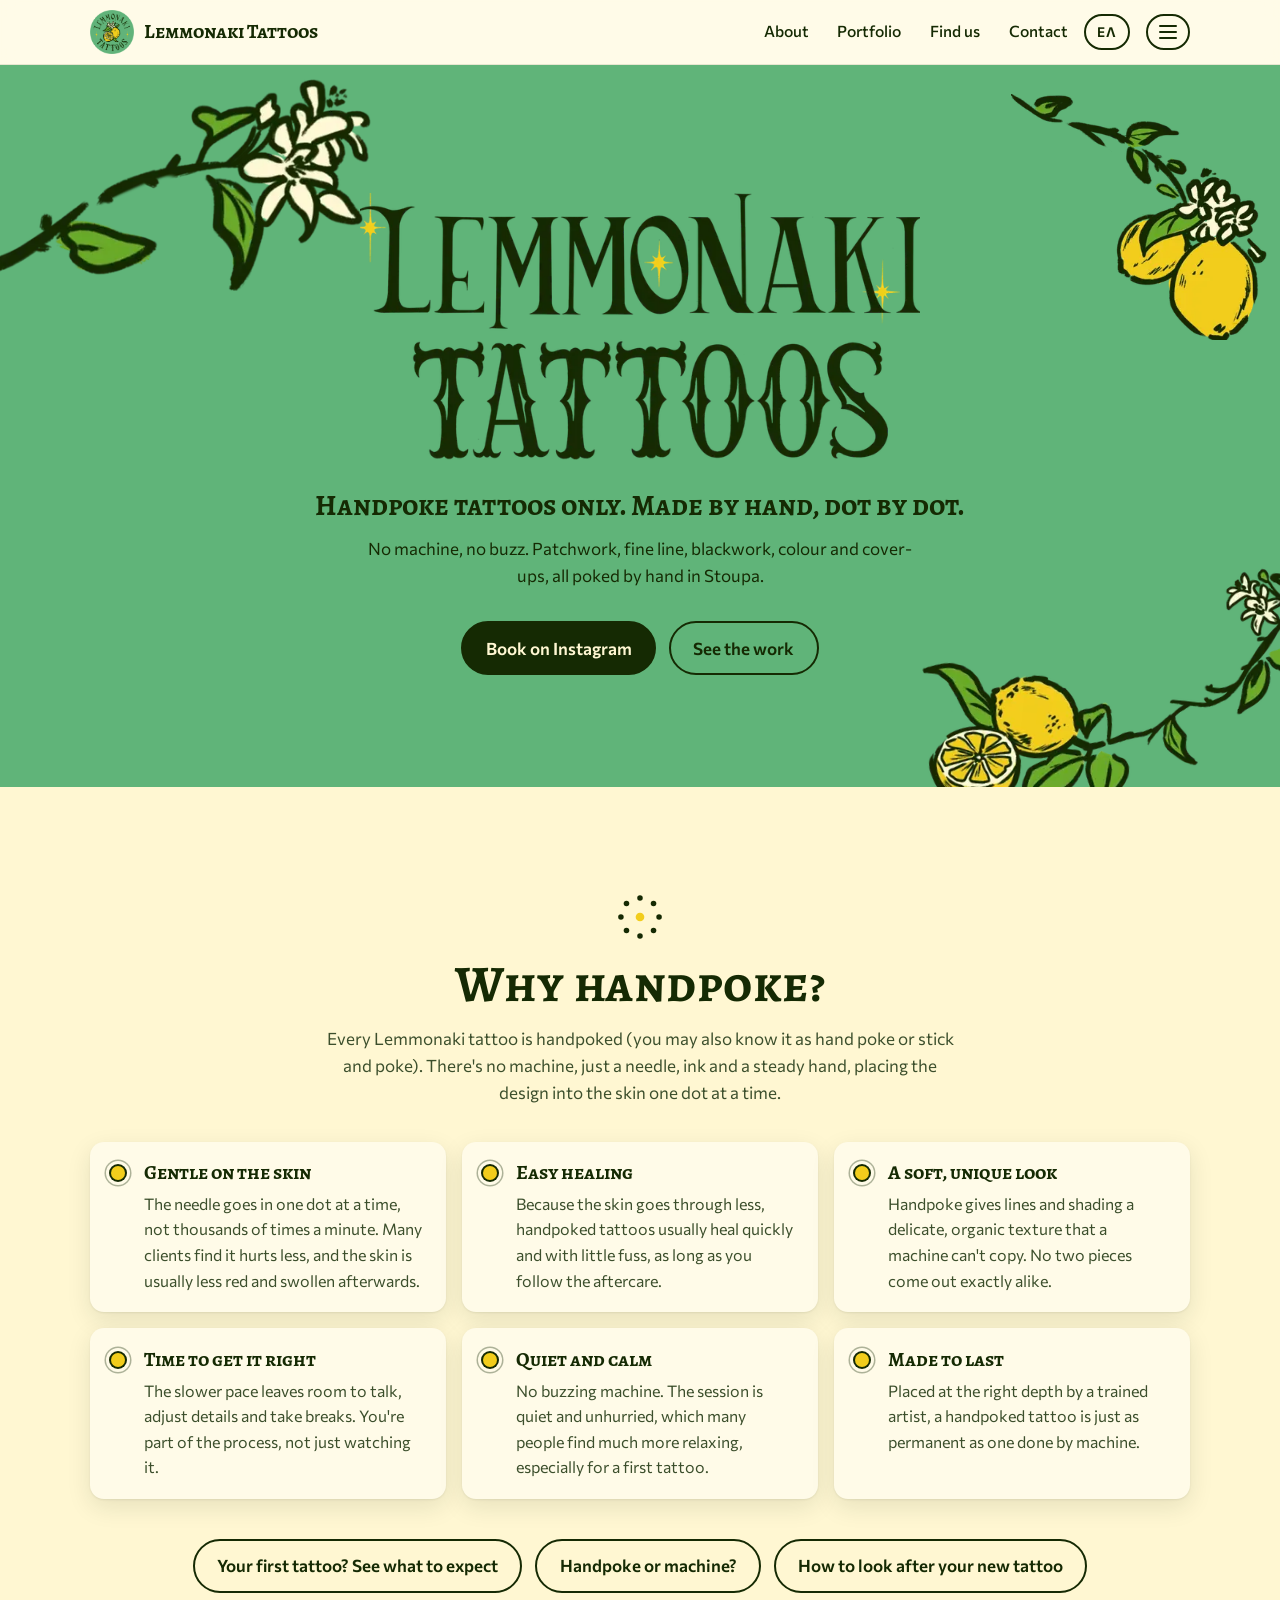
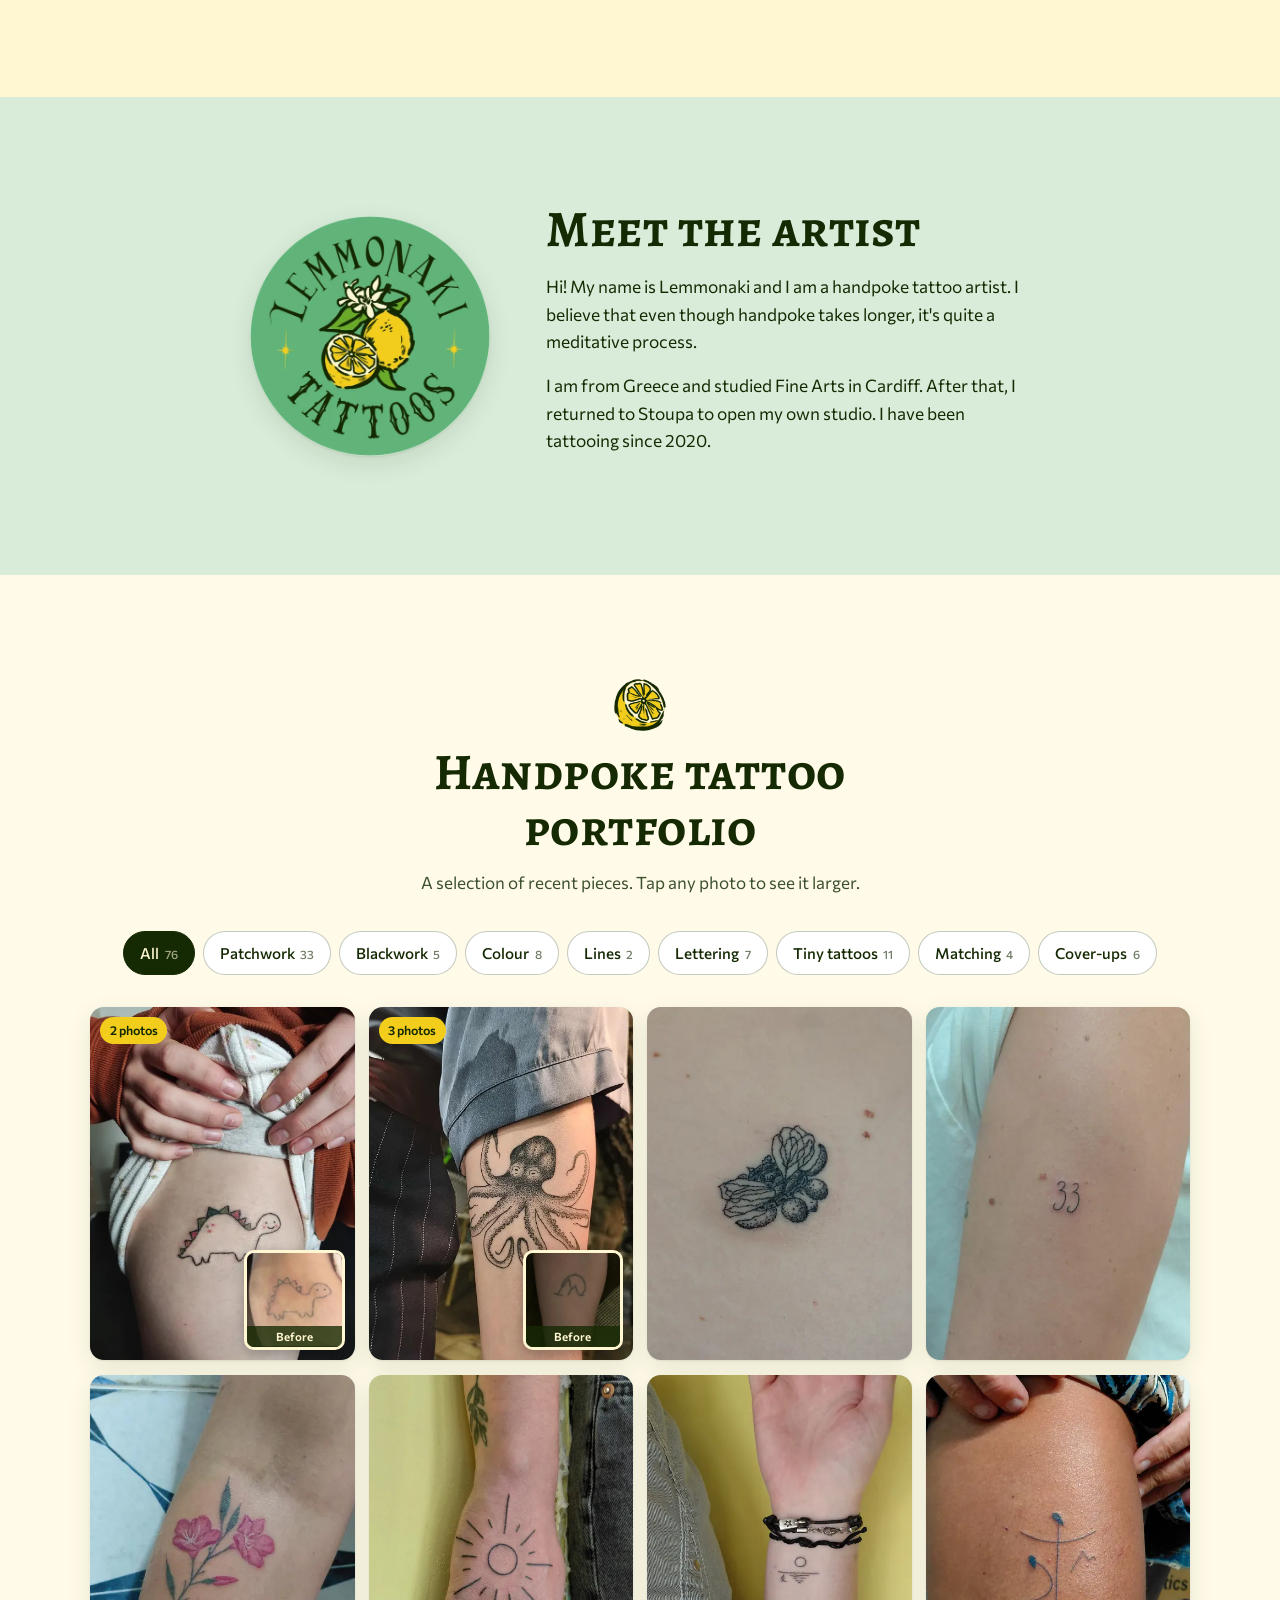
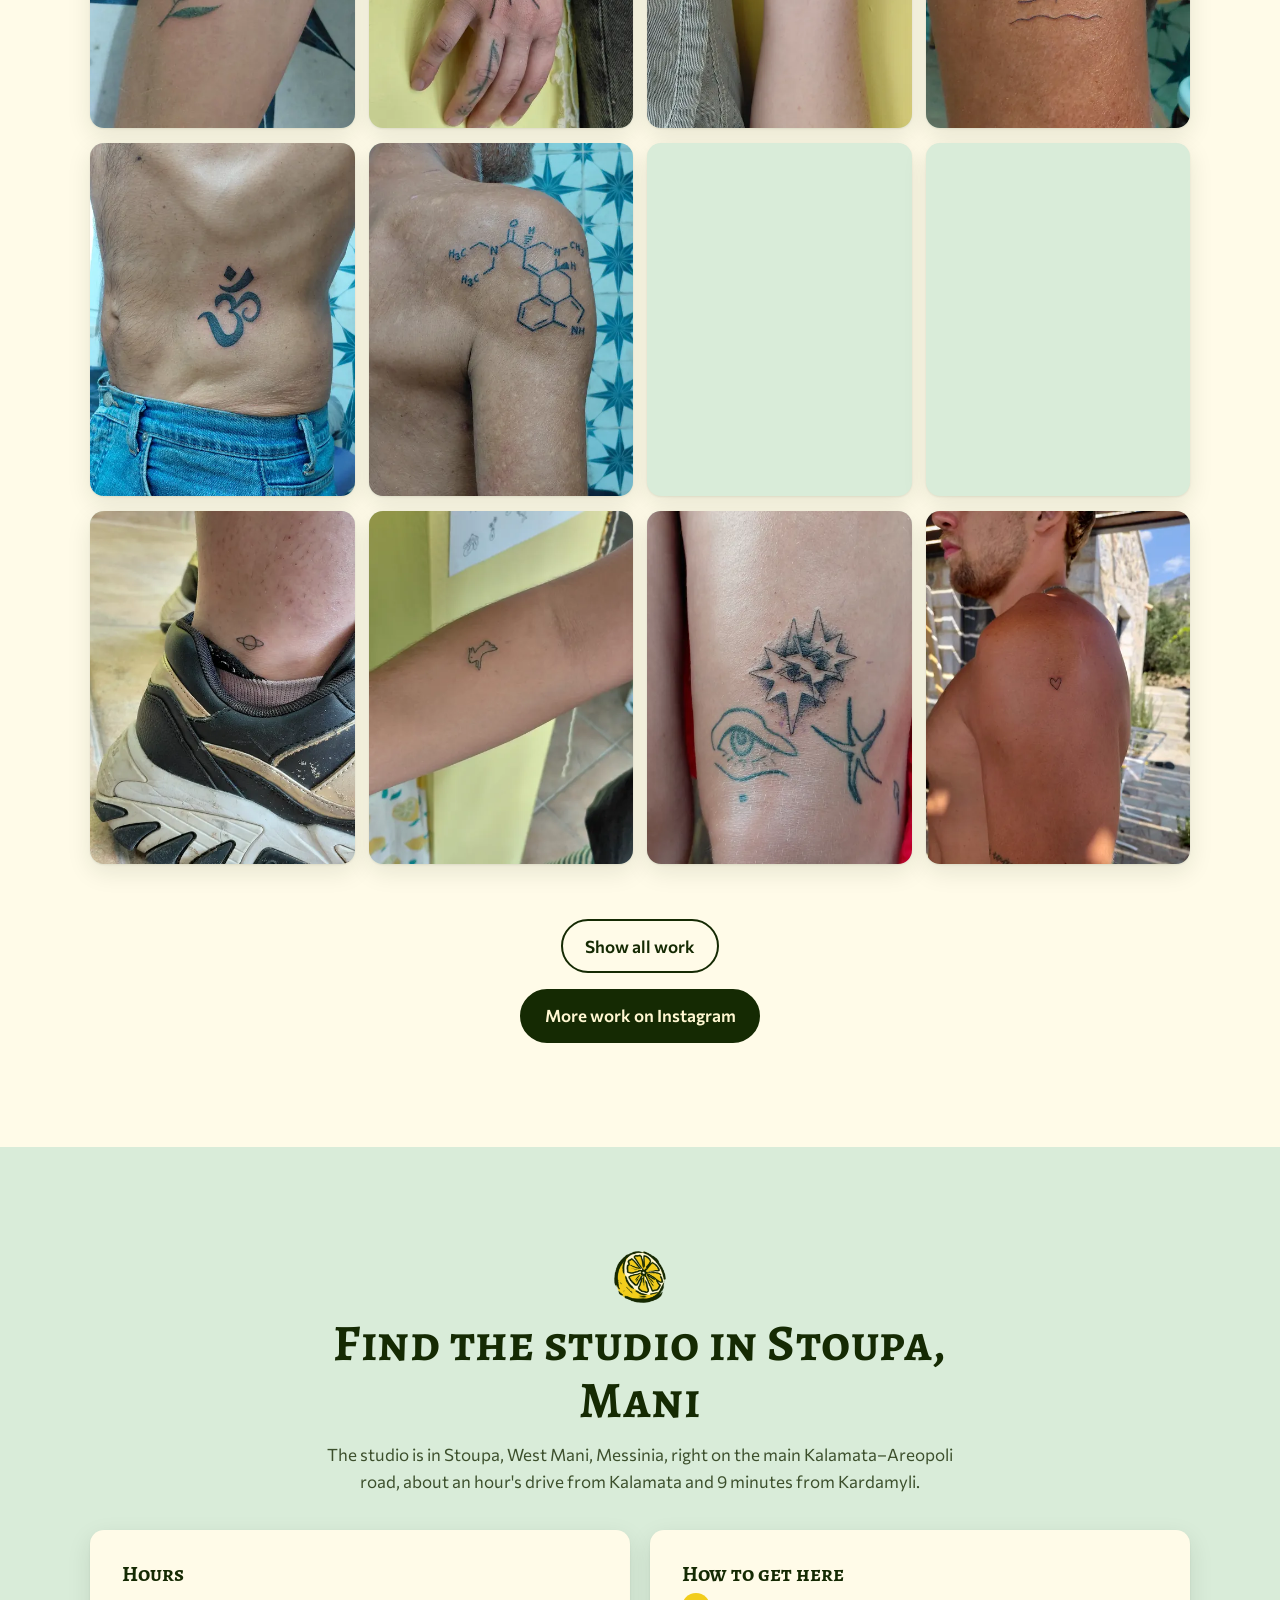
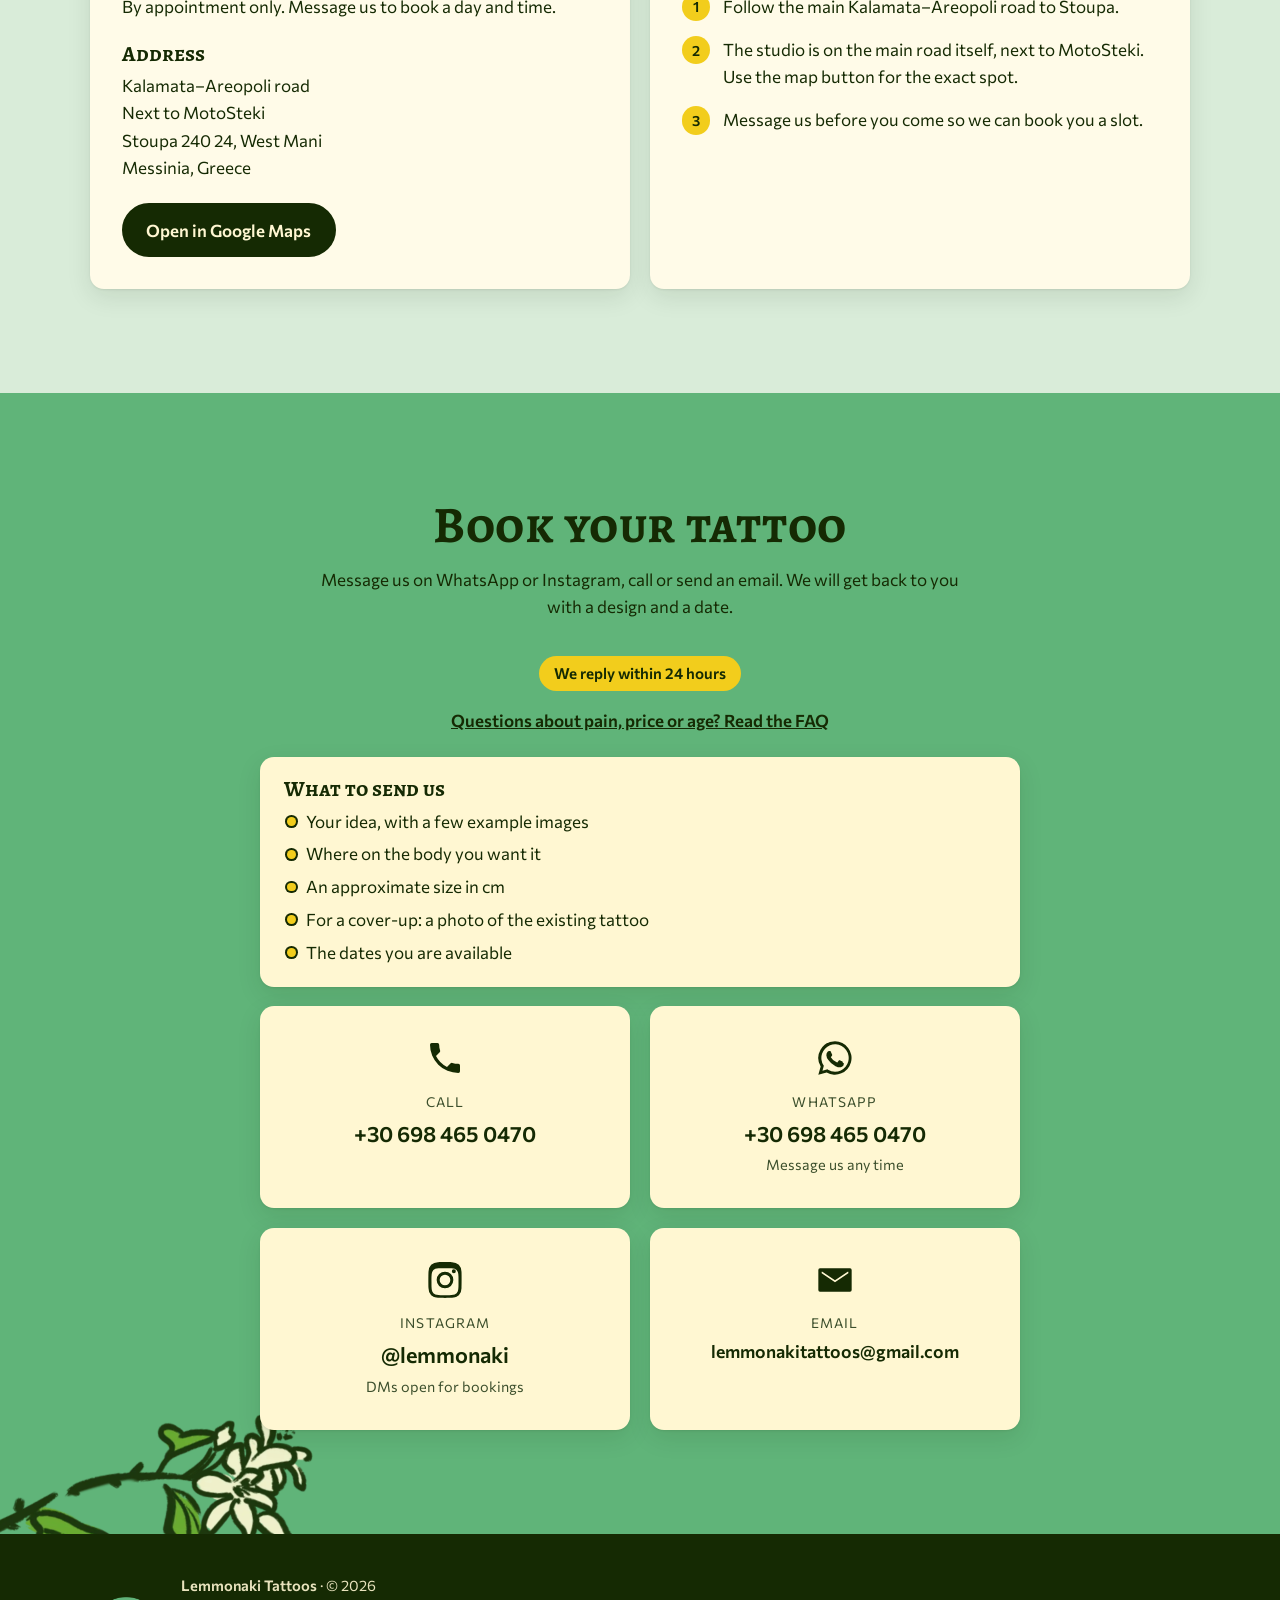
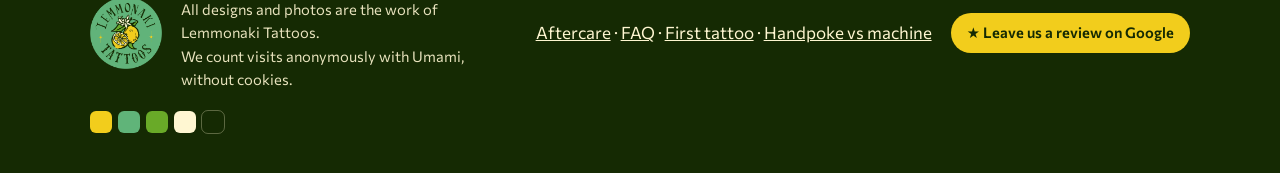
<file: index.html>
<!doctype html>
<html lang="en">
<head>
<meta charset="utf-8">
<meta name="viewport" content="width=device-width, initial-scale=1, viewport-fit=cover">
<title>Lemmonaki Tattoos — handpoke tattoo studio in Stoupa, Mani</title>
<meta name="description" content="Handpoke-only tattoo studio in Stoupa, West Mani. No machine: patchwork, fine line, blackwork, colour and cover-ups. Book via Instagram or phone.">
<meta name="theme-color" content="#60B479">
<link rel="canonical" href="https://lemmonakitattoos.gr/">
<link rel="alternate" hreflang="en" href="https://lemmonakitattoos.gr/">
<link rel="alternate" hreflang="el" href="https://lemmonakitattoos.gr/el/">
<link rel="alternate" hreflang="x-default" href="https://lemmonakitattoos.gr/">
<meta property="og:type" content="website">
<meta property="og:site_name" content="Lemmonaki Tattoos">
<meta property="og:url" content="https://lemmonakitattoos.gr/">
<meta property="og:locale" content="en_GB">
<meta property="og:title" content="Lemmonaki Tattoos — handpoke tattoo studio in Stoupa, Mani">
<meta property="og:description" content="Handpoke-only tattoo studio in Stoupa, West Mani. No machine: patchwork, fine line, blackwork, colour and cover-ups. Book via Instagram or phone.">
<meta property="og:image" content="https://lemmonakitattoos.gr/assets/img/og.jpg">
<meta property="og:image:width" content="1200">
<meta property="og:image:height" content="630">
<meta property="og:image:alt" content="Lemmonaki Tattoos logo framed by hand-drawn lemons, leaves and lemon blossom on a green background">
<meta name="twitter:card" content="summary_large_image">
<link rel="icon" href="favicon.ico" sizes="32x32">
<link rel="icon" type="image/png" sizes="32x32" href="favicon-32.png">
<link rel="icon" type="image/png" sizes="192x192" href="favicon-192.png">
<link rel="manifest" href="site.webmanifest">
<link rel="apple-touch-icon" href="apple-touch-icon.png">
<link rel="preload" href="assets/fonts/alegreya-sc-latin-700.woff2" as="font" type="font/woff2" crossorigin>
<link rel="stylesheet" href="assets/css/fonts.css">
<link rel="stylesheet" href="assets/css/style.css">
<script type="application/ld+json">{"@context": "https://schema.org", "@type": "TattooParlor", "@id": "https://lemmonakitattoos.gr/#business", "name": "Lemmonaki Tattoos", "description": "Handpoke-only tattoo studio in Stoupa, West Mani. No machine: patchwork, fine line, blackwork, colour and cover-ups.", "url": "https://lemmonakitattoos.gr/", "inLanguage": "en", "telephone": "+30 698 465 0470", "email": "lemmonakitattoos@gmail.com", "image": ["https://lemmonakitattoos.gr/assets/img/og.jpg"], "logo": "https://lemmonakitattoos.gr/assets/img/logo-round.webp", "availableLanguage": ["en", "el"], "address": {"@type": "PostalAddress", "streetAddress": "Kalamata–Areopoli road", "postalCode": "24024", "addressLocality": "Stoupa", "addressRegion": "Messinia", "addressCountry": "GR"}, "geo": {"@type": "GeoCoordinates", "latitude": 36.8463635, "longitude": 22.2651395}, "hasMap": "https://maps.app.goo.gl/YVg3DQzfwNBqYdTr5", "areaServed": [{"@type": "Place", "name": "Stoupa"}, {"@type": "AdministrativeArea", "name": "West Mani"}, {"@type": "AdministrativeArea", "name": "Messinia"}], "founder": {"@type": "Person", "name": "Lemmonaki"}, "hasOfferCatalog": {"@type": "OfferCatalog", "name": "Services", "itemListElement": [{"@type": "Offer", "itemOffered": {"@type": "Service", "name": "Patchwork"}}, {"@type": "Offer", "itemOffered": {"@type": "Service", "name": "Blackwork"}}, {"@type": "Offer", "itemOffered": {"@type": "Service", "name": "Fine line"}}, {"@type": "Offer", "itemOffered": {"@type": "Service", "name": "Colour tattoos"}}, {"@type": "Offer", "itemOffered": {"@type": "Service", "name": "Lettering"}}, {"@type": "Offer", "itemOffered": {"@type": "Service", "name": "Tiny tattoos"}}, {"@type": "Offer", "itemOffered": {"@type": "Service", "name": "Matching tattoos"}}, {"@type": "Offer", "itemOffered": {"@type": "Service", "name": "Cover-ups"}}]}, "sameAs": ["https://www.instagram.com/lemmonaki/", "https://www.google.com/maps?cid=1288237548464191530"]}</script>
<script defer src="https://cloud.umami.is/script.js" data-website-id="35a7164d-d36b-49da-b1da-f30c0a60820b" data-domains="lemmonakitattoos.gr"></script>
</head>
<body>
<a class="skip" href="#work">Skip to content</a>


<header class="topbar">
  <div class="wrap topbar-inner">
    <a class="brand" href="#top" aria-label="Lemmonaki Tattoos">
      <img src="assets/img/logo-round.webp" width="48" height="48" alt="">
      <span>Lemmonaki Tattoos</span>
    </a>
    <nav class="main-nav" aria-label="Main">
      <a href="#about">About</a>
      <a href="#work">Portfolio</a>
      <a href="#visit">Find us</a>
      <a href="#contact">Contact</a>
    </nav>
    <div class="lang"><a class="lang-btn" href="el/" hreflang="el" lang="el" data-umami-event="language" data-umami-event-to="el" title="Ελληνικά">ΕΛ<span class="visually-hidden"> Ελληνικά</span></a></div>
    <details class="menu">
      <summary aria-label="Menu" title="Menu"><span class="burger" aria-hidden="true"><i></i><i></i><i></i></span></summary>
      <nav class="menu-panel" aria-label="Menu">
        <ul>
          <li><a href="#top">Home</a></li>
          <li><a href="aftercare/">Aftercare</a></li>
          <li><a href="faq/">FAQ</a></li>
          <li><a href="first-tattoo/">First tattoo</a></li>
          <li><a href="handpoke-vs-machine/">Handpoke vs machine</a></li>
        </ul>
      </nav>
    </details>
  </div>
</header>

<main id="top">
  <section class="hero">
    <img class="deco deco-tl" fetchpriority="low" src="assets/img/branch-blossom.webp" srcset="assets/img/branch-blossom-450.webp 450w, assets/img/branch-blossom.webp 900w" sizes="(max-width: 720px) 62vw, clamp(220px, 32vw, 440px)" width="900" height="464" alt="">
    <img class="deco deco-tr" fetchpriority="low" src="assets/img/lemons-blossom.webp" srcset="assets/img/lemons-blossom-350.webp 350w, assets/img/lemons-blossom.webp 700w" sizes="(max-width: 720px) 32vw, clamp(150px, 20vw, 290px)" width="700" height="674" alt="">
    <img class="deco deco-bl" fetchpriority="low" src="assets/img/branch-lemons.webp" srcset="assets/img/branch-lemons-450.webp 450w, assets/img/branch-lemons.webp 900w" sizes="(max-width: 720px) 52vw, clamp(230px, 32vw, 460px)" width="900" height="621" alt="">
    <div class="wrap hero-inner">
      <h1>
        <img src="assets/img/wordmark.webp" srcset="assets/img/wordmark-700.webp 700w, assets/img/wordmark.webp 1400w" sizes="min(560px, 82vw)" width="1400" height="667" alt="Lemmonaki Tattoos" fetchpriority="high">
        <span class="visually-hidden">Handpoke tattoo studio in Stoupa, Mani</span>
      </h1>
      <p class="tagline">Handpoke tattoos only. Made by hand, dot by dot.</p>
      <p class="hero-text">No machine, no buzz. Patchwork, fine line, blackwork, colour and cover-ups, all poked by hand in Stoupa.</p>
      <div class="actions">
        <a class="btn btn-dark" href="https://www.instagram.com/lemmonaki/" rel="noopener" target="_blank" data-umami-event="instagram" data-umami-event-place="hero">Book on Instagram</a>
        <a class="btn btn-ghost" href="#work">See the work</a>
      </div>
    </div>
  </section>

  <section id="handpoke" class="section handpoke">
    <div class="wrap">
      <header class="section-head">
        <svg class="dots-mark" viewBox="0 0 60 60" aria-hidden="true"><g fill="currentColor">
          <circle cx="30" cy="8" r="3.2"/><circle cx="45.6" cy="14.4" r="3.2"/><circle cx="52" cy="30" r="3.2"/><circle cx="45.6" cy="45.6" r="3.2"/>
          <circle cx="30" cy="52" r="3.2"/><circle cx="14.4" cy="45.6" r="3.2"/><circle cx="8" cy="30" r="3.2"/><circle cx="14.4" cy="14.4" r="3.2"/>
          <circle cx="30" cy="30" r="5" fill="#F2CD1C"/></g></svg>
        <h2>Why handpoke?</h2>
        <p>Every Lemmonaki tattoo is handpoked (you may also know it as hand poke or stick and poke). There&#x27;s no machine, just a needle, ink and a steady hand, placing the design into the skin one dot at a time.</p>
      </header>
      <ul class="hp-points">
<li><h3>Gentle on the skin</h3><p>The needle goes in one dot at a time, not thousands of times a minute. Many clients find it hurts less, and the skin is usually less red and swollen afterwards.</p></li>
<li><h3>Easy healing</h3><p>Because the skin goes through less, handpoked tattoos usually heal quickly and with little fuss, as long as you follow the aftercare.</p></li>
<li><h3>A soft, unique look</h3><p>Handpoke gives lines and shading a delicate, organic texture that a machine can&#x27;t copy. No two pieces come out exactly alike.</p></li>
<li><h3>Time to get it right</h3><p>The slower pace leaves room to talk, adjust details and take breaks. You&#x27;re part of the process, not just watching it.</p></li>
<li><h3>Quiet and calm</h3><p>No buzzing machine. The session is quiet and unhurried, which many people find much more relaxing, especially for a first tattoo.</p></li>
<li><h3>Made to last</h3><p>Placed at the right depth by a trained artist, a handpoked tattoo is just as permanent as one done by machine.</p></li>
      </ul>
      <p class="more more-links"><a class="btn btn-ghost" href="first-tattoo/">Your first tattoo? See what to expect</a> <a class="btn btn-ghost" href="handpoke-vs-machine/">Handpoke or machine?</a> <a class="btn btn-ghost" href="aftercare/">How to look after your new tattoo</a></p>
    </div>
  </section>

  <section id="about" class="section about">
    <div class="wrap about-inner">
      <img class="about-mark" src="assets/img/logo-round.webp" width="240" height="240" alt="" loading="lazy">
      <div class="about-text">
        <h2>Meet the artist</h2>
<p>Hi! My name is Lemmonaki and I am a handpoke tattoo artist. I believe that even though handpoke takes longer, it&#x27;s quite a meditative process.</p>
<p>I am from Greece and studied Fine Arts in Cardiff. After that, I returned to Stoupa to open my own studio. I have been tattooing since 2020.</p>
      </div>
    </div>
  </section>

  <section id="work" class="section work">
    <div class="wrap">
      <header class="section-head">
        <img class="ornament" src="assets/img/lemon-slice.webp" width="56" height="56" alt="">
        <h2>Handpoke tattoo portfolio</h2>
        <p>A selection of recent pieces. Tap any photo to see it larger.</p>
      </header>
      <div class="filters" role="group" aria-label="Filter by style">
<button type="button" class="chip" aria-pressed="true" data-filter="all">All <small>76</small></button>
<button type="button" class="chip" aria-pressed="false" data-filter="patchwork">Patchwork <small>33</small></button>
<button type="button" class="chip" aria-pressed="false" data-filter="blackwork">Blackwork <small>5</small></button>
<button type="button" class="chip" aria-pressed="false" data-filter="colors">Colour <small>8</small></button>
<button type="button" class="chip" aria-pressed="false" data-filter="lines">Lines <small>2</small></button>
<button type="button" class="chip" aria-pressed="false" data-filter="lettering">Lettering <small>7</small></button>
<button type="button" class="chip" aria-pressed="false" data-filter="tiny-tattoos">Tiny tattoos <small>11</small></button>
<button type="button" class="chip" aria-pressed="false" data-filter="matching">Matching <small>4</small></button>
<button type="button" class="chip" aria-pressed="false" data-filter="coverups">Cover-ups <small>6</small></button>
      </div>
      <ul class="gallery" id="gallery">
<li class="tile" data-cat="coverups"><a href="assets/portfolio/coverups/handpoke-cover-up-tattoo-stoupa-05-after.webp" data-slides="[{&quot;src&quot;: &quot;assets/portfolio/coverups/handpoke-cover-up-tattoo-stoupa-05-before.webp&quot;, &quot;w&quot;: 1080, &quot;h&quot;: 1075, &quot;caption&quot;: &quot;Cover-ups · Before&quot;, &quot;alt&quot;: &quot;Cover-up, before: a faded, dotted dinosaur outline&quot;}, {&quot;src&quot;: &quot;assets/portfolio/coverups/handpoke-cover-up-tattoo-stoupa-05-after.webp&quot;, &quot;w&quot;: 1350, &quot;h&quot;: 1800, &quot;caption&quot;: &quot;Cover-ups · After&quot;, &quot;alt&quot;: &quot;Cover-up, after: the dinosaur redrawn with clean lines and colour, on the thigh&quot;}]"><img src="assets/portfolio/coverups/handpoke-cover-up-tattoo-stoupa-05-after-t.webp" width="720" height="960" alt="Cover-up, after: the dinosaur redrawn with clean lines and colour, on the thigh" srcset="assets/portfolio/coverups/handpoke-cover-up-tattoo-stoupa-05-after-t480.webp 480w, assets/portfolio/coverups/handpoke-cover-up-tattoo-stoupa-05-after-t.webp 720w" sizes="(max-width: 600px) calc(50vw - 21px), 300px" loading="lazy" decoding="async"><span class="inset"><img src="assets/portfolio/coverups/handpoke-cover-up-tattoo-stoupa-05-before-t.webp" width="720" height="717" alt="Cover-up, before: a faded, dotted dinosaur outline" srcset="assets/portfolio/coverups/handpoke-cover-up-tattoo-stoupa-05-before-t480.webp 480w, assets/portfolio/coverups/handpoke-cover-up-tattoo-stoupa-05-before-t.webp 720w" sizes="(max-width: 600px) 22vw, 140px" loading="lazy" decoding="async"><span>Before</span></span><span class="badge">2 photos</span></a></li>
<li class="tile" data-cat="coverups"><a href="assets/portfolio/coverups/handpoke-cover-up-tattoo-stoupa-06-after.webp" data-slides="[{&quot;src&quot;: &quot;assets/portfolio/coverups/handpoke-cover-up-tattoo-stoupa-06-before.webp&quot;, &quot;w&quot;: 893, &quot;h&quot;: 1230, &quot;caption&quot;: &quot;Cover-ups · Before&quot;, &quot;alt&quot;: &quot;Cover-up, before: a simple line tattoo on the forearm&quot;}, {&quot;src&quot;: &quot;assets/portfolio/coverups/handpoke-cover-up-tattoo-stoupa-06-during.webp&quot;, &quot;w&quot;: 622, &quot;h&quot;: 726, &quot;caption&quot;: &quot;Cover-ups · During&quot;, &quot;alt&quot;: &quot;Cover-up, during: the octopus outline drawn over the old tattoo&quot;}, {&quot;src&quot;: &quot;assets/portfolio/coverups/handpoke-cover-up-tattoo-stoupa-06-after.webp&quot;, &quot;w&quot;: 1350, &quot;h&quot;: 1800, &quot;caption&quot;: &quot;Cover-ups · After&quot;, &quot;alt&quot;: &quot;Cover-up, after: a dotwork octopus on the forearm&quot;}]"><img src="assets/portfolio/coverups/handpoke-cover-up-tattoo-stoupa-06-after-t.webp" width="720" height="960" alt="Cover-up, after: a dotwork octopus on the forearm" srcset="assets/portfolio/coverups/handpoke-cover-up-tattoo-stoupa-06-after-t480.webp 480w, assets/portfolio/coverups/handpoke-cover-up-tattoo-stoupa-06-after-t.webp 720w" sizes="(max-width: 600px) calc(50vw - 21px), 300px" loading="lazy" decoding="async"><span class="inset"><img src="assets/portfolio/coverups/handpoke-cover-up-tattoo-stoupa-06-before-t.webp" width="720" height="992" alt="Cover-up, before: a simple line tattoo on the forearm" srcset="assets/portfolio/coverups/handpoke-cover-up-tattoo-stoupa-06-before-t480.webp 480w, assets/portfolio/coverups/handpoke-cover-up-tattoo-stoupa-06-before-t.webp 720w" sizes="(max-width: 600px) 22vw, 140px" loading="lazy" decoding="async"><span>Before</span></span><span class="badge">3 photos</span></a></li>
<li class="tile" data-cat="patchwork"><a href="assets/portfolio/patchwork/handpoke-patchwork-tattoo-stoupa-033.webp" data-slides="[{&quot;src&quot;: &quot;assets/portfolio/patchwork/handpoke-patchwork-tattoo-stoupa-033.webp&quot;, &quot;w&quot;: 1350, &quot;h&quot;: 1800, &quot;caption&quot;: &quot;Patchwork&quot;, &quot;alt&quot;: &quot;A turtle-fly&quot;}]"><img src="assets/portfolio/patchwork/handpoke-patchwork-tattoo-stoupa-033-t.webp" width="720" height="960" alt="A turtle-fly" srcset="assets/portfolio/patchwork/handpoke-patchwork-tattoo-stoupa-033-t480.webp 480w, assets/portfolio/patchwork/handpoke-patchwork-tattoo-stoupa-033-t.webp 720w" sizes="(max-width: 600px) calc(50vw - 21px), 300px" loading="lazy" decoding="async"></a></li>
<li class="tile" data-cat="lettering"><a href="assets/portfolio/lettering/handpoke-lettering-tattoo-stoupa-007.webp" data-slides="[{&quot;src&quot;: &quot;assets/portfolio/lettering/handpoke-lettering-tattoo-stoupa-007.webp&quot;, &quot;w&quot;: 1350, &quot;h&quot;: 1800, &quot;caption&quot;: &quot;Lettering&quot;, &quot;alt&quot;: &quot;The number 33 on the arm&quot;}]"><img src="assets/portfolio/lettering/handpoke-lettering-tattoo-stoupa-007-t.webp" width="720" height="960" alt="The number 33 on the arm" srcset="assets/portfolio/lettering/handpoke-lettering-tattoo-stoupa-007-t480.webp 480w, assets/portfolio/lettering/handpoke-lettering-tattoo-stoupa-007-t.webp 720w" sizes="(max-width: 600px) calc(50vw - 21px), 300px" loading="lazy" decoding="async"></a></li>
<li class="tile" data-cat="colors"><a href="assets/portfolio/colors/handpoke-colour-tattoo-stoupa-008.webp" data-slides="[{&quot;src&quot;: &quot;assets/portfolio/colors/handpoke-colour-tattoo-stoupa-008.webp&quot;, &quot;w&quot;: 1350, &quot;h&quot;: 1800, &quot;caption&quot;: &quot;Colour&quot;, &quot;alt&quot;: &quot;Pink flowers with green leaves on the forearm&quot;}]"><img src="assets/portfolio/colors/handpoke-colour-tattoo-stoupa-008-t.webp" width="720" height="960" alt="Pink flowers with green leaves on the forearm" srcset="assets/portfolio/colors/handpoke-colour-tattoo-stoupa-008-t480.webp 480w, assets/portfolio/colors/handpoke-colour-tattoo-stoupa-008-t.webp 720w" sizes="(max-width: 600px) calc(50vw - 21px), 300px" loading="lazy" decoding="async"></a></li>
<li class="tile" data-cat="patchwork"><a href="assets/portfolio/patchwork/handpoke-patchwork-tattoo-stoupa-032.webp" data-slides="[{&quot;src&quot;: &quot;assets/portfolio/patchwork/handpoke-patchwork-tattoo-stoupa-032.webp&quot;, &quot;w&quot;: 1350, &quot;h&quot;: 1800, &quot;caption&quot;: &quot;Patchwork&quot;, &quot;alt&quot;: &quot;Sun outline on the back of the hand&quot;}]"><img src="assets/portfolio/patchwork/handpoke-patchwork-tattoo-stoupa-032-t.webp" width="720" height="960" alt="Sun outline on the back of the hand" srcset="assets/portfolio/patchwork/handpoke-patchwork-tattoo-stoupa-032-t480.webp 480w, assets/portfolio/patchwork/handpoke-patchwork-tattoo-stoupa-032-t.webp 720w" sizes="(max-width: 600px) calc(50vw - 21px), 300px" loading="lazy" decoding="async"></a></li>
<li class="tile" data-cat="tiny-tattoos"><a href="assets/portfolio/tiny-tattoos/handpoke-tiny-tattoo-stoupa-011.webp" data-slides="[{&quot;src&quot;: &quot;assets/portfolio/tiny-tattoos/handpoke-tiny-tattoo-stoupa-011.webp&quot;, &quot;w&quot;: 1350, &quot;h&quot;: 1800, &quot;caption&quot;: &quot;Tiny tattoos&quot;, &quot;alt&quot;: &quot;Tiny sun setting over the sea on the wrist&quot;}]"><img src="assets/portfolio/tiny-tattoos/handpoke-tiny-tattoo-stoupa-011-t.webp" width="720" height="960" alt="Tiny sun setting over the sea on the wrist" srcset="assets/portfolio/tiny-tattoos/handpoke-tiny-tattoo-stoupa-011-t480.webp 480w, assets/portfolio/tiny-tattoos/handpoke-tiny-tattoo-stoupa-011-t.webp 720w" sizes="(max-width: 600px) calc(50vw - 21px), 300px" loading="lazy" decoding="async"></a></li>
<li class="tile" data-cat="patchwork"><a href="assets/portfolio/patchwork/handpoke-patchwork-tattoo-stoupa-031.webp" data-slides="[{&quot;src&quot;: &quot;assets/portfolio/patchwork/handpoke-patchwork-tattoo-stoupa-031.webp&quot;, &quot;w&quot;: 1350, &quot;h&quot;: 1800, &quot;caption&quot;: &quot;Patchwork&quot;, &quot;alt&quot;: &quot;Ideogram of Stoupa made by Vassiliki Kateri&quot;}]"><img src="assets/portfolio/patchwork/handpoke-patchwork-tattoo-stoupa-031-t.webp" width="720" height="960" alt="Ideogram of Stoupa made by Vassiliki Kateri" srcset="assets/portfolio/patchwork/handpoke-patchwork-tattoo-stoupa-031-t480.webp 480w, assets/portfolio/patchwork/handpoke-patchwork-tattoo-stoupa-031-t.webp 720w" sizes="(max-width: 600px) calc(50vw - 21px), 300px" loading="lazy" decoding="async"></a></li>
<li class="tile" data-cat="blackwork"><a href="assets/portfolio/blackwork/handpoke-blackwork-tattoo-stoupa-005.webp" data-slides="[{&quot;src&quot;: &quot;assets/portfolio/blackwork/handpoke-blackwork-tattoo-stoupa-005.webp&quot;, &quot;w&quot;: 1350, &quot;h&quot;: 1800, &quot;caption&quot;: &quot;Blackwork&quot;, &quot;alt&quot;: &quot;Om symbol in solid black on the belly&quot;}]"><img src="assets/portfolio/blackwork/handpoke-blackwork-tattoo-stoupa-005-t.webp" width="720" height="960" alt="Om symbol in solid black on the belly" srcset="assets/portfolio/blackwork/handpoke-blackwork-tattoo-stoupa-005-t480.webp 480w, assets/portfolio/blackwork/handpoke-blackwork-tattoo-stoupa-005-t.webp 720w" sizes="(max-width: 600px) calc(50vw - 21px), 300px" loading="lazy" decoding="async"></a></li>
<li class="tile" data-cat="lettering"><a href="assets/portfolio/lettering/handpoke-lettering-tattoo-stoupa-006.webp" data-slides="[{&quot;src&quot;: &quot;assets/portfolio/lettering/handpoke-lettering-tattoo-stoupa-006.webp&quot;, &quot;w&quot;: 1350, &quot;h&quot;: 1800, &quot;caption&quot;: &quot;Lettering&quot;, &quot;alt&quot;: &quot;Chemical structure of a molecule on the shoulder&quot;}]"><img src="assets/portfolio/lettering/handpoke-lettering-tattoo-stoupa-006-t.webp" width="720" height="960" alt="Chemical structure of a molecule on the shoulder" srcset="assets/portfolio/lettering/handpoke-lettering-tattoo-stoupa-006-t480.webp 480w, assets/portfolio/lettering/handpoke-lettering-tattoo-stoupa-006-t.webp 720w" sizes="(max-width: 600px) calc(50vw - 21px), 300px" loading="lazy" decoding="async"></a></li>
<li class="tile" data-cat="tiny-tattoos"><a href="assets/portfolio/tiny-tattoos/handpoke-tiny-tattoo-stoupa-010.webp" data-slides="[{&quot;src&quot;: &quot;assets/portfolio/tiny-tattoos/handpoke-tiny-tattoo-stoupa-010.webp&quot;, &quot;w&quot;: 1350, &quot;h&quot;: 1800, &quot;caption&quot;: &quot;Tiny tattoos&quot;, &quot;alt&quot;: &quot;Sun, moon and star in a row on the forearm&quot;}]"><img src="assets/portfolio/tiny-tattoos/handpoke-tiny-tattoo-stoupa-010-t.webp" width="720" height="960" alt="Sun, moon and star in a row on the forearm" srcset="assets/portfolio/tiny-tattoos/handpoke-tiny-tattoo-stoupa-010-t480.webp 480w, assets/portfolio/tiny-tattoos/handpoke-tiny-tattoo-stoupa-010-t.webp 720w" sizes="(max-width: 600px) calc(50vw - 21px), 300px" loading="lazy" decoding="async"></a></li>
<li class="tile" data-cat="tiny-tattoos"><a href="assets/portfolio/tiny-tattoos/handpoke-tiny-tattoo-stoupa-007.webp" data-slides="[{&quot;src&quot;: &quot;assets/portfolio/tiny-tattoos/handpoke-tiny-tattoo-stoupa-007.webp&quot;, &quot;w&quot;: 1350, &quot;h&quot;: 1800, &quot;caption&quot;: &quot;Tiny tattoos&quot;, &quot;alt&quot;: &quot;Matching small four-pointed stars on two forearms&quot;}]"><img src="assets/portfolio/tiny-tattoos/handpoke-tiny-tattoo-stoupa-007-t.webp" width="720" height="960" alt="Matching small four-pointed stars on two forearms" srcset="assets/portfolio/tiny-tattoos/handpoke-tiny-tattoo-stoupa-007-t480.webp 480w, assets/portfolio/tiny-tattoos/handpoke-tiny-tattoo-stoupa-007-t.webp 720w" sizes="(max-width: 600px) calc(50vw - 21px), 300px" loading="lazy" decoding="async"></a></li>
<li class="tile" data-cat="tiny-tattoos"><a href="assets/portfolio/tiny-tattoos/handpoke-tiny-tattoo-stoupa-008.webp" data-slides="[{&quot;src&quot;: &quot;assets/portfolio/tiny-tattoos/handpoke-tiny-tattoo-stoupa-008.webp&quot;, &quot;w&quot;: 1350, &quot;h&quot;: 1800, &quot;caption&quot;: &quot;Tiny tattoos&quot;, &quot;alt&quot;: &quot;Tiny ringed planet on the ankle&quot;}]"><img src="assets/portfolio/tiny-tattoos/handpoke-tiny-tattoo-stoupa-008-t.webp" width="720" height="960" alt="Tiny ringed planet on the ankle" srcset="assets/portfolio/tiny-tattoos/handpoke-tiny-tattoo-stoupa-008-t480.webp 480w, assets/portfolio/tiny-tattoos/handpoke-tiny-tattoo-stoupa-008-t.webp 720w" sizes="(max-width: 600px) calc(50vw - 21px), 300px" loading="lazy" decoding="async"></a></li>
<li class="tile" data-cat="tiny-tattoos"><a href="assets/portfolio/tiny-tattoos/handpoke-tiny-tattoo-stoupa-009.webp" data-slides="[{&quot;src&quot;: &quot;assets/portfolio/tiny-tattoos/handpoke-tiny-tattoo-stoupa-009.webp&quot;, &quot;w&quot;: 1350, &quot;h&quot;: 1800, &quot;caption&quot;: &quot;Tiny tattoos&quot;, &quot;alt&quot;: &quot;Tiny leaping rabbit on the forearm&quot;}]"><img src="assets/portfolio/tiny-tattoos/handpoke-tiny-tattoo-stoupa-009-t.webp" width="720" height="960" alt="Tiny leaping rabbit on the forearm" srcset="assets/portfolio/tiny-tattoos/handpoke-tiny-tattoo-stoupa-009-t480.webp 480w, assets/portfolio/tiny-tattoos/handpoke-tiny-tattoo-stoupa-009-t.webp 720w" sizes="(max-width: 600px) calc(50vw - 21px), 300px" loading="lazy" decoding="async"></a></li>
<li class="tile" data-cat="patchwork"><a href="assets/portfolio/patchwork/handpoke-patchwork-tattoo-stoupa-030.webp" data-slides="[{&quot;src&quot;: &quot;assets/portfolio/patchwork/handpoke-patchwork-tattoo-stoupa-030.webp&quot;, &quot;w&quot;: 1350, &quot;h&quot;: 1800, &quot;caption&quot;: &quot;Patchwork&quot;, &quot;alt&quot;: &quot;Stars with an eye above the knee&quot;}]"><img src="assets/portfolio/patchwork/handpoke-patchwork-tattoo-stoupa-030-t.webp" width="720" height="960" alt="Stars with an eye above the knee" srcset="assets/portfolio/patchwork/handpoke-patchwork-tattoo-stoupa-030-t480.webp 480w, assets/portfolio/patchwork/handpoke-patchwork-tattoo-stoupa-030-t.webp 720w" sizes="(max-width: 600px) calc(50vw - 21px), 300px" loading="lazy" decoding="async"></a></li>
<li class="tile" data-cat="tiny-tattoos"><a href="assets/portfolio/tiny-tattoos/handpoke-tiny-tattoo-stoupa-006.webp" data-slides="[{&quot;src&quot;: &quot;assets/portfolio/tiny-tattoos/handpoke-tiny-tattoo-stoupa-006.webp&quot;, &quot;w&quot;: 1350, &quot;h&quot;: 1800, &quot;caption&quot;: &quot;Tiny tattoos&quot;, &quot;alt&quot;: &quot;Tiny heart on the shoulder blade&quot;}]"><img src="assets/portfolio/tiny-tattoos/handpoke-tiny-tattoo-stoupa-006-t.webp" width="720" height="960" alt="Tiny heart on the shoulder blade" srcset="assets/portfolio/tiny-tattoos/handpoke-tiny-tattoo-stoupa-006-t480.webp 480w, assets/portfolio/tiny-tattoos/handpoke-tiny-tattoo-stoupa-006-t.webp 720w" sizes="(max-width: 600px) calc(50vw - 21px), 300px" loading="lazy" decoding="async"></a></li>
<li class="tile" data-cat="patchwork"><a href="assets/portfolio/patchwork/handpoke-patchwork-tattoo-stoupa-029.webp" data-slides="[{&quot;src&quot;: &quot;assets/portfolio/patchwork/handpoke-patchwork-tattoo-stoupa-029.webp&quot;, &quot;w&quot;: 1350, &quot;h&quot;: 1800, &quot;caption&quot;: &quot;Patchwork&quot;, &quot;alt&quot;: &quot;The Fool tarot card on the calf&quot;}]"><img src="assets/portfolio/patchwork/handpoke-patchwork-tattoo-stoupa-029-t.webp" width="720" height="960" alt="The Fool tarot card on the calf" srcset="assets/portfolio/patchwork/handpoke-patchwork-tattoo-stoupa-029-t480.webp 480w, assets/portfolio/patchwork/handpoke-patchwork-tattoo-stoupa-029-t.webp 720w" sizes="(max-width: 600px) calc(50vw - 21px), 300px" loading="lazy" decoding="async"></a></li>
<li class="tile" data-cat="coverups"><a href="assets/portfolio/coverups/handpoke-cover-up-tattoo-stoupa-01-after.webp" data-slides="[{&quot;src&quot;: &quot;assets/portfolio/coverups/handpoke-cover-up-tattoo-stoupa-01-before.webp&quot;, &quot;w&quot;: 1350, &quot;h&quot;: 1800, &quot;caption&quot;: &quot;Cover-ups · Before&quot;, &quot;alt&quot;: &quot;Cover-up, before: a small wave tattoo on the forearm&quot;}, {&quot;src&quot;: &quot;assets/portfolio/coverups/handpoke-cover-up-tattoo-stoupa-01-after.webp&quot;, &quot;w&quot;: 1800, &quot;h&quot;: 1800, &quot;caption&quot;: &quot;Cover-ups · After&quot;, &quot;alt&quot;: &quot;Cover-up, after: a wave with sun rays added around it, on the forearm&quot;}]"><img src="assets/portfolio/coverups/handpoke-cover-up-tattoo-stoupa-01-after-t.webp" width="720" height="720" alt="Cover-up, after: a wave with sun rays added around it, on the forearm" srcset="assets/portfolio/coverups/handpoke-cover-up-tattoo-stoupa-01-after-t480.webp 480w, assets/portfolio/coverups/handpoke-cover-up-tattoo-stoupa-01-after-t.webp 720w" sizes="(max-width: 600px) calc(50vw - 21px), 300px" loading="lazy" decoding="async"><span class="inset"><img src="assets/portfolio/coverups/handpoke-cover-up-tattoo-stoupa-01-before-t.webp" width="720" height="960" alt="Cover-up, before: a small wave tattoo on the forearm" srcset="assets/portfolio/coverups/handpoke-cover-up-tattoo-stoupa-01-before-t480.webp 480w, assets/portfolio/coverups/handpoke-cover-up-tattoo-stoupa-01-before-t.webp 720w" sizes="(max-width: 600px) 22vw, 140px" loading="lazy" decoding="async"><span>Before</span></span><span class="badge">2 photos</span></a></li>
<li class="tile" data-cat="patchwork"><a href="assets/portfolio/patchwork/handpoke-patchwork-tattoo-stoupa-028.webp" data-slides="[{&quot;src&quot;: &quot;assets/portfolio/patchwork/handpoke-patchwork-tattoo-stoupa-028.webp&quot;, &quot;w&quot;: 1350, &quot;h&quot;: 1800, &quot;caption&quot;: &quot;Patchwork&quot;, &quot;alt&quot;: &quot;Eight-pointed star with an eye and dotwork shading&quot;}]"><img src="assets/portfolio/patchwork/handpoke-patchwork-tattoo-stoupa-028-t.webp" width="720" height="960" alt="Eight-pointed star with an eye and dotwork shading" srcset="assets/portfolio/patchwork/handpoke-patchwork-tattoo-stoupa-028-t480.webp 480w, assets/portfolio/patchwork/handpoke-patchwork-tattoo-stoupa-028-t.webp 720w" sizes="(max-width: 600px) calc(50vw - 21px), 300px" loading="lazy" decoding="async"></a></li>
<li class="tile" data-cat="coverups"><a href="assets/portfolio/coverups/handpoke-cover-up-tattoo-stoupa-03-after.webp" data-slides="[{&quot;src&quot;: &quot;assets/portfolio/coverups/handpoke-cover-up-tattoo-stoupa-03-before.webp&quot;, &quot;w&quot;: 1350, &quot;h&quot;: 1800, &quot;caption&quot;: &quot;Cover-ups · Before&quot;, &quot;alt&quot;: &quot;Cover-up, before: thin root lines on the upper back&quot;}, {&quot;src&quot;: &quot;assets/portfolio/coverups/handpoke-cover-up-tattoo-stoupa-03-after.webp&quot;, &quot;w&quot;: 1350, &quot;h&quot;: 1800, &quot;caption&quot;: &quot;Cover-ups · After&quot;, &quot;alt&quot;: &quot;Cover-up, after: branching lines like lightning, from the neck across the back&quot;}]"><img src="assets/portfolio/coverups/handpoke-cover-up-tattoo-stoupa-03-after-t.webp" width="720" height="960" alt="Cover-up, after: branching lines like lightning, from the neck across the back" srcset="assets/portfolio/coverups/handpoke-cover-up-tattoo-stoupa-03-after-t480.webp 480w, assets/portfolio/coverups/handpoke-cover-up-tattoo-stoupa-03-after-t.webp 720w" sizes="(max-width: 600px) calc(50vw - 21px), 300px" loading="lazy" decoding="async"><span class="inset"><img src="assets/portfolio/coverups/handpoke-cover-up-tattoo-stoupa-03-before-t.webp" width="720" height="960" alt="Cover-up, before: thin root lines on the upper back" srcset="assets/portfolio/coverups/handpoke-cover-up-tattoo-stoupa-03-before-t480.webp 480w, assets/portfolio/coverups/handpoke-cover-up-tattoo-stoupa-03-before-t.webp 720w" sizes="(max-width: 600px) 22vw, 140px" loading="lazy" decoding="async"><span>Before</span></span><span class="badge">2 photos</span></a></li>
<li class="tile" data-cat="matching"><a href="assets/portfolio/matching/handpoke-matching-tattoo-stoupa-004.webp" data-slides="[{&quot;src&quot;: &quot;assets/portfolio/matching/handpoke-matching-tattoo-stoupa-004.webp&quot;, &quot;w&quot;: 1350, &quot;h&quot;: 1800, &quot;caption&quot;: &quot;Matching&quot;, &quot;alt&quot;: &quot;Matching sea turtles on an ankle and on a forearm&quot;}]"><img src="assets/portfolio/matching/handpoke-matching-tattoo-stoupa-004-t.webp" width="720" height="960" alt="Matching sea turtles on an ankle and on a forearm" srcset="assets/portfolio/matching/handpoke-matching-tattoo-stoupa-004-t480.webp 480w, assets/portfolio/matching/handpoke-matching-tattoo-stoupa-004-t.webp 720w" sizes="(max-width: 600px) calc(50vw - 21px), 300px" loading="lazy" decoding="async"></a></li>
<li class="tile" data-cat="patchwork"><a href="assets/portfolio/patchwork/handpoke-patchwork-tattoo-stoupa-027.webp" data-slides="[{&quot;src&quot;: &quot;assets/portfolio/patchwork/handpoke-patchwork-tattoo-stoupa-027.webp&quot;, &quot;w&quot;: 1350, &quot;h&quot;: 1800, &quot;caption&quot;: &quot;Patchwork&quot;, &quot;alt&quot;: &quot;Message in a bottle on the lower leg&quot;}]"><img src="assets/portfolio/patchwork/handpoke-patchwork-tattoo-stoupa-027-t.webp" width="720" height="960" alt="Message in a bottle on the lower leg" srcset="assets/portfolio/patchwork/handpoke-patchwork-tattoo-stoupa-027-t480.webp 480w, assets/portfolio/patchwork/handpoke-patchwork-tattoo-stoupa-027-t.webp 720w" sizes="(max-width: 600px) calc(50vw - 21px), 300px" loading="lazy" decoding="async"></a></li>
<li class="tile" data-cat="coverups"><a href="assets/portfolio/coverups/handpoke-cover-up-tattoo-stoupa-02-after.webp" data-slides="[{&quot;src&quot;: &quot;assets/portfolio/coverups/handpoke-cover-up-tattoo-stoupa-02-before.webp&quot;, &quot;w&quot;: 1350, &quot;h&quot;: 1800, &quot;caption&quot;: &quot;Cover-ups · Before&quot;, &quot;alt&quot;: &quot;Cover-up, before: two black fish on the lower leg&quot;}, {&quot;src&quot;: &quot;assets/portfolio/coverups/handpoke-cover-up-tattoo-stoupa-02-after.webp&quot;, &quot;w&quot;: 1800, &quot;h&quot;: 1350, &quot;caption&quot;: &quot;Cover-ups · After&quot;, &quot;alt&quot;: &quot;Cover-up, after: the two fish redone in bright colour, on the lower leg&quot;}]"><img src="assets/portfolio/coverups/handpoke-cover-up-tattoo-stoupa-02-after-t.webp" width="720" height="540" alt="Cover-up, after: the two fish redone in bright colour, on the lower leg" srcset="assets/portfolio/coverups/handpoke-cover-up-tattoo-stoupa-02-after-t480.webp 480w, assets/portfolio/coverups/handpoke-cover-up-tattoo-stoupa-02-after-t.webp 720w" sizes="(max-width: 600px) calc(50vw - 21px), 300px" loading="lazy" decoding="async"><span class="inset"><img src="assets/portfolio/coverups/handpoke-cover-up-tattoo-stoupa-02-before-t.webp" width="720" height="960" alt="Cover-up, before: two black fish on the lower leg" srcset="assets/portfolio/coverups/handpoke-cover-up-tattoo-stoupa-02-before-t480.webp 480w, assets/portfolio/coverups/handpoke-cover-up-tattoo-stoupa-02-before-t.webp 720w" sizes="(max-width: 600px) 22vw, 140px" loading="lazy" decoding="async"><span>Before</span></span><span class="badge">2 photos</span></a></li>
<li class="tile" data-cat="patchwork"><a href="assets/portfolio/patchwork/handpoke-patchwork-tattoo-stoupa-026.webp" data-slides="[{&quot;src&quot;: &quot;assets/portfolio/patchwork/handpoke-patchwork-tattoo-stoupa-026.webp&quot;, &quot;w&quot;: 1350, &quot;h&quot;: 1800, &quot;caption&quot;: &quot;Patchwork&quot;, &quot;alt&quot;: &quot;Sun with long rays and small birds on the shoulder&quot;}]"><img src="assets/portfolio/patchwork/handpoke-patchwork-tattoo-stoupa-026-t.webp" width="720" height="960" alt="Sun with long rays and small birds on the shoulder" srcset="assets/portfolio/patchwork/handpoke-patchwork-tattoo-stoupa-026-t480.webp 480w, assets/portfolio/patchwork/handpoke-patchwork-tattoo-stoupa-026-t.webp 720w" sizes="(max-width: 600px) calc(50vw - 21px), 300px" loading="lazy" decoding="async"></a></li>
<li class="tile" data-cat="lettering"><a href="assets/portfolio/lettering/handpoke-lettering-tattoo-stoupa-005.webp" data-slides="[{&quot;src&quot;: &quot;assets/portfolio/lettering/handpoke-lettering-tattoo-stoupa-005.webp&quot;, &quot;w&quot;: 1350, &quot;h&quot;: 1800, &quot;caption&quot;: &quot;Lettering&quot;, &quot;alt&quot;: &quot;ΓΝΩΘΙ ΣΕΑΥΤΟΝ (know thyself) in Greek capitals on the forearm&quot;}]"><img src="assets/portfolio/lettering/handpoke-lettering-tattoo-stoupa-005-t.webp" width="720" height="960" alt="ΓΝΩΘΙ ΣΕΑΥΤΟΝ (know thyself) in Greek capitals on the forearm" srcset="assets/portfolio/lettering/handpoke-lettering-tattoo-stoupa-005-t480.webp 480w, assets/portfolio/lettering/handpoke-lettering-tattoo-stoupa-005-t.webp 720w" sizes="(max-width: 600px) calc(50vw - 21px), 300px" loading="lazy" decoding="async"></a></li>
<li class="tile" data-cat="tiny-tattoos"><a href="assets/portfolio/tiny-tattoos/handpoke-tiny-tattoo-stoupa-005.webp" data-slides="[{&quot;src&quot;: &quot;assets/portfolio/tiny-tattoos/handpoke-tiny-tattoo-stoupa-005.webp&quot;, &quot;w&quot;: 1350, &quot;h&quot;: 1800, &quot;caption&quot;: &quot;Tiny tattoos&quot;, &quot;alt&quot;: &quot;Lyra on the inner wrist&quot;}]"><img src="assets/portfolio/tiny-tattoos/handpoke-tiny-tattoo-stoupa-005-t.webp" width="720" height="960" alt="Lyra on the inner wrist" srcset="assets/portfolio/tiny-tattoos/handpoke-tiny-tattoo-stoupa-005-t480.webp 480w, assets/portfolio/tiny-tattoos/handpoke-tiny-tattoo-stoupa-005-t.webp 720w" sizes="(max-width: 600px) calc(50vw - 21px), 300px" loading="lazy" decoding="async"></a></li>
<li class="tile" data-cat="patchwork"><a href="assets/portfolio/patchwork/handpoke-patchwork-tattoo-stoupa-023.webp" data-slides="[{&quot;src&quot;: &quot;assets/portfolio/patchwork/handpoke-patchwork-tattoo-stoupa-023.webp&quot;, &quot;w&quot;: 1350, &quot;h&quot;: 1800, &quot;caption&quot;: &quot;Patchwork&quot;, &quot;alt&quot;: &quot;Bat wing with a small red symbol on the ribs&quot;}]"><img src="assets/portfolio/patchwork/handpoke-patchwork-tattoo-stoupa-023-t.webp" width="720" height="960" alt="Bat wing with a small red symbol on the ribs" srcset="assets/portfolio/patchwork/handpoke-patchwork-tattoo-stoupa-023-t480.webp 480w, assets/portfolio/patchwork/handpoke-patchwork-tattoo-stoupa-023-t.webp 720w" sizes="(max-width: 600px) calc(50vw - 21px), 300px" loading="lazy" decoding="async"></a></li>
<li class="tile" data-cat="patchwork"><a href="assets/portfolio/patchwork/handpoke-patchwork-tattoo-stoupa-024.webp" data-slides="[{&quot;src&quot;: &quot;assets/portfolio/patchwork/handpoke-patchwork-tattoo-stoupa-024.webp&quot;, &quot;w&quot;: 1350, &quot;h&quot;: 1800, &quot;caption&quot;: &quot;Patchwork&quot;, &quot;alt&quot;: &quot;Bony dragon wing with a red symbol on the ribs&quot;}]"><img src="assets/portfolio/patchwork/handpoke-patchwork-tattoo-stoupa-024-t.webp" width="720" height="960" alt="Bony dragon wing with a red symbol on the ribs" srcset="assets/portfolio/patchwork/handpoke-patchwork-tattoo-stoupa-024-t480.webp 480w, assets/portfolio/patchwork/handpoke-patchwork-tattoo-stoupa-024-t.webp 720w" sizes="(max-width: 600px) calc(50vw - 21px), 300px" loading="lazy" decoding="async"></a></li>
<li class="tile" data-cat="patchwork"><a href="assets/portfolio/patchwork/handpoke-patchwork-tattoo-stoupa-025.webp" data-slides="[{&quot;src&quot;: &quot;assets/portfolio/patchwork/handpoke-patchwork-tattoo-stoupa-025.webp&quot;, &quot;w&quot;: 1800, &quot;h&quot;: 1350, &quot;caption&quot;: &quot;Patchwork&quot;, &quot;alt&quot;: &quot;Pair of wings on either side of a red symbol, across the ribs&quot;}]"><img src="assets/portfolio/patchwork/handpoke-patchwork-tattoo-stoupa-025-t.webp" width="720" height="540" alt="Pair of wings on either side of a red symbol, across the ribs" srcset="assets/portfolio/patchwork/handpoke-patchwork-tattoo-stoupa-025-t480.webp 480w, assets/portfolio/patchwork/handpoke-patchwork-tattoo-stoupa-025-t.webp 720w" sizes="(max-width: 600px) calc(50vw - 21px), 300px" loading="lazy" decoding="async"></a></li>
<li class="tile" data-cat="patchwork"><a href="assets/portfolio/patchwork/handpoke-patchwork-tattoo-stoupa-021.webp" data-slides="[{&quot;src&quot;: &quot;assets/portfolio/patchwork/handpoke-patchwork-tattoo-stoupa-021.webp&quot;, &quot;w&quot;: 1374, &quot;h&quot;: 1800, &quot;caption&quot;: &quot;Patchwork&quot;, &quot;alt&quot;: &quot;Orca leaping from the waves inside a frame, on the back of the arm&quot;}]"><img src="assets/portfolio/patchwork/handpoke-patchwork-tattoo-stoupa-021-t.webp" width="720" height="943" alt="Orca leaping from the waves inside a frame, on the back of the arm" srcset="assets/portfolio/patchwork/handpoke-patchwork-tattoo-stoupa-021-t480.webp 480w, assets/portfolio/patchwork/handpoke-patchwork-tattoo-stoupa-021-t.webp 720w" sizes="(max-width: 600px) calc(50vw - 21px), 300px" loading="lazy" decoding="async"></a></li>
<li class="tile" data-cat="patchwork"><a href="assets/portfolio/patchwork/handpoke-patchwork-tattoo-stoupa-022.webp" data-slides="[{&quot;src&quot;: &quot;assets/portfolio/patchwork/handpoke-patchwork-tattoo-stoupa-022.webp&quot;, &quot;w&quot;: 1350, &quot;h&quot;: 1800, &quot;caption&quot;: &quot;Patchwork&quot;, &quot;alt&quot;: &quot;A trail of sparkles on the arm&quot;}]"><img src="assets/portfolio/patchwork/handpoke-patchwork-tattoo-stoupa-022-t.webp" width="720" height="960" alt="A trail of sparkles on the arm" srcset="assets/portfolio/patchwork/handpoke-patchwork-tattoo-stoupa-022-t480.webp 480w, assets/portfolio/patchwork/handpoke-patchwork-tattoo-stoupa-022-t.webp 720w" sizes="(max-width: 600px) calc(50vw - 21px), 300px" loading="lazy" decoding="async"></a></li>
<li class="tile" data-cat="blackwork"><a href="assets/portfolio/blackwork/handpoke-blackwork-tattoo-stoupa-004.webp" data-slides="[{&quot;src&quot;: &quot;assets/portfolio/blackwork/handpoke-blackwork-tattoo-stoupa-004.webp&quot;, &quot;w&quot;: 1350, &quot;h&quot;: 1800, &quot;caption&quot;: &quot;Blackwork&quot;, &quot;alt&quot;: &quot;Three dancing figures in solid black on the upper arm&quot;}]"><img src="assets/portfolio/blackwork/handpoke-blackwork-tattoo-stoupa-004-t.webp" width="720" height="960" alt="Three dancing figures in solid black on the upper arm" srcset="assets/portfolio/blackwork/handpoke-blackwork-tattoo-stoupa-004-t480.webp 480w, assets/portfolio/blackwork/handpoke-blackwork-tattoo-stoupa-004-t.webp 720w" sizes="(max-width: 600px) calc(50vw - 21px), 300px" loading="lazy" decoding="async"></a></li>
<li class="tile" data-cat="matching"><a href="assets/portfolio/matching/handpoke-matching-tattoo-stoupa-003.webp" data-slides="[{&quot;src&quot;: &quot;assets/portfolio/matching/handpoke-matching-tattoo-stoupa-003.webp&quot;, &quot;w&quot;: 1350, &quot;h&quot;: 1800, &quot;caption&quot;: &quot;Matching&quot;, &quot;alt&quot;: &quot;Matching fruit with little faces, one orange and one black, on two hips&quot;}]"><img src="assets/portfolio/matching/handpoke-matching-tattoo-stoupa-003-t.webp" width="720" height="960" alt="Matching fruit with little faces, one orange and one black, on two hips" srcset="assets/portfolio/matching/handpoke-matching-tattoo-stoupa-003-t480.webp 480w, assets/portfolio/matching/handpoke-matching-tattoo-stoupa-003-t.webp 720w" sizes="(max-width: 600px) calc(50vw - 21px), 300px" loading="lazy" decoding="async"></a></li>
<li class="tile" data-cat="coverups"><a href="assets/portfolio/coverups/handpoke-cover-up-tattoo-stoupa-04-after.webp" data-slides="[{&quot;src&quot;: &quot;assets/portfolio/coverups/handpoke-cover-up-tattoo-stoupa-04-before.webp&quot;, &quot;w&quot;: 984, &quot;h&quot;: 935, &quot;caption&quot;: &quot;Cover-ups · Before&quot;, &quot;alt&quot;: &quot;Cover-up, before: a starfish outline on the forearm&quot;}, {&quot;src&quot;: &quot;assets/portfolio/coverups/handpoke-cover-up-tattoo-stoupa-04-after.webp&quot;, &quot;w&quot;: 1350, &quot;h&quot;: 1800, &quot;caption&quot;: &quot;Cover-ups · After&quot;, &quot;alt&quot;: &quot;Cover-up, after: a sunflower on the forearm&quot;}]"><img src="assets/portfolio/coverups/handpoke-cover-up-tattoo-stoupa-04-after-t.webp" width="720" height="960" alt="Cover-up, after: a sunflower on the forearm" srcset="assets/portfolio/coverups/handpoke-cover-up-tattoo-stoupa-04-after-t480.webp 480w, assets/portfolio/coverups/handpoke-cover-up-tattoo-stoupa-04-after-t.webp 720w" sizes="(max-width: 600px) calc(50vw - 21px), 300px" loading="lazy" decoding="async"><span class="inset"><img src="assets/portfolio/coverups/handpoke-cover-up-tattoo-stoupa-04-before-t.webp" width="720" height="684" alt="Cover-up, before: a starfish outline on the forearm" srcset="assets/portfolio/coverups/handpoke-cover-up-tattoo-stoupa-04-before-t480.webp 480w, assets/portfolio/coverups/handpoke-cover-up-tattoo-stoupa-04-before-t.webp 720w" sizes="(max-width: 600px) 22vw, 140px" loading="lazy" decoding="async"><span>Before</span></span><span class="badge">2 photos</span></a></li>
<li class="tile" data-cat="patchwork"><a href="assets/portfolio/patchwork/handpoke-patchwork-tattoo-stoupa-020.webp" data-slides="[{&quot;src&quot;: &quot;assets/portfolio/patchwork/handpoke-patchwork-tattoo-stoupa-020.webp&quot;, &quot;w&quot;: 1350, &quot;h&quot;: 1800, &quot;caption&quot;: &quot;Patchwork&quot;, &quot;alt&quot;: &quot;Moka coffee pot on the leg&quot;}]"><img src="assets/portfolio/patchwork/handpoke-patchwork-tattoo-stoupa-020-t.webp" width="720" height="960" alt="Moka coffee pot on the leg" srcset="assets/portfolio/patchwork/handpoke-patchwork-tattoo-stoupa-020-t480.webp 480w, assets/portfolio/patchwork/handpoke-patchwork-tattoo-stoupa-020-t.webp 720w" sizes="(max-width: 600px) calc(50vw - 21px), 300px" loading="lazy" decoding="async"></a></li>
<li class="tile" data-cat="colors"><a href="assets/portfolio/colors/handpoke-colour-tattoo-stoupa-007.webp" data-slides="[{&quot;src&quot;: &quot;assets/portfolio/colors/handpoke-colour-tattoo-stoupa-007.webp&quot;, &quot;w&quot;: 1350, &quot;h&quot;: 1800, &quot;caption&quot;: &quot;Colour&quot;, &quot;alt&quot;: &quot;Lavender sprigs in purple and pink on the hip&quot;}]"><img src="assets/portfolio/colors/handpoke-colour-tattoo-stoupa-007-t.webp" width="720" height="960" alt="Lavender sprigs in purple and pink on the hip" srcset="assets/portfolio/colors/handpoke-colour-tattoo-stoupa-007-t480.webp 480w, assets/portfolio/colors/handpoke-colour-tattoo-stoupa-007-t.webp 720w" sizes="(max-width: 600px) calc(50vw - 21px), 300px" loading="lazy" decoding="async"></a></li>
<li class="tile" data-cat="patchwork"><a href="assets/portfolio/patchwork/handpoke-patchwork-tattoo-stoupa-019.webp" data-slides="[{&quot;src&quot;: &quot;assets/portfolio/patchwork/handpoke-patchwork-tattoo-stoupa-019.webp&quot;, &quot;w&quot;: 1350, &quot;h&quot;: 1800, &quot;caption&quot;: &quot;Patchwork&quot;, &quot;alt&quot;: &quot;Line drawing of cats and a dog on the forearm&quot;}]"><img src="assets/portfolio/patchwork/handpoke-patchwork-tattoo-stoupa-019-t.webp" width="720" height="960" alt="Line drawing of cats and a dog on the forearm" srcset="assets/portfolio/patchwork/handpoke-patchwork-tattoo-stoupa-019-t480.webp 480w, assets/portfolio/patchwork/handpoke-patchwork-tattoo-stoupa-019-t.webp 720w" sizes="(max-width: 600px) calc(50vw - 21px), 300px" loading="lazy" decoding="async"></a></li>
<li class="tile" data-cat="colors"><a href="assets/portfolio/colors/handpoke-colour-tattoo-stoupa-006.webp" data-slides="[{&quot;src&quot;: &quot;assets/portfolio/colors/handpoke-colour-tattoo-stoupa-006.webp&quot;, &quot;w&quot;: 1350, &quot;h&quot;: 1800, &quot;caption&quot;: &quot;Colour&quot;, &quot;alt&quot;: &quot;Pink flames on the hand&quot;}]"><img src="assets/portfolio/colors/handpoke-colour-tattoo-stoupa-006-t.webp" width="720" height="960" alt="Pink flames on the hand" srcset="assets/portfolio/colors/handpoke-colour-tattoo-stoupa-006-t480.webp 480w, assets/portfolio/colors/handpoke-colour-tattoo-stoupa-006-t.webp 720w" sizes="(max-width: 600px) calc(50vw - 21px), 300px" loading="lazy" decoding="async"></a></li>
<li class="tile" data-cat="matching"><a href="assets/portfolio/matching/handpoke-matching-tattoo-stoupa-001.webp" data-slides="[{&quot;src&quot;: &quot;assets/portfolio/matching/handpoke-matching-tattoo-stoupa-001.webp&quot;, &quot;w&quot;: 1350, &quot;h&quot;: 1800, &quot;caption&quot;: &quot;Matching&quot;, &quot;alt&quot;: &quot;Matching abstract design on the hip, one of a pair&quot;}]"><img src="assets/portfolio/matching/handpoke-matching-tattoo-stoupa-001-t.webp" width="720" height="960" alt="Matching abstract design on the hip, one of a pair" srcset="assets/portfolio/matching/handpoke-matching-tattoo-stoupa-001-t480.webp 480w, assets/portfolio/matching/handpoke-matching-tattoo-stoupa-001-t.webp 720w" sizes="(max-width: 600px) calc(50vw - 21px), 300px" loading="lazy" decoding="async"></a></li>
<li class="tile" data-cat="matching"><a href="assets/portfolio/matching/handpoke-matching-tattoo-stoupa-002.webp" data-slides="[{&quot;src&quot;: &quot;assets/portfolio/matching/handpoke-matching-tattoo-stoupa-002.webp&quot;, &quot;w&quot;: 1350, &quot;h&quot;: 1800, &quot;caption&quot;: &quot;Matching&quot;, &quot;alt&quot;: &quot;Matching abstract design on the hip, the other of the pair&quot;}]"><img src="assets/portfolio/matching/handpoke-matching-tattoo-stoupa-002-t.webp" width="720" height="960" alt="Matching abstract design on the hip, the other of the pair" srcset="assets/portfolio/matching/handpoke-matching-tattoo-stoupa-002-t480.webp 480w, assets/portfolio/matching/handpoke-matching-tattoo-stoupa-002-t.webp 720w" sizes="(max-width: 600px) calc(50vw - 21px), 300px" loading="lazy" decoding="async"></a></li>
<li class="tile" data-cat="patchwork"><a href="assets/portfolio/patchwork/handpoke-patchwork-tattoo-stoupa-018.webp" data-slides="[{&quot;src&quot;: &quot;assets/portfolio/patchwork/handpoke-patchwork-tattoo-stoupa-018.webp&quot;, &quot;w&quot;: 1350, &quot;h&quot;: 1800, &quot;caption&quot;: &quot;Patchwork&quot;, &quot;alt&quot;: &quot;Detailed beetle on the forearm&quot;}]"><img src="assets/portfolio/patchwork/handpoke-patchwork-tattoo-stoupa-018-t.webp" width="720" height="960" alt="Detailed beetle on the forearm" srcset="assets/portfolio/patchwork/handpoke-patchwork-tattoo-stoupa-018-t480.webp 480w, assets/portfolio/patchwork/handpoke-patchwork-tattoo-stoupa-018-t.webp 720w" sizes="(max-width: 600px) calc(50vw - 21px), 300px" loading="lazy" decoding="async"></a></li>
<li class="tile" data-cat="patchwork"><a href="assets/portfolio/patchwork/handpoke-patchwork-tattoo-stoupa-017.webp" data-slides="[{&quot;src&quot;: &quot;assets/portfolio/patchwork/handpoke-patchwork-tattoo-stoupa-017.webp&quot;, &quot;w&quot;: 1350, &quot;h&quot;: 1800, &quot;caption&quot;: &quot;Patchwork&quot;, &quot;alt&quot;: &quot;Outline of a dog on the hip&quot;}]"><img src="assets/portfolio/patchwork/handpoke-patchwork-tattoo-stoupa-017-t.webp" width="720" height="960" alt="Outline of a dog on the hip" srcset="assets/portfolio/patchwork/handpoke-patchwork-tattoo-stoupa-017-t480.webp 480w, assets/portfolio/patchwork/handpoke-patchwork-tattoo-stoupa-017-t.webp 720w" sizes="(max-width: 600px) calc(50vw - 21px), 300px" loading="lazy" decoding="async"></a></li>
<li class="tile" data-cat="patchwork"><a href="assets/portfolio/patchwork/handpoke-patchwork-tattoo-stoupa-016.webp" data-slides="[{&quot;src&quot;: &quot;assets/portfolio/patchwork/handpoke-patchwork-tattoo-stoupa-016.webp&quot;, &quot;w&quot;: 1350, &quot;h&quot;: 1800, &quot;caption&quot;: &quot;Patchwork&quot;, &quot;alt&quot;: &quot;Sloth holding a little bird, fine lines on the upper arm&quot;}]"><img src="assets/portfolio/patchwork/handpoke-patchwork-tattoo-stoupa-016-t.webp" width="720" height="960" alt="Sloth holding a little bird, fine lines on the upper arm" srcset="assets/portfolio/patchwork/handpoke-patchwork-tattoo-stoupa-016-t480.webp 480w, assets/portfolio/patchwork/handpoke-patchwork-tattoo-stoupa-016-t.webp 720w" sizes="(max-width: 600px) calc(50vw - 21px), 300px" loading="lazy" decoding="async"></a></li>
<li class="tile" data-cat="tiny-tattoos"><a href="assets/portfolio/tiny-tattoos/handpoke-tiny-tattoo-stoupa-004.webp" data-slides="[{&quot;src&quot;: &quot;assets/portfolio/tiny-tattoos/handpoke-tiny-tattoo-stoupa-004.webp&quot;, &quot;w&quot;: 1012, &quot;h&quot;: 1800, &quot;caption&quot;: &quot;Tiny tattoos&quot;, &quot;alt&quot;: &quot;Small symbols on the fingers&quot;}]"><img src="assets/portfolio/tiny-tattoos/handpoke-tiny-tattoo-stoupa-004-t.webp" width="720" height="1280" alt="Small symbols on the fingers" srcset="assets/portfolio/tiny-tattoos/handpoke-tiny-tattoo-stoupa-004-t480.webp 480w, assets/portfolio/tiny-tattoos/handpoke-tiny-tattoo-stoupa-004-t.webp 720w" sizes="(max-width: 600px) calc(50vw - 21px), 300px" loading="lazy" decoding="async"></a></li>
<li class="tile" data-cat="patchwork"><a href="assets/portfolio/patchwork/handpoke-patchwork-tattoo-stoupa-015.webp" data-slides="[{&quot;src&quot;: &quot;assets/portfolio/patchwork/handpoke-patchwork-tattoo-stoupa-015.webp&quot;, &quot;w&quot;: 1012, &quot;h&quot;: 1800, &quot;caption&quot;: &quot;Patchwork&quot;, &quot;alt&quot;: &quot;Ladybird with heart spots on the lower leg&quot;}]"><img src="assets/portfolio/patchwork/handpoke-patchwork-tattoo-stoupa-015-t.webp" width="720" height="1280" alt="Ladybird with heart spots on the lower leg" srcset="assets/portfolio/patchwork/handpoke-patchwork-tattoo-stoupa-015-t480.webp 480w, assets/portfolio/patchwork/handpoke-patchwork-tattoo-stoupa-015-t.webp 720w" sizes="(max-width: 600px) calc(50vw - 21px), 300px" loading="lazy" decoding="async"></a></li>
<li class="tile" data-cat="lettering"><a href="assets/portfolio/lettering/handpoke-lettering-tattoo-stoupa-004.webp" data-slides="[{&quot;src&quot;: &quot;assets/portfolio/lettering/handpoke-lettering-tattoo-stoupa-004.webp&quot;, &quot;w&quot;: 1012, &quot;h&quot;: 1800, &quot;caption&quot;: &quot;Lettering&quot;, &quot;alt&quot;: &quot;The number 1.618, the golden ratio, on the chest&quot;}]"><img src="assets/portfolio/lettering/handpoke-lettering-tattoo-stoupa-004-t.webp" width="720" height="1280" alt="The number 1.618, the golden ratio, on the chest" srcset="assets/portfolio/lettering/handpoke-lettering-tattoo-stoupa-004-t480.webp 480w, assets/portfolio/lettering/handpoke-lettering-tattoo-stoupa-004-t.webp 720w" sizes="(max-width: 600px) calc(50vw - 21px), 300px" loading="lazy" decoding="async"></a></li>
<li class="tile" data-cat="lettering"><a href="assets/portfolio/lettering/handpoke-lettering-tattoo-stoupa-003.webp" data-slides="[{&quot;src&quot;: &quot;assets/portfolio/lettering/handpoke-lettering-tattoo-stoupa-003.webp&quot;, &quot;w&quot;: 1800, &quot;h&quot;: 1013, &quot;caption&quot;: &quot;Lettering&quot;, &quot;alt&quot;: &quot;Arabic script along the forearm&quot;}]"><img src="assets/portfolio/lettering/handpoke-lettering-tattoo-stoupa-003-t.webp" width="720" height="405" alt="Arabic script along the forearm" srcset="assets/portfolio/lettering/handpoke-lettering-tattoo-stoupa-003-t480.webp 480w, assets/portfolio/lettering/handpoke-lettering-tattoo-stoupa-003-t.webp 720w" sizes="(max-width: 600px) calc(50vw - 21px), 300px" loading="lazy" decoding="async"></a></li>
<li class="tile" data-cat="patchwork"><a href="assets/portfolio/patchwork/handpoke-patchwork-tattoo-stoupa-014.webp" data-slides="[{&quot;src&quot;: &quot;assets/portfolio/patchwork/handpoke-patchwork-tattoo-stoupa-014.webp&quot;, &quot;w&quot;: 1012, &quot;h&quot;: 1800, &quot;caption&quot;: &quot;Patchwork&quot;, &quot;alt&quot;: &quot;Four-pointed sparkle on the hand&quot;}]"><img src="assets/portfolio/patchwork/handpoke-patchwork-tattoo-stoupa-014-t.webp" width="720" height="1280" alt="Four-pointed sparkle on the hand" srcset="assets/portfolio/patchwork/handpoke-patchwork-tattoo-stoupa-014-t480.webp 480w, assets/portfolio/patchwork/handpoke-patchwork-tattoo-stoupa-014-t.webp 720w" sizes="(max-width: 600px) calc(50vw - 21px), 300px" loading="lazy" decoding="async"></a></li>
<li class="tile" data-cat="lettering"><a href="assets/portfolio/lettering/handpoke-lettering-tattoo-stoupa-002.webp" data-slides="[{&quot;src&quot;: &quot;assets/portfolio/lettering/handpoke-lettering-tattoo-stoupa-002.webp&quot;, &quot;w&quot;: 1012, &quot;h&quot;: 1800, &quot;caption&quot;: &quot;Lettering&quot;, &quot;alt&quot;: &quot;Στούπα (Stoupa) handwritten with a little heart, on the ankle&quot;}]"><img src="assets/portfolio/lettering/handpoke-lettering-tattoo-stoupa-002-t.webp" width="720" height="1280" alt="Στούπα (Stoupa) handwritten with a little heart, on the ankle" srcset="assets/portfolio/lettering/handpoke-lettering-tattoo-stoupa-002-t480.webp 480w, assets/portfolio/lettering/handpoke-lettering-tattoo-stoupa-002-t.webp 720w" sizes="(max-width: 600px) calc(50vw - 21px), 300px" loading="lazy" decoding="async"></a></li>
<li class="tile" data-cat="tiny-tattoos"><a href="assets/portfolio/tiny-tattoos/handpoke-tiny-tattoo-stoupa-003.webp" data-slides="[{&quot;src&quot;: &quot;assets/portfolio/tiny-tattoos/handpoke-tiny-tattoo-stoupa-003.webp&quot;, &quot;w&quot;: 1012, &quot;h&quot;: 1800, &quot;caption&quot;: &quot;Tiny tattoos&quot;, &quot;alt&quot;: &quot;Tiny bee on the thigh&quot;}]"><img src="assets/portfolio/tiny-tattoos/handpoke-tiny-tattoo-stoupa-003-t.webp" width="720" height="1280" alt="Tiny bee on the thigh" srcset="assets/portfolio/tiny-tattoos/handpoke-tiny-tattoo-stoupa-003-t480.webp 480w, assets/portfolio/tiny-tattoos/handpoke-tiny-tattoo-stoupa-003-t.webp 720w" sizes="(max-width: 600px) calc(50vw - 21px), 300px" loading="lazy" decoding="async"></a></li>
<li class="tile" data-cat="lines"><a href="assets/portfolio/lines/handpoke-fine-line-tattoo-stoupa-002.webp" data-slides="[{&quot;src&quot;: &quot;assets/portfolio/lines/handpoke-fine-line-tattoo-stoupa-002.webp&quot;, &quot;w&quot;: 1012, &quot;h&quot;: 1800, &quot;caption&quot;: &quot;Lines&quot;, &quot;alt&quot;: &quot;Long fine line winding down the arm&quot;}]"><img src="assets/portfolio/lines/handpoke-fine-line-tattoo-stoupa-002-t.webp" width="720" height="1280" alt="Long fine line winding down the arm" srcset="assets/portfolio/lines/handpoke-fine-line-tattoo-stoupa-002-t480.webp 480w, assets/portfolio/lines/handpoke-fine-line-tattoo-stoupa-002-t.webp 720w" sizes="(max-width: 600px) calc(50vw - 21px), 300px" loading="lazy" decoding="async"></a></li>
<li class="tile" data-cat="patchwork"><a href="assets/portfolio/patchwork/handpoke-patchwork-tattoo-stoupa-013.webp" data-slides="[{&quot;src&quot;: &quot;assets/portfolio/patchwork/handpoke-patchwork-tattoo-stoupa-013.webp&quot;, &quot;w&quot;: 1012, &quot;h&quot;: 1800, &quot;caption&quot;: &quot;Patchwork&quot;, &quot;alt&quot;: &quot;Three tall Araucaria trees with roots on the upper arm&quot;}]"><img src="assets/portfolio/patchwork/handpoke-patchwork-tattoo-stoupa-013-t.webp" width="720" height="1280" alt="Three tall Araucaria trees with roots on the upper arm" srcset="assets/portfolio/patchwork/handpoke-patchwork-tattoo-stoupa-013-t480.webp 480w, assets/portfolio/patchwork/handpoke-patchwork-tattoo-stoupa-013-t.webp 720w" sizes="(max-width: 600px) calc(50vw - 21px), 300px" loading="lazy" decoding="async"></a></li>
<li class="tile" data-cat="patchwork"><a href="assets/portfolio/patchwork/handpoke-patchwork-tattoo-stoupa-012.webp" data-slides="[{&quot;src&quot;: &quot;assets/portfolio/patchwork/handpoke-patchwork-tattoo-stoupa-012.webp&quot;, &quot;w&quot;: 1012, &quot;h&quot;: 1800, &quot;caption&quot;: &quot;Patchwork&quot;, &quot;alt&quot;: &quot;Cat in heart locket on the arm&quot;}]"><img src="assets/portfolio/patchwork/handpoke-patchwork-tattoo-stoupa-012-t.webp" width="720" height="1280" alt="Cat in heart locket on the arm" srcset="assets/portfolio/patchwork/handpoke-patchwork-tattoo-stoupa-012-t480.webp 480w, assets/portfolio/patchwork/handpoke-patchwork-tattoo-stoupa-012-t.webp 720w" sizes="(max-width: 600px) calc(50vw - 21px), 300px" loading="lazy" decoding="async"></a></li>
<li class="tile" data-cat="patchwork"><a href="assets/portfolio/patchwork/handpoke-patchwork-tattoo-stoupa-011.webp" data-slides="[{&quot;src&quot;: &quot;assets/portfolio/patchwork/handpoke-patchwork-tattoo-stoupa-011.webp&quot;, &quot;w&quot;: 1012, &quot;h&quot;: 1800, &quot;caption&quot;: &quot;Patchwork&quot;, &quot;alt&quot;: &quot;Pill bug curled up in a ball, with dotwork shading&quot;}]"><img src="assets/portfolio/patchwork/handpoke-patchwork-tattoo-stoupa-011-t.webp" width="720" height="1280" alt="Pill bug curled up in a ball, with dotwork shading" srcset="assets/portfolio/patchwork/handpoke-patchwork-tattoo-stoupa-011-t480.webp 480w, assets/portfolio/patchwork/handpoke-patchwork-tattoo-stoupa-011-t.webp 720w" sizes="(max-width: 600px) calc(50vw - 21px), 300px" loading="lazy" decoding="async"></a></li>
<li class="tile" data-cat="patchwork"><a href="assets/portfolio/patchwork/handpoke-patchwork-tattoo-stoupa-010.webp" data-slides="[{&quot;src&quot;: &quot;assets/portfolio/patchwork/handpoke-patchwork-tattoo-stoupa-010.webp&quot;, &quot;w&quot;: 1366, &quot;h&quot;: 1800, &quot;caption&quot;: &quot;Patchwork&quot;, &quot;alt&quot;: &quot;Pixel-art dog from Undertale on the forearm&quot;}]"><img src="assets/portfolio/patchwork/handpoke-patchwork-tattoo-stoupa-010-t.webp" width="720" height="949" alt="Pixel-art dog from Undertale on the forearm" srcset="assets/portfolio/patchwork/handpoke-patchwork-tattoo-stoupa-010-t480.webp 480w, assets/portfolio/patchwork/handpoke-patchwork-tattoo-stoupa-010-t.webp 720w" sizes="(max-width: 600px) calc(50vw - 21px), 300px" loading="lazy" decoding="async"></a></li>
<li class="tile" data-cat="patchwork"><a href="assets/portfolio/patchwork/handpoke-patchwork-tattoo-stoupa-009.webp" data-slides="[{&quot;src&quot;: &quot;assets/portfolio/patchwork/handpoke-patchwork-tattoo-stoupa-009.webp&quot;, &quot;w&quot;: 1012, &quot;h&quot;: 1800, &quot;caption&quot;: &quot;Patchwork&quot;, &quot;alt&quot;: &quot;Roses down the forearm &quot;}]"><img src="assets/portfolio/patchwork/handpoke-patchwork-tattoo-stoupa-009-t.webp" width="720" height="1280" alt="Roses down the forearm " srcset="assets/portfolio/patchwork/handpoke-patchwork-tattoo-stoupa-009-t480.webp 480w, assets/portfolio/patchwork/handpoke-patchwork-tattoo-stoupa-009-t.webp 720w" sizes="(max-width: 600px) calc(50vw - 21px), 300px" loading="lazy" decoding="async"></a></li>
<li class="tile" data-cat="blackwork"><a href="assets/portfolio/blackwork/handpoke-blackwork-tattoo-stoupa-003.webp" data-slides="[{&quot;src&quot;: &quot;assets/portfolio/blackwork/handpoke-blackwork-tattoo-stoupa-003.webp&quot;, &quot;w&quot;: 1012, &quot;h&quot;: 1800, &quot;caption&quot;: &quot;Blackwork&quot;, &quot;alt&quot;: &quot;Ghostface mask in solid black on the arm&quot;}]"><img src="assets/portfolio/blackwork/handpoke-blackwork-tattoo-stoupa-003-t.webp" width="720" height="1280" alt="Ghostface mask in solid black on the arm" srcset="assets/portfolio/blackwork/handpoke-blackwork-tattoo-stoupa-003-t480.webp 480w, assets/portfolio/blackwork/handpoke-blackwork-tattoo-stoupa-003-t.webp 720w" sizes="(max-width: 600px) calc(50vw - 21px), 300px" loading="lazy" decoding="async"></a></li>
<li class="tile" data-cat="tiny-tattoos"><a href="assets/portfolio/tiny-tattoos/handpoke-tiny-tattoo-stoupa-002.webp" data-slides="[{&quot;src&quot;: &quot;assets/portfolio/tiny-tattoos/handpoke-tiny-tattoo-stoupa-002.webp&quot;, &quot;w&quot;: 1012, &quot;h&quot;: 1800, &quot;caption&quot;: &quot;Tiny tattoos&quot;, &quot;alt&quot;: &quot;Tiny stars beside the eye&quot;}]"><img src="assets/portfolio/tiny-tattoos/handpoke-tiny-tattoo-stoupa-002-t.webp" width="720" height="1280" alt="Tiny stars beside the eye" srcset="assets/portfolio/tiny-tattoos/handpoke-tiny-tattoo-stoupa-002-t480.webp 480w, assets/portfolio/tiny-tattoos/handpoke-tiny-tattoo-stoupa-002-t.webp 720w" sizes="(max-width: 600px) calc(50vw - 21px), 300px" loading="lazy" decoding="async"></a></li>
<li class="tile" data-cat="blackwork"><a href="assets/portfolio/blackwork/handpoke-blackwork-tattoo-stoupa-002.webp" data-slides="[{&quot;src&quot;: &quot;assets/portfolio/blackwork/handpoke-blackwork-tattoo-stoupa-002.webp&quot;, &quot;w&quot;: 1459, &quot;h&quot;: 1397, &quot;caption&quot;: &quot;Blackwork&quot;, &quot;alt&quot;: &quot;Luci from Disenchantment in solid black on the upper arm&quot;}]"><img src="assets/portfolio/blackwork/handpoke-blackwork-tattoo-stoupa-002-t.webp" width="720" height="689" alt="Luci from Disenchantment in solid black on the upper arm" srcset="assets/portfolio/blackwork/handpoke-blackwork-tattoo-stoupa-002-t480.webp 480w, assets/portfolio/blackwork/handpoke-blackwork-tattoo-stoupa-002-t.webp 720w" sizes="(max-width: 600px) calc(50vw - 21px), 300px" loading="lazy" decoding="async"></a></li>
<li class="tile" data-cat="patchwork"><a href="assets/portfolio/patchwork/handpoke-patchwork-tattoo-stoupa-008.webp" data-slides="[{&quot;src&quot;: &quot;assets/portfolio/patchwork/handpoke-patchwork-tattoo-stoupa-008.webp&quot;, &quot;w&quot;: 1012, &quot;h&quot;: 1800, &quot;caption&quot;: &quot;Patchwork&quot;, &quot;alt&quot;: &quot;Crying starfish on the hip&quot;}]"><img src="assets/portfolio/patchwork/handpoke-patchwork-tattoo-stoupa-008-t.webp" width="720" height="1280" alt="Crying starfish on the hip" srcset="assets/portfolio/patchwork/handpoke-patchwork-tattoo-stoupa-008-t480.webp 480w, assets/portfolio/patchwork/handpoke-patchwork-tattoo-stoupa-008-t.webp 720w" sizes="(max-width: 600px) calc(50vw - 21px), 300px" loading="lazy" decoding="async"></a></li>
<li class="tile" data-cat="patchwork"><a href="assets/portfolio/patchwork/handpoke-patchwork-tattoo-stoupa-007.webp" data-slides="[{&quot;src&quot;: &quot;assets/portfolio/patchwork/handpoke-patchwork-tattoo-stoupa-007.webp&quot;, &quot;w&quot;: 1012, &quot;h&quot;: 1800, &quot;caption&quot;: &quot;Patchwork&quot;, &quot;alt&quot;: &quot;Open shell with a pearl on the arm&quot;}]"><img src="assets/portfolio/patchwork/handpoke-patchwork-tattoo-stoupa-007-t.webp" width="720" height="1280" alt="Open shell with a pearl on the arm" srcset="assets/portfolio/patchwork/handpoke-patchwork-tattoo-stoupa-007-t480.webp 480w, assets/portfolio/patchwork/handpoke-patchwork-tattoo-stoupa-007-t.webp 720w" sizes="(max-width: 600px) calc(50vw - 21px), 300px" loading="lazy" decoding="async"></a></li>
<li class="tile" data-cat="patchwork"><a href="assets/portfolio/patchwork/handpoke-patchwork-tattoo-stoupa-006.webp" data-slides="[{&quot;src&quot;: &quot;assets/portfolio/patchwork/handpoke-patchwork-tattoo-stoupa-006.webp&quot;, &quot;w&quot;: 1012, &quot;h&quot;: 1800, &quot;caption&quot;: &quot;Patchwork&quot;, &quot;alt&quot;: &quot;Unalome symbol on the sternum&quot;}]"><img src="assets/portfolio/patchwork/handpoke-patchwork-tattoo-stoupa-006-t.webp" width="720" height="1280" alt="Unalome symbol on the sternum" srcset="assets/portfolio/patchwork/handpoke-patchwork-tattoo-stoupa-006-t480.webp 480w, assets/portfolio/patchwork/handpoke-patchwork-tattoo-stoupa-006-t.webp 720w" sizes="(max-width: 600px) calc(50vw - 21px), 300px" loading="lazy" decoding="async"></a></li>
<li class="tile" data-cat="patchwork"><a href="assets/portfolio/patchwork/handpoke-patchwork-tattoo-stoupa-005.webp" data-slides="[{&quot;src&quot;: &quot;assets/portfolio/patchwork/handpoke-patchwork-tattoo-stoupa-005.webp&quot;, &quot;w&quot;: 1012, &quot;h&quot;: 1800, &quot;caption&quot;: &quot;Patchwork&quot;, &quot;alt&quot;: &quot;Menacing symbol from JoJos bizzare adventure on the upper back&quot;}]"><img src="assets/portfolio/patchwork/handpoke-patchwork-tattoo-stoupa-005-t.webp" width="720" height="1280" alt="Menacing symbol from JoJos bizzare adventure on the upper back" srcset="assets/portfolio/patchwork/handpoke-patchwork-tattoo-stoupa-005-t480.webp 480w, assets/portfolio/patchwork/handpoke-patchwork-tattoo-stoupa-005-t.webp 720w" sizes="(max-width: 600px) calc(50vw - 21px), 300px" loading="lazy" decoding="async"></a></li>
<li class="tile" data-cat="lettering"><a href="assets/portfolio/lettering/handpoke-lettering-tattoo-stoupa-001.webp" data-slides="[{&quot;src&quot;: &quot;assets/portfolio/lettering/handpoke-lettering-tattoo-stoupa-001.webp&quot;, &quot;w&quot;: 1355, &quot;h&quot;: 1800, &quot;caption&quot;: &quot;Lettering&quot;, &quot;alt&quot;: &quot;Handwritten Greek word «χαμογέλα» (smile) on the forearm&quot;}]"><img src="assets/portfolio/lettering/handpoke-lettering-tattoo-stoupa-001-t.webp" width="720" height="956" alt="Handwritten Greek word «χαμογέλα» (smile) on the forearm" srcset="assets/portfolio/lettering/handpoke-lettering-tattoo-stoupa-001-t480.webp 480w, assets/portfolio/lettering/handpoke-lettering-tattoo-stoupa-001-t.webp 720w" sizes="(max-width: 600px) calc(50vw - 21px), 300px" loading="lazy" decoding="async"></a></li>
<li class="tile" data-cat="colors"><a href="assets/portfolio/colors/handpoke-colour-tattoo-stoupa-005.webp" data-slides="[{&quot;src&quot;: &quot;assets/portfolio/colors/handpoke-colour-tattoo-stoupa-005.webp&quot;, &quot;w&quot;: 1355, &quot;h&quot;: 1800, &quot;caption&quot;: &quot;Colour&quot;, &quot;alt&quot;: &quot;Yellow rubber duck on the leg&quot;}]"><img src="assets/portfolio/colors/handpoke-colour-tattoo-stoupa-005-t.webp" width="720" height="956" alt="Yellow rubber duck on the leg" srcset="assets/portfolio/colors/handpoke-colour-tattoo-stoupa-005-t480.webp 480w, assets/portfolio/colors/handpoke-colour-tattoo-stoupa-005-t.webp 720w" sizes="(max-width: 600px) calc(50vw - 21px), 300px" loading="lazy" decoding="async"></a></li>
<li class="tile" data-cat="patchwork"><a href="assets/portfolio/patchwork/handpoke-patchwork-tattoo-stoupa-001.webp" data-slides="[{&quot;src&quot;: &quot;assets/portfolio/patchwork/handpoke-patchwork-tattoo-stoupa-001.webp&quot;, &quot;w&quot;: 1200, &quot;h&quot;: 1594, &quot;caption&quot;: &quot;Patchwork&quot;, &quot;alt&quot;: &quot;Insect wing with a dotted trail&quot;}]"><img src="assets/portfolio/patchwork/handpoke-patchwork-tattoo-stoupa-001-t.webp" width="720" height="956" alt="Insect wing with a dotted trail" srcset="assets/portfolio/patchwork/handpoke-patchwork-tattoo-stoupa-001-t480.webp 480w, assets/portfolio/patchwork/handpoke-patchwork-tattoo-stoupa-001-t.webp 720w" sizes="(max-width: 600px) calc(50vw - 21px), 300px" loading="lazy" decoding="async"></a></li>
<li class="tile" data-cat="patchwork"><a href="assets/portfolio/patchwork/handpoke-patchwork-tattoo-stoupa-002.webp" data-slides="[{&quot;src&quot;: &quot;assets/portfolio/patchwork/handpoke-patchwork-tattoo-stoupa-002.webp&quot;, &quot;w&quot;: 1205, &quot;h&quot;: 1506, &quot;caption&quot;: &quot;Patchwork&quot;, &quot;alt&quot;: &quot;Spider in its web on the shoulder&quot;}]"><img src="assets/portfolio/patchwork/handpoke-patchwork-tattoo-stoupa-002-t.webp" width="720" height="900" alt="Spider in its web on the shoulder" srcset="assets/portfolio/patchwork/handpoke-patchwork-tattoo-stoupa-002-t480.webp 480w, assets/portfolio/patchwork/handpoke-patchwork-tattoo-stoupa-002-t.webp 720w" sizes="(max-width: 600px) calc(50vw - 21px), 300px" loading="lazy" decoding="async"></a></li>
<li class="tile" data-cat="patchwork"><a href="assets/portfolio/patchwork/handpoke-patchwork-tattoo-stoupa-003.webp" data-slides="[{&quot;src&quot;: &quot;assets/portfolio/patchwork/handpoke-patchwork-tattoo-stoupa-003.webp&quot;, &quot;w&quot;: 1440, &quot;h&quot;: 1794, &quot;caption&quot;: &quot;Patchwork&quot;, &quot;alt&quot;: &quot;Skeleton in a frame making the rock hand sign, on the upper arm&quot;}]"><img src="assets/portfolio/patchwork/handpoke-patchwork-tattoo-stoupa-003-t.webp" width="720" height="897" alt="Skeleton in a frame making the rock hand sign, on the upper arm" srcset="assets/portfolio/patchwork/handpoke-patchwork-tattoo-stoupa-003-t480.webp 480w, assets/portfolio/patchwork/handpoke-patchwork-tattoo-stoupa-003-t.webp 720w" sizes="(max-width: 600px) calc(50vw - 21px), 300px" loading="lazy" decoding="async"></a></li>
<li class="tile" data-cat="patchwork"><a href="assets/portfolio/patchwork/handpoke-patchwork-tattoo-stoupa-004.webp" data-slides="[{&quot;src&quot;: &quot;assets/portfolio/patchwork/handpoke-patchwork-tattoo-stoupa-004.webp&quot;, &quot;w&quot;: 1205, &quot;h&quot;: 1600, &quot;caption&quot;: &quot;Patchwork&quot;, &quot;alt&quot;: &quot;Skeleton drinking from a jug, on the arm&quot;}]"><img src="assets/portfolio/patchwork/handpoke-patchwork-tattoo-stoupa-004-t.webp" width="720" height="956" alt="Skeleton drinking from a jug, on the arm" srcset="assets/portfolio/patchwork/handpoke-patchwork-tattoo-stoupa-004-t480.webp 480w, assets/portfolio/patchwork/handpoke-patchwork-tattoo-stoupa-004-t.webp 720w" sizes="(max-width: 600px) calc(50vw - 21px), 300px" loading="lazy" decoding="async"></a></li>
<li class="tile" data-cat="blackwork"><a href="assets/portfolio/blackwork/handpoke-blackwork-tattoo-stoupa-001.webp" data-slides="[{&quot;src&quot;: &quot;assets/portfolio/blackwork/handpoke-blackwork-tattoo-stoupa-001.webp&quot;, &quot;w&quot;: 1012, &quot;h&quot;: 1800, &quot;caption&quot;: &quot;Blackwork&quot;, &quot;alt&quot;: &quot;Black cat on the ribs, with sparkles on the hand&quot;}]"><img src="assets/portfolio/blackwork/handpoke-blackwork-tattoo-stoupa-001-t.webp" width="720" height="1280" alt="Black cat on the ribs, with sparkles on the hand" srcset="assets/portfolio/blackwork/handpoke-blackwork-tattoo-stoupa-001-t480.webp 480w, assets/portfolio/blackwork/handpoke-blackwork-tattoo-stoupa-001-t.webp 720w" sizes="(max-width: 600px) calc(50vw - 21px), 300px" loading="lazy" decoding="async"></a></li>
<li class="tile" data-cat="colors"><a href="assets/portfolio/colors/handpoke-colour-tattoo-stoupa-001.webp" data-slides="[{&quot;src&quot;: &quot;assets/portfolio/colors/handpoke-colour-tattoo-stoupa-001.webp&quot;, &quot;w&quot;: 1440, &quot;h&quot;: 1794, &quot;caption&quot;: &quot;Colour&quot;, &quot;alt&quot;: &quot;Pink flowers with grey leaves on the ankle&quot;}]"><img src="assets/portfolio/colors/handpoke-colour-tattoo-stoupa-001-t.webp" width="720" height="897" alt="Pink flowers with grey leaves on the ankle" srcset="assets/portfolio/colors/handpoke-colour-tattoo-stoupa-001-t480.webp 480w, assets/portfolio/colors/handpoke-colour-tattoo-stoupa-001-t.webp 720w" sizes="(max-width: 600px) calc(50vw - 21px), 300px" loading="lazy" decoding="async"></a></li>
<li class="tile" data-cat="colors"><a href="assets/portfolio/colors/handpoke-colour-tattoo-stoupa-002.webp" data-slides="[{&quot;src&quot;: &quot;assets/portfolio/colors/handpoke-colour-tattoo-stoupa-002.webp&quot;, &quot;w&quot;: 1440, &quot;h&quot;: 1800, &quot;caption&quot;: &quot;Colour&quot;, &quot;alt&quot;: &quot;Purple and green scarab beetle on the lower leg&quot;}]"><img src="assets/portfolio/colors/handpoke-colour-tattoo-stoupa-002-t.webp" width="720" height="900" alt="Purple and green scarab beetle on the lower leg" srcset="assets/portfolio/colors/handpoke-colour-tattoo-stoupa-002-t480.webp 480w, assets/portfolio/colors/handpoke-colour-tattoo-stoupa-002-t.webp 720w" sizes="(max-width: 600px) calc(50vw - 21px), 300px" loading="lazy" decoding="async"></a></li>
<li class="tile" data-cat="colors"><a href="assets/portfolio/colors/handpoke-colour-tattoo-stoupa-003.webp" data-slides="[{&quot;src&quot;: &quot;assets/portfolio/colors/handpoke-colour-tattoo-stoupa-003.webp&quot;, &quot;w&quot;: 1440, &quot;h&quot;: 1800, &quot;caption&quot;: &quot;Colour&quot;, &quot;alt&quot;: &quot;Turquoise butterfly on the leg&quot;}]"><img src="assets/portfolio/colors/handpoke-colour-tattoo-stoupa-003-t.webp" width="720" height="900" alt="Turquoise butterfly on the leg" srcset="assets/portfolio/colors/handpoke-colour-tattoo-stoupa-003-t480.webp 480w, assets/portfolio/colors/handpoke-colour-tattoo-stoupa-003-t.webp 720w" sizes="(max-width: 600px) calc(50vw - 21px), 300px" loading="lazy" decoding="async"></a></li>
<li class="tile" data-cat="colors"><a href="assets/portfolio/colors/handpoke-colour-tattoo-stoupa-004.webp" data-slides="[{&quot;src&quot;: &quot;assets/portfolio/colors/handpoke-colour-tattoo-stoupa-004.webp&quot;, &quot;w&quot;: 1200, &quot;h&quot;: 1600, &quot;caption&quot;: &quot;Colour&quot;, &quot;alt&quot;: &quot;Anatomical heart in red and blue with lettering, on the arm&quot;}]"><img src="assets/portfolio/colors/handpoke-colour-tattoo-stoupa-004-t.webp" width="720" height="960" alt="Anatomical heart in red and blue with lettering, on the arm" srcset="assets/portfolio/colors/handpoke-colour-tattoo-stoupa-004-t480.webp 480w, assets/portfolio/colors/handpoke-colour-tattoo-stoupa-004-t.webp 720w" sizes="(max-width: 600px) calc(50vw - 21px), 300px" loading="lazy" decoding="async"></a></li>
<li class="tile" data-cat="lines"><a href="assets/portfolio/lines/handpoke-fine-line-tattoo-stoupa-001.webp" data-slides="[{&quot;src&quot;: &quot;assets/portfolio/lines/handpoke-fine-line-tattoo-stoupa-001.webp&quot;, &quot;w&quot;: 1440, &quot;h&quot;: 1800, &quot;caption&quot;: &quot;Lines&quot;, &quot;alt&quot;: &quot;A single fine line down the spine&quot;}]"><img src="assets/portfolio/lines/handpoke-fine-line-tattoo-stoupa-001-t.webp" width="720" height="900" alt="A single fine line down the spine" srcset="assets/portfolio/lines/handpoke-fine-line-tattoo-stoupa-001-t480.webp 480w, assets/portfolio/lines/handpoke-fine-line-tattoo-stoupa-001-t.webp 720w" sizes="(max-width: 600px) calc(50vw - 21px), 300px" loading="lazy" decoding="async"></a></li>
<li class="tile" data-cat="tiny-tattoos"><a href="assets/portfolio/tiny-tattoos/handpoke-tiny-tattoo-stoupa-001.webp" data-slides="[{&quot;src&quot;: &quot;assets/portfolio/tiny-tattoos/handpoke-tiny-tattoo-stoupa-001.webp&quot;, &quot;w&quot;: 1440, &quot;h&quot;: 1794, &quot;caption&quot;: &quot;Tiny tattoos&quot;, &quot;alt&quot;: &quot;Spiral with dots on the heel&quot;}]"><img src="assets/portfolio/tiny-tattoos/handpoke-tiny-tattoo-stoupa-001-t.webp" width="720" height="897" alt="Spiral with dots on the heel" srcset="assets/portfolio/tiny-tattoos/handpoke-tiny-tattoo-stoupa-001-t480.webp 480w, assets/portfolio/tiny-tattoos/handpoke-tiny-tattoo-stoupa-001-t.webp 720w" sizes="(max-width: 600px) calc(50vw - 21px), 300px" loading="lazy" decoding="async"></a></li>
      </ul>
      <p class="more"><button type="button" class="btn btn-ghost" id="show-more" hidden>Show all work</button></p>
      <p class="more"><a class="btn btn-dark" href="https://www.instagram.com/lemmonaki/" rel="noopener" target="_blank" data-umami-event="instagram" data-umami-event-place="portfolio">More work on Instagram</a></p>
    </div>
  </section>

  <section id="visit" class="section visit">
    <div class="wrap">
      <header class="section-head">
        <img class="ornament" src="assets/img/lemon-slice.webp" width="56" height="56" alt="">
        <h2>Find the studio in Stoupa, Mani</h2>
        <p>The studio is in Stoupa, West Mani, Messinia, right on the main Kalamata–Areopoli road, about an hour&#x27;s drive from Kalamata and 9 minutes from Kardamyli.</p>
      </header>
      <div class="visit-grid">
        <div class="card">
          <h3>Hours</h3>
<p class="by-appointment">By appointment only. Message us to book a day and time.</p>
          <h3>Address</h3>
          <address>Kalamata–Areopoli road<br>Next to MotoSteki<br>Stoupa 240 24, West Mani<br>Messinia, Greece</address>
          <a class="btn btn-dark" href="https://maps.app.goo.gl/YVg3DQzfwNBqYdTr5" rel="noopener" target="_blank" data-umami-event="maps">Open in Google Maps</a>
        </div>
        <div class="card">
          <h3>How to get here</h3>
          <ol class="steps">
<li>Follow the main Kalamata–Areopoli road to Stoupa.</li>
<li>The studio is on the main road itself, next to MotoSteki. Use the map button for the exact spot.</li>
<li>Message us before you come so we can book you a slot.</li>
          </ol>
        </div>
      </div>
    </div>
  </section>

  <section id="contact" class="section contact">
    <img class="deco deco-contact" src="assets/img/branch-blossom.webp" width="900" height="464" alt="">
    <div class="wrap">
      <header class="section-head">
        <h2>Book your tattoo</h2>
        <p>Message us on WhatsApp or Instagram, call or send an email. We will get back to you with a design and a date.</p>
      </header>
      <ul class="facts">
<li>We reply within 24 hours</li>
      </ul>
      <p class="faq-link"><a href="faq/">Questions about pain, price or age? Read the FAQ</a></p>
      <div class="send-card">
        <h3>What to send us</h3>
        <ul>
<li>Your idea, with a few example images</li>
<li>Where on the body you want it</li>
<li>An approximate size in cm</li>
<li>For a cover-up: a photo of the existing tattoo</li>
<li>The dates you are available</li>
        </ul>
      </div>
      <div class="contact-grid">
        <a class="contact-card" href="tel:+306984650470" data-umami-event="call" data-umami-event-place="contact">
          <svg viewBox="0 0 24 24" aria-hidden="true"><path d="M6.6 10.8a15.1 15.1 0 0 0 6.6 6.6l2.2-2.2a1 1 0 0 1 1-.25 11.4 11.4 0 0 0 3.6.57 1 1 0 0 1 1 1V20a1 1 0 0 1-1 1A17 17 0 0 1 3 4a1 1 0 0 1 1-1h3.5a1 1 0 0 1 1 1c0 1.25.2 2.45.57 3.57a1 1 0 0 1-.25 1z"/></svg>
          <span class="label">Call</span>
          <span class="value">+30 698 465 0470</span>
        </a>
<a class="contact-card" href="https://wa.me/306984650470" rel="noopener" target="_blank" data-umami-event="whatsapp" data-umami-event-place="contact"><svg viewBox="0 0 24 24" aria-hidden="true"><path d="M12 2a10 10 0 0 0-8.6 15.1L2 22l5-1.3A10 10 0 1 0 12 2zm0 18.2a8.2 8.2 0 0 1-4.2-1.2l-.3-.2-3 .8.8-2.9-.2-.3A8.2 8.2 0 1 1 12 20.2z"/><path d="M16.6 14.2c-.3-.1-1.5-.7-1.7-.8-.2-.1-.4-.1-.6.1l-.8 1c-.1.2-.3.2-.5.1a6.7 6.7 0 0 1-3.4-2.9c-.3-.4.3-.4.7-1.3.1-.2 0-.3 0-.4l-.8-1.8c-.2-.5-.4-.4-.6-.4h-.5a1 1 0 0 0-.7.3 2.9 2.9 0 0 0-.9 2.2 5 5 0 0 0 1.1 2.7 11.4 11.4 0 0 0 4.4 3.9c1.6.7 2.3.8 3.1.6.5-.1 1.5-.6 1.7-1.2.2-.6.2-1.1.2-1.2-.1-.1-.3-.2-.6-.3z"/></svg><span class="label">WhatsApp</span><span class="value">+30 698 465 0470</span><span class="note">Message us any time</span></a>
        <a class="contact-card" href="https://www.instagram.com/lemmonaki/" rel="noopener" target="_blank" data-umami-event="instagram" data-umami-event-place="contact">
          <svg viewBox="0 0 24 24" aria-hidden="true"><path d="M12 7a5 5 0 1 0 0 10 5 5 0 0 0 0-10zm0 8.2a3.2 3.2 0 1 1 0-6.4 3.2 3.2 0 0 1 0 6.4zM17.3 5.5a1.2 1.2 0 1 0 0 2.4 1.2 1.2 0 0 0 0-2.4zM21.9 7.1a6 6 0 0 0-1.6-4.2A6 6 0 0 0 16.1 1.3C14.4 1.2 9.6 1.2 7.9 1.3a6 6 0 0 0-4.2 1.6A6 6 0 0 0 2.1 7.1C2 8.8 2 15.2 2.1 16.9a6 6 0 0 0 1.6 4.2 6 6 0 0 0 4.2 1.6c1.7.1 6.5.1 8.2 0a6 6 0 0 0 4.2-1.6 6 6 0 0 0 1.6-4.2c.1-1.7.1-8.1 0-9.8zm-2.2 11.7a3.3 3.3 0 0 1-1.9 1.9c-1.3.5-4.4.4-5.8.4s-4.5.1-5.8-.4a3.3 3.3 0 0 1-1.9-1.9c-.5-1.3-.4-4.4-.4-5.8s-.1-4.5.4-5.8a3.3 3.3 0 0 1 1.9-1.9C7.5 4.8 10.6 4.9 12 4.9s4.5-.1 5.8.4a3.3 3.3 0 0 1 1.9 1.9c.5 1.3.4 4.4.4 5.8s.1 4.5-.4 5.8z"/></svg>
          <span class="label">Instagram</span>
          <span class="value">@lemmonaki</span>
          <span class="note">DMs open for bookings</span>
        </a>
<a class="contact-card" href="mailto:lemmonakitattoos@gmail.com" data-umami-event="email"><svg viewBox="0 0 24 24" aria-hidden="true"><path d="M3 5h18a1 1 0 0 1 1 1v12a1 1 0 0 1-1 1H3a1 1 0 0 1-1-1V6a1 1 0 0 1 1-1zm9 7.2L4.4 7H4v.9l8 5.4 8-5.4V7h-.4z"/></svg><span class="label">Email</span><span class="value email">lemmonakitattoos<wbr>@gmail.com</span></a>
      </div>
    </div>
  </section>
</main>

<footer class="footer">
  <div class="wrap footer-inner">
    <img src="assets/img/logo-round.webp" width="72" height="72" alt="" loading="lazy">
    <p><strong>Lemmonaki Tattoos</strong> · © 2026<br>All designs and photos are the work of Lemmonaki Tattoos.<br>We count visits anonymously with Umami, without cookies.</p>
    <nav class="footer-links" aria-label="More"><a href="aftercare/">Aftercare</a> · <a href="faq/">FAQ</a> · <a href="first-tattoo/">First tattoo</a> · <a href="handpoke-vs-machine/">Handpoke vs machine</a></nav>
    <a class="review-link" href="https://g.page/r/CSo4h5Y5veAREBM/review" rel="noopener" target="_blank" data-umami-event="review"><span aria-hidden="true">★</span> Leave us a review on Google</a>
    <div class="palette" aria-hidden="true"><i></i><i></i><i></i><i></i><i></i></div>
  </div>
</footer>

<dialog class="lightbox" id="lightbox" aria-label="Photo viewer">
  <figure>
    <img alt="">
    <figcaption><span class="cap"></span> <span class="count"></span></figcaption>
  </figure>
  <button type="button" class="lb-btn lb-close" data-act="close" aria-label="Close">×</button>
  <button type="button" class="lb-btn lb-prev" data-act="prev" aria-label="Previous photo">‹</button>
  <button type="button" class="lb-btn lb-next" data-act="next" aria-label="Next photo">›</button>
</dialog>

<nav class="quickbar" aria-label="Quick contact">
  <a href="tel:+306984650470" data-umami-event="call" data-umami-event-place="bar"><svg viewBox="0 0 24 24" aria-hidden="true"><path d="M6.6 10.8a15.1 15.1 0 0 0 6.6 6.6l2.2-2.2a1 1 0 0 1 1-.25 11.4 11.4 0 0 0 3.6.57 1 1 0 0 1 1 1V20a1 1 0 0 1-1 1A17 17 0 0 1 3 4a1 1 0 0 1 1-1h3.5a1 1 0 0 1 1 1c0 1.25.2 2.45.57 3.57a1 1 0 0 1-.25 1z"/></svg><span>Call</span></a>
  <a href="https://wa.me/306984650470" rel="noopener" target="_blank" data-umami-event="whatsapp" data-umami-event-place="bar"><svg viewBox="0 0 24 24" aria-hidden="true"><path d="M12 2a10 10 0 0 0-8.6 15.1L2 22l5-1.3A10 10 0 1 0 12 2zm0 18.2a8.2 8.2 0 0 1-4.2-1.2l-.3-.2-3 .8.8-2.9-.2-.3A8.2 8.2 0 1 1 12 20.2z"/><path d="M16.6 14.2c-.3-.1-1.5-.7-1.7-.8-.2-.1-.4-.1-.6.1l-.8 1c-.1.2-.3.2-.5.1a6.7 6.7 0 0 1-3.4-2.9c-.3-.4.3-.4.7-1.3.1-.2 0-.3 0-.4l-.8-1.8c-.2-.5-.4-.4-.6-.4h-.5a1 1 0 0 0-.7.3 2.9 2.9 0 0 0-.9 2.2 5 5 0 0 0 1.1 2.7 11.4 11.4 0 0 0 4.4 3.9c1.6.7 2.3.8 3.1.6.5-.1 1.5-.6 1.7-1.2.2-.6.2-1.1.2-1.2-.1-.1-.3-.2-.6-.3z"/></svg><span>WhatsApp</span></a>
  <a href="https://www.instagram.com/lemmonaki/" rel="noopener" target="_blank" data-umami-event="instagram" data-umami-event-place="bar"><svg viewBox="0 0 24 24" aria-hidden="true"><path d="M12 7a5 5 0 1 0 0 10 5 5 0 0 0 0-10zm0 8.2a3.2 3.2 0 1 1 0-6.4 3.2 3.2 0 0 1 0 6.4zM17.3 5.5a1.2 1.2 0 1 0 0 2.4 1.2 1.2 0 0 0 0-2.4zM21.9 7.1a6 6 0 0 0-1.6-4.2A6 6 0 0 0 16.1 1.3C14.4 1.2 9.6 1.2 7.9 1.3a6 6 0 0 0-4.2 1.6A6 6 0 0 0 2.1 7.1C2 8.8 2 15.2 2.1 16.9a6 6 0 0 0 1.6 4.2 6 6 0 0 0 4.2 1.6c1.7.1 6.5.1 8.2 0a6 6 0 0 0 4.2-1.6 6 6 0 0 0 1.6-4.2c.1-1.7.1-8.1 0-9.8zm-2.2 11.7a3.3 3.3 0 0 1-1.9 1.9c-1.3.5-4.4.4-5.8.4s-4.5.1-5.8-.4a3.3 3.3 0 0 1-1.9-1.9c-.5-1.3-.4-4.4-.4-5.8s-.1-4.5.4-5.8a3.3 3.3 0 0 1 1.9-1.9C7.5 4.8 10.6 4.9 12 4.9s4.5-.1 5.8.4a3.3 3.3 0 0 1 1.9 1.9c.5 1.3.4 4.4.4 5.8s.1 4.5-.4 5.8z"/></svg><span>Instagram</span></a>
</nav>

<script src="assets/js/main.js" defer></script>
</body>
</html>
</file>
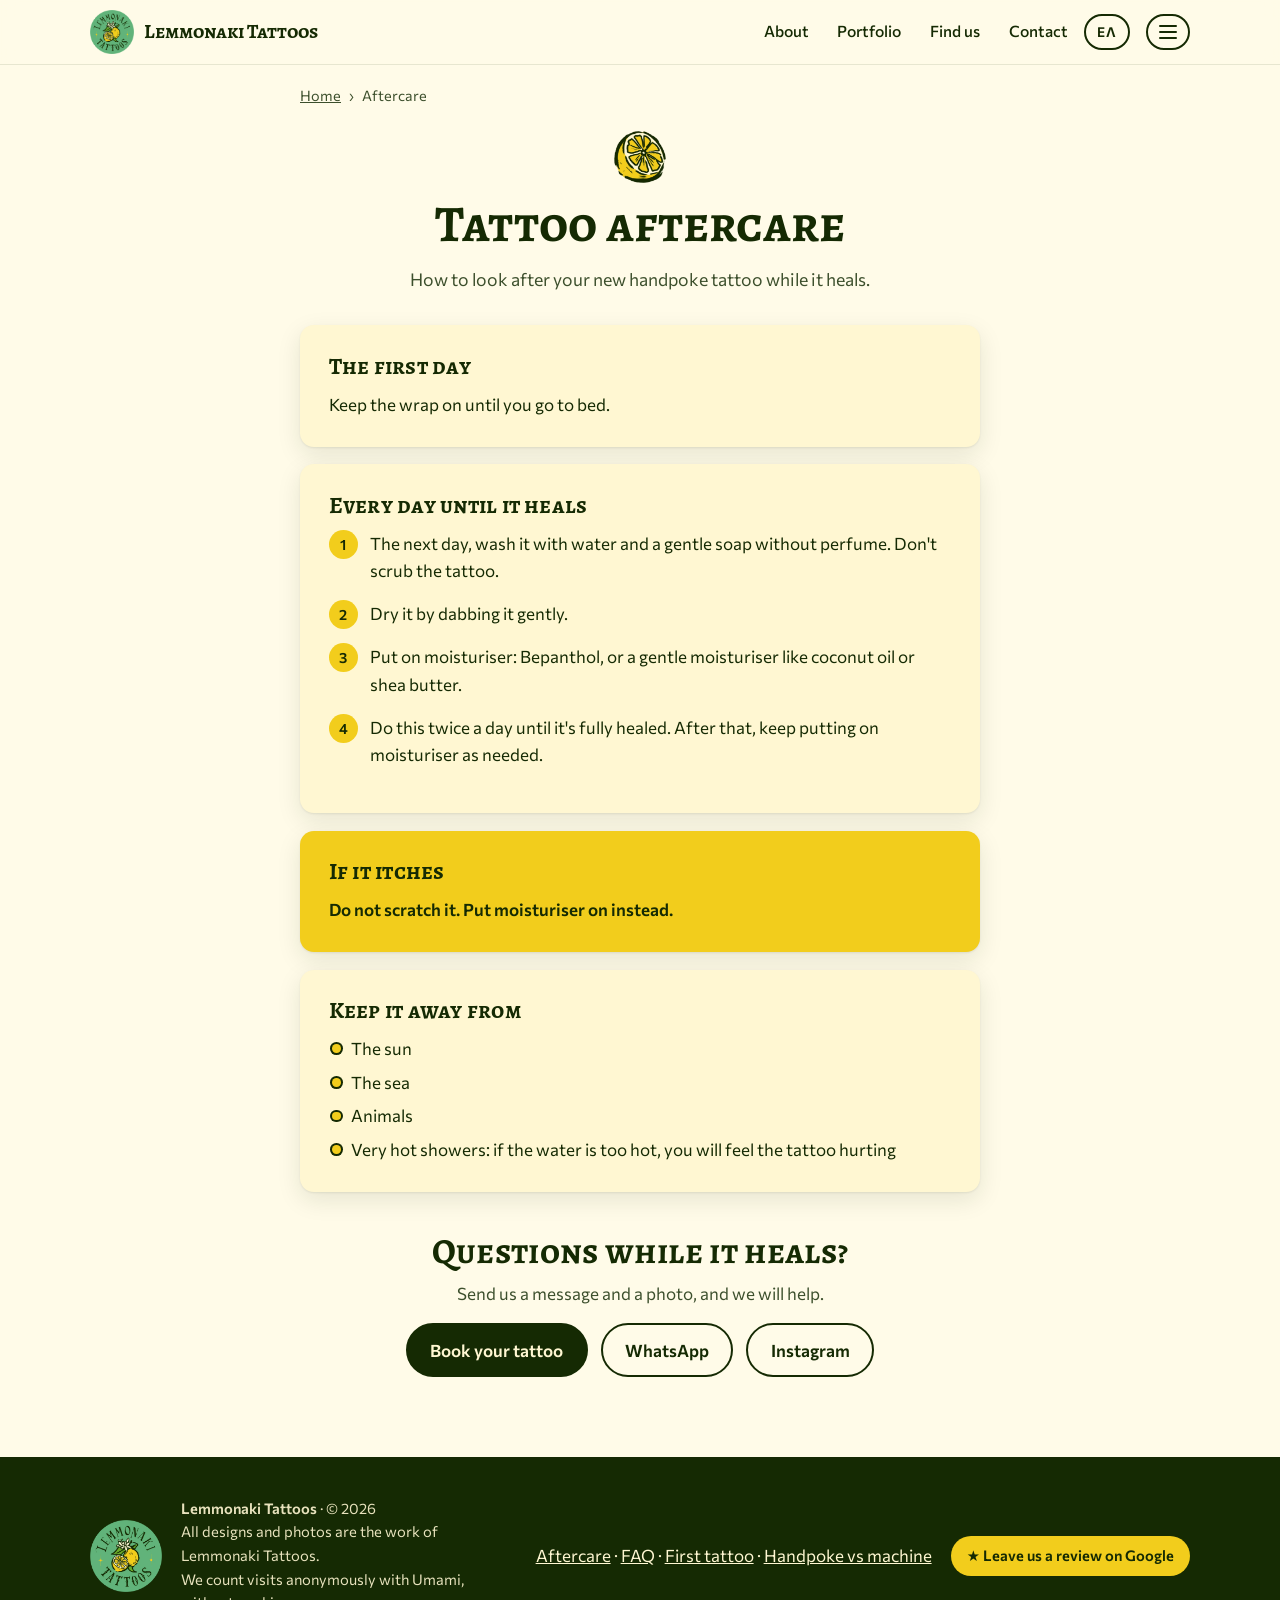
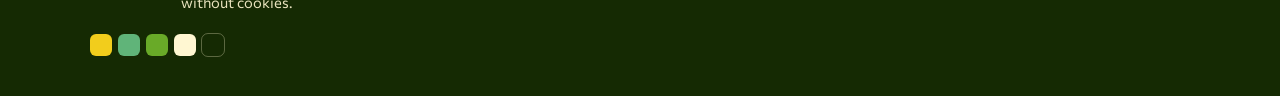
<file: aftercare/index.html>
<!doctype html>
<html lang="en">
<head>
<meta charset="utf-8">
<meta name="viewport" content="width=device-width, initial-scale=1, viewport-fit=cover">
<title>Handpoke tattoo aftercare — Lemmonaki Tattoos</title>
<meta name="description" content="How to look after your new handpoke tattoo: washing, moisturising, itching, sun and sea. Aftercare from Lemmonaki Tattoos in Stoupa, Mani.">
<meta name="theme-color" content="#60B479">
<link rel="canonical" href="https://lemmonakitattoos.gr/aftercare/">
<link rel="alternate" hreflang="en" href="https://lemmonakitattoos.gr/aftercare/">
<link rel="alternate" hreflang="el" href="https://lemmonakitattoos.gr/el/aftercare/">
<link rel="alternate" hreflang="x-default" href="https://lemmonakitattoos.gr/aftercare/">
<meta property="og:type" content="website">
<meta property="og:site_name" content="Lemmonaki Tattoos">
<meta property="og:url" content="https://lemmonakitattoos.gr/aftercare/">
<meta property="og:locale" content="en_GB">
<meta property="og:title" content="Handpoke tattoo aftercare — Lemmonaki Tattoos">
<meta property="og:description" content="How to look after your new handpoke tattoo: washing, moisturising, itching, sun and sea. Aftercare from Lemmonaki Tattoos in Stoupa, Mani.">
<meta property="og:image" content="https://lemmonakitattoos.gr/assets/img/og.jpg">
<meta property="og:image:width" content="1200">
<meta property="og:image:height" content="630">
<meta property="og:image:alt" content="Lemmonaki Tattoos logo framed by hand-drawn lemons, leaves and lemon blossom on a green background">
<meta name="twitter:card" content="summary_large_image">
<link rel="icon" href="../favicon.ico" sizes="32x32">
<link rel="icon" type="image/png" sizes="32x32" href="../favicon-32.png">
<link rel="icon" type="image/png" sizes="192x192" href="../favicon-192.png">
<link rel="manifest" href="../site.webmanifest">
<link rel="apple-touch-icon" href="../apple-touch-icon.png">
<link rel="preload" href="../assets/fonts/alegreya-sc-latin-700.woff2" as="font" type="font/woff2" crossorigin>
<link rel="stylesheet" href="../assets/css/fonts.css">
<link rel="stylesheet" href="../assets/css/style.css">
<script type="application/ld+json">{"@context": "https://schema.org", "@type": "BreadcrumbList", "itemListElement": [{"@type": "ListItem", "position": 1, "name": "Home", "item": "https://lemmonakitattoos.gr/"}, {"@type": "ListItem", "position": 2, "name": "Aftercare", "item": "https://lemmonakitattoos.gr/aftercare/"}]}</script>
<script defer src="https://cloud.umami.is/script.js" data-website-id="35a7164d-d36b-49da-b1da-f30c0a60820b" data-domains="lemmonakitattoos.gr"></script>
</head>
<body>
<a class="skip" href="#main">Skip to content</a>


<header class="topbar">
  <div class="wrap topbar-inner">
    <a class="brand" href="../#top" aria-label="Lemmonaki Tattoos">
      <img src="../assets/img/logo-round.webp" width="48" height="48" alt="">
      <span>Lemmonaki Tattoos</span>
    </a>
    <nav class="main-nav" aria-label="Main">
      <a href="../#about">About</a>
      <a href="../#work">Portfolio</a>
      <a href="../#visit">Find us</a>
      <a href="../#contact">Contact</a>
    </nav>
    <div class="lang"><a class="lang-btn" href="../el/aftercare/" hreflang="el" lang="el" data-umami-event="language" data-umami-event-to="el" title="Ελληνικά">ΕΛ<span class="visually-hidden"> Ελληνικά</span></a></div>
    <details class="menu">
      <summary aria-label="Menu" title="Menu"><span class="burger" aria-hidden="true"><i></i><i></i><i></i></span></summary>
      <nav class="menu-panel" aria-label="Menu">
        <ul>
          <li><a href="../#top">Home</a></li>
          <li><a href="./" aria-current="page">Aftercare</a></li>
          <li><a href="../faq/">FAQ</a></li>
          <li><a href="../first-tattoo/">First tattoo</a></li>
          <li><a href="../handpoke-vs-machine/">Handpoke vs machine</a></li>
        </ul>
      </nav>
    </details>
  </div>
</header>

<main id="main" class="page">
  <div class="wrap page-wrap">
    <nav class="breadcrumb" aria-label="Breadcrumb">
      <ol>
        <li><a href="../">Home</a></li>
        <li aria-current="page">Aftercare</li>
      </ol>
    </nav>
    <header class="page-head">
      <img class="ornament" src="../assets/img/lemon-slice.webp" width="56" height="56" alt="">
      <h1>Tattoo aftercare</h1>
      <p class="lead">How to look after your new handpoke tattoo while it heals.</p>
    </header>
    <section class="page-block"><h2>The first day</h2><p>Keep the wrap on until you go to bed.</p></section>
    <section class="page-block"><h2>Every day until it heals</h2><ol class="steps"><li>The next day, wash it with water and a gentle soap without perfume. Don&#x27;t scrub the tattoo.</li><li>Dry it by dabbing it gently.</li><li>Put on moisturiser: Bepanthol, or a gentle moisturiser like coconut oil or shea butter.</li><li>Do this twice a day until it&#x27;s fully healed. After that, keep putting on moisturiser as needed.</li></ol></section>
    <section class="page-block note"><h2>If it itches</h2><p>Do not scratch it. Put moisturiser on instead.</p></section>
    <section class="page-block"><h2>Keep it away from</h2><ul class="page-list"><li>The sun</li><li>The sea</li><li>Animals</li><li>Very hot showers: if the water is too hot, you will feel the tattoo hurting</li></ul></section>
    <aside class="page-cta">
      <h2>Questions while it heals?</h2>
      <p>Send us a message and a photo, and we will help.</p>
      <div class="actions">
        <a class="btn btn-dark" href="../#contact">Book your tattoo</a>
        <a class="btn btn-ghost" href="https://wa.me/306984650470" rel="noopener" target="_blank" data-umami-event="whatsapp" data-umami-event-place="page">WhatsApp</a>
        <a class="btn btn-ghost" href="https://www.instagram.com/lemmonaki/" rel="noopener" target="_blank" data-umami-event="instagram" data-umami-event-place="page">Instagram</a>
      </div>
    </aside>
  </div>
</main>

<footer class="footer">
  <div class="wrap footer-inner">
    <img src="../assets/img/logo-round.webp" width="72" height="72" alt="" loading="lazy">
    <p><strong>Lemmonaki Tattoos</strong> · © 2026<br>All designs and photos are the work of Lemmonaki Tattoos.<br>We count visits anonymously with Umami, without cookies.</p>
    <nav class="footer-links" aria-label="More"><a href="./">Aftercare</a> · <a href="../faq/">FAQ</a> · <a href="../first-tattoo/">First tattoo</a> · <a href="../handpoke-vs-machine/">Handpoke vs machine</a></nav>
    <a class="review-link" href="https://g.page/r/CSo4h5Y5veAREBM/review" rel="noopener" target="_blank" data-umami-event="review"><span aria-hidden="true">★</span> Leave us a review on Google</a>
    <div class="palette" aria-hidden="true"><i></i><i></i><i></i><i></i><i></i></div>
  </div>
</footer>

<nav class="quickbar" aria-label="Quick contact">
  <a href="tel:+306984650470" data-umami-event="call" data-umami-event-place="bar"><svg viewBox="0 0 24 24" aria-hidden="true"><path d="M6.6 10.8a15.1 15.1 0 0 0 6.6 6.6l2.2-2.2a1 1 0 0 1 1-.25 11.4 11.4 0 0 0 3.6.57 1 1 0 0 1 1 1V20a1 1 0 0 1-1 1A17 17 0 0 1 3 4a1 1 0 0 1 1-1h3.5a1 1 0 0 1 1 1c0 1.25.2 2.45.57 3.57a1 1 0 0 1-.25 1z"/></svg><span>Call</span></a>
  <a href="https://wa.me/306984650470" rel="noopener" target="_blank" data-umami-event="whatsapp" data-umami-event-place="bar"><svg viewBox="0 0 24 24" aria-hidden="true"><path d="M12 2a10 10 0 0 0-8.6 15.1L2 22l5-1.3A10 10 0 1 0 12 2zm0 18.2a8.2 8.2 0 0 1-4.2-1.2l-.3-.2-3 .8.8-2.9-.2-.3A8.2 8.2 0 1 1 12 20.2z"/><path d="M16.6 14.2c-.3-.1-1.5-.7-1.7-.8-.2-.1-.4-.1-.6.1l-.8 1c-.1.2-.3.2-.5.1a6.7 6.7 0 0 1-3.4-2.9c-.3-.4.3-.4.7-1.3.1-.2 0-.3 0-.4l-.8-1.8c-.2-.5-.4-.4-.6-.4h-.5a1 1 0 0 0-.7.3 2.9 2.9 0 0 0-.9 2.2 5 5 0 0 0 1.1 2.7 11.4 11.4 0 0 0 4.4 3.9c1.6.7 2.3.8 3.1.6.5-.1 1.5-.6 1.7-1.2.2-.6.2-1.1.2-1.2-.1-.1-.3-.2-.6-.3z"/></svg><span>WhatsApp</span></a>
  <a href="https://www.instagram.com/lemmonaki/" rel="noopener" target="_blank" data-umami-event="instagram" data-umami-event-place="bar"><svg viewBox="0 0 24 24" aria-hidden="true"><path d="M12 7a5 5 0 1 0 0 10 5 5 0 0 0 0-10zm0 8.2a3.2 3.2 0 1 1 0-6.4 3.2 3.2 0 0 1 0 6.4zM17.3 5.5a1.2 1.2 0 1 0 0 2.4 1.2 1.2 0 0 0 0-2.4zM21.9 7.1a6 6 0 0 0-1.6-4.2A6 6 0 0 0 16.1 1.3C14.4 1.2 9.6 1.2 7.9 1.3a6 6 0 0 0-4.2 1.6A6 6 0 0 0 2.1 7.1C2 8.8 2 15.2 2.1 16.9a6 6 0 0 0 1.6 4.2 6 6 0 0 0 4.2 1.6c1.7.1 6.5.1 8.2 0a6 6 0 0 0 4.2-1.6 6 6 0 0 0 1.6-4.2c.1-1.7.1-8.1 0-9.8zm-2.2 11.7a3.3 3.3 0 0 1-1.9 1.9c-1.3.5-4.4.4-5.8.4s-4.5.1-5.8-.4a3.3 3.3 0 0 1-1.9-1.9c-.5-1.3-.4-4.4-.4-5.8s-.1-4.5.4-5.8a3.3 3.3 0 0 1 1.9-1.9C7.5 4.8 10.6 4.9 12 4.9s4.5-.1 5.8.4a3.3 3.3 0 0 1 1.9 1.9c.5 1.3.4 4.4.4 5.8s.1 4.5-.4 5.8z"/></svg><span>Instagram</span></a>
</nav>

<script src="../assets/js/main.js" defer></script>
</body>
</html>
</file>
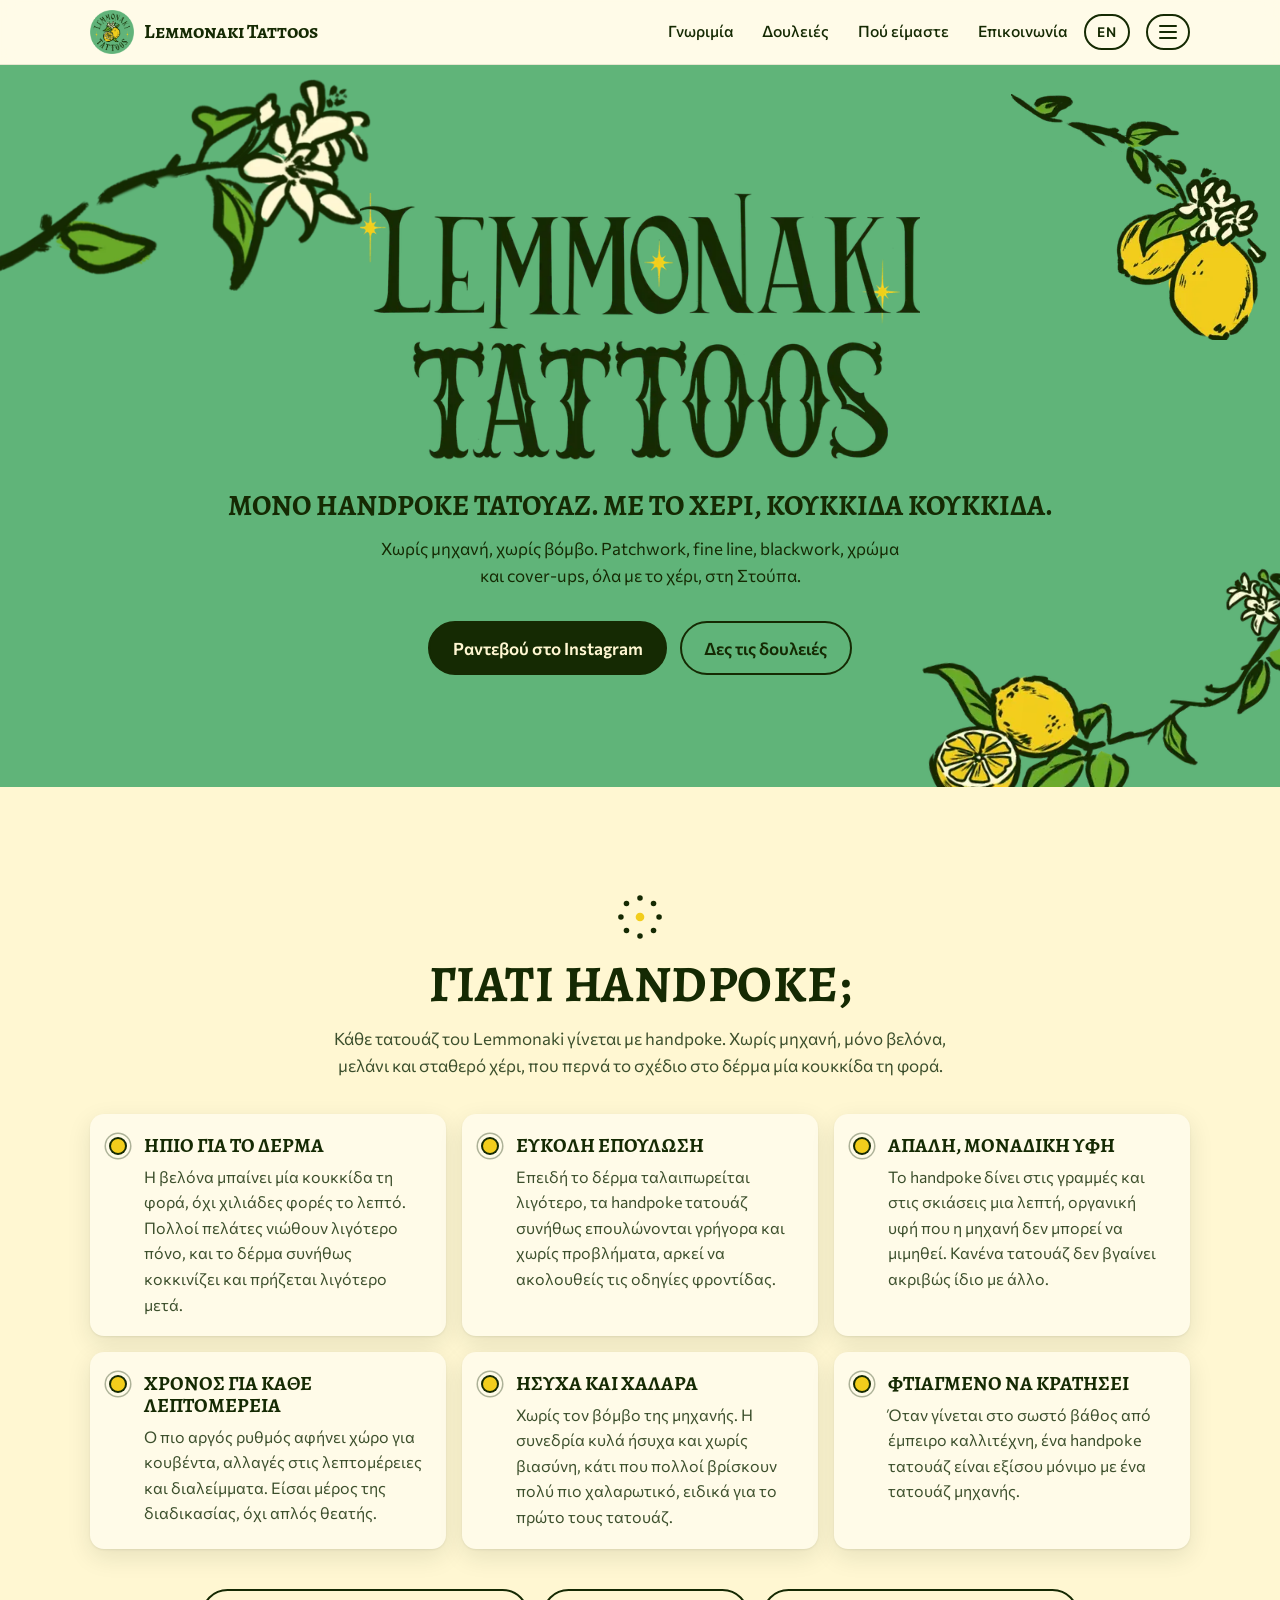
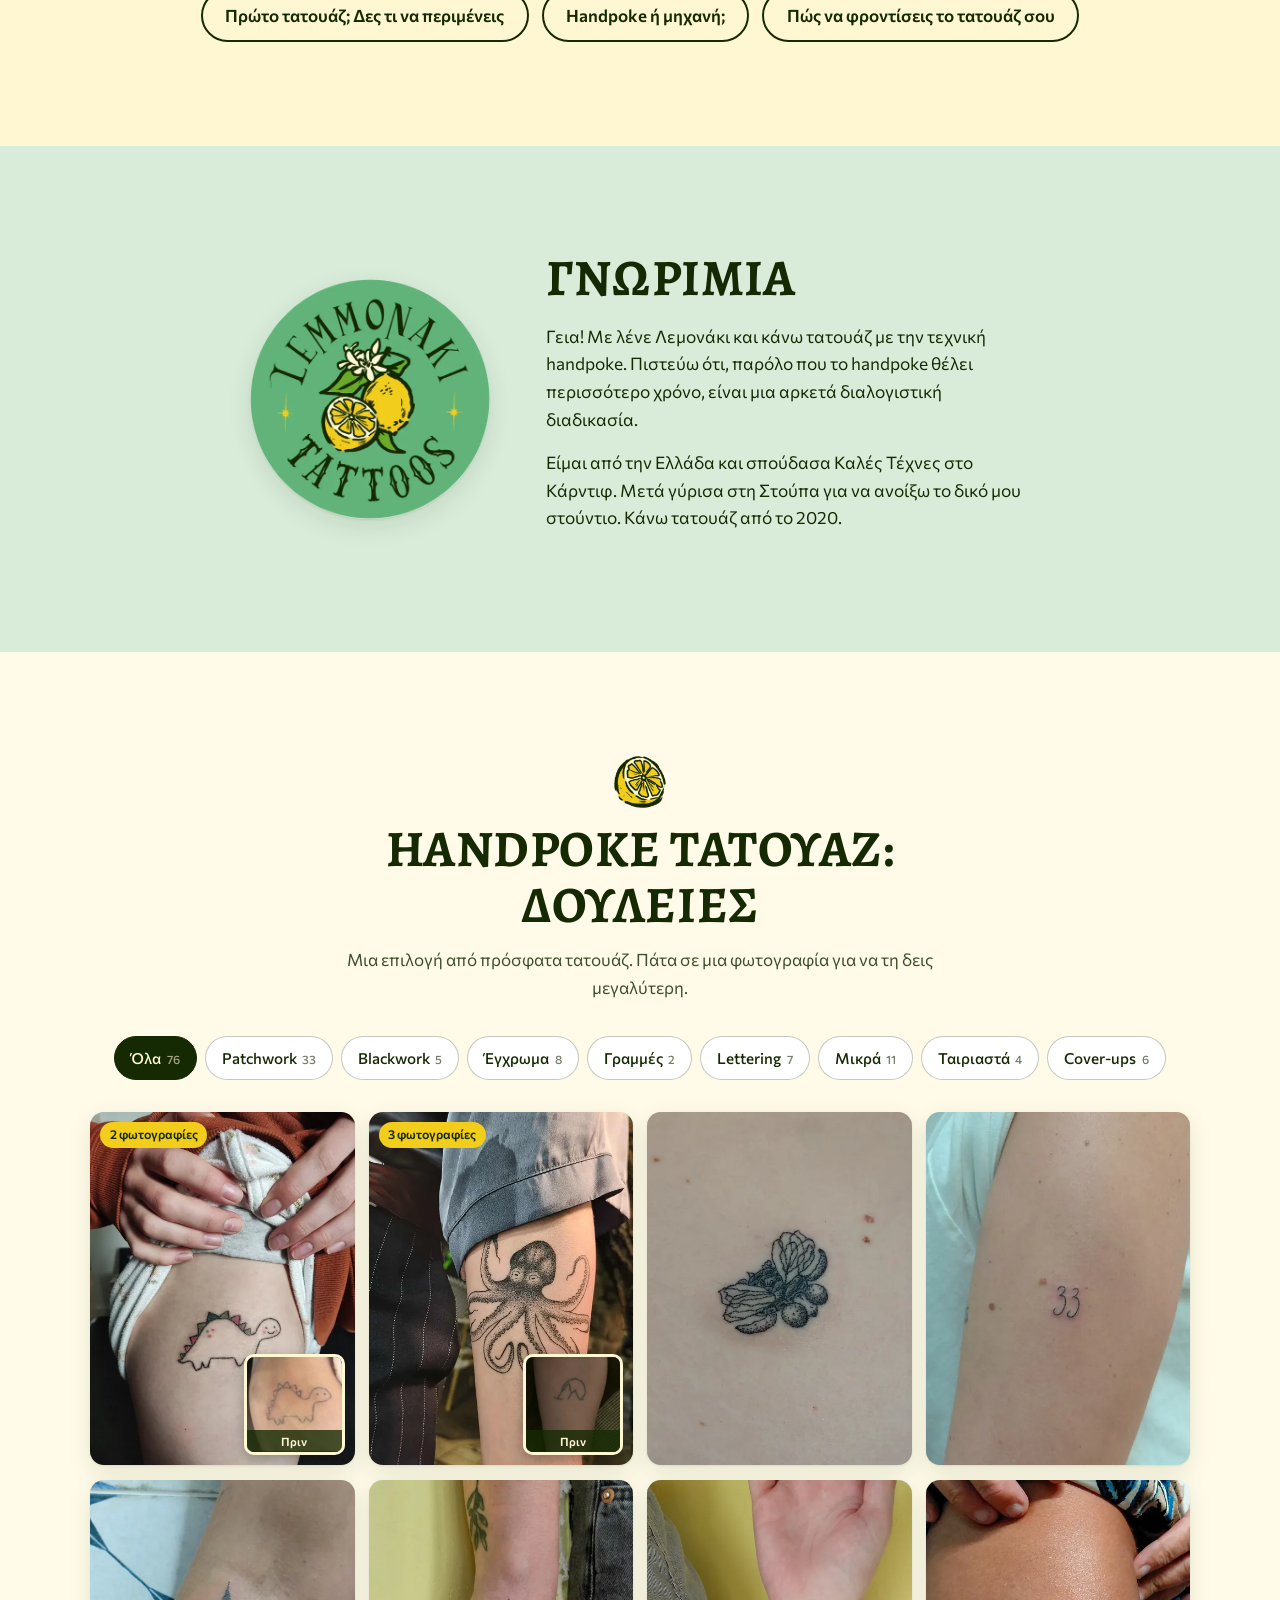
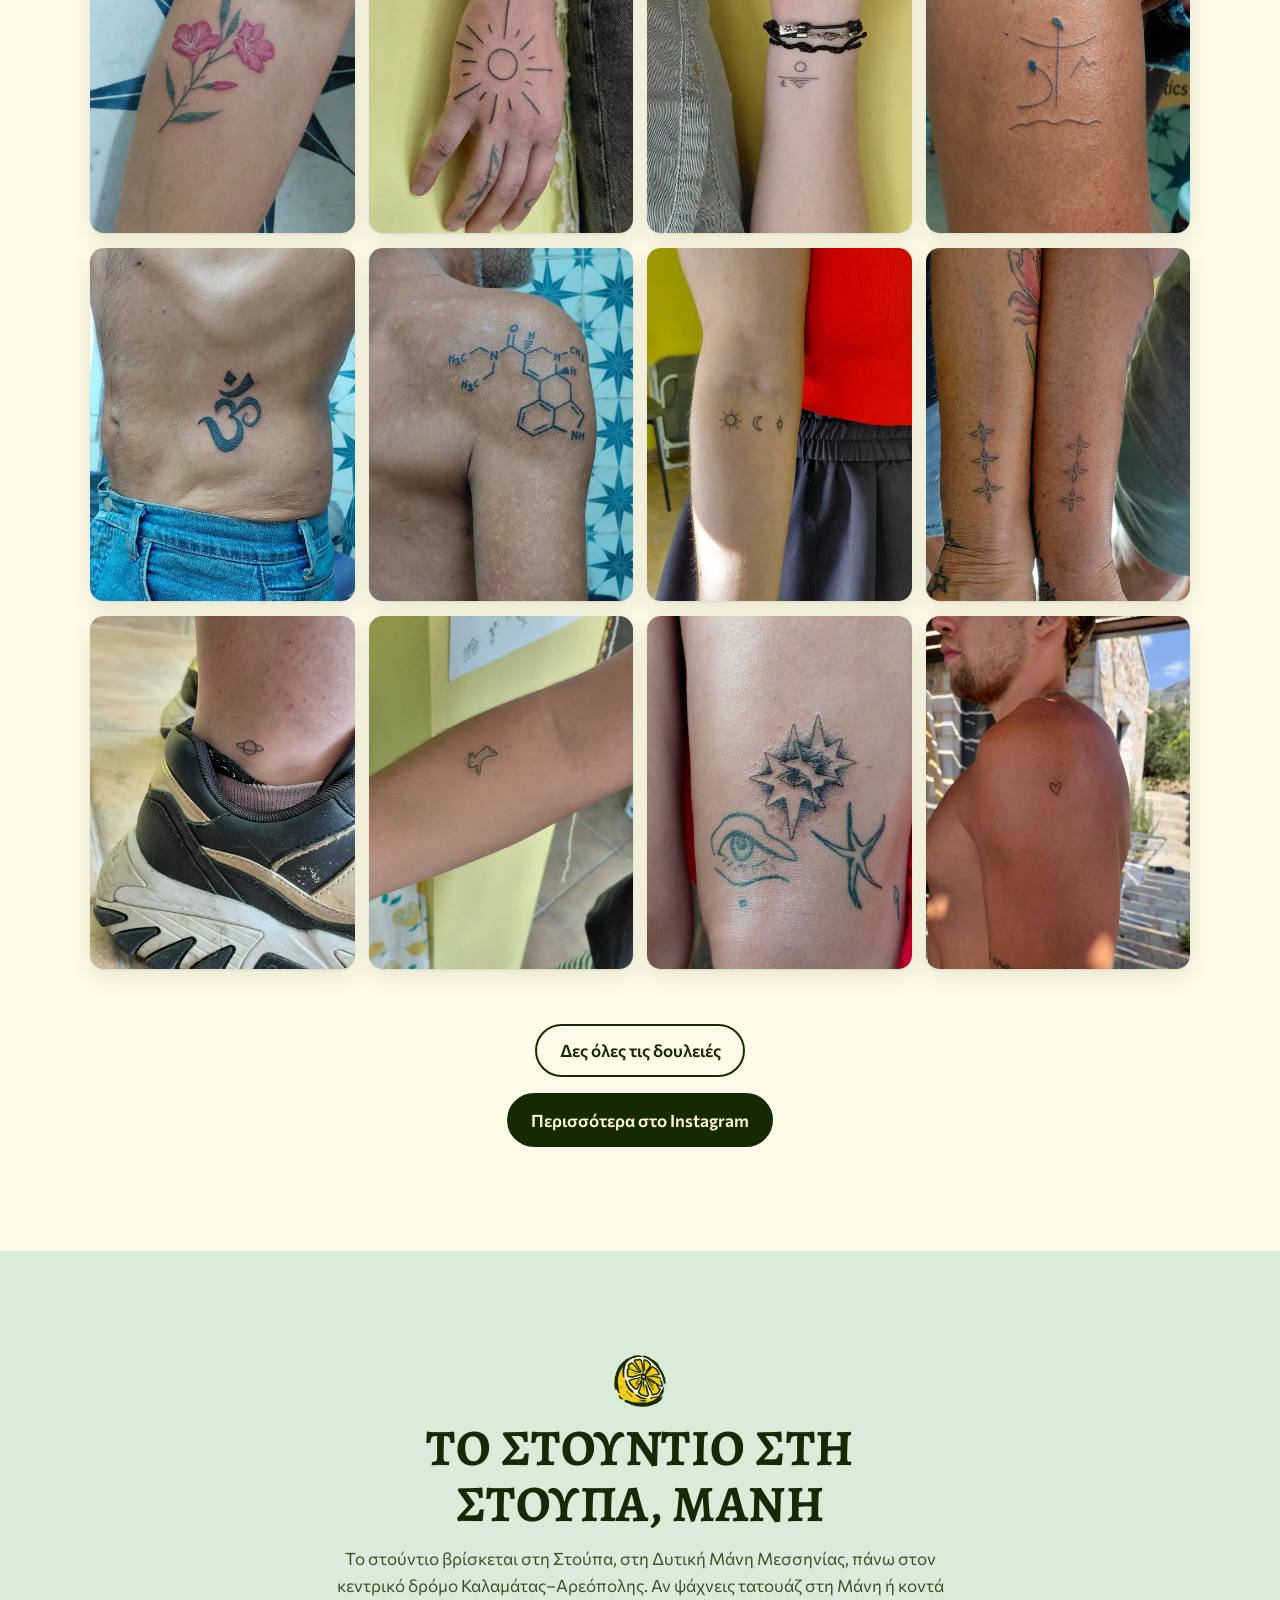
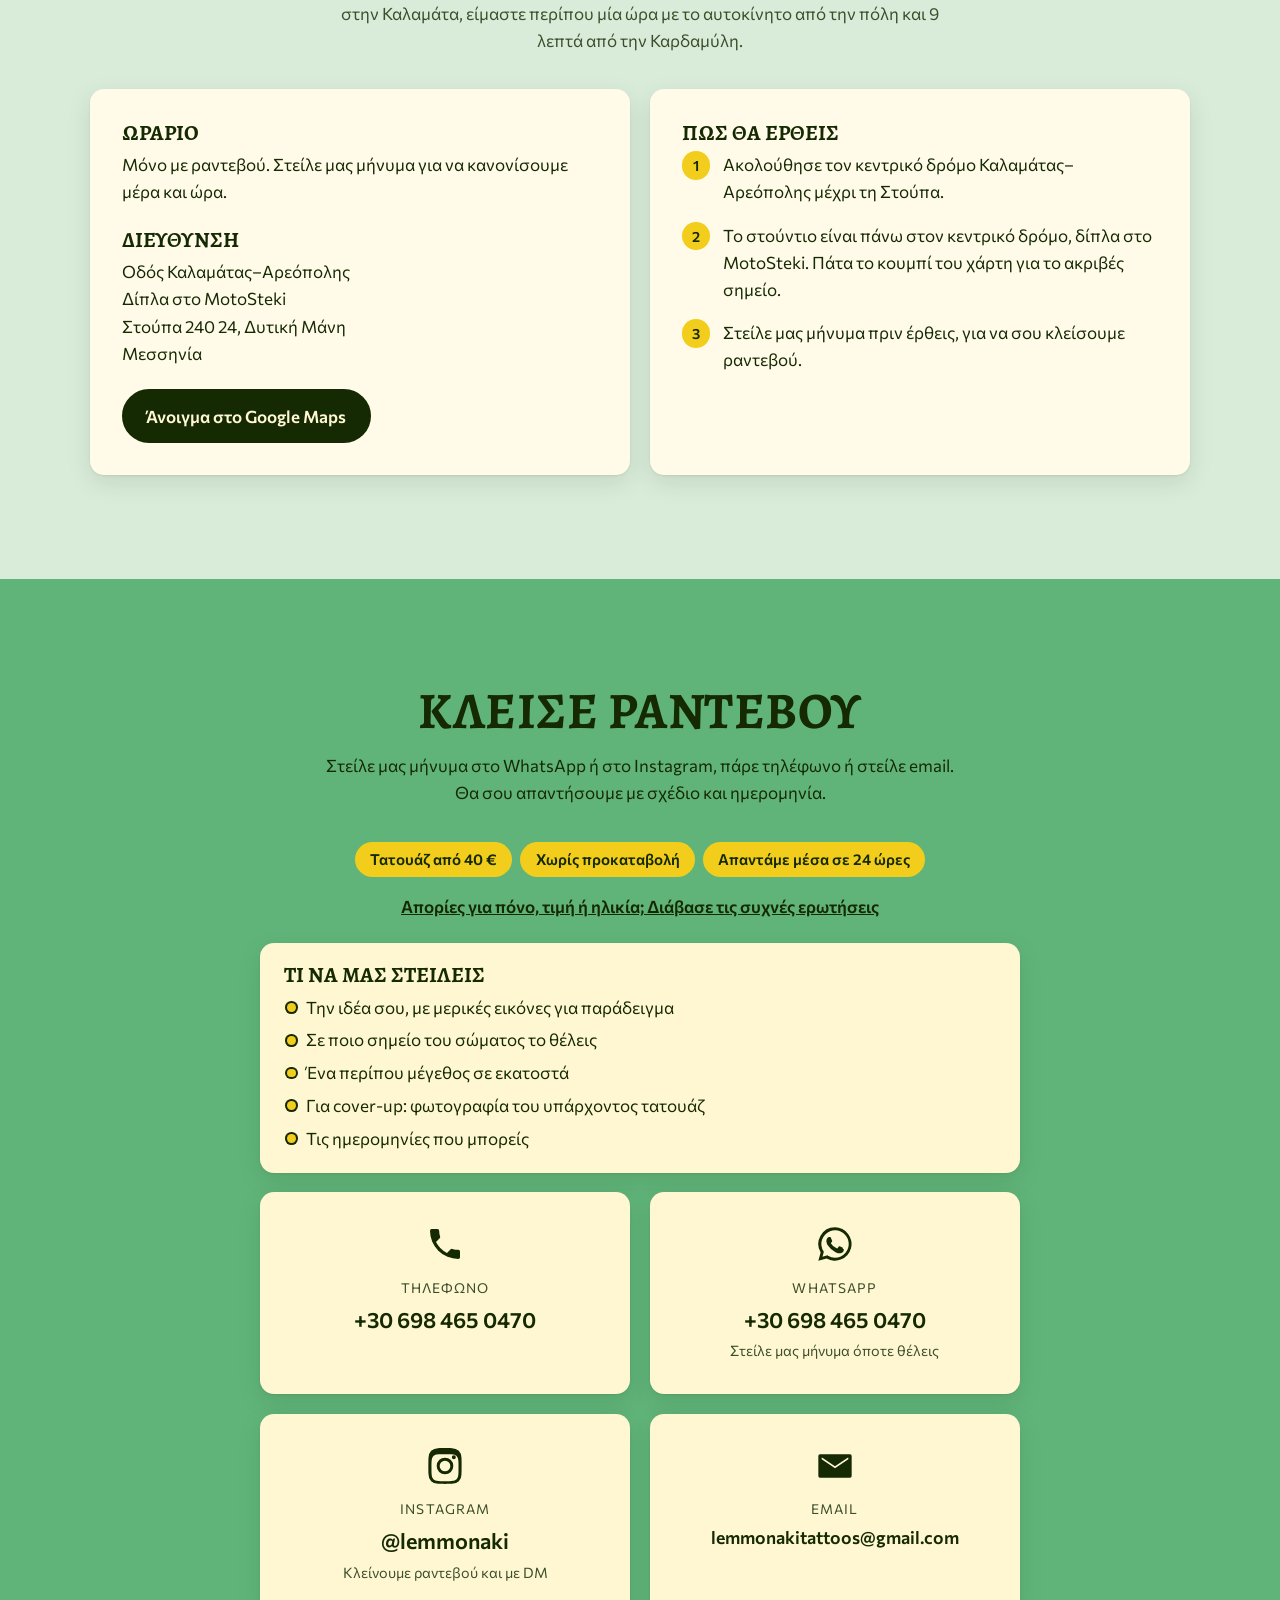
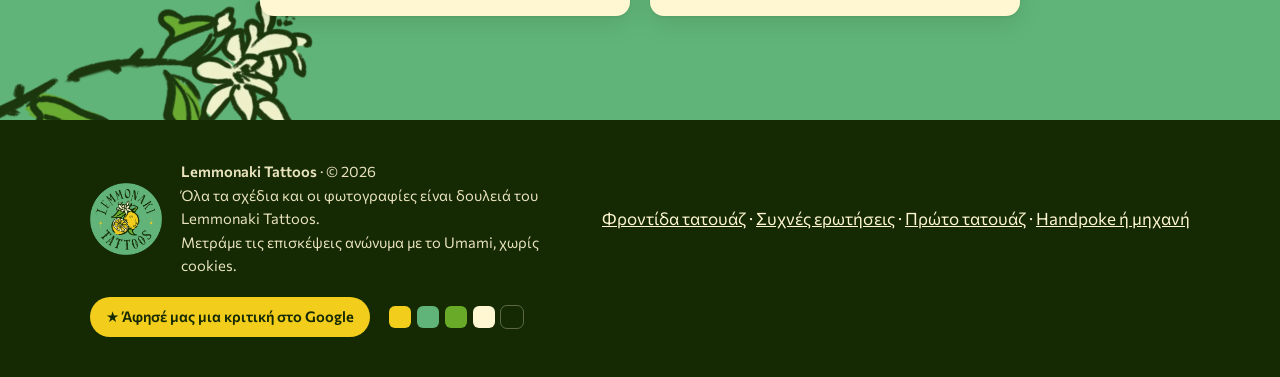
<file: el/index.html>
<!doctype html>
<html lang="el">
<head>
<meta charset="utf-8">
<meta name="viewport" content="width=device-width, initial-scale=1, viewport-fit=cover">
<title>Lemmonaki Tattoos — handpoke τατουάζ στη Στούπα, Μάνη</title>
<meta name="description" content="Στούντιο handpoke τατουάζ στη Στούπα, Δυτική Μάνη. Χωρίς μηχανή: patchwork, fine line, blackwork, cover-ups. Ραντεβού μέσω Instagram ή τηλεφώνου.">
<meta name="theme-color" content="#60B479">
<link rel="canonical" href="https://lemmonakitattoos.gr/el/">
<link rel="alternate" hreflang="en" href="https://lemmonakitattoos.gr/">
<link rel="alternate" hreflang="el" href="https://lemmonakitattoos.gr/el/">
<link rel="alternate" hreflang="x-default" href="https://lemmonakitattoos.gr/">
<meta property="og:type" content="website">
<meta property="og:site_name" content="Lemmonaki Tattoos">
<meta property="og:url" content="https://lemmonakitattoos.gr/el/">
<meta property="og:locale" content="el_GR">
<meta property="og:title" content="Lemmonaki Tattoos — handpoke τατουάζ στη Στούπα, Μάνη">
<meta property="og:description" content="Στούντιο handpoke τατουάζ στη Στούπα, Δυτική Μάνη. Χωρίς μηχανή: patchwork, fine line, blackwork, cover-ups. Ραντεβού μέσω Instagram ή τηλεφώνου.">
<meta property="og:image" content="https://lemmonakitattoos.gr/assets/img/og.jpg">
<meta property="og:image:width" content="1200">
<meta property="og:image:height" content="630">
<meta property="og:image:alt" content="Το λογότυπο Lemmonaki Tattoos ανάμεσα σε ζωγραφιστά λεμόνια, φύλλα και λεμονανθούς, σε πράσινο φόντο">
<meta name="twitter:card" content="summary_large_image">
<link rel="icon" href="../favicon.ico" sizes="32x32">
<link rel="icon" type="image/png" sizes="32x32" href="../favicon-32.png">
<link rel="icon" type="image/png" sizes="192x192" href="../favicon-192.png">
<link rel="manifest" href="../site.webmanifest">
<link rel="apple-touch-icon" href="../apple-touch-icon.png">
<link rel="preload" href="../assets/fonts/alegreya-sc-greek-700.woff2" as="font" type="font/woff2" crossorigin>
<link rel="stylesheet" href="../assets/css/fonts.css">
<link rel="stylesheet" href="../assets/css/style.css">
<script type="application/ld+json">{"@context": "https://schema.org", "@type": "TattooParlor", "@id": "https://lemmonakitattoos.gr/#business", "name": "Lemmonaki Tattoos", "description": "Στούντιο handpoke τατουάζ στη Στούπα, Δυτική Μάνη. Χωρίς μηχανή: patchwork, fine line, blackwork, cover-ups.", "url": "https://lemmonakitattoos.gr/el/", "inLanguage": "el", "telephone": "+30 698 465 0470", "email": "lemmonakitattoos@gmail.com", "image": ["https://lemmonakitattoos.gr/assets/img/og.jpg"], "logo": "https://lemmonakitattoos.gr/assets/img/logo-round.webp", "availableLanguage": ["en", "el"], "address": {"@type": "PostalAddress", "streetAddress": "Οδός Καλαμάτας–Αρεόπολης", "postalCode": "24024", "addressLocality": "Στούπα", "addressRegion": "Μεσσηνία", "addressCountry": "GR"}, "geo": {"@type": "GeoCoordinates", "latitude": 36.8463635, "longitude": 22.2651395}, "hasMap": "https://maps.app.goo.gl/YVg3DQzfwNBqYdTr5", "areaServed": [{"@type": "Place", "name": "Στούπα"}, {"@type": "AdministrativeArea", "name": "Δυτική Μάνη"}, {"@type": "AdministrativeArea", "name": "Μεσσηνία"}], "founder": {"@type": "Person", "name": "Λεμονάκι"}, "priceRange": "Από 40 €", "hasOfferCatalog": {"@type": "OfferCatalog", "name": "Υπηρεσίες", "itemListElement": [{"@type": "Offer", "itemOffered": {"@type": "Service", "name": "Patchwork"}}, {"@type": "Offer", "itemOffered": {"@type": "Service", "name": "Blackwork"}}, {"@type": "Offer", "itemOffered": {"@type": "Service", "name": "Fine line"}}, {"@type": "Offer", "itemOffered": {"@type": "Service", "name": "Έγχρωμα τατουάζ"}}, {"@type": "Offer", "itemOffered": {"@type": "Service", "name": "Lettering"}}, {"@type": "Offer", "itemOffered": {"@type": "Service", "name": "Μικρά τατουάζ"}}, {"@type": "Offer", "itemOffered": {"@type": "Service", "name": "Ταιριαστά τατουάζ"}}, {"@type": "Offer", "itemOffered": {"@type": "Service", "name": "Cover-ups"}}]}, "sameAs": ["https://www.instagram.com/lemmonaki/", "https://www.google.com/maps?cid=1288237548464191530"]}</script>
<script defer src="https://cloud.umami.is/script.js" data-website-id="35a7164d-d36b-49da-b1da-f30c0a60820b" data-domains="lemmonakitattoos.gr"></script>
</head>
<body>
<a class="skip" href="#work">Μετάβαση στο περιεχόμενο</a>


<header class="topbar">
  <div class="wrap topbar-inner">
    <a class="brand" href="#top" aria-label="Lemmonaki Tattoos">
      <img src="../assets/img/logo-round.webp" width="48" height="48" alt="">
      <span>Lemmonaki Tattoos</span>
    </a>
    <nav class="main-nav" aria-label="Κύριο μενού">
      <a href="#about">Γνωριμία</a>
      <a href="#work">Δουλειές</a>
      <a href="#visit">Πού είμαστε</a>
      <a href="#contact">Επικοινωνία</a>
    </nav>
    <div class="lang"><a class="lang-btn" href="../" hreflang="en" lang="en" data-umami-event="language" data-umami-event-to="en" title="English">EN<span class="visually-hidden"> English</span></a></div>
    <details class="menu">
      <summary aria-label="Μενού" title="Μενού"><span class="burger" aria-hidden="true"><i></i><i></i><i></i></span></summary>
      <nav class="menu-panel" aria-label="Μενού">
        <ul>
          <li><a href="#top">Αρχική</a></li>
          <li><a href="aftercare/">Φροντίδα τατουάζ</a></li>
          <li><a href="faq/">Συχνές ερωτήσεις</a></li>
          <li><a href="first-tattoo/">Πρώτο τατουάζ</a></li>
          <li><a href="handpoke-vs-machine/">Handpoke ή μηχανή</a></li>
        </ul>
      </nav>
    </details>
  </div>
</header>

<main id="top">
  <section class="hero">
    <img class="deco deco-tl" fetchpriority="low" src="../assets/img/branch-blossom.webp" srcset="../assets/img/branch-blossom-450.webp 450w, ../assets/img/branch-blossom.webp 900w" sizes="(max-width: 720px) 62vw, clamp(220px, 32vw, 440px)" width="900" height="464" alt="">
    <img class="deco deco-tr" fetchpriority="low" src="../assets/img/lemons-blossom.webp" srcset="../assets/img/lemons-blossom-350.webp 350w, ../assets/img/lemons-blossom.webp 700w" sizes="(max-width: 720px) 32vw, clamp(150px, 20vw, 290px)" width="700" height="674" alt="">
    <img class="deco deco-bl" fetchpriority="low" src="../assets/img/branch-lemons.webp" srcset="../assets/img/branch-lemons-450.webp 450w, ../assets/img/branch-lemons.webp 900w" sizes="(max-width: 720px) 52vw, clamp(230px, 32vw, 460px)" width="900" height="621" alt="">
    <div class="wrap hero-inner">
      <h1>
        <img src="../assets/img/wordmark.webp" srcset="../assets/img/wordmark-700.webp 700w, ../assets/img/wordmark.webp 1400w" sizes="min(560px, 82vw)" width="1400" height="667" alt="Lemmonaki Tattoos" fetchpriority="high">
        <span class="visually-hidden">Στούντιο handpoke τατουάζ στη Στούπα, Μάνη</span>
      </h1>
      <p class="tagline">Μόνο handpoke τατουάζ. Με το χέρι, κουκκίδα κουκκίδα.</p>
      <p class="hero-text">Χωρίς μηχανή, χωρίς βόμβο. Patchwork, fine line, blackwork, χρώμα και cover-ups, όλα με το χέρι, στη Στούπα.</p>
      <div class="actions">
        <a class="btn btn-dark" href="https://www.instagram.com/lemmonaki/" rel="noopener" target="_blank" data-umami-event="instagram" data-umami-event-place="hero">Ραντεβού στο Instagram</a>
        <a class="btn btn-ghost" href="#work">Δες τις δουλειές</a>
      </div>
    </div>
  </section>

  <section id="handpoke" class="section handpoke">
    <div class="wrap">
      <header class="section-head">
        <svg class="dots-mark" viewBox="0 0 60 60" aria-hidden="true"><g fill="currentColor">
          <circle cx="30" cy="8" r="3.2"/><circle cx="45.6" cy="14.4" r="3.2"/><circle cx="52" cy="30" r="3.2"/><circle cx="45.6" cy="45.6" r="3.2"/>
          <circle cx="30" cy="52" r="3.2"/><circle cx="14.4" cy="45.6" r="3.2"/><circle cx="8" cy="30" r="3.2"/><circle cx="14.4" cy="14.4" r="3.2"/>
          <circle cx="30" cy="30" r="5" fill="#F2CD1C"/></g></svg>
        <h2>Γιατί handpoke;</h2>
        <p>Κάθε τατουάζ του Lemmonaki γίνεται με handpoke. Χωρίς μηχανή, μόνο βελόνα, μελάνι και σταθερό χέρι, που περνά το σχέδιο στο δέρμα μία κουκκίδα τη φορά.</p>
      </header>
      <ul class="hp-points">
<li><h3>Ήπιο για το δέρμα</h3><p>Η βελόνα μπαίνει μία κουκκίδα τη φορά, όχι χιλιάδες φορές το λεπτό. Πολλοί πελάτες νιώθουν λιγότερο πόνο, και το δέρμα συνήθως κοκκινίζει και πρήζεται λιγότερο μετά.</p></li>
<li><h3>Εύκολη επούλωση</h3><p>Επειδή το δέρμα ταλαιπωρείται λιγότερο, τα handpoke τατουάζ συνήθως επουλώνονται γρήγορα και χωρίς προβλήματα, αρκεί να ακολουθείς τις οδηγίες φροντίδας.</p></li>
<li><h3>Απαλή, μοναδική υφή</h3><p>Το handpoke δίνει στις γραμμές και στις σκιάσεις μια λεπτή, οργανική υφή που η μηχανή δεν μπορεί να μιμηθεί. Κανένα τατουάζ δεν βγαίνει ακριβώς ίδιο με άλλο.</p></li>
<li><h3>Χρόνος για κάθε λεπτομέρεια</h3><p>Ο πιο αργός ρυθμός αφήνει χώρο για κουβέντα, αλλαγές στις λεπτομέρειες και διαλείμματα. Είσαι μέρος της διαδικασίας, όχι απλός θεατής.</p></li>
<li><h3>Ήσυχα και χαλαρά</h3><p>Χωρίς τον βόμβο της μηχανής. Η συνεδρία κυλά ήσυχα και χωρίς βιασύνη, κάτι που πολλοί βρίσκουν πολύ πιο χαλαρωτικό, ειδικά για το πρώτο τους τατουάζ.</p></li>
<li><h3>Φτιαγμένο να κρατήσει</h3><p>Όταν γίνεται στο σωστό βάθος από έμπειρο καλλιτέχνη, ένα handpoke τατουάζ είναι εξίσου μόνιμο με ένα τατουάζ μηχανής.</p></li>
      </ul>
      <p class="more more-links"><a class="btn btn-ghost" href="first-tattoo/">Πρώτο τατουάζ; Δες τι να περιμένεις</a> <a class="btn btn-ghost" href="handpoke-vs-machine/">Handpoke ή μηχανή;</a> <a class="btn btn-ghost" href="aftercare/">Πώς να φροντίσεις το τατουάζ σου</a></p>
    </div>
  </section>

  <section id="about" class="section about">
    <div class="wrap about-inner">
      <img class="about-mark" src="../assets/img/logo-round.webp" width="240" height="240" alt="" loading="lazy">
      <div class="about-text">
        <h2>Γνωριμία</h2>
<p>Γεια! Με λένε Λεμονάκι και κάνω τατουάζ με την τεχνική handpoke. Πιστεύω ότι, παρόλο που το handpoke θέλει περισσότερο χρόνο, είναι μια αρκετά διαλογιστική διαδικασία.</p>
<p>Είμαι από την Ελλάδα και σπούδασα Καλές Τέχνες στο Κάρντιφ. Μετά γύρισα στη Στούπα για να ανοίξω το δικό μου στούντιο. Κάνω τατουάζ από το 2020.</p>
      </div>
    </div>
  </section>

  <section id="work" class="section work">
    <div class="wrap">
      <header class="section-head">
        <img class="ornament" src="../assets/img/lemon-slice.webp" width="56" height="56" alt="">
        <h2>Handpoke τατουάζ: δουλειές</h2>
        <p>Μια επιλογή από πρόσφατα τατουάζ. Πάτα σε μια φωτογραφία για να τη δεις μεγαλύτερη.</p>
      </header>
      <div class="filters" role="group" aria-label="Φίλτρο ανά στυλ">
<button type="button" class="chip" aria-pressed="true" data-filter="all">Όλα <small>76</small></button>
<button type="button" class="chip" aria-pressed="false" data-filter="patchwork">Patchwork <small>33</small></button>
<button type="button" class="chip" aria-pressed="false" data-filter="blackwork">Blackwork <small>5</small></button>
<button type="button" class="chip" aria-pressed="false" data-filter="colors">Έγχρωμα <small>8</small></button>
<button type="button" class="chip" aria-pressed="false" data-filter="lines">Γραμμές <small>2</small></button>
<button type="button" class="chip" aria-pressed="false" data-filter="lettering">Lettering <small>7</small></button>
<button type="button" class="chip" aria-pressed="false" data-filter="tiny-tattoos">Μικρά <small>11</small></button>
<button type="button" class="chip" aria-pressed="false" data-filter="matching">Ταιριαστά <small>4</small></button>
<button type="button" class="chip" aria-pressed="false" data-filter="coverups">Cover-ups <small>6</small></button>
      </div>
      <ul class="gallery" id="gallery">
<li class="tile" data-cat="coverups"><a href="../assets/portfolio/coverups/handpoke-cover-up-tattoo-stoupa-05-after.webp" data-slides="[{&quot;src&quot;: &quot;../assets/portfolio/coverups/handpoke-cover-up-tattoo-stoupa-05-before.webp&quot;, &quot;w&quot;: 1080, &quot;h&quot;: 1075, &quot;caption&quot;: &quot;Cover-ups · Πριν&quot;, &quot;alt&quot;: &quot;Cover-up, πριν: ξεθωριασμένο περίγραμμα δεινόσαυρου με κουκκίδες&quot;}, {&quot;src&quot;: &quot;../assets/portfolio/coverups/handpoke-cover-up-tattoo-stoupa-05-after.webp&quot;, &quot;w&quot;: 1350, &quot;h&quot;: 1800, &quot;caption&quot;: &quot;Cover-ups · Μετά&quot;, &quot;alt&quot;: &quot;Cover-up, μετά: ο δεινόσαυρος ξανασχεδιασμένος με καθαρές γραμμές και χρώμα, στον μηρό&quot;}]"><img src="../assets/portfolio/coverups/handpoke-cover-up-tattoo-stoupa-05-after-t.webp" width="720" height="960" alt="Cover-up, μετά: ο δεινόσαυρος ξανασχεδιασμένος με καθαρές γραμμές και χρώμα, στον μηρό" srcset="../assets/portfolio/coverups/handpoke-cover-up-tattoo-stoupa-05-after-t480.webp 480w, ../assets/portfolio/coverups/handpoke-cover-up-tattoo-stoupa-05-after-t.webp 720w" sizes="(max-width: 600px) calc(50vw - 21px), 300px" loading="lazy" decoding="async"><span class="inset"><img src="../assets/portfolio/coverups/handpoke-cover-up-tattoo-stoupa-05-before-t.webp" width="720" height="717" alt="Cover-up, πριν: ξεθωριασμένο περίγραμμα δεινόσαυρου με κουκκίδες" srcset="../assets/portfolio/coverups/handpoke-cover-up-tattoo-stoupa-05-before-t480.webp 480w, ../assets/portfolio/coverups/handpoke-cover-up-tattoo-stoupa-05-before-t.webp 720w" sizes="(max-width: 600px) 22vw, 140px" loading="lazy" decoding="async"><span>Πριν</span></span><span class="badge">2 φωτογραφίες</span></a></li>
<li class="tile" data-cat="coverups"><a href="../assets/portfolio/coverups/handpoke-cover-up-tattoo-stoupa-06-after.webp" data-slides="[{&quot;src&quot;: &quot;../assets/portfolio/coverups/handpoke-cover-up-tattoo-stoupa-06-before.webp&quot;, &quot;w&quot;: 893, &quot;h&quot;: 1230, &quot;caption&quot;: &quot;Cover-ups · Πριν&quot;, &quot;alt&quot;: &quot;Cover-up, πριν: απλό γραμμικό τατουάζ στον πήχη&quot;}, {&quot;src&quot;: &quot;../assets/portfolio/coverups/handpoke-cover-up-tattoo-stoupa-06-during.webp&quot;, &quot;w&quot;: 622, &quot;h&quot;: 726, &quot;caption&quot;: &quot;Cover-ups · Στη διάρκεια&quot;, &quot;alt&quot;: &quot;Cover-up, στη διάρκεια: το περίγραμμα του χταποδιού πάνω από το παλιό τατουάζ&quot;}, {&quot;src&quot;: &quot;../assets/portfolio/coverups/handpoke-cover-up-tattoo-stoupa-06-after.webp&quot;, &quot;w&quot;: 1350, &quot;h&quot;: 1800, &quot;caption&quot;: &quot;Cover-ups · Μετά&quot;, &quot;alt&quot;: &quot;Cover-up, μετά: χταπόδι με κουκκίδες στον πήχη&quot;}]"><img src="../assets/portfolio/coverups/handpoke-cover-up-tattoo-stoupa-06-after-t.webp" width="720" height="960" alt="Cover-up, μετά: χταπόδι με κουκκίδες στον πήχη" srcset="../assets/portfolio/coverups/handpoke-cover-up-tattoo-stoupa-06-after-t480.webp 480w, ../assets/portfolio/coverups/handpoke-cover-up-tattoo-stoupa-06-after-t.webp 720w" sizes="(max-width: 600px) calc(50vw - 21px), 300px" loading="lazy" decoding="async"><span class="inset"><img src="../assets/portfolio/coverups/handpoke-cover-up-tattoo-stoupa-06-before-t.webp" width="720" height="992" alt="Cover-up, πριν: απλό γραμμικό τατουάζ στον πήχη" srcset="../assets/portfolio/coverups/handpoke-cover-up-tattoo-stoupa-06-before-t480.webp 480w, ../assets/portfolio/coverups/handpoke-cover-up-tattoo-stoupa-06-before-t.webp 720w" sizes="(max-width: 600px) 22vw, 140px" loading="lazy" decoding="async"><span>Πριν</span></span><span class="badge">3 φωτογραφίες</span></a></li>
<li class="tile" data-cat="patchwork"><a href="../assets/portfolio/patchwork/handpoke-patchwork-tattoo-stoupa-033.webp" data-slides="[{&quot;src&quot;: &quot;../assets/portfolio/patchwork/handpoke-patchwork-tattoo-stoupa-033.webp&quot;, &quot;w&quot;: 1350, &quot;h&quot;: 1800, &quot;caption&quot;: &quot;Patchwork&quot;, &quot;alt&quot;: &quot;Μία χελωνόμυγα&quot;}]"><img src="../assets/portfolio/patchwork/handpoke-patchwork-tattoo-stoupa-033-t.webp" width="720" height="960" alt="Μία χελωνόμυγα" srcset="../assets/portfolio/patchwork/handpoke-patchwork-tattoo-stoupa-033-t480.webp 480w, ../assets/portfolio/patchwork/handpoke-patchwork-tattoo-stoupa-033-t.webp 720w" sizes="(max-width: 600px) calc(50vw - 21px), 300px" loading="lazy" decoding="async"></a></li>
<li class="tile" data-cat="lettering"><a href="../assets/portfolio/lettering/handpoke-lettering-tattoo-stoupa-007.webp" data-slides="[{&quot;src&quot;: &quot;../assets/portfolio/lettering/handpoke-lettering-tattoo-stoupa-007.webp&quot;, &quot;w&quot;: 1350, &quot;h&quot;: 1800, &quot;caption&quot;: &quot;Lettering&quot;, &quot;alt&quot;: &quot;Ο αριθμός 33 στο χέρι&quot;}]"><img src="../assets/portfolio/lettering/handpoke-lettering-tattoo-stoupa-007-t.webp" width="720" height="960" alt="Ο αριθμός 33 στο χέρι" srcset="../assets/portfolio/lettering/handpoke-lettering-tattoo-stoupa-007-t480.webp 480w, ../assets/portfolio/lettering/handpoke-lettering-tattoo-stoupa-007-t.webp 720w" sizes="(max-width: 600px) calc(50vw - 21px), 300px" loading="lazy" decoding="async"></a></li>
<li class="tile" data-cat="colors"><a href="../assets/portfolio/colors/handpoke-colour-tattoo-stoupa-008.webp" data-slides="[{&quot;src&quot;: &quot;../assets/portfolio/colors/handpoke-colour-tattoo-stoupa-008.webp&quot;, &quot;w&quot;: 1350, &quot;h&quot;: 1800, &quot;caption&quot;: &quot;Έγχρωμα&quot;, &quot;alt&quot;: &quot;Ροζ λουλούδια με πράσινα φύλλα στον πήχη&quot;}]"><img src="../assets/portfolio/colors/handpoke-colour-tattoo-stoupa-008-t.webp" width="720" height="960" alt="Ροζ λουλούδια με πράσινα φύλλα στον πήχη" srcset="../assets/portfolio/colors/handpoke-colour-tattoo-stoupa-008-t480.webp 480w, ../assets/portfolio/colors/handpoke-colour-tattoo-stoupa-008-t.webp 720w" sizes="(max-width: 600px) calc(50vw - 21px), 300px" loading="lazy" decoding="async"></a></li>
<li class="tile" data-cat="patchwork"><a href="../assets/portfolio/patchwork/handpoke-patchwork-tattoo-stoupa-032.webp" data-slides="[{&quot;src&quot;: &quot;../assets/portfolio/patchwork/handpoke-patchwork-tattoo-stoupa-032.webp&quot;, &quot;w&quot;: 1350, &quot;h&quot;: 1800, &quot;caption&quot;: &quot;Patchwork&quot;, &quot;alt&quot;: &quot;Περίγραμμα ήλιου στη ράχη του χεριού&quot;}]"><img src="../assets/portfolio/patchwork/handpoke-patchwork-tattoo-stoupa-032-t.webp" width="720" height="960" alt="Περίγραμμα ήλιου στη ράχη του χεριού" srcset="../assets/portfolio/patchwork/handpoke-patchwork-tattoo-stoupa-032-t480.webp 480w, ../assets/portfolio/patchwork/handpoke-patchwork-tattoo-stoupa-032-t.webp 720w" sizes="(max-width: 600px) calc(50vw - 21px), 300px" loading="lazy" decoding="async"></a></li>
<li class="tile" data-cat="tiny-tattoos"><a href="../assets/portfolio/tiny-tattoos/handpoke-tiny-tattoo-stoupa-011.webp" data-slides="[{&quot;src&quot;: &quot;../assets/portfolio/tiny-tattoos/handpoke-tiny-tattoo-stoupa-011.webp&quot;, &quot;w&quot;: 1350, &quot;h&quot;: 1800, &quot;caption&quot;: &quot;Μικρά&quot;, &quot;alt&quot;: &quot;Μικροσκοπικός ήλιος που δύει στη θάλασσα, στον καρπό&quot;}]"><img src="../assets/portfolio/tiny-tattoos/handpoke-tiny-tattoo-stoupa-011-t.webp" width="720" height="960" alt="Μικροσκοπικός ήλιος που δύει στη θάλασσα, στον καρπό" srcset="../assets/portfolio/tiny-tattoos/handpoke-tiny-tattoo-stoupa-011-t480.webp 480w, ../assets/portfolio/tiny-tattoos/handpoke-tiny-tattoo-stoupa-011-t.webp 720w" sizes="(max-width: 600px) calc(50vw - 21px), 300px" loading="lazy" decoding="async"></a></li>
<li class="tile" data-cat="patchwork"><a href="../assets/portfolio/patchwork/handpoke-patchwork-tattoo-stoupa-031.webp" data-slides="[{&quot;src&quot;: &quot;../assets/portfolio/patchwork/handpoke-patchwork-tattoo-stoupa-031.webp&quot;, &quot;w&quot;: 1350, &quot;h&quot;: 1800, &quot;caption&quot;: &quot;Patchwork&quot;, &quot;alt&quot;: &quot;Ιδεόγραμμα της Στούπας, από την Βασιλική Κατέρη&quot;}]"><img src="../assets/portfolio/patchwork/handpoke-patchwork-tattoo-stoupa-031-t.webp" width="720" height="960" alt="Ιδεόγραμμα της Στούπας, από την Βασιλική Κατέρη" srcset="../assets/portfolio/patchwork/handpoke-patchwork-tattoo-stoupa-031-t480.webp 480w, ../assets/portfolio/patchwork/handpoke-patchwork-tattoo-stoupa-031-t.webp 720w" sizes="(max-width: 600px) calc(50vw - 21px), 300px" loading="lazy" decoding="async"></a></li>
<li class="tile" data-cat="blackwork"><a href="../assets/portfolio/blackwork/handpoke-blackwork-tattoo-stoupa-005.webp" data-slides="[{&quot;src&quot;: &quot;../assets/portfolio/blackwork/handpoke-blackwork-tattoo-stoupa-005.webp&quot;, &quot;w&quot;: 1350, &quot;h&quot;: 1800, &quot;caption&quot;: &quot;Blackwork&quot;, &quot;alt&quot;: &quot;Το σύμβολο Om σε συμπαγές μαύρο στην κοιλιά&quot;}]"><img src="../assets/portfolio/blackwork/handpoke-blackwork-tattoo-stoupa-005-t.webp" width="720" height="960" alt="Το σύμβολο Om σε συμπαγές μαύρο στην κοιλιά" srcset="../assets/portfolio/blackwork/handpoke-blackwork-tattoo-stoupa-005-t480.webp 480w, ../assets/portfolio/blackwork/handpoke-blackwork-tattoo-stoupa-005-t.webp 720w" sizes="(max-width: 600px) calc(50vw - 21px), 300px" loading="lazy" decoding="async"></a></li>
<li class="tile" data-cat="lettering"><a href="../assets/portfolio/lettering/handpoke-lettering-tattoo-stoupa-006.webp" data-slides="[{&quot;src&quot;: &quot;../assets/portfolio/lettering/handpoke-lettering-tattoo-stoupa-006.webp&quot;, &quot;w&quot;: 1350, &quot;h&quot;: 1800, &quot;caption&quot;: &quot;Lettering&quot;, &quot;alt&quot;: &quot;Χημικός τύπος μορίου στον ώμο&quot;}]"><img src="../assets/portfolio/lettering/handpoke-lettering-tattoo-stoupa-006-t.webp" width="720" height="960" alt="Χημικός τύπος μορίου στον ώμο" srcset="../assets/portfolio/lettering/handpoke-lettering-tattoo-stoupa-006-t480.webp 480w, ../assets/portfolio/lettering/handpoke-lettering-tattoo-stoupa-006-t.webp 720w" sizes="(max-width: 600px) calc(50vw - 21px), 300px" loading="lazy" decoding="async"></a></li>
<li class="tile" data-cat="tiny-tattoos"><a href="../assets/portfolio/tiny-tattoos/handpoke-tiny-tattoo-stoupa-010.webp" data-slides="[{&quot;src&quot;: &quot;../assets/portfolio/tiny-tattoos/handpoke-tiny-tattoo-stoupa-010.webp&quot;, &quot;w&quot;: 1350, &quot;h&quot;: 1800, &quot;caption&quot;: &quot;Μικρά&quot;, &quot;alt&quot;: &quot;Ήλιος, φεγγάρι και αστέρι στη σειρά στον πήχη&quot;}]"><img src="../assets/portfolio/tiny-tattoos/handpoke-tiny-tattoo-stoupa-010-t.webp" width="720" height="960" alt="Ήλιος, φεγγάρι και αστέρι στη σειρά στον πήχη" srcset="../assets/portfolio/tiny-tattoos/handpoke-tiny-tattoo-stoupa-010-t480.webp 480w, ../assets/portfolio/tiny-tattoos/handpoke-tiny-tattoo-stoupa-010-t.webp 720w" sizes="(max-width: 600px) calc(50vw - 21px), 300px" loading="lazy" decoding="async"></a></li>
<li class="tile" data-cat="tiny-tattoos"><a href="../assets/portfolio/tiny-tattoos/handpoke-tiny-tattoo-stoupa-007.webp" data-slides="[{&quot;src&quot;: &quot;../assets/portfolio/tiny-tattoos/handpoke-tiny-tattoo-stoupa-007.webp&quot;, &quot;w&quot;: 1350, &quot;h&quot;: 1800, &quot;caption&quot;: &quot;Μικρά&quot;, &quot;alt&quot;: &quot;Ίδια μικρά αστεράκια σε δύο πήχεις&quot;}]"><img src="../assets/portfolio/tiny-tattoos/handpoke-tiny-tattoo-stoupa-007-t.webp" width="720" height="960" alt="Ίδια μικρά αστεράκια σε δύο πήχεις" srcset="../assets/portfolio/tiny-tattoos/handpoke-tiny-tattoo-stoupa-007-t480.webp 480w, ../assets/portfolio/tiny-tattoos/handpoke-tiny-tattoo-stoupa-007-t.webp 720w" sizes="(max-width: 600px) calc(50vw - 21px), 300px" loading="lazy" decoding="async"></a></li>
<li class="tile" data-cat="tiny-tattoos"><a href="../assets/portfolio/tiny-tattoos/handpoke-tiny-tattoo-stoupa-008.webp" data-slides="[{&quot;src&quot;: &quot;../assets/portfolio/tiny-tattoos/handpoke-tiny-tattoo-stoupa-008.webp&quot;, &quot;w&quot;: 1350, &quot;h&quot;: 1800, &quot;caption&quot;: &quot;Μικρά&quot;, &quot;alt&quot;: &quot;Μικροσκοπικός πλανήτης με δακτύλιο στον αστράγαλο&quot;}]"><img src="../assets/portfolio/tiny-tattoos/handpoke-tiny-tattoo-stoupa-008-t.webp" width="720" height="960" alt="Μικροσκοπικός πλανήτης με δακτύλιο στον αστράγαλο" srcset="../assets/portfolio/tiny-tattoos/handpoke-tiny-tattoo-stoupa-008-t480.webp 480w, ../assets/portfolio/tiny-tattoos/handpoke-tiny-tattoo-stoupa-008-t.webp 720w" sizes="(max-width: 600px) calc(50vw - 21px), 300px" loading="lazy" decoding="async"></a></li>
<li class="tile" data-cat="tiny-tattoos"><a href="../assets/portfolio/tiny-tattoos/handpoke-tiny-tattoo-stoupa-009.webp" data-slides="[{&quot;src&quot;: &quot;../assets/portfolio/tiny-tattoos/handpoke-tiny-tattoo-stoupa-009.webp&quot;, &quot;w&quot;: 1350, &quot;h&quot;: 1800, &quot;caption&quot;: &quot;Μικρά&quot;, &quot;alt&quot;: &quot;Μικροσκοπικό κουνελάκι που πηδά, στον πήχη&quot;}]"><img src="../assets/portfolio/tiny-tattoos/handpoke-tiny-tattoo-stoupa-009-t.webp" width="720" height="960" alt="Μικροσκοπικό κουνελάκι που πηδά, στον πήχη" srcset="../assets/portfolio/tiny-tattoos/handpoke-tiny-tattoo-stoupa-009-t480.webp 480w, ../assets/portfolio/tiny-tattoos/handpoke-tiny-tattoo-stoupa-009-t.webp 720w" sizes="(max-width: 600px) calc(50vw - 21px), 300px" loading="lazy" decoding="async"></a></li>
<li class="tile" data-cat="patchwork"><a href="../assets/portfolio/patchwork/handpoke-patchwork-tattoo-stoupa-030.webp" data-slides="[{&quot;src&quot;: &quot;../assets/portfolio/patchwork/handpoke-patchwork-tattoo-stoupa-030.webp&quot;, &quot;w&quot;: 1350, &quot;h&quot;: 1800, &quot;caption&quot;: &quot;Patchwork&quot;, &quot;alt&quot;: &quot;Αστέρια με μάτι πάνω από το γόνατο&quot;}]"><img src="../assets/portfolio/patchwork/handpoke-patchwork-tattoo-stoupa-030-t.webp" width="720" height="960" alt="Αστέρια με μάτι πάνω από το γόνατο" srcset="../assets/portfolio/patchwork/handpoke-patchwork-tattoo-stoupa-030-t480.webp 480w, ../assets/portfolio/patchwork/handpoke-patchwork-tattoo-stoupa-030-t.webp 720w" sizes="(max-width: 600px) calc(50vw - 21px), 300px" loading="lazy" decoding="async"></a></li>
<li class="tile" data-cat="tiny-tattoos"><a href="../assets/portfolio/tiny-tattoos/handpoke-tiny-tattoo-stoupa-006.webp" data-slides="[{&quot;src&quot;: &quot;../assets/portfolio/tiny-tattoos/handpoke-tiny-tattoo-stoupa-006.webp&quot;, &quot;w&quot;: 1350, &quot;h&quot;: 1800, &quot;caption&quot;: &quot;Μικρά&quot;, &quot;alt&quot;: &quot;Μικροσκοπική καρδιά στην ωμοπλάτη&quot;}]"><img src="../assets/portfolio/tiny-tattoos/handpoke-tiny-tattoo-stoupa-006-t.webp" width="720" height="960" alt="Μικροσκοπική καρδιά στην ωμοπλάτη" srcset="../assets/portfolio/tiny-tattoos/handpoke-tiny-tattoo-stoupa-006-t480.webp 480w, ../assets/portfolio/tiny-tattoos/handpoke-tiny-tattoo-stoupa-006-t.webp 720w" sizes="(max-width: 600px) calc(50vw - 21px), 300px" loading="lazy" decoding="async"></a></li>
<li class="tile" data-cat="patchwork"><a href="../assets/portfolio/patchwork/handpoke-patchwork-tattoo-stoupa-029.webp" data-slides="[{&quot;src&quot;: &quot;../assets/portfolio/patchwork/handpoke-patchwork-tattoo-stoupa-029.webp&quot;, &quot;w&quot;: 1350, &quot;h&quot;: 1800, &quot;caption&quot;: &quot;Patchwork&quot;, &quot;alt&quot;: &quot;Η κάρτα ταρό «The Fool» στη γάμπα&quot;}]"><img src="../assets/portfolio/patchwork/handpoke-patchwork-tattoo-stoupa-029-t.webp" width="720" height="960" alt="Η κάρτα ταρό «The Fool» στη γάμπα" srcset="../assets/portfolio/patchwork/handpoke-patchwork-tattoo-stoupa-029-t480.webp 480w, ../assets/portfolio/patchwork/handpoke-patchwork-tattoo-stoupa-029-t.webp 720w" sizes="(max-width: 600px) calc(50vw - 21px), 300px" loading="lazy" decoding="async"></a></li>
<li class="tile" data-cat="coverups"><a href="../assets/portfolio/coverups/handpoke-cover-up-tattoo-stoupa-01-after.webp" data-slides="[{&quot;src&quot;: &quot;../assets/portfolio/coverups/handpoke-cover-up-tattoo-stoupa-01-before.webp&quot;, &quot;w&quot;: 1350, &quot;h&quot;: 1800, &quot;caption&quot;: &quot;Cover-ups · Πριν&quot;, &quot;alt&quot;: &quot;Cover-up, πριν: μικρό τατουάζ με κύμα στον πήχη&quot;}, {&quot;src&quot;: &quot;../assets/portfolio/coverups/handpoke-cover-up-tattoo-stoupa-01-after.webp&quot;, &quot;w&quot;: 1800, &quot;h&quot;: 1800, &quot;caption&quot;: &quot;Cover-ups · Μετά&quot;, &quot;alt&quot;: &quot;Cover-up, μετά: κύμα με ακτίνες ήλιου γύρω του, στον πήχη&quot;}]"><img src="../assets/portfolio/coverups/handpoke-cover-up-tattoo-stoupa-01-after-t.webp" width="720" height="720" alt="Cover-up, μετά: κύμα με ακτίνες ήλιου γύρω του, στον πήχη" srcset="../assets/portfolio/coverups/handpoke-cover-up-tattoo-stoupa-01-after-t480.webp 480w, ../assets/portfolio/coverups/handpoke-cover-up-tattoo-stoupa-01-after-t.webp 720w" sizes="(max-width: 600px) calc(50vw - 21px), 300px" loading="lazy" decoding="async"><span class="inset"><img src="../assets/portfolio/coverups/handpoke-cover-up-tattoo-stoupa-01-before-t.webp" width="720" height="960" alt="Cover-up, πριν: μικρό τατουάζ με κύμα στον πήχη" srcset="../assets/portfolio/coverups/handpoke-cover-up-tattoo-stoupa-01-before-t480.webp 480w, ../assets/portfolio/coverups/handpoke-cover-up-tattoo-stoupa-01-before-t.webp 720w" sizes="(max-width: 600px) 22vw, 140px" loading="lazy" decoding="async"><span>Πριν</span></span><span class="badge">2 φωτογραφίες</span></a></li>
<li class="tile" data-cat="patchwork"><a href="../assets/portfolio/patchwork/handpoke-patchwork-tattoo-stoupa-028.webp" data-slides="[{&quot;src&quot;: &quot;../assets/portfolio/patchwork/handpoke-patchwork-tattoo-stoupa-028.webp&quot;, &quot;w&quot;: 1350, &quot;h&quot;: 1800, &quot;caption&quot;: &quot;Patchwork&quot;, &quot;alt&quot;: &quot;Οκτάκτινο αστέρι με μάτι και σκίαση με κουκκίδες&quot;}]"><img src="../assets/portfolio/patchwork/handpoke-patchwork-tattoo-stoupa-028-t.webp" width="720" height="960" alt="Οκτάκτινο αστέρι με μάτι και σκίαση με κουκκίδες" srcset="../assets/portfolio/patchwork/handpoke-patchwork-tattoo-stoupa-028-t480.webp 480w, ../assets/portfolio/patchwork/handpoke-patchwork-tattoo-stoupa-028-t.webp 720w" sizes="(max-width: 600px) calc(50vw - 21px), 300px" loading="lazy" decoding="async"></a></li>
<li class="tile" data-cat="coverups"><a href="../assets/portfolio/coverups/handpoke-cover-up-tattoo-stoupa-03-after.webp" data-slides="[{&quot;src&quot;: &quot;../assets/portfolio/coverups/handpoke-cover-up-tattoo-stoupa-03-before.webp&quot;, &quot;w&quot;: 1350, &quot;h&quot;: 1800, &quot;caption&quot;: &quot;Cover-ups · Πριν&quot;, &quot;alt&quot;: &quot;Cover-up, πριν: λεπτές διακλαδωμένες γραμμές ρίζας στην πάνω πλάτη&quot;}, {&quot;src&quot;: &quot;../assets/portfolio/coverups/handpoke-cover-up-tattoo-stoupa-03-after.webp&quot;, &quot;w&quot;: 1350, &quot;h&quot;: 1800, &quot;caption&quot;: &quot;Cover-ups · Μετά&quot;, &quot;alt&quot;: &quot;Cover-up, μετά: διακλαδωμένες γραμμές σαν κεραυνός, από τον αυχένα στην πλάτη&quot;}]"><img src="../assets/portfolio/coverups/handpoke-cover-up-tattoo-stoupa-03-after-t.webp" width="720" height="960" alt="Cover-up, μετά: διακλαδωμένες γραμμές σαν κεραυνός, από τον αυχένα στην πλάτη" srcset="../assets/portfolio/coverups/handpoke-cover-up-tattoo-stoupa-03-after-t480.webp 480w, ../assets/portfolio/coverups/handpoke-cover-up-tattoo-stoupa-03-after-t.webp 720w" sizes="(max-width: 600px) calc(50vw - 21px), 300px" loading="lazy" decoding="async"><span class="inset"><img src="../assets/portfolio/coverups/handpoke-cover-up-tattoo-stoupa-03-before-t.webp" width="720" height="960" alt="Cover-up, πριν: λεπτές διακλαδωμένες γραμμές ρίζας στην πάνω πλάτη" srcset="../assets/portfolio/coverups/handpoke-cover-up-tattoo-stoupa-03-before-t480.webp 480w, ../assets/portfolio/coverups/handpoke-cover-up-tattoo-stoupa-03-before-t.webp 720w" sizes="(max-width: 600px) 22vw, 140px" loading="lazy" decoding="async"><span>Πριν</span></span><span class="badge">2 φωτογραφίες</span></a></li>
<li class="tile" data-cat="matching"><a href="../assets/portfolio/matching/handpoke-matching-tattoo-stoupa-004.webp" data-slides="[{&quot;src&quot;: &quot;../assets/portfolio/matching/handpoke-matching-tattoo-stoupa-004.webp&quot;, &quot;w&quot;: 1350, &quot;h&quot;: 1800, &quot;caption&quot;: &quot;Ταιριαστά&quot;, &quot;alt&quot;: &quot;Ταιριαστές θαλάσσιες χελώνες σε αστράγαλο και καρπό&quot;}]"><img src="../assets/portfolio/matching/handpoke-matching-tattoo-stoupa-004-t.webp" width="720" height="960" alt="Ταιριαστές θαλάσσιες χελώνες σε αστράγαλο και καρπό" srcset="../assets/portfolio/matching/handpoke-matching-tattoo-stoupa-004-t480.webp 480w, ../assets/portfolio/matching/handpoke-matching-tattoo-stoupa-004-t.webp 720w" sizes="(max-width: 600px) calc(50vw - 21px), 300px" loading="lazy" decoding="async"></a></li>
<li class="tile" data-cat="patchwork"><a href="../assets/portfolio/patchwork/handpoke-patchwork-tattoo-stoupa-027.webp" data-slides="[{&quot;src&quot;: &quot;../assets/portfolio/patchwork/handpoke-patchwork-tattoo-stoupa-027.webp&quot;, &quot;w&quot;: 1350, &quot;h&quot;: 1800, &quot;caption&quot;: &quot;Patchwork&quot;, &quot;alt&quot;: &quot;Μήνυμα σε μπουκάλι στην κνήμη&quot;}]"><img src="../assets/portfolio/patchwork/handpoke-patchwork-tattoo-stoupa-027-t.webp" width="720" height="960" alt="Μήνυμα σε μπουκάλι στην κνήμη" srcset="../assets/portfolio/patchwork/handpoke-patchwork-tattoo-stoupa-027-t480.webp 480w, ../assets/portfolio/patchwork/handpoke-patchwork-tattoo-stoupa-027-t.webp 720w" sizes="(max-width: 600px) calc(50vw - 21px), 300px" loading="lazy" decoding="async"></a></li>
<li class="tile" data-cat="coverups"><a href="../assets/portfolio/coverups/handpoke-cover-up-tattoo-stoupa-02-after.webp" data-slides="[{&quot;src&quot;: &quot;../assets/portfolio/coverups/handpoke-cover-up-tattoo-stoupa-02-before.webp&quot;, &quot;w&quot;: 1350, &quot;h&quot;: 1800, &quot;caption&quot;: &quot;Cover-ups · Πριν&quot;, &quot;alt&quot;: &quot;Cover-up, πριν: δύο μαύρα ψάρια στην κνήμη&quot;}, {&quot;src&quot;: &quot;../assets/portfolio/coverups/handpoke-cover-up-tattoo-stoupa-02-after.webp&quot;, &quot;w&quot;: 1800, &quot;h&quot;: 1350, &quot;caption&quot;: &quot;Cover-ups · Μετά&quot;, &quot;alt&quot;: &quot;Cover-up, μετά: τα δύο ψάρια ξαναδουλεμένα με έντονα χρώματα, στην κνήμη&quot;}]"><img src="../assets/portfolio/coverups/handpoke-cover-up-tattoo-stoupa-02-after-t.webp" width="720" height="540" alt="Cover-up, μετά: τα δύο ψάρια ξαναδουλεμένα με έντονα χρώματα, στην κνήμη" srcset="../assets/portfolio/coverups/handpoke-cover-up-tattoo-stoupa-02-after-t480.webp 480w, ../assets/portfolio/coverups/handpoke-cover-up-tattoo-stoupa-02-after-t.webp 720w" sizes="(max-width: 600px) calc(50vw - 21px), 300px" loading="lazy" decoding="async"><span class="inset"><img src="../assets/portfolio/coverups/handpoke-cover-up-tattoo-stoupa-02-before-t.webp" width="720" height="960" alt="Cover-up, πριν: δύο μαύρα ψάρια στην κνήμη" srcset="../assets/portfolio/coverups/handpoke-cover-up-tattoo-stoupa-02-before-t480.webp 480w, ../assets/portfolio/coverups/handpoke-cover-up-tattoo-stoupa-02-before-t.webp 720w" sizes="(max-width: 600px) 22vw, 140px" loading="lazy" decoding="async"><span>Πριν</span></span><span class="badge">2 φωτογραφίες</span></a></li>
<li class="tile" data-cat="patchwork"><a href="../assets/portfolio/patchwork/handpoke-patchwork-tattoo-stoupa-026.webp" data-slides="[{&quot;src&quot;: &quot;../assets/portfolio/patchwork/handpoke-patchwork-tattoo-stoupa-026.webp&quot;, &quot;w&quot;: 1350, &quot;h&quot;: 1800, &quot;caption&quot;: &quot;Patchwork&quot;, &quot;alt&quot;: &quot;Ήλιος με μακριές ακτίνες και μικρά πουλιά στον ώμο&quot;}]"><img src="../assets/portfolio/patchwork/handpoke-patchwork-tattoo-stoupa-026-t.webp" width="720" height="960" alt="Ήλιος με μακριές ακτίνες και μικρά πουλιά στον ώμο" srcset="../assets/portfolio/patchwork/handpoke-patchwork-tattoo-stoupa-026-t480.webp 480w, ../assets/portfolio/patchwork/handpoke-patchwork-tattoo-stoupa-026-t.webp 720w" sizes="(max-width: 600px) calc(50vw - 21px), 300px" loading="lazy" decoding="async"></a></li>
<li class="tile" data-cat="lettering"><a href="../assets/portfolio/lettering/handpoke-lettering-tattoo-stoupa-005.webp" data-slides="[{&quot;src&quot;: &quot;../assets/portfolio/lettering/handpoke-lettering-tattoo-stoupa-005.webp&quot;, &quot;w&quot;: 1350, &quot;h&quot;: 1800, &quot;caption&quot;: &quot;Lettering&quot;, &quot;alt&quot;: &quot;«ΓΝΩΘΙ ΣΕΑΥΤΟΝ» με ελληνικά κεφαλαία στον πήχη&quot;}]"><img src="../assets/portfolio/lettering/handpoke-lettering-tattoo-stoupa-005-t.webp" width="720" height="960" alt="«ΓΝΩΘΙ ΣΕΑΥΤΟΝ» με ελληνικά κεφαλαία στον πήχη" srcset="../assets/portfolio/lettering/handpoke-lettering-tattoo-stoupa-005-t480.webp 480w, ../assets/portfolio/lettering/handpoke-lettering-tattoo-stoupa-005-t.webp 720w" sizes="(max-width: 600px) calc(50vw - 21px), 300px" loading="lazy" decoding="async"></a></li>
<li class="tile" data-cat="tiny-tattoos"><a href="../assets/portfolio/tiny-tattoos/handpoke-tiny-tattoo-stoupa-005.webp" data-slides="[{&quot;src&quot;: &quot;../assets/portfolio/tiny-tattoos/handpoke-tiny-tattoo-stoupa-005.webp&quot;, &quot;w&quot;: 1350, &quot;h&quot;: 1800, &quot;caption&quot;: &quot;Μικρά&quot;, &quot;alt&quot;: &quot;Λύρα στον εσωτερικό καρπό&quot;}]"><img src="../assets/portfolio/tiny-tattoos/handpoke-tiny-tattoo-stoupa-005-t.webp" width="720" height="960" alt="Λύρα στον εσωτερικό καρπό" srcset="../assets/portfolio/tiny-tattoos/handpoke-tiny-tattoo-stoupa-005-t480.webp 480w, ../assets/portfolio/tiny-tattoos/handpoke-tiny-tattoo-stoupa-005-t.webp 720w" sizes="(max-width: 600px) calc(50vw - 21px), 300px" loading="lazy" decoding="async"></a></li>
<li class="tile" data-cat="patchwork"><a href="../assets/portfolio/patchwork/handpoke-patchwork-tattoo-stoupa-023.webp" data-slides="[{&quot;src&quot;: &quot;../assets/portfolio/patchwork/handpoke-patchwork-tattoo-stoupa-023.webp&quot;, &quot;w&quot;: 1350, &quot;h&quot;: 1800, &quot;caption&quot;: &quot;Patchwork&quot;, &quot;alt&quot;: &quot;Φτερό νυχτερίδας με μικρό κόκκινο σύμβολο στα πλευρά&quot;}]"><img src="../assets/portfolio/patchwork/handpoke-patchwork-tattoo-stoupa-023-t.webp" width="720" height="960" alt="Φτερό νυχτερίδας με μικρό κόκκινο σύμβολο στα πλευρά" srcset="../assets/portfolio/patchwork/handpoke-patchwork-tattoo-stoupa-023-t480.webp 480w, ../assets/portfolio/patchwork/handpoke-patchwork-tattoo-stoupa-023-t.webp 720w" sizes="(max-width: 600px) calc(50vw - 21px), 300px" loading="lazy" decoding="async"></a></li>
<li class="tile" data-cat="patchwork"><a href="../assets/portfolio/patchwork/handpoke-patchwork-tattoo-stoupa-024.webp" data-slides="[{&quot;src&quot;: &quot;../assets/portfolio/patchwork/handpoke-patchwork-tattoo-stoupa-024.webp&quot;, &quot;w&quot;: 1350, &quot;h&quot;: 1800, &quot;caption&quot;: &quot;Patchwork&quot;, &quot;alt&quot;: &quot;Κοκαλιάρικο φτερό δράκου με κόκκινο σύμβολο στα πλευρά&quot;}]"><img src="../assets/portfolio/patchwork/handpoke-patchwork-tattoo-stoupa-024-t.webp" width="720" height="960" alt="Κοκαλιάρικο φτερό δράκου με κόκκινο σύμβολο στα πλευρά" srcset="../assets/portfolio/patchwork/handpoke-patchwork-tattoo-stoupa-024-t480.webp 480w, ../assets/portfolio/patchwork/handpoke-patchwork-tattoo-stoupa-024-t.webp 720w" sizes="(max-width: 600px) calc(50vw - 21px), 300px" loading="lazy" decoding="async"></a></li>
<li class="tile" data-cat="patchwork"><a href="../assets/portfolio/patchwork/handpoke-patchwork-tattoo-stoupa-025.webp" data-slides="[{&quot;src&quot;: &quot;../assets/portfolio/patchwork/handpoke-patchwork-tattoo-stoupa-025.webp&quot;, &quot;w&quot;: 1800, &quot;h&quot;: 1350, &quot;caption&quot;: &quot;Patchwork&quot;, &quot;alt&quot;: &quot;Ζευγάρι φτερά δεξιά κι αριστερά από ένα κόκκινο σύμβολο, στα πλευρά&quot;}]"><img src="../assets/portfolio/patchwork/handpoke-patchwork-tattoo-stoupa-025-t.webp" width="720" height="540" alt="Ζευγάρι φτερά δεξιά κι αριστερά από ένα κόκκινο σύμβολο, στα πλευρά" srcset="../assets/portfolio/patchwork/handpoke-patchwork-tattoo-stoupa-025-t480.webp 480w, ../assets/portfolio/patchwork/handpoke-patchwork-tattoo-stoupa-025-t.webp 720w" sizes="(max-width: 600px) calc(50vw - 21px), 300px" loading="lazy" decoding="async"></a></li>
<li class="tile" data-cat="patchwork"><a href="../assets/portfolio/patchwork/handpoke-patchwork-tattoo-stoupa-021.webp" data-slides="[{&quot;src&quot;: &quot;../assets/portfolio/patchwork/handpoke-patchwork-tattoo-stoupa-021.webp&quot;, &quot;w&quot;: 1374, &quot;h&quot;: 1800, &quot;caption&quot;: &quot;Patchwork&quot;, &quot;alt&quot;: &quot;Όρκα που πηδά από τα κύματα μέσα σε πλαίσιο, στο πίσω μέρος του μπράτσου&quot;}]"><img src="../assets/portfolio/patchwork/handpoke-patchwork-tattoo-stoupa-021-t.webp" width="720" height="943" alt="Όρκα που πηδά από τα κύματα μέσα σε πλαίσιο, στο πίσω μέρος του μπράτσου" srcset="../assets/portfolio/patchwork/handpoke-patchwork-tattoo-stoupa-021-t480.webp 480w, ../assets/portfolio/patchwork/handpoke-patchwork-tattoo-stoupa-021-t.webp 720w" sizes="(max-width: 600px) calc(50vw - 21px), 300px" loading="lazy" decoding="async"></a></li>
<li class="tile" data-cat="patchwork"><a href="../assets/portfolio/patchwork/handpoke-patchwork-tattoo-stoupa-022.webp" data-slides="[{&quot;src&quot;: &quot;../assets/portfolio/patchwork/handpoke-patchwork-tattoo-stoupa-022.webp&quot;, &quot;w&quot;: 1350, &quot;h&quot;: 1800, &quot;caption&quot;: &quot;Patchwork&quot;, &quot;alt&quot;: &quot;Ένα μονοπάτι από αστεράκια στο χέρι&quot;}]"><img src="../assets/portfolio/patchwork/handpoke-patchwork-tattoo-stoupa-022-t.webp" width="720" height="960" alt="Ένα μονοπάτι από αστεράκια στο χέρι" srcset="../assets/portfolio/patchwork/handpoke-patchwork-tattoo-stoupa-022-t480.webp 480w, ../assets/portfolio/patchwork/handpoke-patchwork-tattoo-stoupa-022-t.webp 720w" sizes="(max-width: 600px) calc(50vw - 21px), 300px" loading="lazy" decoding="async"></a></li>
<li class="tile" data-cat="blackwork"><a href="../assets/portfolio/blackwork/handpoke-blackwork-tattoo-stoupa-004.webp" data-slides="[{&quot;src&quot;: &quot;../assets/portfolio/blackwork/handpoke-blackwork-tattoo-stoupa-004.webp&quot;, &quot;w&quot;: 1350, &quot;h&quot;: 1800, &quot;caption&quot;: &quot;Blackwork&quot;, &quot;alt&quot;: &quot;Τρεις φιγούρες που χορεύουν, σε συμπαγές μαύρο, στο μπράτσο&quot;}]"><img src="../assets/portfolio/blackwork/handpoke-blackwork-tattoo-stoupa-004-t.webp" width="720" height="960" alt="Τρεις φιγούρες που χορεύουν, σε συμπαγές μαύρο, στο μπράτσο" srcset="../assets/portfolio/blackwork/handpoke-blackwork-tattoo-stoupa-004-t480.webp 480w, ../assets/portfolio/blackwork/handpoke-blackwork-tattoo-stoupa-004-t.webp 720w" sizes="(max-width: 600px) calc(50vw - 21px), 300px" loading="lazy" decoding="async"></a></li>
<li class="tile" data-cat="matching"><a href="../assets/portfolio/matching/handpoke-matching-tattoo-stoupa-003.webp" data-slides="[{&quot;src&quot;: &quot;../assets/portfolio/matching/handpoke-matching-tattoo-stoupa-003.webp&quot;, &quot;w&quot;: 1350, &quot;h&quot;: 1800, &quot;caption&quot;: &quot;Ταιριαστά&quot;, &quot;alt&quot;: &quot;Ταιριαστά φρουτάκια με προσωπάκια, ένα πορτοκαλί κι ένα μαύρο, σε δύο γοφούς&quot;}]"><img src="../assets/portfolio/matching/handpoke-matching-tattoo-stoupa-003-t.webp" width="720" height="960" alt="Ταιριαστά φρουτάκια με προσωπάκια, ένα πορτοκαλί κι ένα μαύρο, σε δύο γοφούς" srcset="../assets/portfolio/matching/handpoke-matching-tattoo-stoupa-003-t480.webp 480w, ../assets/portfolio/matching/handpoke-matching-tattoo-stoupa-003-t.webp 720w" sizes="(max-width: 600px) calc(50vw - 21px), 300px" loading="lazy" decoding="async"></a></li>
<li class="tile" data-cat="coverups"><a href="../assets/portfolio/coverups/handpoke-cover-up-tattoo-stoupa-04-after.webp" data-slides="[{&quot;src&quot;: &quot;../assets/portfolio/coverups/handpoke-cover-up-tattoo-stoupa-04-before.webp&quot;, &quot;w&quot;: 984, &quot;h&quot;: 935, &quot;caption&quot;: &quot;Cover-ups · Πριν&quot;, &quot;alt&quot;: &quot;Cover-up, πριν: περίγραμμα αστερία στον πήχη&quot;}, {&quot;src&quot;: &quot;../assets/portfolio/coverups/handpoke-cover-up-tattoo-stoupa-04-after.webp&quot;, &quot;w&quot;: 1350, &quot;h&quot;: 1800, &quot;caption&quot;: &quot;Cover-ups · Μετά&quot;, &quot;alt&quot;: &quot;Cover-up, μετά: ηλιοτρόπιο στον πήχη&quot;}]"><img src="../assets/portfolio/coverups/handpoke-cover-up-tattoo-stoupa-04-after-t.webp" width="720" height="960" alt="Cover-up, μετά: ηλιοτρόπιο στον πήχη" srcset="../assets/portfolio/coverups/handpoke-cover-up-tattoo-stoupa-04-after-t480.webp 480w, ../assets/portfolio/coverups/handpoke-cover-up-tattoo-stoupa-04-after-t.webp 720w" sizes="(max-width: 600px) calc(50vw - 21px), 300px" loading="lazy" decoding="async"><span class="inset"><img src="../assets/portfolio/coverups/handpoke-cover-up-tattoo-stoupa-04-before-t.webp" width="720" height="684" alt="Cover-up, πριν: περίγραμμα αστερία στον πήχη" srcset="../assets/portfolio/coverups/handpoke-cover-up-tattoo-stoupa-04-before-t480.webp 480w, ../assets/portfolio/coverups/handpoke-cover-up-tattoo-stoupa-04-before-t.webp 720w" sizes="(max-width: 600px) 22vw, 140px" loading="lazy" decoding="async"><span>Πριν</span></span><span class="badge">2 φωτογραφίες</span></a></li>
<li class="tile" data-cat="patchwork"><a href="../assets/portfolio/patchwork/handpoke-patchwork-tattoo-stoupa-020.webp" data-slides="[{&quot;src&quot;: &quot;../assets/portfolio/patchwork/handpoke-patchwork-tattoo-stoupa-020.webp&quot;, &quot;w&quot;: 1350, &quot;h&quot;: 1800, &quot;caption&quot;: &quot;Patchwork&quot;, &quot;alt&quot;: &quot;Μπρίκι καφέ (μόκα) στο πόδι&quot;}]"><img src="../assets/portfolio/patchwork/handpoke-patchwork-tattoo-stoupa-020-t.webp" width="720" height="960" alt="Μπρίκι καφέ (μόκα) στο πόδι" srcset="../assets/portfolio/patchwork/handpoke-patchwork-tattoo-stoupa-020-t480.webp 480w, ../assets/portfolio/patchwork/handpoke-patchwork-tattoo-stoupa-020-t.webp 720w" sizes="(max-width: 600px) calc(50vw - 21px), 300px" loading="lazy" decoding="async"></a></li>
<li class="tile" data-cat="colors"><a href="../assets/portfolio/colors/handpoke-colour-tattoo-stoupa-007.webp" data-slides="[{&quot;src&quot;: &quot;../assets/portfolio/colors/handpoke-colour-tattoo-stoupa-007.webp&quot;, &quot;w&quot;: 1350, &quot;h&quot;: 1800, &quot;caption&quot;: &quot;Έγχρωμα&quot;, &quot;alt&quot;: &quot;Κλωναράκια λεβάντας σε μωβ και ροζ στον γοφό&quot;}]"><img src="../assets/portfolio/colors/handpoke-colour-tattoo-stoupa-007-t.webp" width="720" height="960" alt="Κλωναράκια λεβάντας σε μωβ και ροζ στον γοφό" srcset="../assets/portfolio/colors/handpoke-colour-tattoo-stoupa-007-t480.webp 480w, ../assets/portfolio/colors/handpoke-colour-tattoo-stoupa-007-t.webp 720w" sizes="(max-width: 600px) calc(50vw - 21px), 300px" loading="lazy" decoding="async"></a></li>
<li class="tile" data-cat="patchwork"><a href="../assets/portfolio/patchwork/handpoke-patchwork-tattoo-stoupa-019.webp" data-slides="[{&quot;src&quot;: &quot;../assets/portfolio/patchwork/handpoke-patchwork-tattoo-stoupa-019.webp&quot;, &quot;w&quot;: 1350, &quot;h&quot;: 1800, &quot;caption&quot;: &quot;Patchwork&quot;, &quot;alt&quot;: &quot;Γάτες και σκύλος σε γραμμικό σχέδιο στον πήχη&quot;}]"><img src="../assets/portfolio/patchwork/handpoke-patchwork-tattoo-stoupa-019-t.webp" width="720" height="960" alt="Γάτες και σκύλος σε γραμμικό σχέδιο στον πήχη" srcset="../assets/portfolio/patchwork/handpoke-patchwork-tattoo-stoupa-019-t480.webp 480w, ../assets/portfolio/patchwork/handpoke-patchwork-tattoo-stoupa-019-t.webp 720w" sizes="(max-width: 600px) calc(50vw - 21px), 300px" loading="lazy" decoding="async"></a></li>
<li class="tile" data-cat="colors"><a href="../assets/portfolio/colors/handpoke-colour-tattoo-stoupa-006.webp" data-slides="[{&quot;src&quot;: &quot;../assets/portfolio/colors/handpoke-colour-tattoo-stoupa-006.webp&quot;, &quot;w&quot;: 1350, &quot;h&quot;: 1800, &quot;caption&quot;: &quot;Έγχρωμα&quot;, &quot;alt&quot;: &quot;Ροζ φλόγες στο χέρι&quot;}]"><img src="../assets/portfolio/colors/handpoke-colour-tattoo-stoupa-006-t.webp" width="720" height="960" alt="Ροζ φλόγες στο χέρι" srcset="../assets/portfolio/colors/handpoke-colour-tattoo-stoupa-006-t480.webp 480w, ../assets/portfolio/colors/handpoke-colour-tattoo-stoupa-006-t.webp 720w" sizes="(max-width: 600px) calc(50vw - 21px), 300px" loading="lazy" decoding="async"></a></li>
<li class="tile" data-cat="matching"><a href="../assets/portfolio/matching/handpoke-matching-tattoo-stoupa-001.webp" data-slides="[{&quot;src&quot;: &quot;../assets/portfolio/matching/handpoke-matching-tattoo-stoupa-001.webp&quot;, &quot;w&quot;: 1350, &quot;h&quot;: 1800, &quot;caption&quot;: &quot;Ταιριαστά&quot;, &quot;alt&quot;: &quot;Ταιριαστό αφηρημένο σχέδιο στον γοφό, το ένα από τα δύο&quot;}]"><img src="../assets/portfolio/matching/handpoke-matching-tattoo-stoupa-001-t.webp" width="720" height="960" alt="Ταιριαστό αφηρημένο σχέδιο στον γοφό, το ένα από τα δύο" srcset="../assets/portfolio/matching/handpoke-matching-tattoo-stoupa-001-t480.webp 480w, ../assets/portfolio/matching/handpoke-matching-tattoo-stoupa-001-t.webp 720w" sizes="(max-width: 600px) calc(50vw - 21px), 300px" loading="lazy" decoding="async"></a></li>
<li class="tile" data-cat="matching"><a href="../assets/portfolio/matching/handpoke-matching-tattoo-stoupa-002.webp" data-slides="[{&quot;src&quot;: &quot;../assets/portfolio/matching/handpoke-matching-tattoo-stoupa-002.webp&quot;, &quot;w&quot;: 1350, &quot;h&quot;: 1800, &quot;caption&quot;: &quot;Ταιριαστά&quot;, &quot;alt&quot;: &quot;Ταιριαστό αφηρημένο σχέδιο στον γοφό, το δεύτερο από τα δύο&quot;}]"><img src="../assets/portfolio/matching/handpoke-matching-tattoo-stoupa-002-t.webp" width="720" height="960" alt="Ταιριαστό αφηρημένο σχέδιο στον γοφό, το δεύτερο από τα δύο" srcset="../assets/portfolio/matching/handpoke-matching-tattoo-stoupa-002-t480.webp 480w, ../assets/portfolio/matching/handpoke-matching-tattoo-stoupa-002-t.webp 720w" sizes="(max-width: 600px) calc(50vw - 21px), 300px" loading="lazy" decoding="async"></a></li>
<li class="tile" data-cat="patchwork"><a href="../assets/portfolio/patchwork/handpoke-patchwork-tattoo-stoupa-018.webp" data-slides="[{&quot;src&quot;: &quot;../assets/portfolio/patchwork/handpoke-patchwork-tattoo-stoupa-018.webp&quot;, &quot;w&quot;: 1350, &quot;h&quot;: 1800, &quot;caption&quot;: &quot;Patchwork&quot;, &quot;alt&quot;: &quot;Σκαθάρι με λεπτομέρειες στον πήχη&quot;}]"><img src="../assets/portfolio/patchwork/handpoke-patchwork-tattoo-stoupa-018-t.webp" width="720" height="960" alt="Σκαθάρι με λεπτομέρειες στον πήχη" srcset="../assets/portfolio/patchwork/handpoke-patchwork-tattoo-stoupa-018-t480.webp 480w, ../assets/portfolio/patchwork/handpoke-patchwork-tattoo-stoupa-018-t.webp 720w" sizes="(max-width: 600px) calc(50vw - 21px), 300px" loading="lazy" decoding="async"></a></li>
<li class="tile" data-cat="patchwork"><a href="../assets/portfolio/patchwork/handpoke-patchwork-tattoo-stoupa-017.webp" data-slides="[{&quot;src&quot;: &quot;../assets/portfolio/patchwork/handpoke-patchwork-tattoo-stoupa-017.webp&quot;, &quot;w&quot;: 1350, &quot;h&quot;: 1800, &quot;caption&quot;: &quot;Patchwork&quot;, &quot;alt&quot;: &quot;Περίγραμμα σκύλου στον γοφό&quot;}]"><img src="../assets/portfolio/patchwork/handpoke-patchwork-tattoo-stoupa-017-t.webp" width="720" height="960" alt="Περίγραμμα σκύλου στον γοφό" srcset="../assets/portfolio/patchwork/handpoke-patchwork-tattoo-stoupa-017-t480.webp 480w, ../assets/portfolio/patchwork/handpoke-patchwork-tattoo-stoupa-017-t.webp 720w" sizes="(max-width: 600px) calc(50vw - 21px), 300px" loading="lazy" decoding="async"></a></li>
<li class="tile" data-cat="patchwork"><a href="../assets/portfolio/patchwork/handpoke-patchwork-tattoo-stoupa-016.webp" data-slides="[{&quot;src&quot;: &quot;../assets/portfolio/patchwork/handpoke-patchwork-tattoo-stoupa-016.webp&quot;, &quot;w&quot;: 1350, &quot;h&quot;: 1800, &quot;caption&quot;: &quot;Patchwork&quot;, &quot;alt&quot;: &quot;Βραδύποδας που κρατά ένα πουλάκι, λεπτές γραμμές στο μπράτσο&quot;}]"><img src="../assets/portfolio/patchwork/handpoke-patchwork-tattoo-stoupa-016-t.webp" width="720" height="960" alt="Βραδύποδας που κρατά ένα πουλάκι, λεπτές γραμμές στο μπράτσο" srcset="../assets/portfolio/patchwork/handpoke-patchwork-tattoo-stoupa-016-t480.webp 480w, ../assets/portfolio/patchwork/handpoke-patchwork-tattoo-stoupa-016-t.webp 720w" sizes="(max-width: 600px) calc(50vw - 21px), 300px" loading="lazy" decoding="async"></a></li>
<li class="tile" data-cat="tiny-tattoos"><a href="../assets/portfolio/tiny-tattoos/handpoke-tiny-tattoo-stoupa-004.webp" data-slides="[{&quot;src&quot;: &quot;../assets/portfolio/tiny-tattoos/handpoke-tiny-tattoo-stoupa-004.webp&quot;, &quot;w&quot;: 1012, &quot;h&quot;: 1800, &quot;caption&quot;: &quot;Μικρά&quot;, &quot;alt&quot;: &quot;Μικρά σύμβολα στα δάχτυλα&quot;}]"><img src="../assets/portfolio/tiny-tattoos/handpoke-tiny-tattoo-stoupa-004-t.webp" width="720" height="1280" alt="Μικρά σύμβολα στα δάχτυλα" srcset="../assets/portfolio/tiny-tattoos/handpoke-tiny-tattoo-stoupa-004-t480.webp 480w, ../assets/portfolio/tiny-tattoos/handpoke-tiny-tattoo-stoupa-004-t.webp 720w" sizes="(max-width: 600px) calc(50vw - 21px), 300px" loading="lazy" decoding="async"></a></li>
<li class="tile" data-cat="patchwork"><a href="../assets/portfolio/patchwork/handpoke-patchwork-tattoo-stoupa-015.webp" data-slides="[{&quot;src&quot;: &quot;../assets/portfolio/patchwork/handpoke-patchwork-tattoo-stoupa-015.webp&quot;, &quot;w&quot;: 1012, &quot;h&quot;: 1800, &quot;caption&quot;: &quot;Patchwork&quot;, &quot;alt&quot;: &quot;Πασχαλίτσα με καρδούλες στην κνήμη&quot;}]"><img src="../assets/portfolio/patchwork/handpoke-patchwork-tattoo-stoupa-015-t.webp" width="720" height="1280" alt="Πασχαλίτσα με καρδούλες στην κνήμη" srcset="../assets/portfolio/patchwork/handpoke-patchwork-tattoo-stoupa-015-t480.webp 480w, ../assets/portfolio/patchwork/handpoke-patchwork-tattoo-stoupa-015-t.webp 720w" sizes="(max-width: 600px) calc(50vw - 21px), 300px" loading="lazy" decoding="async"></a></li>
<li class="tile" data-cat="lettering"><a href="../assets/portfolio/lettering/handpoke-lettering-tattoo-stoupa-004.webp" data-slides="[{&quot;src&quot;: &quot;../assets/portfolio/lettering/handpoke-lettering-tattoo-stoupa-004.webp&quot;, &quot;w&quot;: 1012, &quot;h&quot;: 1800, &quot;caption&quot;: &quot;Lettering&quot;, &quot;alt&quot;: &quot;Ο αριθμός 1.618, η χρυσή τομή, στο στήθος&quot;}]"><img src="../assets/portfolio/lettering/handpoke-lettering-tattoo-stoupa-004-t.webp" width="720" height="1280" alt="Ο αριθμός 1.618, η χρυσή τομή, στο στήθος" srcset="../assets/portfolio/lettering/handpoke-lettering-tattoo-stoupa-004-t480.webp 480w, ../assets/portfolio/lettering/handpoke-lettering-tattoo-stoupa-004-t.webp 720w" sizes="(max-width: 600px) calc(50vw - 21px), 300px" loading="lazy" decoding="async"></a></li>
<li class="tile" data-cat="lettering"><a href="../assets/portfolio/lettering/handpoke-lettering-tattoo-stoupa-003.webp" data-slides="[{&quot;src&quot;: &quot;../assets/portfolio/lettering/handpoke-lettering-tattoo-stoupa-003.webp&quot;, &quot;w&quot;: 1800, &quot;h&quot;: 1013, &quot;caption&quot;: &quot;Lettering&quot;, &quot;alt&quot;: &quot;Αραβική γραφή κατά μήκος του πήχη&quot;}]"><img src="../assets/portfolio/lettering/handpoke-lettering-tattoo-stoupa-003-t.webp" width="720" height="405" alt="Αραβική γραφή κατά μήκος του πήχη" srcset="../assets/portfolio/lettering/handpoke-lettering-tattoo-stoupa-003-t480.webp 480w, ../assets/portfolio/lettering/handpoke-lettering-tattoo-stoupa-003-t.webp 720w" sizes="(max-width: 600px) calc(50vw - 21px), 300px" loading="lazy" decoding="async"></a></li>
<li class="tile" data-cat="patchwork"><a href="../assets/portfolio/patchwork/handpoke-patchwork-tattoo-stoupa-014.webp" data-slides="[{&quot;src&quot;: &quot;../assets/portfolio/patchwork/handpoke-patchwork-tattoo-stoupa-014.webp&quot;, &quot;w&quot;: 1012, &quot;h&quot;: 1800, &quot;caption&quot;: &quot;Patchwork&quot;, &quot;alt&quot;: &quot;Αστεράκι με τέσσερις ακτίνες στο χέρι&quot;}]"><img src="../assets/portfolio/patchwork/handpoke-patchwork-tattoo-stoupa-014-t.webp" width="720" height="1280" alt="Αστεράκι με τέσσερις ακτίνες στο χέρι" srcset="../assets/portfolio/patchwork/handpoke-patchwork-tattoo-stoupa-014-t480.webp 480w, ../assets/portfolio/patchwork/handpoke-patchwork-tattoo-stoupa-014-t.webp 720w" sizes="(max-width: 600px) calc(50vw - 21px), 300px" loading="lazy" decoding="async"></a></li>
<li class="tile" data-cat="lettering"><a href="../assets/portfolio/lettering/handpoke-lettering-tattoo-stoupa-002.webp" data-slides="[{&quot;src&quot;: &quot;../assets/portfolio/lettering/handpoke-lettering-tattoo-stoupa-002.webp&quot;, &quot;w&quot;: 1012, &quot;h&quot;: 1800, &quot;caption&quot;: &quot;Lettering&quot;, &quot;alt&quot;: &quot;«Στούπα», με μια καρδούλα, στον αστράγαλο&quot;}]"><img src="../assets/portfolio/lettering/handpoke-lettering-tattoo-stoupa-002-t.webp" width="720" height="1280" alt="«Στούπα», με μια καρδούλα, στον αστράγαλο" srcset="../assets/portfolio/lettering/handpoke-lettering-tattoo-stoupa-002-t480.webp 480w, ../assets/portfolio/lettering/handpoke-lettering-tattoo-stoupa-002-t.webp 720w" sizes="(max-width: 600px) calc(50vw - 21px), 300px" loading="lazy" decoding="async"></a></li>
<li class="tile" data-cat="tiny-tattoos"><a href="../assets/portfolio/tiny-tattoos/handpoke-tiny-tattoo-stoupa-003.webp" data-slides="[{&quot;src&quot;: &quot;../assets/portfolio/tiny-tattoos/handpoke-tiny-tattoo-stoupa-003.webp&quot;, &quot;w&quot;: 1012, &quot;h&quot;: 1800, &quot;caption&quot;: &quot;Μικρά&quot;, &quot;alt&quot;: &quot;Μικροσκοπική μέλισσα στον μηρό&quot;}]"><img src="../assets/portfolio/tiny-tattoos/handpoke-tiny-tattoo-stoupa-003-t.webp" width="720" height="1280" alt="Μικροσκοπική μέλισσα στον μηρό" srcset="../assets/portfolio/tiny-tattoos/handpoke-tiny-tattoo-stoupa-003-t480.webp 480w, ../assets/portfolio/tiny-tattoos/handpoke-tiny-tattoo-stoupa-003-t.webp 720w" sizes="(max-width: 600px) calc(50vw - 21px), 300px" loading="lazy" decoding="async"></a></li>
<li class="tile" data-cat="lines"><a href="../assets/portfolio/lines/handpoke-fine-line-tattoo-stoupa-002.webp" data-slides="[{&quot;src&quot;: &quot;../assets/portfolio/lines/handpoke-fine-line-tattoo-stoupa-002.webp&quot;, &quot;w&quot;: 1012, &quot;h&quot;: 1800, &quot;caption&quot;: &quot;Γραμμές&quot;, &quot;alt&quot;: &quot;Μακριά λεπτή γραμμή που κατεβαίνει στο χέρι&quot;}]"><img src="../assets/portfolio/lines/handpoke-fine-line-tattoo-stoupa-002-t.webp" width="720" height="1280" alt="Μακριά λεπτή γραμμή που κατεβαίνει στο χέρι" srcset="../assets/portfolio/lines/handpoke-fine-line-tattoo-stoupa-002-t480.webp 480w, ../assets/portfolio/lines/handpoke-fine-line-tattoo-stoupa-002-t.webp 720w" sizes="(max-width: 600px) calc(50vw - 21px), 300px" loading="lazy" decoding="async"></a></li>
<li class="tile" data-cat="patchwork"><a href="../assets/portfolio/patchwork/handpoke-patchwork-tattoo-stoupa-013.webp" data-slides="[{&quot;src&quot;: &quot;../assets/portfolio/patchwork/handpoke-patchwork-tattoo-stoupa-013.webp&quot;, &quot;w&quot;: 1012, &quot;h&quot;: 1800, &quot;caption&quot;: &quot;Patchwork&quot;, &quot;alt&quot;: &quot;Τρία ψηλά δέντρα Αραουκάρια με ρίζες στο μπράτσο&quot;}]"><img src="../assets/portfolio/patchwork/handpoke-patchwork-tattoo-stoupa-013-t.webp" width="720" height="1280" alt="Τρία ψηλά δέντρα Αραουκάρια με ρίζες στο μπράτσο" srcset="../assets/portfolio/patchwork/handpoke-patchwork-tattoo-stoupa-013-t480.webp 480w, ../assets/portfolio/patchwork/handpoke-patchwork-tattoo-stoupa-013-t.webp 720w" sizes="(max-width: 600px) calc(50vw - 21px), 300px" loading="lazy" decoding="async"></a></li>
<li class="tile" data-cat="patchwork"><a href="../assets/portfolio/patchwork/handpoke-patchwork-tattoo-stoupa-012.webp" data-slides="[{&quot;src&quot;: &quot;../assets/portfolio/patchwork/handpoke-patchwork-tattoo-stoupa-012.webp&quot;, &quot;w&quot;: 1012, &quot;h&quot;: 1800, &quot;caption&quot;: &quot;Patchwork&quot;, &quot;alt&quot;: &quot;Μεταγιόν καρδιά με γάτα στο χέρι&quot;}]"><img src="../assets/portfolio/patchwork/handpoke-patchwork-tattoo-stoupa-012-t.webp" width="720" height="1280" alt="Μεταγιόν καρδιά με γάτα στο χέρι" srcset="../assets/portfolio/patchwork/handpoke-patchwork-tattoo-stoupa-012-t480.webp 480w, ../assets/portfolio/patchwork/handpoke-patchwork-tattoo-stoupa-012-t.webp 720w" sizes="(max-width: 600px) calc(50vw - 21px), 300px" loading="lazy" decoding="async"></a></li>
<li class="tile" data-cat="patchwork"><a href="../assets/portfolio/patchwork/handpoke-patchwork-tattoo-stoupa-011.webp" data-slides="[{&quot;src&quot;: &quot;../assets/portfolio/patchwork/handpoke-patchwork-tattoo-stoupa-011.webp&quot;, &quot;w&quot;: 1012, &quot;h&quot;: 1800, &quot;caption&quot;: &quot;Patchwork&quot;, &quot;alt&quot;: &quot;Pill bug κουλουριασμένο σαν μπάλα, με σκίαση από κουκκίδες&quot;}]"><img src="../assets/portfolio/patchwork/handpoke-patchwork-tattoo-stoupa-011-t.webp" width="720" height="1280" alt="Pill bug κουλουριασμένο σαν μπάλα, με σκίαση από κουκκίδες" srcset="../assets/portfolio/patchwork/handpoke-patchwork-tattoo-stoupa-011-t480.webp 480w, ../assets/portfolio/patchwork/handpoke-patchwork-tattoo-stoupa-011-t.webp 720w" sizes="(max-width: 600px) calc(50vw - 21px), 300px" loading="lazy" decoding="async"></a></li>
<li class="tile" data-cat="patchwork"><a href="../assets/portfolio/patchwork/handpoke-patchwork-tattoo-stoupa-010.webp" data-slides="[{&quot;src&quot;: &quot;../assets/portfolio/patchwork/handpoke-patchwork-tattoo-stoupa-010.webp&quot;, &quot;w&quot;: 1366, &quot;h&quot;: 1800, &quot;caption&quot;: &quot;Patchwork&quot;, &quot;alt&quot;: &quot;Σκυλάκι σε pixel art από το Undertale στον πήχη&quot;}]"><img src="../assets/portfolio/patchwork/handpoke-patchwork-tattoo-stoupa-010-t.webp" width="720" height="949" alt="Σκυλάκι σε pixel art από το Undertale στον πήχη" srcset="../assets/portfolio/patchwork/handpoke-patchwork-tattoo-stoupa-010-t480.webp 480w, ../assets/portfolio/patchwork/handpoke-patchwork-tattoo-stoupa-010-t.webp 720w" sizes="(max-width: 600px) calc(50vw - 21px), 300px" loading="lazy" decoding="async"></a></li>
<li class="tile" data-cat="patchwork"><a href="../assets/portfolio/patchwork/handpoke-patchwork-tattoo-stoupa-009.webp" data-slides="[{&quot;src&quot;: &quot;../assets/portfolio/patchwork/handpoke-patchwork-tattoo-stoupa-009.webp&quot;, &quot;w&quot;: 1012, &quot;h&quot;: 1800, &quot;caption&quot;: &quot;Patchwork&quot;, &quot;alt&quot;: &quot;Τριαντάφυλλα στον πήχη&quot;}]"><img src="../assets/portfolio/patchwork/handpoke-patchwork-tattoo-stoupa-009-t.webp" width="720" height="1280" alt="Τριαντάφυλλα στον πήχη" srcset="../assets/portfolio/patchwork/handpoke-patchwork-tattoo-stoupa-009-t480.webp 480w, ../assets/portfolio/patchwork/handpoke-patchwork-tattoo-stoupa-009-t.webp 720w" sizes="(max-width: 600px) calc(50vw - 21px), 300px" loading="lazy" decoding="async"></a></li>
<li class="tile" data-cat="blackwork"><a href="../assets/portfolio/blackwork/handpoke-blackwork-tattoo-stoupa-003.webp" data-slides="[{&quot;src&quot;: &quot;../assets/portfolio/blackwork/handpoke-blackwork-tattoo-stoupa-003.webp&quot;, &quot;w&quot;: 1012, &quot;h&quot;: 1800, &quot;caption&quot;: &quot;Blackwork&quot;, &quot;alt&quot;: &quot;Η μάσκα Ghostface σε συμπαγές μαύρο στο χέρι&quot;}]"><img src="../assets/portfolio/blackwork/handpoke-blackwork-tattoo-stoupa-003-t.webp" width="720" height="1280" alt="Η μάσκα Ghostface σε συμπαγές μαύρο στο χέρι" srcset="../assets/portfolio/blackwork/handpoke-blackwork-tattoo-stoupa-003-t480.webp 480w, ../assets/portfolio/blackwork/handpoke-blackwork-tattoo-stoupa-003-t.webp 720w" sizes="(max-width: 600px) calc(50vw - 21px), 300px" loading="lazy" decoding="async"></a></li>
<li class="tile" data-cat="tiny-tattoos"><a href="../assets/portfolio/tiny-tattoos/handpoke-tiny-tattoo-stoupa-002.webp" data-slides="[{&quot;src&quot;: &quot;../assets/portfolio/tiny-tattoos/handpoke-tiny-tattoo-stoupa-002.webp&quot;, &quot;w&quot;: 1012, &quot;h&quot;: 1800, &quot;caption&quot;: &quot;Μικρά&quot;, &quot;alt&quot;: &quot;Μικροσκοπικά αστέρια δίπλα στο μάτι&quot;}]"><img src="../assets/portfolio/tiny-tattoos/handpoke-tiny-tattoo-stoupa-002-t.webp" width="720" height="1280" alt="Μικροσκοπικά αστέρια δίπλα στο μάτι" srcset="../assets/portfolio/tiny-tattoos/handpoke-tiny-tattoo-stoupa-002-t480.webp 480w, ../assets/portfolio/tiny-tattoos/handpoke-tiny-tattoo-stoupa-002-t.webp 720w" sizes="(max-width: 600px) calc(50vw - 21px), 300px" loading="lazy" decoding="async"></a></li>
<li class="tile" data-cat="blackwork"><a href="../assets/portfolio/blackwork/handpoke-blackwork-tattoo-stoupa-002.webp" data-slides="[{&quot;src&quot;: &quot;../assets/portfolio/blackwork/handpoke-blackwork-tattoo-stoupa-002.webp&quot;, &quot;w&quot;: 1459, &quot;h&quot;: 1397, &quot;caption&quot;: &quot;Blackwork&quot;, &quot;alt&quot;: &quot;Ο Luci από το Disenchantment σε συμπαγές μαύρο στο μπράτσο&quot;}]"><img src="../assets/portfolio/blackwork/handpoke-blackwork-tattoo-stoupa-002-t.webp" width="720" height="689" alt="Ο Luci από το Disenchantment σε συμπαγές μαύρο στο μπράτσο" srcset="../assets/portfolio/blackwork/handpoke-blackwork-tattoo-stoupa-002-t480.webp 480w, ../assets/portfolio/blackwork/handpoke-blackwork-tattoo-stoupa-002-t.webp 720w" sizes="(max-width: 600px) calc(50vw - 21px), 300px" loading="lazy" decoding="async"></a></li>
<li class="tile" data-cat="patchwork"><a href="../assets/portfolio/patchwork/handpoke-patchwork-tattoo-stoupa-008.webp" data-slides="[{&quot;src&quot;: &quot;../assets/portfolio/patchwork/handpoke-patchwork-tattoo-stoupa-008.webp&quot;, &quot;w&quot;: 1012, &quot;h&quot;: 1800, &quot;caption&quot;: &quot;Patchwork&quot;, &quot;alt&quot;: &quot;Κλαμμένος αστερίας στον γοφό&quot;}]"><img src="../assets/portfolio/patchwork/handpoke-patchwork-tattoo-stoupa-008-t.webp" width="720" height="1280" alt="Κλαμμένος αστερίας στον γοφό" srcset="../assets/portfolio/patchwork/handpoke-patchwork-tattoo-stoupa-008-t480.webp 480w, ../assets/portfolio/patchwork/handpoke-patchwork-tattoo-stoupa-008-t.webp 720w" sizes="(max-width: 600px) calc(50vw - 21px), 300px" loading="lazy" decoding="async"></a></li>
<li class="tile" data-cat="patchwork"><a href="../assets/portfolio/patchwork/handpoke-patchwork-tattoo-stoupa-007.webp" data-slides="[{&quot;src&quot;: &quot;../assets/portfolio/patchwork/handpoke-patchwork-tattoo-stoupa-007.webp&quot;, &quot;w&quot;: 1012, &quot;h&quot;: 1800, &quot;caption&quot;: &quot;Patchwork&quot;, &quot;alt&quot;: &quot;Ανοιχτό όστρακο με μαργαριτάρι στο χέρι&quot;}]"><img src="../assets/portfolio/patchwork/handpoke-patchwork-tattoo-stoupa-007-t.webp" width="720" height="1280" alt="Ανοιχτό όστρακο με μαργαριτάρι στο χέρι" srcset="../assets/portfolio/patchwork/handpoke-patchwork-tattoo-stoupa-007-t480.webp 480w, ../assets/portfolio/patchwork/handpoke-patchwork-tattoo-stoupa-007-t.webp 720w" sizes="(max-width: 600px) calc(50vw - 21px), 300px" loading="lazy" decoding="async"></a></li>
<li class="tile" data-cat="patchwork"><a href="../assets/portfolio/patchwork/handpoke-patchwork-tattoo-stoupa-006.webp" data-slides="[{&quot;src&quot;: &quot;../assets/portfolio/patchwork/handpoke-patchwork-tattoo-stoupa-006.webp&quot;, &quot;w&quot;: 1012, &quot;h&quot;: 1800, &quot;caption&quot;: &quot;Patchwork&quot;, &quot;alt&quot;: &quot;Σύμβολο unalome στο στέρνο&quot;}]"><img src="../assets/portfolio/patchwork/handpoke-patchwork-tattoo-stoupa-006-t.webp" width="720" height="1280" alt="Σύμβολο unalome στο στέρνο" srcset="../assets/portfolio/patchwork/handpoke-patchwork-tattoo-stoupa-006-t480.webp 480w, ../assets/portfolio/patchwork/handpoke-patchwork-tattoo-stoupa-006-t.webp 720w" sizes="(max-width: 600px) calc(50vw - 21px), 300px" loading="lazy" decoding="async"></a></li>
<li class="tile" data-cat="patchwork"><a href="../assets/portfolio/patchwork/handpoke-patchwork-tattoo-stoupa-005.webp" data-slides="[{&quot;src&quot;: &quot;../assets/portfolio/patchwork/handpoke-patchwork-tattoo-stoupa-005.webp&quot;, &quot;w&quot;: 1012, &quot;h&quot;: 1800, &quot;caption&quot;: &quot;Patchwork&quot;, &quot;alt&quot;: &quot;Σύμβολο από το JoJos bizzare adventure στην πλάτη&quot;}]"><img src="../assets/portfolio/patchwork/handpoke-patchwork-tattoo-stoupa-005-t.webp" width="720" height="1280" alt="Σύμβολο από το JoJos bizzare adventure στην πλάτη" srcset="../assets/portfolio/patchwork/handpoke-patchwork-tattoo-stoupa-005-t480.webp 480w, ../assets/portfolio/patchwork/handpoke-patchwork-tattoo-stoupa-005-t.webp 720w" sizes="(max-width: 600px) calc(50vw - 21px), 300px" loading="lazy" decoding="async"></a></li>
<li class="tile" data-cat="lettering"><a href="../assets/portfolio/lettering/handpoke-lettering-tattoo-stoupa-001.webp" data-slides="[{&quot;src&quot;: &quot;../assets/portfolio/lettering/handpoke-lettering-tattoo-stoupa-001.webp&quot;, &quot;w&quot;: 1355, &quot;h&quot;: 1800, &quot;caption&quot;: &quot;Lettering&quot;, &quot;alt&quot;: &quot;«χαμογέλα» γραμμένο στον πήχη&quot;}]"><img src="../assets/portfolio/lettering/handpoke-lettering-tattoo-stoupa-001-t.webp" width="720" height="956" alt="«χαμογέλα» γραμμένο στον πήχη" srcset="../assets/portfolio/lettering/handpoke-lettering-tattoo-stoupa-001-t480.webp 480w, ../assets/portfolio/lettering/handpoke-lettering-tattoo-stoupa-001-t.webp 720w" sizes="(max-width: 600px) calc(50vw - 21px), 300px" loading="lazy" decoding="async"></a></li>
<li class="tile" data-cat="colors"><a href="../assets/portfolio/colors/handpoke-colour-tattoo-stoupa-005.webp" data-slides="[{&quot;src&quot;: &quot;../assets/portfolio/colors/handpoke-colour-tattoo-stoupa-005.webp&quot;, &quot;w&quot;: 1355, &quot;h&quot;: 1800, &quot;caption&quot;: &quot;Έγχρωμα&quot;, &quot;alt&quot;: &quot;Κίτρινο παπάκι στο πόδι&quot;}]"><img src="../assets/portfolio/colors/handpoke-colour-tattoo-stoupa-005-t.webp" width="720" height="956" alt="Κίτρινο παπάκι στο πόδι" srcset="../assets/portfolio/colors/handpoke-colour-tattoo-stoupa-005-t480.webp 480w, ../assets/portfolio/colors/handpoke-colour-tattoo-stoupa-005-t.webp 720w" sizes="(max-width: 600px) calc(50vw - 21px), 300px" loading="lazy" decoding="async"></a></li>
<li class="tile" data-cat="patchwork"><a href="../assets/portfolio/patchwork/handpoke-patchwork-tattoo-stoupa-001.webp" data-slides="[{&quot;src&quot;: &quot;../assets/portfolio/patchwork/handpoke-patchwork-tattoo-stoupa-001.webp&quot;, &quot;w&quot;: 1200, &quot;h&quot;: 1594, &quot;caption&quot;: &quot;Patchwork&quot;, &quot;alt&quot;: &quot;Φτερό εντόμου με μια γραμμή από κουκκίδες&quot;}]"><img src="../assets/portfolio/patchwork/handpoke-patchwork-tattoo-stoupa-001-t.webp" width="720" height="956" alt="Φτερό εντόμου με μια γραμμή από κουκκίδες" srcset="../assets/portfolio/patchwork/handpoke-patchwork-tattoo-stoupa-001-t480.webp 480w, ../assets/portfolio/patchwork/handpoke-patchwork-tattoo-stoupa-001-t.webp 720w" sizes="(max-width: 600px) calc(50vw - 21px), 300px" loading="lazy" decoding="async"></a></li>
<li class="tile" data-cat="patchwork"><a href="../assets/portfolio/patchwork/handpoke-patchwork-tattoo-stoupa-002.webp" data-slides="[{&quot;src&quot;: &quot;../assets/portfolio/patchwork/handpoke-patchwork-tattoo-stoupa-002.webp&quot;, &quot;w&quot;: 1205, &quot;h&quot;: 1506, &quot;caption&quot;: &quot;Patchwork&quot;, &quot;alt&quot;: &quot;Αράχνη στον ιστό της, στον ώμο&quot;}]"><img src="../assets/portfolio/patchwork/handpoke-patchwork-tattoo-stoupa-002-t.webp" width="720" height="900" alt="Αράχνη στον ιστό της, στον ώμο" srcset="../assets/portfolio/patchwork/handpoke-patchwork-tattoo-stoupa-002-t480.webp 480w, ../assets/portfolio/patchwork/handpoke-patchwork-tattoo-stoupa-002-t.webp 720w" sizes="(max-width: 600px) calc(50vw - 21px), 300px" loading="lazy" decoding="async"></a></li>
<li class="tile" data-cat="patchwork"><a href="../assets/portfolio/patchwork/handpoke-patchwork-tattoo-stoupa-003.webp" data-slides="[{&quot;src&quot;: &quot;../assets/portfolio/patchwork/handpoke-patchwork-tattoo-stoupa-003.webp&quot;, &quot;w&quot;: 1440, &quot;h&quot;: 1794, &quot;caption&quot;: &quot;Patchwork&quot;, &quot;alt&quot;: &quot;Σκελετός σε πλαίσιο που κάνει το σήμα του rock, στο μπράτσο&quot;}]"><img src="../assets/portfolio/patchwork/handpoke-patchwork-tattoo-stoupa-003-t.webp" width="720" height="897" alt="Σκελετός σε πλαίσιο που κάνει το σήμα του rock, στο μπράτσο" srcset="../assets/portfolio/patchwork/handpoke-patchwork-tattoo-stoupa-003-t480.webp 480w, ../assets/portfolio/patchwork/handpoke-patchwork-tattoo-stoupa-003-t.webp 720w" sizes="(max-width: 600px) calc(50vw - 21px), 300px" loading="lazy" decoding="async"></a></li>
<li class="tile" data-cat="patchwork"><a href="../assets/portfolio/patchwork/handpoke-patchwork-tattoo-stoupa-004.webp" data-slides="[{&quot;src&quot;: &quot;../assets/portfolio/patchwork/handpoke-patchwork-tattoo-stoupa-004.webp&quot;, &quot;w&quot;: 1205, &quot;h&quot;: 1600, &quot;caption&quot;: &quot;Patchwork&quot;, &quot;alt&quot;: &quot;Σκελετός που πίνει από κανάτα, στο χέρι&quot;}]"><img src="../assets/portfolio/patchwork/handpoke-patchwork-tattoo-stoupa-004-t.webp" width="720" height="956" alt="Σκελετός που πίνει από κανάτα, στο χέρι" srcset="../assets/portfolio/patchwork/handpoke-patchwork-tattoo-stoupa-004-t480.webp 480w, ../assets/portfolio/patchwork/handpoke-patchwork-tattoo-stoupa-004-t.webp 720w" sizes="(max-width: 600px) calc(50vw - 21px), 300px" loading="lazy" decoding="async"></a></li>
<li class="tile" data-cat="blackwork"><a href="../assets/portfolio/blackwork/handpoke-blackwork-tattoo-stoupa-001.webp" data-slides="[{&quot;src&quot;: &quot;../assets/portfolio/blackwork/handpoke-blackwork-tattoo-stoupa-001.webp&quot;, &quot;w&quot;: 1012, &quot;h&quot;: 1800, &quot;caption&quot;: &quot;Blackwork&quot;, &quot;alt&quot;: &quot;Μαύρη γάτα στα πλευρά, με αστεράκια στο χέρι&quot;}]"><img src="../assets/portfolio/blackwork/handpoke-blackwork-tattoo-stoupa-001-t.webp" width="720" height="1280" alt="Μαύρη γάτα στα πλευρά, με αστεράκια στο χέρι" srcset="../assets/portfolio/blackwork/handpoke-blackwork-tattoo-stoupa-001-t480.webp 480w, ../assets/portfolio/blackwork/handpoke-blackwork-tattoo-stoupa-001-t.webp 720w" sizes="(max-width: 600px) calc(50vw - 21px), 300px" loading="lazy" decoding="async"></a></li>
<li class="tile" data-cat="colors"><a href="../assets/portfolio/colors/handpoke-colour-tattoo-stoupa-001.webp" data-slides="[{&quot;src&quot;: &quot;../assets/portfolio/colors/handpoke-colour-tattoo-stoupa-001.webp&quot;, &quot;w&quot;: 1440, &quot;h&quot;: 1794, &quot;caption&quot;: &quot;Έγχρωμα&quot;, &quot;alt&quot;: &quot;Ροζ λουλούδια με γκρι φύλλα στον αστράγαλο&quot;}]"><img src="../assets/portfolio/colors/handpoke-colour-tattoo-stoupa-001-t.webp" width="720" height="897" alt="Ροζ λουλούδια με γκρι φύλλα στον αστράγαλο" srcset="../assets/portfolio/colors/handpoke-colour-tattoo-stoupa-001-t480.webp 480w, ../assets/portfolio/colors/handpoke-colour-tattoo-stoupa-001-t.webp 720w" sizes="(max-width: 600px) calc(50vw - 21px), 300px" loading="lazy" decoding="async"></a></li>
<li class="tile" data-cat="colors"><a href="../assets/portfolio/colors/handpoke-colour-tattoo-stoupa-002.webp" data-slides="[{&quot;src&quot;: &quot;../assets/portfolio/colors/handpoke-colour-tattoo-stoupa-002.webp&quot;, &quot;w&quot;: 1440, &quot;h&quot;: 1800, &quot;caption&quot;: &quot;Έγχρωμα&quot;, &quot;alt&quot;: &quot;Μωβ και πράσινος σκαραβαίος στην κνήμη&quot;}]"><img src="../assets/portfolio/colors/handpoke-colour-tattoo-stoupa-002-t.webp" width="720" height="900" alt="Μωβ και πράσινος σκαραβαίος στην κνήμη" srcset="../assets/portfolio/colors/handpoke-colour-tattoo-stoupa-002-t480.webp 480w, ../assets/portfolio/colors/handpoke-colour-tattoo-stoupa-002-t.webp 720w" sizes="(max-width: 600px) calc(50vw - 21px), 300px" loading="lazy" decoding="async"></a></li>
<li class="tile" data-cat="colors"><a href="../assets/portfolio/colors/handpoke-colour-tattoo-stoupa-003.webp" data-slides="[{&quot;src&quot;: &quot;../assets/portfolio/colors/handpoke-colour-tattoo-stoupa-003.webp&quot;, &quot;w&quot;: 1440, &quot;h&quot;: 1800, &quot;caption&quot;: &quot;Έγχρωμα&quot;, &quot;alt&quot;: &quot;Τιρκουάζ πεταλούδα στο πόδι&quot;}]"><img src="../assets/portfolio/colors/handpoke-colour-tattoo-stoupa-003-t.webp" width="720" height="900" alt="Τιρκουάζ πεταλούδα στο πόδι" srcset="../assets/portfolio/colors/handpoke-colour-tattoo-stoupa-003-t480.webp 480w, ../assets/portfolio/colors/handpoke-colour-tattoo-stoupa-003-t.webp 720w" sizes="(max-width: 600px) calc(50vw - 21px), 300px" loading="lazy" decoding="async"></a></li>
<li class="tile" data-cat="colors"><a href="../assets/portfolio/colors/handpoke-colour-tattoo-stoupa-004.webp" data-slides="[{&quot;src&quot;: &quot;../assets/portfolio/colors/handpoke-colour-tattoo-stoupa-004.webp&quot;, &quot;w&quot;: 1200, &quot;h&quot;: 1600, &quot;caption&quot;: &quot;Έγχρωμα&quot;, &quot;alt&quot;: &quot;Ανατομική καρδιά σε κόκκινο και μπλε με γράμματα, στο χέρι&quot;}]"><img src="../assets/portfolio/colors/handpoke-colour-tattoo-stoupa-004-t.webp" width="720" height="960" alt="Ανατομική καρδιά σε κόκκινο και μπλε με γράμματα, στο χέρι" srcset="../assets/portfolio/colors/handpoke-colour-tattoo-stoupa-004-t480.webp 480w, ../assets/portfolio/colors/handpoke-colour-tattoo-stoupa-004-t.webp 720w" sizes="(max-width: 600px) calc(50vw - 21px), 300px" loading="lazy" decoding="async"></a></li>
<li class="tile" data-cat="lines"><a href="../assets/portfolio/lines/handpoke-fine-line-tattoo-stoupa-001.webp" data-slides="[{&quot;src&quot;: &quot;../assets/portfolio/lines/handpoke-fine-line-tattoo-stoupa-001.webp&quot;, &quot;w&quot;: 1440, &quot;h&quot;: 1800, &quot;caption&quot;: &quot;Γραμμές&quot;, &quot;alt&quot;: &quot;Μία λεπτή γραμμή κατά μήκος της σπονδυλικής στήλης&quot;}]"><img src="../assets/portfolio/lines/handpoke-fine-line-tattoo-stoupa-001-t.webp" width="720" height="900" alt="Μία λεπτή γραμμή κατά μήκος της σπονδυλικής στήλης" srcset="../assets/portfolio/lines/handpoke-fine-line-tattoo-stoupa-001-t480.webp 480w, ../assets/portfolio/lines/handpoke-fine-line-tattoo-stoupa-001-t.webp 720w" sizes="(max-width: 600px) calc(50vw - 21px), 300px" loading="lazy" decoding="async"></a></li>
<li class="tile" data-cat="tiny-tattoos"><a href="../assets/portfolio/tiny-tattoos/handpoke-tiny-tattoo-stoupa-001.webp" data-slides="[{&quot;src&quot;: &quot;../assets/portfolio/tiny-tattoos/handpoke-tiny-tattoo-stoupa-001.webp&quot;, &quot;w&quot;: 1440, &quot;h&quot;: 1794, &quot;caption&quot;: &quot;Μικρά&quot;, &quot;alt&quot;: &quot;Σπείρα με κουκκίδες στη φτέρνα&quot;}]"><img src="../assets/portfolio/tiny-tattoos/handpoke-tiny-tattoo-stoupa-001-t.webp" width="720" height="897" alt="Σπείρα με κουκκίδες στη φτέρνα" srcset="../assets/portfolio/tiny-tattoos/handpoke-tiny-tattoo-stoupa-001-t480.webp 480w, ../assets/portfolio/tiny-tattoos/handpoke-tiny-tattoo-stoupa-001-t.webp 720w" sizes="(max-width: 600px) calc(50vw - 21px), 300px" loading="lazy" decoding="async"></a></li>
      </ul>
      <p class="more"><button type="button" class="btn btn-ghost" id="show-more" hidden>Δες όλες τις δουλειές</button></p>
      <p class="more"><a class="btn btn-dark" href="https://www.instagram.com/lemmonaki/" rel="noopener" target="_blank" data-umami-event="instagram" data-umami-event-place="portfolio">Περισσότερα στο Instagram</a></p>
    </div>
  </section>

  <section id="visit" class="section visit">
    <div class="wrap">
      <header class="section-head">
        <img class="ornament" src="../assets/img/lemon-slice.webp" width="56" height="56" alt="">
        <h2>Το στούντιο στη Στούπα, Μάνη</h2>
        <p>Το στούντιο βρίσκεται στη Στούπα, στη Δυτική Μάνη Μεσσηνίας, πάνω στον κεντρικό δρόμο Καλαμάτας–Αρεόπολης. Αν ψάχνεις τατουάζ στη Μάνη ή κοντά στην Καλαμάτα, είμαστε περίπου μία ώρα με το αυτοκίνητο από την πόλη και 9 λεπτά από την Καρδαμύλη.</p>
      </header>
      <div class="visit-grid">
        <div class="card">
          <h3>Ωράριο</h3>
<p class="by-appointment">Μόνο με ραντεβού. Στείλε μας μήνυμα για να κανονίσουμε μέρα και ώρα.</p>
          <h3>Διεύθυνση</h3>
          <address>Οδός Καλαμάτας–Αρεόπολης<br>Δίπλα στο MotoSteki<br>Στούπα 240 24, Δυτική Μάνη<br>Μεσσηνία</address>
          <a class="btn btn-dark" href="https://maps.app.goo.gl/YVg3DQzfwNBqYdTr5" rel="noopener" target="_blank" data-umami-event="maps">Άνοιγμα στο Google Maps</a>
        </div>
        <div class="card">
          <h3>Πώς θα έρθεις</h3>
          <ol class="steps">
<li>Ακολούθησε τον κεντρικό δρόμο Καλαμάτας–Αρεόπολης μέχρι τη Στούπα.</li>
<li>Το στούντιο είναι πάνω στον κεντρικό δρόμο, δίπλα στο MotoSteki. Πάτα το κουμπί του χάρτη για το ακριβές σημείο.</li>
<li>Στείλε μας μήνυμα πριν έρθεις, για να σου κλείσουμε ραντεβού.</li>
          </ol>
        </div>
      </div>
    </div>
  </section>

  <section id="contact" class="section contact">
    <img class="deco deco-contact" src="../assets/img/branch-blossom.webp" width="900" height="464" alt="">
    <div class="wrap">
      <header class="section-head">
        <h2>Κλείσε ραντεβού</h2>
        <p>Στείλε μας μήνυμα στο WhatsApp ή στο Instagram, πάρε τηλέφωνο ή στείλε email. Θα σου απαντήσουμε με σχέδιο και ημερομηνία.</p>
      </header>
      <ul class="facts">
<li>Τατουάζ από 40 €</li>
<li>Χωρίς προκαταβολή</li>
<li>Απαντάμε μέσα σε 24 ώρες</li>
      </ul>
      <p class="faq-link"><a href="faq/">Απορίες για πόνο, τιμή ή ηλικία; Διάβασε τις συχνές ερωτήσεις</a></p>
      <div class="send-card">
        <h3>Τι να μας στείλεις</h3>
        <ul>
<li>Την ιδέα σου, με μερικές εικόνες για παράδειγμα</li>
<li>Σε ποιο σημείο του σώματος το θέλεις</li>
<li>Ένα περίπου μέγεθος σε εκατοστά</li>
<li>Για cover-up: φωτογραφία του υπάρχοντος τατουάζ</li>
<li>Τις ημερομηνίες που μπορείς</li>
        </ul>
      </div>
      <div class="contact-grid">
        <a class="contact-card" href="tel:+306984650470" data-umami-event="call" data-umami-event-place="contact">
          <svg viewBox="0 0 24 24" aria-hidden="true"><path d="M6.6 10.8a15.1 15.1 0 0 0 6.6 6.6l2.2-2.2a1 1 0 0 1 1-.25 11.4 11.4 0 0 0 3.6.57 1 1 0 0 1 1 1V20a1 1 0 0 1-1 1A17 17 0 0 1 3 4a1 1 0 0 1 1-1h3.5a1 1 0 0 1 1 1c0 1.25.2 2.45.57 3.57a1 1 0 0 1-.25 1z"/></svg>
          <span class="label">Τηλέφωνο</span>
          <span class="value">+30 698 465 0470</span>
        </a>
<a class="contact-card" href="https://wa.me/306984650470" rel="noopener" target="_blank" data-umami-event="whatsapp" data-umami-event-place="contact"><svg viewBox="0 0 24 24" aria-hidden="true"><path d="M12 2a10 10 0 0 0-8.6 15.1L2 22l5-1.3A10 10 0 1 0 12 2zm0 18.2a8.2 8.2 0 0 1-4.2-1.2l-.3-.2-3 .8.8-2.9-.2-.3A8.2 8.2 0 1 1 12 20.2z"/><path d="M16.6 14.2c-.3-.1-1.5-.7-1.7-.8-.2-.1-.4-.1-.6.1l-.8 1c-.1.2-.3.2-.5.1a6.7 6.7 0 0 1-3.4-2.9c-.3-.4.3-.4.7-1.3.1-.2 0-.3 0-.4l-.8-1.8c-.2-.5-.4-.4-.6-.4h-.5a1 1 0 0 0-.7.3 2.9 2.9 0 0 0-.9 2.2 5 5 0 0 0 1.1 2.7 11.4 11.4 0 0 0 4.4 3.9c1.6.7 2.3.8 3.1.6.5-.1 1.5-.6 1.7-1.2.2-.6.2-1.1.2-1.2-.1-.1-.3-.2-.6-.3z"/></svg><span class="label">WhatsApp</span><span class="value">+30 698 465 0470</span><span class="note">Στείλε μας μήνυμα όποτε θέλεις</span></a>
        <a class="contact-card" href="https://www.instagram.com/lemmonaki/" rel="noopener" target="_blank" data-umami-event="instagram" data-umami-event-place="contact">
          <svg viewBox="0 0 24 24" aria-hidden="true"><path d="M12 7a5 5 0 1 0 0 10 5 5 0 0 0 0-10zm0 8.2a3.2 3.2 0 1 1 0-6.4 3.2 3.2 0 0 1 0 6.4zM17.3 5.5a1.2 1.2 0 1 0 0 2.4 1.2 1.2 0 0 0 0-2.4zM21.9 7.1a6 6 0 0 0-1.6-4.2A6 6 0 0 0 16.1 1.3C14.4 1.2 9.6 1.2 7.9 1.3a6 6 0 0 0-4.2 1.6A6 6 0 0 0 2.1 7.1C2 8.8 2 15.2 2.1 16.9a6 6 0 0 0 1.6 4.2 6 6 0 0 0 4.2 1.6c1.7.1 6.5.1 8.2 0a6 6 0 0 0 4.2-1.6 6 6 0 0 0 1.6-4.2c.1-1.7.1-8.1 0-9.8zm-2.2 11.7a3.3 3.3 0 0 1-1.9 1.9c-1.3.5-4.4.4-5.8.4s-4.5.1-5.8-.4a3.3 3.3 0 0 1-1.9-1.9c-.5-1.3-.4-4.4-.4-5.8s-.1-4.5.4-5.8a3.3 3.3 0 0 1 1.9-1.9C7.5 4.8 10.6 4.9 12 4.9s4.5-.1 5.8.4a3.3 3.3 0 0 1 1.9 1.9c.5 1.3.4 4.4.4 5.8s.1 4.5-.4 5.8z"/></svg>
          <span class="label">Instagram</span>
          <span class="value">@lemmonaki</span>
          <span class="note">Κλείνουμε ραντεβού και με DM</span>
        </a>
<a class="contact-card" href="mailto:lemmonakitattoos@gmail.com" data-umami-event="email"><svg viewBox="0 0 24 24" aria-hidden="true"><path d="M3 5h18a1 1 0 0 1 1 1v12a1 1 0 0 1-1 1H3a1 1 0 0 1-1-1V6a1 1 0 0 1 1-1zm9 7.2L4.4 7H4v.9l8 5.4 8-5.4V7h-.4z"/></svg><span class="label">Email</span><span class="value email">lemmonakitattoos<wbr>@gmail.com</span></a>
      </div>
    </div>
  </section>
</main>

<footer class="footer">
  <div class="wrap footer-inner">
    <img src="../assets/img/logo-round.webp" width="72" height="72" alt="" loading="lazy">
    <p><strong>Lemmonaki Tattoos</strong> · © 2026<br>Όλα τα σχέδια και οι φωτογραφίες είναι δουλειά του Lemmonaki Tattoos.<br>Μετράμε τις επισκέψεις ανώνυμα με το Umami, χωρίς cookies.</p>
    <nav class="footer-links" aria-label="Περισσότερα"><a href="aftercare/">Φροντίδα τατουάζ</a> · <a href="faq/">Συχνές ερωτήσεις</a> · <a href="first-tattoo/">Πρώτο τατουάζ</a> · <a href="handpoke-vs-machine/">Handpoke ή μηχανή</a></nav>
    <a class="review-link" href="https://g.page/r/CSo4h5Y5veAREBM/review" rel="noopener" target="_blank" data-umami-event="review"><span aria-hidden="true">★</span> Άφησέ μας μια κριτική στο Google</a>
    <div class="palette" aria-hidden="true"><i></i><i></i><i></i><i></i><i></i></div>
  </div>
</footer>

<dialog class="lightbox" id="lightbox" aria-label="Προβολή φωτογραφιών">
  <figure>
    <img alt="">
    <figcaption><span class="cap"></span> <span class="count"></span></figcaption>
  </figure>
  <button type="button" class="lb-btn lb-close" data-act="close" aria-label="Κλείσιμο">×</button>
  <button type="button" class="lb-btn lb-prev" data-act="prev" aria-label="Προηγούμενη φωτογραφία">‹</button>
  <button type="button" class="lb-btn lb-next" data-act="next" aria-label="Επόμενη φωτογραφία">›</button>
</dialog>

<nav class="quickbar" aria-label="Γρήγορη επικοινωνία">
  <a href="tel:+306984650470" data-umami-event="call" data-umami-event-place="bar"><svg viewBox="0 0 24 24" aria-hidden="true"><path d="M6.6 10.8a15.1 15.1 0 0 0 6.6 6.6l2.2-2.2a1 1 0 0 1 1-.25 11.4 11.4 0 0 0 3.6.57 1 1 0 0 1 1 1V20a1 1 0 0 1-1 1A17 17 0 0 1 3 4a1 1 0 0 1 1-1h3.5a1 1 0 0 1 1 1c0 1.25.2 2.45.57 3.57a1 1 0 0 1-.25 1z"/></svg><span>Τηλέφωνο</span></a>
  <a href="https://wa.me/306984650470" rel="noopener" target="_blank" data-umami-event="whatsapp" data-umami-event-place="bar"><svg viewBox="0 0 24 24" aria-hidden="true"><path d="M12 2a10 10 0 0 0-8.6 15.1L2 22l5-1.3A10 10 0 1 0 12 2zm0 18.2a8.2 8.2 0 0 1-4.2-1.2l-.3-.2-3 .8.8-2.9-.2-.3A8.2 8.2 0 1 1 12 20.2z"/><path d="M16.6 14.2c-.3-.1-1.5-.7-1.7-.8-.2-.1-.4-.1-.6.1l-.8 1c-.1.2-.3.2-.5.1a6.7 6.7 0 0 1-3.4-2.9c-.3-.4.3-.4.7-1.3.1-.2 0-.3 0-.4l-.8-1.8c-.2-.5-.4-.4-.6-.4h-.5a1 1 0 0 0-.7.3 2.9 2.9 0 0 0-.9 2.2 5 5 0 0 0 1.1 2.7 11.4 11.4 0 0 0 4.4 3.9c1.6.7 2.3.8 3.1.6.5-.1 1.5-.6 1.7-1.2.2-.6.2-1.1.2-1.2-.1-.1-.3-.2-.6-.3z"/></svg><span>WhatsApp</span></a>
  <a href="https://www.instagram.com/lemmonaki/" rel="noopener" target="_blank" data-umami-event="instagram" data-umami-event-place="bar"><svg viewBox="0 0 24 24" aria-hidden="true"><path d="M12 7a5 5 0 1 0 0 10 5 5 0 0 0 0-10zm0 8.2a3.2 3.2 0 1 1 0-6.4 3.2 3.2 0 0 1 0 6.4zM17.3 5.5a1.2 1.2 0 1 0 0 2.4 1.2 1.2 0 0 0 0-2.4zM21.9 7.1a6 6 0 0 0-1.6-4.2A6 6 0 0 0 16.1 1.3C14.4 1.2 9.6 1.2 7.9 1.3a6 6 0 0 0-4.2 1.6A6 6 0 0 0 2.1 7.1C2 8.8 2 15.2 2.1 16.9a6 6 0 0 0 1.6 4.2 6 6 0 0 0 4.2 1.6c1.7.1 6.5.1 8.2 0a6 6 0 0 0 4.2-1.6 6 6 0 0 0 1.6-4.2c.1-1.7.1-8.1 0-9.8zm-2.2 11.7a3.3 3.3 0 0 1-1.9 1.9c-1.3.5-4.4.4-5.8.4s-4.5.1-5.8-.4a3.3 3.3 0 0 1-1.9-1.9c-.5-1.3-.4-4.4-.4-5.8s-.1-4.5.4-5.8a3.3 3.3 0 0 1 1.9-1.9C7.5 4.8 10.6 4.9 12 4.9s4.5-.1 5.8.4a3.3 3.3 0 0 1 1.9 1.9c.5 1.3.4 4.4.4 5.8s.1 4.5-.4 5.8z"/></svg><span>Instagram</span></a>
</nav>

<script src="../assets/js/main.js" defer></script>
</body>
</html>
</file>
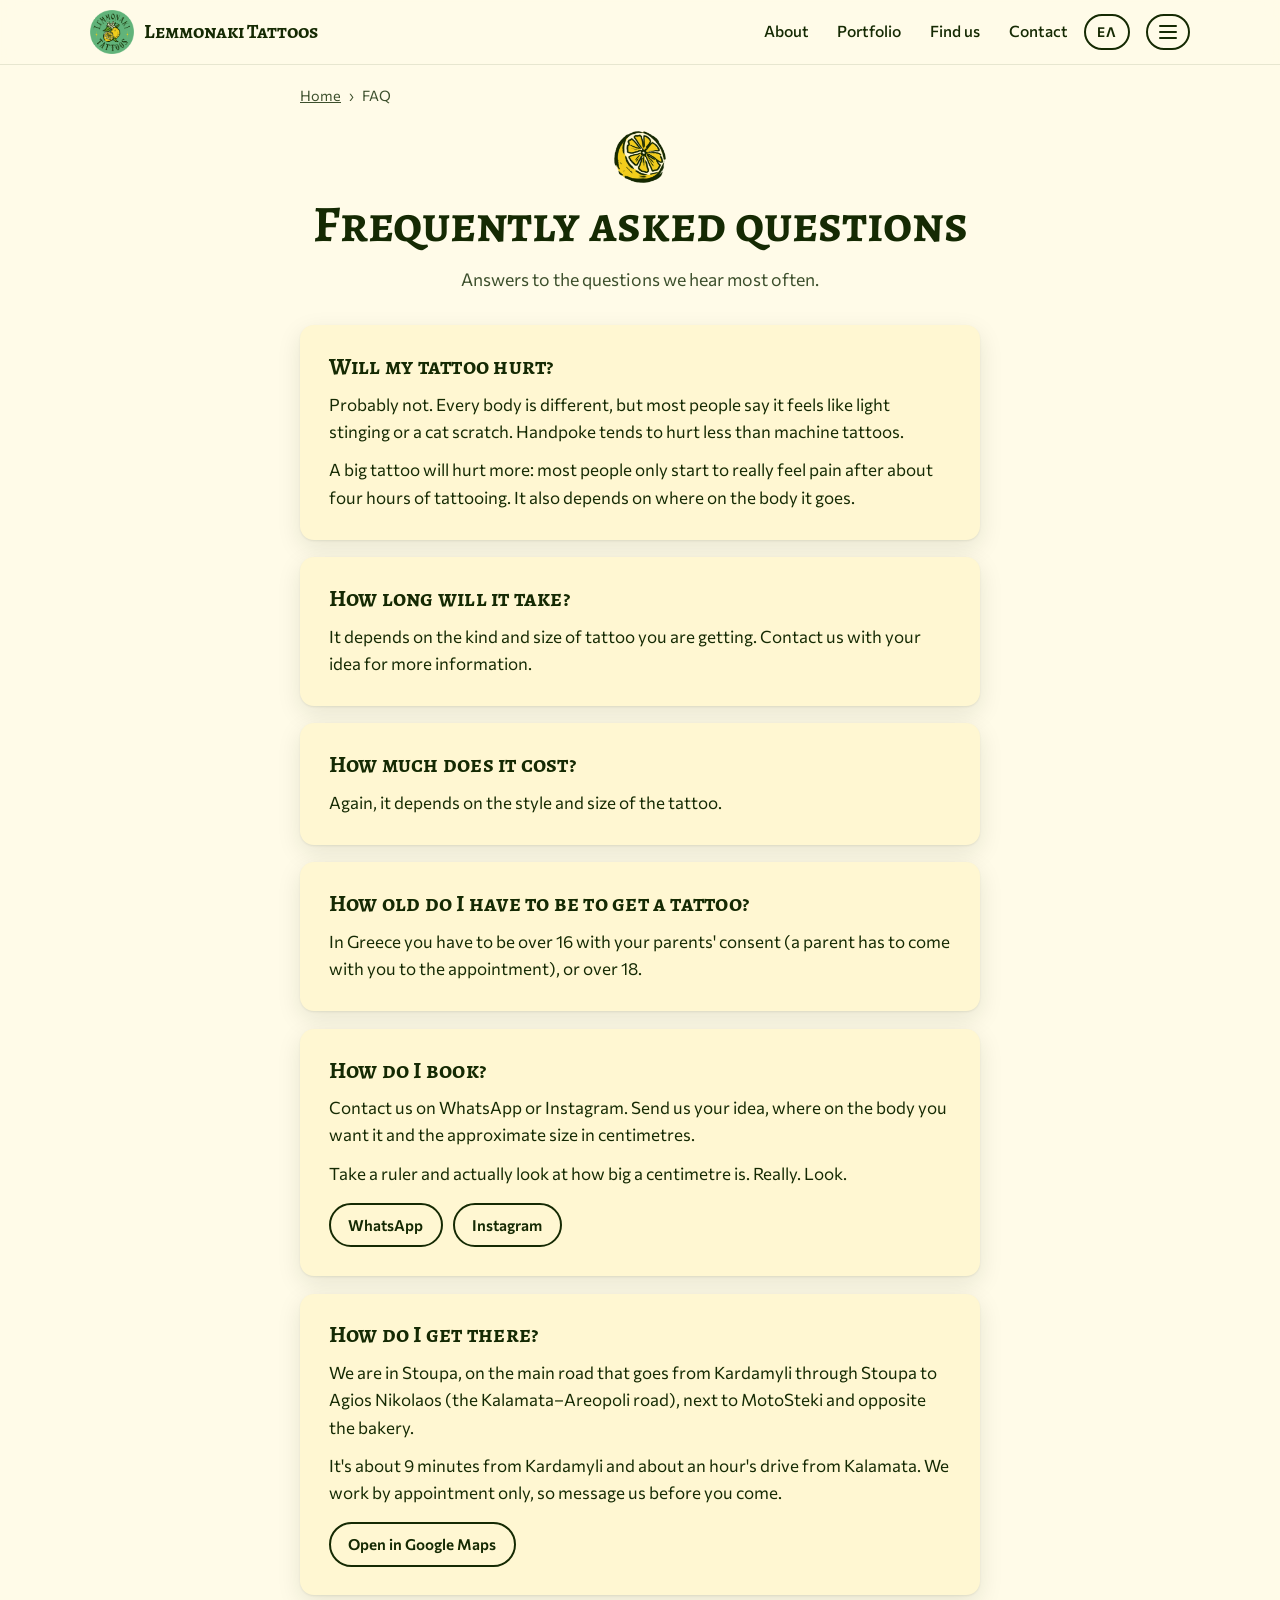
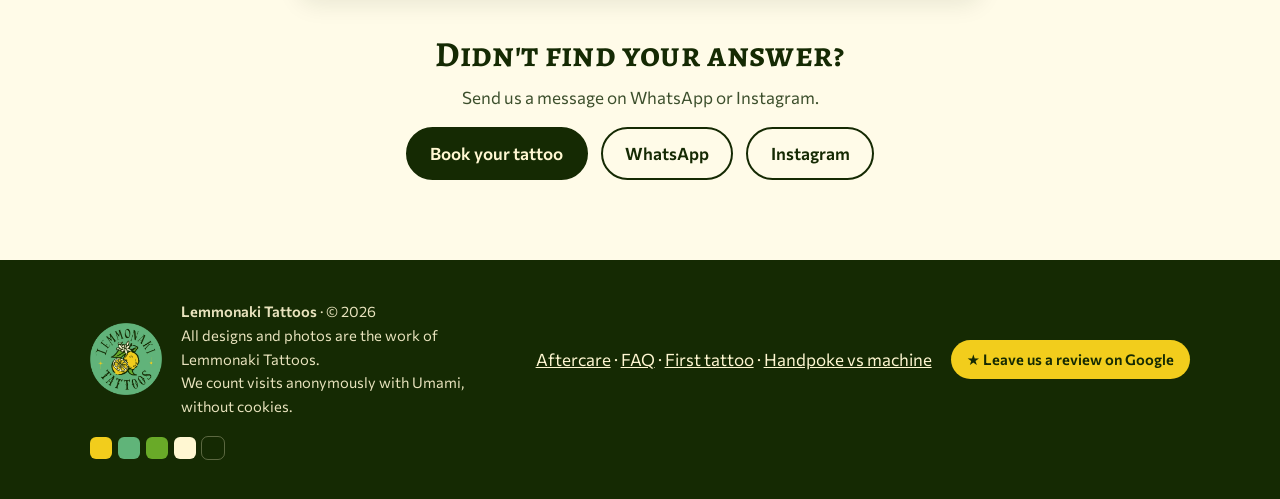
<file: faq/index.html>
<!doctype html>
<html lang="en">
<head>
<meta charset="utf-8">
<meta name="viewport" content="width=device-width, initial-scale=1, viewport-fit=cover">
<title>Handpoke tattoo FAQ: pain, price, age — Lemmonaki Tattoos</title>
<meta name="description" content="Does handpoke hurt? How long does it take, how much does it cost and how old do you need to be? Answers from Lemmonaki Tattoos in Stoupa, Mani.">
<meta name="theme-color" content="#60B479">
<link rel="canonical" href="https://lemmonakitattoos.gr/faq/">
<link rel="alternate" hreflang="en" href="https://lemmonakitattoos.gr/faq/">
<link rel="alternate" hreflang="el" href="https://lemmonakitattoos.gr/el/faq/">
<link rel="alternate" hreflang="x-default" href="https://lemmonakitattoos.gr/faq/">
<meta property="og:type" content="website">
<meta property="og:site_name" content="Lemmonaki Tattoos">
<meta property="og:url" content="https://lemmonakitattoos.gr/faq/">
<meta property="og:locale" content="en_GB">
<meta property="og:title" content="Handpoke tattoo FAQ: pain, price, age — Lemmonaki Tattoos">
<meta property="og:description" content="Does handpoke hurt? How long does it take, how much does it cost and how old do you need to be? Answers from Lemmonaki Tattoos in Stoupa, Mani.">
<meta property="og:image" content="https://lemmonakitattoos.gr/assets/img/og.jpg">
<meta property="og:image:width" content="1200">
<meta property="og:image:height" content="630">
<meta property="og:image:alt" content="Lemmonaki Tattoos logo framed by hand-drawn lemons, leaves and lemon blossom on a green background">
<meta name="twitter:card" content="summary_large_image">
<link rel="icon" href="../favicon.ico" sizes="32x32">
<link rel="icon" type="image/png" sizes="32x32" href="../favicon-32.png">
<link rel="icon" type="image/png" sizes="192x192" href="../favicon-192.png">
<link rel="manifest" href="../site.webmanifest">
<link rel="apple-touch-icon" href="../apple-touch-icon.png">
<link rel="preload" href="../assets/fonts/alegreya-sc-latin-700.woff2" as="font" type="font/woff2" crossorigin>
<link rel="stylesheet" href="../assets/css/fonts.css">
<link rel="stylesheet" href="../assets/css/style.css">
<script type="application/ld+json">{"@context": "https://schema.org", "@type": "BreadcrumbList", "itemListElement": [{"@type": "ListItem", "position": 1, "name": "Home", "item": "https://lemmonakitattoos.gr/"}, {"@type": "ListItem", "position": 2, "name": "FAQ", "item": "https://lemmonakitattoos.gr/faq/"}]}</script>
<script defer src="https://cloud.umami.is/script.js" data-website-id="35a7164d-d36b-49da-b1da-f30c0a60820b" data-domains="lemmonakitattoos.gr"></script>
</head>
<body>
<a class="skip" href="#main">Skip to content</a>


<header class="topbar">
  <div class="wrap topbar-inner">
    <a class="brand" href="../#top" aria-label="Lemmonaki Tattoos">
      <img src="../assets/img/logo-round.webp" width="48" height="48" alt="">
      <span>Lemmonaki Tattoos</span>
    </a>
    <nav class="main-nav" aria-label="Main">
      <a href="../#about">About</a>
      <a href="../#work">Portfolio</a>
      <a href="../#visit">Find us</a>
      <a href="../#contact">Contact</a>
    </nav>
    <div class="lang"><a class="lang-btn" href="../el/faq/" hreflang="el" lang="el" data-umami-event="language" data-umami-event-to="el" title="Ελληνικά">ΕΛ<span class="visually-hidden"> Ελληνικά</span></a></div>
    <details class="menu">
      <summary aria-label="Menu" title="Menu"><span class="burger" aria-hidden="true"><i></i><i></i><i></i></span></summary>
      <nav class="menu-panel" aria-label="Menu">
        <ul>
          <li><a href="../#top">Home</a></li>
          <li><a href="../aftercare/">Aftercare</a></li>
          <li><a href="./" aria-current="page">FAQ</a></li>
          <li><a href="../first-tattoo/">First tattoo</a></li>
          <li><a href="../handpoke-vs-machine/">Handpoke vs machine</a></li>
        </ul>
      </nav>
    </details>
  </div>
</header>

<main id="main" class="page">
  <div class="wrap page-wrap">
    <nav class="breadcrumb" aria-label="Breadcrumb">
      <ol>
        <li><a href="../">Home</a></li>
        <li aria-current="page">FAQ</li>
      </ol>
    </nav>
    <header class="page-head">
      <img class="ornament" src="../assets/img/lemon-slice.webp" width="56" height="56" alt="">
      <h1>Frequently asked questions</h1>
      <p class="lead">Answers to the questions we hear most often.</p>
    </header>
    <section class="page-block"><h2>Will my tattoo hurt?</h2><p>Probably not. Every body is different, but most people say it feels like light stinging or a cat scratch. Handpoke tends to hurt less than machine tattoos.</p><p>A big tattoo will hurt more: most people only start to really feel pain after about four hours of tattooing. It also depends on where on the body it goes.</p></section>
    <section class="page-block"><h2>How long will it take?</h2><p>It depends on the kind and size of tattoo you are getting. Contact us with your idea for more information.</p></section>
    <section class="page-block"><h2>How much does it cost?</h2><p>Again, it depends on the style and size of the tattoo.</p></section>
    <section class="page-block"><h2>How old do I have to be to get a tattoo?</h2><p>In Greece you have to be over 16 with your parents&#x27; consent (a parent has to come with you to the appointment), or over 18.</p></section>
    <section class="page-block"><h2>How do I book?</h2><p>Contact us on WhatsApp or Instagram. Send us your idea, where on the body you want it and the approximate size in centimetres.</p><p>Take a ruler and actually look at how big a centimetre is. Really. Look.</p><p class="page-buttons"><a class="btn btn-ghost" href="https://wa.me/306984650470" rel="noopener" target="_blank">WhatsApp</a><a class="btn btn-ghost" href="https://www.instagram.com/lemmonaki/" rel="noopener" target="_blank">Instagram</a></p></section>
    <section class="page-block"><h2>How do I get there?</h2><p>We are in Stoupa, on the main road that goes from Kardamyli through Stoupa to Agios Nikolaos (the Kalamata–Areopoli road), next to MotoSteki and opposite the bakery.</p><p>It&#x27;s about 9 minutes from Kardamyli and about an hour&#x27;s drive from Kalamata. We work by appointment only, so message us before you come.</p><p class="page-buttons"><a class="btn btn-ghost" href="https://maps.app.goo.gl/YVg3DQzfwNBqYdTr5" rel="noopener" target="_blank">Open in Google Maps</a></p></section>
    <aside class="page-cta">
      <h2>Didn&#x27;t find your answer?</h2>
      <p>Send us a message on WhatsApp or Instagram.</p>
      <div class="actions">
        <a class="btn btn-dark" href="../#contact">Book your tattoo</a>
        <a class="btn btn-ghost" href="https://wa.me/306984650470" rel="noopener" target="_blank" data-umami-event="whatsapp" data-umami-event-place="page">WhatsApp</a>
        <a class="btn btn-ghost" href="https://www.instagram.com/lemmonaki/" rel="noopener" target="_blank" data-umami-event="instagram" data-umami-event-place="page">Instagram</a>
      </div>
    </aside>
  </div>
</main>

<footer class="footer">
  <div class="wrap footer-inner">
    <img src="../assets/img/logo-round.webp" width="72" height="72" alt="" loading="lazy">
    <p><strong>Lemmonaki Tattoos</strong> · © 2026<br>All designs and photos are the work of Lemmonaki Tattoos.<br>We count visits anonymously with Umami, without cookies.</p>
    <nav class="footer-links" aria-label="More"><a href="../aftercare/">Aftercare</a> · <a href="./">FAQ</a> · <a href="../first-tattoo/">First tattoo</a> · <a href="../handpoke-vs-machine/">Handpoke vs machine</a></nav>
    <a class="review-link" href="https://g.page/r/CSo4h5Y5veAREBM/review" rel="noopener" target="_blank" data-umami-event="review"><span aria-hidden="true">★</span> Leave us a review on Google</a>
    <div class="palette" aria-hidden="true"><i></i><i></i><i></i><i></i><i></i></div>
  </div>
</footer>

<nav class="quickbar" aria-label="Quick contact">
  <a href="tel:+306984650470" data-umami-event="call" data-umami-event-place="bar"><svg viewBox="0 0 24 24" aria-hidden="true"><path d="M6.6 10.8a15.1 15.1 0 0 0 6.6 6.6l2.2-2.2a1 1 0 0 1 1-.25 11.4 11.4 0 0 0 3.6.57 1 1 0 0 1 1 1V20a1 1 0 0 1-1 1A17 17 0 0 1 3 4a1 1 0 0 1 1-1h3.5a1 1 0 0 1 1 1c0 1.25.2 2.45.57 3.57a1 1 0 0 1-.25 1z"/></svg><span>Call</span></a>
  <a href="https://wa.me/306984650470" rel="noopener" target="_blank" data-umami-event="whatsapp" data-umami-event-place="bar"><svg viewBox="0 0 24 24" aria-hidden="true"><path d="M12 2a10 10 0 0 0-8.6 15.1L2 22l5-1.3A10 10 0 1 0 12 2zm0 18.2a8.2 8.2 0 0 1-4.2-1.2l-.3-.2-3 .8.8-2.9-.2-.3A8.2 8.2 0 1 1 12 20.2z"/><path d="M16.6 14.2c-.3-.1-1.5-.7-1.7-.8-.2-.1-.4-.1-.6.1l-.8 1c-.1.2-.3.2-.5.1a6.7 6.7 0 0 1-3.4-2.9c-.3-.4.3-.4.7-1.3.1-.2 0-.3 0-.4l-.8-1.8c-.2-.5-.4-.4-.6-.4h-.5a1 1 0 0 0-.7.3 2.9 2.9 0 0 0-.9 2.2 5 5 0 0 0 1.1 2.7 11.4 11.4 0 0 0 4.4 3.9c1.6.7 2.3.8 3.1.6.5-.1 1.5-.6 1.7-1.2.2-.6.2-1.1.2-1.2-.1-.1-.3-.2-.6-.3z"/></svg><span>WhatsApp</span></a>
  <a href="https://www.instagram.com/lemmonaki/" rel="noopener" target="_blank" data-umami-event="instagram" data-umami-event-place="bar"><svg viewBox="0 0 24 24" aria-hidden="true"><path d="M12 7a5 5 0 1 0 0 10 5 5 0 0 0 0-10zm0 8.2a3.2 3.2 0 1 1 0-6.4 3.2 3.2 0 0 1 0 6.4zM17.3 5.5a1.2 1.2 0 1 0 0 2.4 1.2 1.2 0 0 0 0-2.4zM21.9 7.1a6 6 0 0 0-1.6-4.2A6 6 0 0 0 16.1 1.3C14.4 1.2 9.6 1.2 7.9 1.3a6 6 0 0 0-4.2 1.6A6 6 0 0 0 2.1 7.1C2 8.8 2 15.2 2.1 16.9a6 6 0 0 0 1.6 4.2 6 6 0 0 0 4.2 1.6c1.7.1 6.5.1 8.2 0a6 6 0 0 0 4.2-1.6 6 6 0 0 0 1.6-4.2c.1-1.7.1-8.1 0-9.8zm-2.2 11.7a3.3 3.3 0 0 1-1.9 1.9c-1.3.5-4.4.4-5.8.4s-4.5.1-5.8-.4a3.3 3.3 0 0 1-1.9-1.9c-.5-1.3-.4-4.4-.4-5.8s-.1-4.5.4-5.8a3.3 3.3 0 0 1 1.9-1.9C7.5 4.8 10.6 4.9 12 4.9s4.5-.1 5.8.4a3.3 3.3 0 0 1 1.9 1.9c.5 1.3.4 4.4.4 5.8s.1 4.5-.4 5.8z"/></svg><span>Instagram</span></a>
</nav>

<script src="../assets/js/main.js" defer></script>
</body>
</html>
</file>
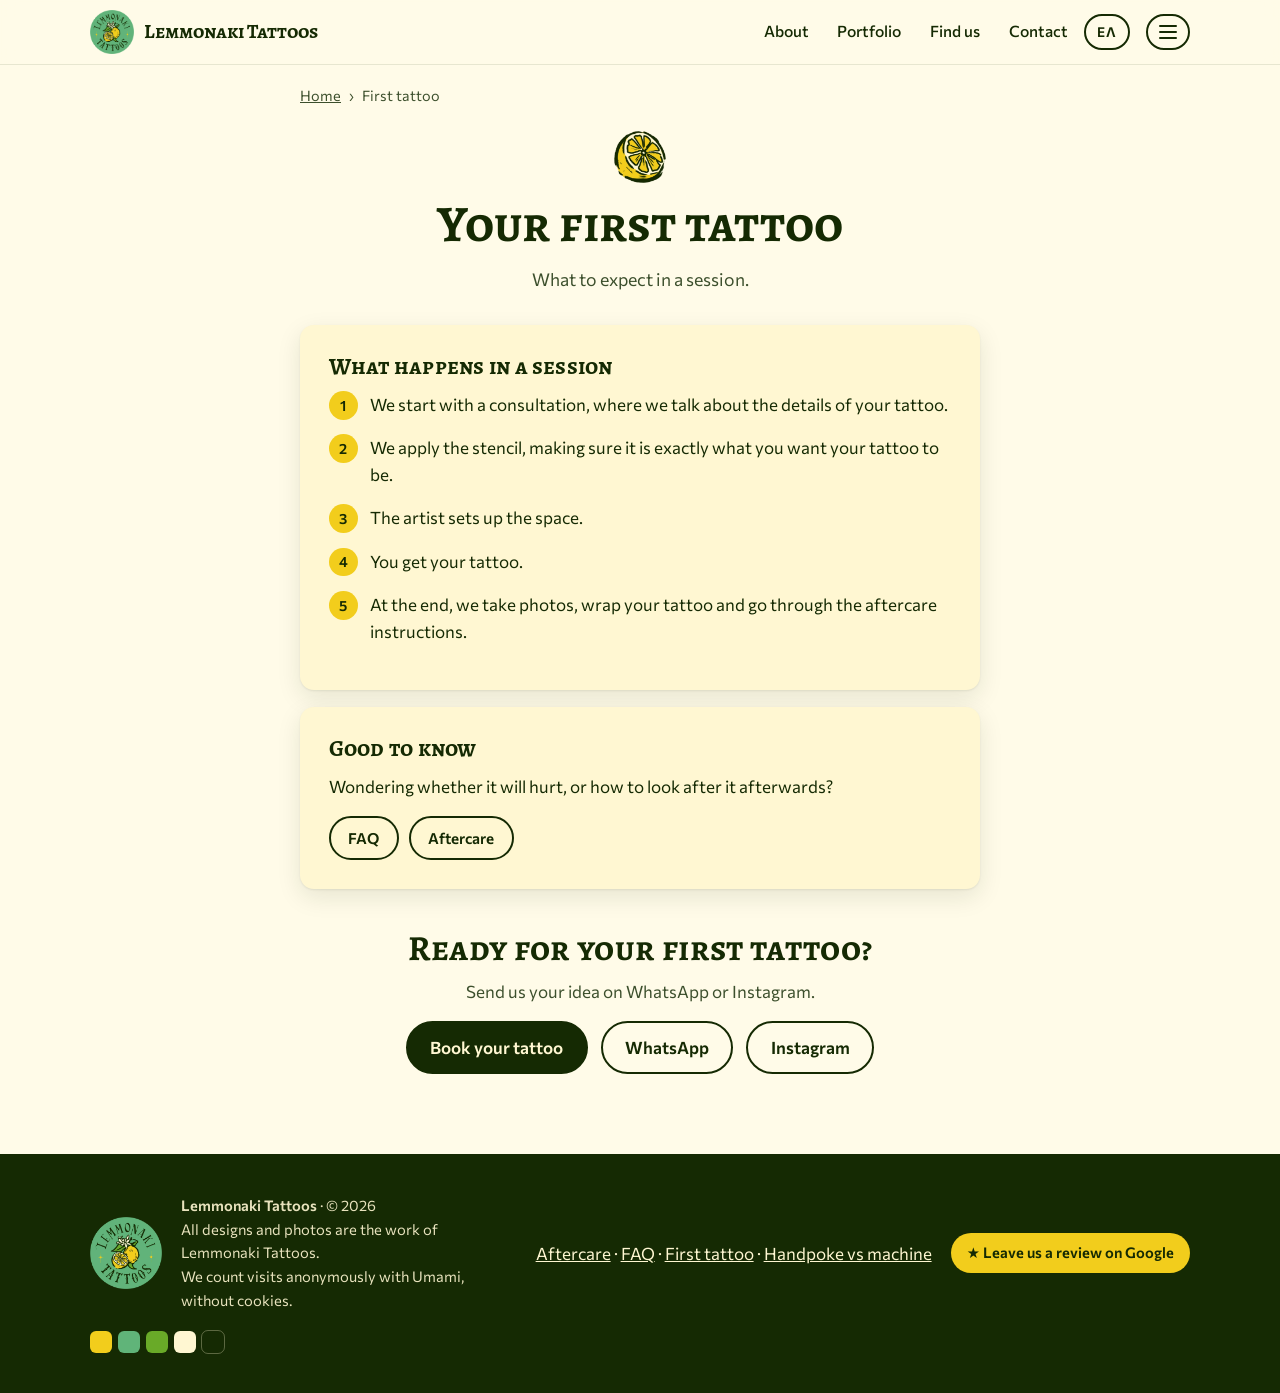
<file: first-tattoo/index.html>
<!doctype html>
<html lang="en">
<head>
<meta charset="utf-8">
<meta name="viewport" content="width=device-width, initial-scale=1, viewport-fit=cover">
<title>Your first tattoo: what to expect — Lemmonaki Tattoos</title>
<meta name="description" content="Getting your first handpoke tattoo? What happens in a session at Lemmonaki Tattoos in Stoupa, Mani: consultation, stencil, tattoo, photos and aftercare.">
<meta name="theme-color" content="#60B479">
<link rel="canonical" href="https://lemmonakitattoos.gr/first-tattoo/">
<link rel="alternate" hreflang="en" href="https://lemmonakitattoos.gr/first-tattoo/">
<link rel="alternate" hreflang="el" href="https://lemmonakitattoos.gr/el/first-tattoo/">
<link rel="alternate" hreflang="x-default" href="https://lemmonakitattoos.gr/first-tattoo/">
<meta property="og:type" content="website">
<meta property="og:site_name" content="Lemmonaki Tattoos">
<meta property="og:url" content="https://lemmonakitattoos.gr/first-tattoo/">
<meta property="og:locale" content="en_GB">
<meta property="og:title" content="Your first tattoo: what to expect — Lemmonaki Tattoos">
<meta property="og:description" content="Getting your first handpoke tattoo? What happens in a session at Lemmonaki Tattoos in Stoupa, Mani: consultation, stencil, tattoo, photos and aftercare.">
<meta property="og:image" content="https://lemmonakitattoos.gr/assets/img/og.jpg">
<meta property="og:image:width" content="1200">
<meta property="og:image:height" content="630">
<meta property="og:image:alt" content="Lemmonaki Tattoos logo framed by hand-drawn lemons, leaves and lemon blossom on a green background">
<meta name="twitter:card" content="summary_large_image">
<link rel="icon" href="../favicon.ico" sizes="32x32">
<link rel="icon" type="image/png" sizes="32x32" href="../favicon-32.png">
<link rel="icon" type="image/png" sizes="192x192" href="../favicon-192.png">
<link rel="manifest" href="../site.webmanifest">
<link rel="apple-touch-icon" href="../apple-touch-icon.png">
<link rel="preload" href="../assets/fonts/alegreya-sc-latin-700.woff2" as="font" type="font/woff2" crossorigin>
<link rel="stylesheet" href="../assets/css/fonts.css">
<link rel="stylesheet" href="../assets/css/style.css">
<script type="application/ld+json">{"@context": "https://schema.org", "@type": "BreadcrumbList", "itemListElement": [{"@type": "ListItem", "position": 1, "name": "Home", "item": "https://lemmonakitattoos.gr/"}, {"@type": "ListItem", "position": 2, "name": "First tattoo", "item": "https://lemmonakitattoos.gr/first-tattoo/"}]}</script>
<script defer src="https://cloud.umami.is/script.js" data-website-id="35a7164d-d36b-49da-b1da-f30c0a60820b" data-domains="lemmonakitattoos.gr"></script>
</head>
<body>
<a class="skip" href="#main">Skip to content</a>


<header class="topbar">
  <div class="wrap topbar-inner">
    <a class="brand" href="../#top" aria-label="Lemmonaki Tattoos">
      <img src="../assets/img/logo-round.webp" width="48" height="48" alt="">
      <span>Lemmonaki Tattoos</span>
    </a>
    <nav class="main-nav" aria-label="Main">
      <a href="../#about">About</a>
      <a href="../#work">Portfolio</a>
      <a href="../#visit">Find us</a>
      <a href="../#contact">Contact</a>
    </nav>
    <div class="lang"><a class="lang-btn" href="../el/first-tattoo/" hreflang="el" lang="el" data-umami-event="language" data-umami-event-to="el" title="Ελληνικά">ΕΛ<span class="visually-hidden"> Ελληνικά</span></a></div>
    <details class="menu">
      <summary aria-label="Menu" title="Menu"><span class="burger" aria-hidden="true"><i></i><i></i><i></i></span></summary>
      <nav class="menu-panel" aria-label="Menu">
        <ul>
          <li><a href="../#top">Home</a></li>
          <li><a href="../aftercare/">Aftercare</a></li>
          <li><a href="../faq/">FAQ</a></li>
          <li><a href="./" aria-current="page">First tattoo</a></li>
          <li><a href="../handpoke-vs-machine/">Handpoke vs machine</a></li>
        </ul>
      </nav>
    </details>
  </div>
</header>

<main id="main" class="page">
  <div class="wrap page-wrap">
    <nav class="breadcrumb" aria-label="Breadcrumb">
      <ol>
        <li><a href="../">Home</a></li>
        <li aria-current="page">First tattoo</li>
      </ol>
    </nav>
    <header class="page-head">
      <img class="ornament" src="../assets/img/lemon-slice.webp" width="56" height="56" alt="">
      <h1>Your first tattoo</h1>
      <p class="lead">What to expect in a session.</p>
    </header>
    <section class="page-block"><h2>What happens in a session</h2><ol class="steps"><li>We start with a consultation, where we talk about the details of your tattoo.</li><li>We apply the stencil, making sure it is exactly what you want your tattoo to be.</li><li>The artist sets up the space.</li><li>You get your tattoo.</li><li>At the end, we take photos, wrap your tattoo and go through the aftercare instructions.</li></ol></section>
    <section class="page-block"><h2>Good to know</h2><p>Wondering whether it will hurt, or how to look after it afterwards?</p><p class="page-buttons"><a class="btn btn-ghost" href="../faq/">FAQ</a><a class="btn btn-ghost" href="../aftercare/">Aftercare</a></p></section>
    <aside class="page-cta">
      <h2>Ready for your first tattoo?</h2>
      <p>Send us your idea on WhatsApp or Instagram.</p>
      <div class="actions">
        <a class="btn btn-dark" href="../#contact">Book your tattoo</a>
        <a class="btn btn-ghost" href="https://wa.me/306984650470" rel="noopener" target="_blank" data-umami-event="whatsapp" data-umami-event-place="page">WhatsApp</a>
        <a class="btn btn-ghost" href="https://www.instagram.com/lemmonaki/" rel="noopener" target="_blank" data-umami-event="instagram" data-umami-event-place="page">Instagram</a>
      </div>
    </aside>
  </div>
</main>

<footer class="footer">
  <div class="wrap footer-inner">
    <img src="../assets/img/logo-round.webp" width="72" height="72" alt="" loading="lazy">
    <p><strong>Lemmonaki Tattoos</strong> · © 2026<br>All designs and photos are the work of Lemmonaki Tattoos.<br>We count visits anonymously with Umami, without cookies.</p>
    <nav class="footer-links" aria-label="More"><a href="../aftercare/">Aftercare</a> · <a href="../faq/">FAQ</a> · <a href="./">First tattoo</a> · <a href="../handpoke-vs-machine/">Handpoke vs machine</a></nav>
    <a class="review-link" href="https://g.page/r/CSo4h5Y5veAREBM/review" rel="noopener" target="_blank" data-umami-event="review"><span aria-hidden="true">★</span> Leave us a review on Google</a>
    <div class="palette" aria-hidden="true"><i></i><i></i><i></i><i></i><i></i></div>
  </div>
</footer>

<nav class="quickbar" aria-label="Quick contact">
  <a href="tel:+306984650470" data-umami-event="call" data-umami-event-place="bar"><svg viewBox="0 0 24 24" aria-hidden="true"><path d="M6.6 10.8a15.1 15.1 0 0 0 6.6 6.6l2.2-2.2a1 1 0 0 1 1-.25 11.4 11.4 0 0 0 3.6.57 1 1 0 0 1 1 1V20a1 1 0 0 1-1 1A17 17 0 0 1 3 4a1 1 0 0 1 1-1h3.5a1 1 0 0 1 1 1c0 1.25.2 2.45.57 3.57a1 1 0 0 1-.25 1z"/></svg><span>Call</span></a>
  <a href="https://wa.me/306984650470" rel="noopener" target="_blank" data-umami-event="whatsapp" data-umami-event-place="bar"><svg viewBox="0 0 24 24" aria-hidden="true"><path d="M12 2a10 10 0 0 0-8.6 15.1L2 22l5-1.3A10 10 0 1 0 12 2zm0 18.2a8.2 8.2 0 0 1-4.2-1.2l-.3-.2-3 .8.8-2.9-.2-.3A8.2 8.2 0 1 1 12 20.2z"/><path d="M16.6 14.2c-.3-.1-1.5-.7-1.7-.8-.2-.1-.4-.1-.6.1l-.8 1c-.1.2-.3.2-.5.1a6.7 6.7 0 0 1-3.4-2.9c-.3-.4.3-.4.7-1.3.1-.2 0-.3 0-.4l-.8-1.8c-.2-.5-.4-.4-.6-.4h-.5a1 1 0 0 0-.7.3 2.9 2.9 0 0 0-.9 2.2 5 5 0 0 0 1.1 2.7 11.4 11.4 0 0 0 4.4 3.9c1.6.7 2.3.8 3.1.6.5-.1 1.5-.6 1.7-1.2.2-.6.2-1.1.2-1.2-.1-.1-.3-.2-.6-.3z"/></svg><span>WhatsApp</span></a>
  <a href="https://www.instagram.com/lemmonaki/" rel="noopener" target="_blank" data-umami-event="instagram" data-umami-event-place="bar"><svg viewBox="0 0 24 24" aria-hidden="true"><path d="M12 7a5 5 0 1 0 0 10 5 5 0 0 0 0-10zm0 8.2a3.2 3.2 0 1 1 0-6.4 3.2 3.2 0 0 1 0 6.4zM17.3 5.5a1.2 1.2 0 1 0 0 2.4 1.2 1.2 0 0 0 0-2.4zM21.9 7.1a6 6 0 0 0-1.6-4.2A6 6 0 0 0 16.1 1.3C14.4 1.2 9.6 1.2 7.9 1.3a6 6 0 0 0-4.2 1.6A6 6 0 0 0 2.1 7.1C2 8.8 2 15.2 2.1 16.9a6 6 0 0 0 1.6 4.2 6 6 0 0 0 4.2 1.6c1.7.1 6.5.1 8.2 0a6 6 0 0 0 4.2-1.6 6 6 0 0 0 1.6-4.2c.1-1.7.1-8.1 0-9.8zm-2.2 11.7a3.3 3.3 0 0 1-1.9 1.9c-1.3.5-4.4.4-5.8.4s-4.5.1-5.8-.4a3.3 3.3 0 0 1-1.9-1.9c-.5-1.3-.4-4.4-.4-5.8s-.1-4.5.4-5.8a3.3 3.3 0 0 1 1.9-1.9C7.5 4.8 10.6 4.9 12 4.9s4.5-.1 5.8.4a3.3 3.3 0 0 1 1.9 1.9c.5 1.3.4 4.4.4 5.8s.1 4.5-.4 5.8z"/></svg><span>Instagram</span></a>
</nav>

<script src="../assets/js/main.js" defer></script>
</body>
</html>
</file>
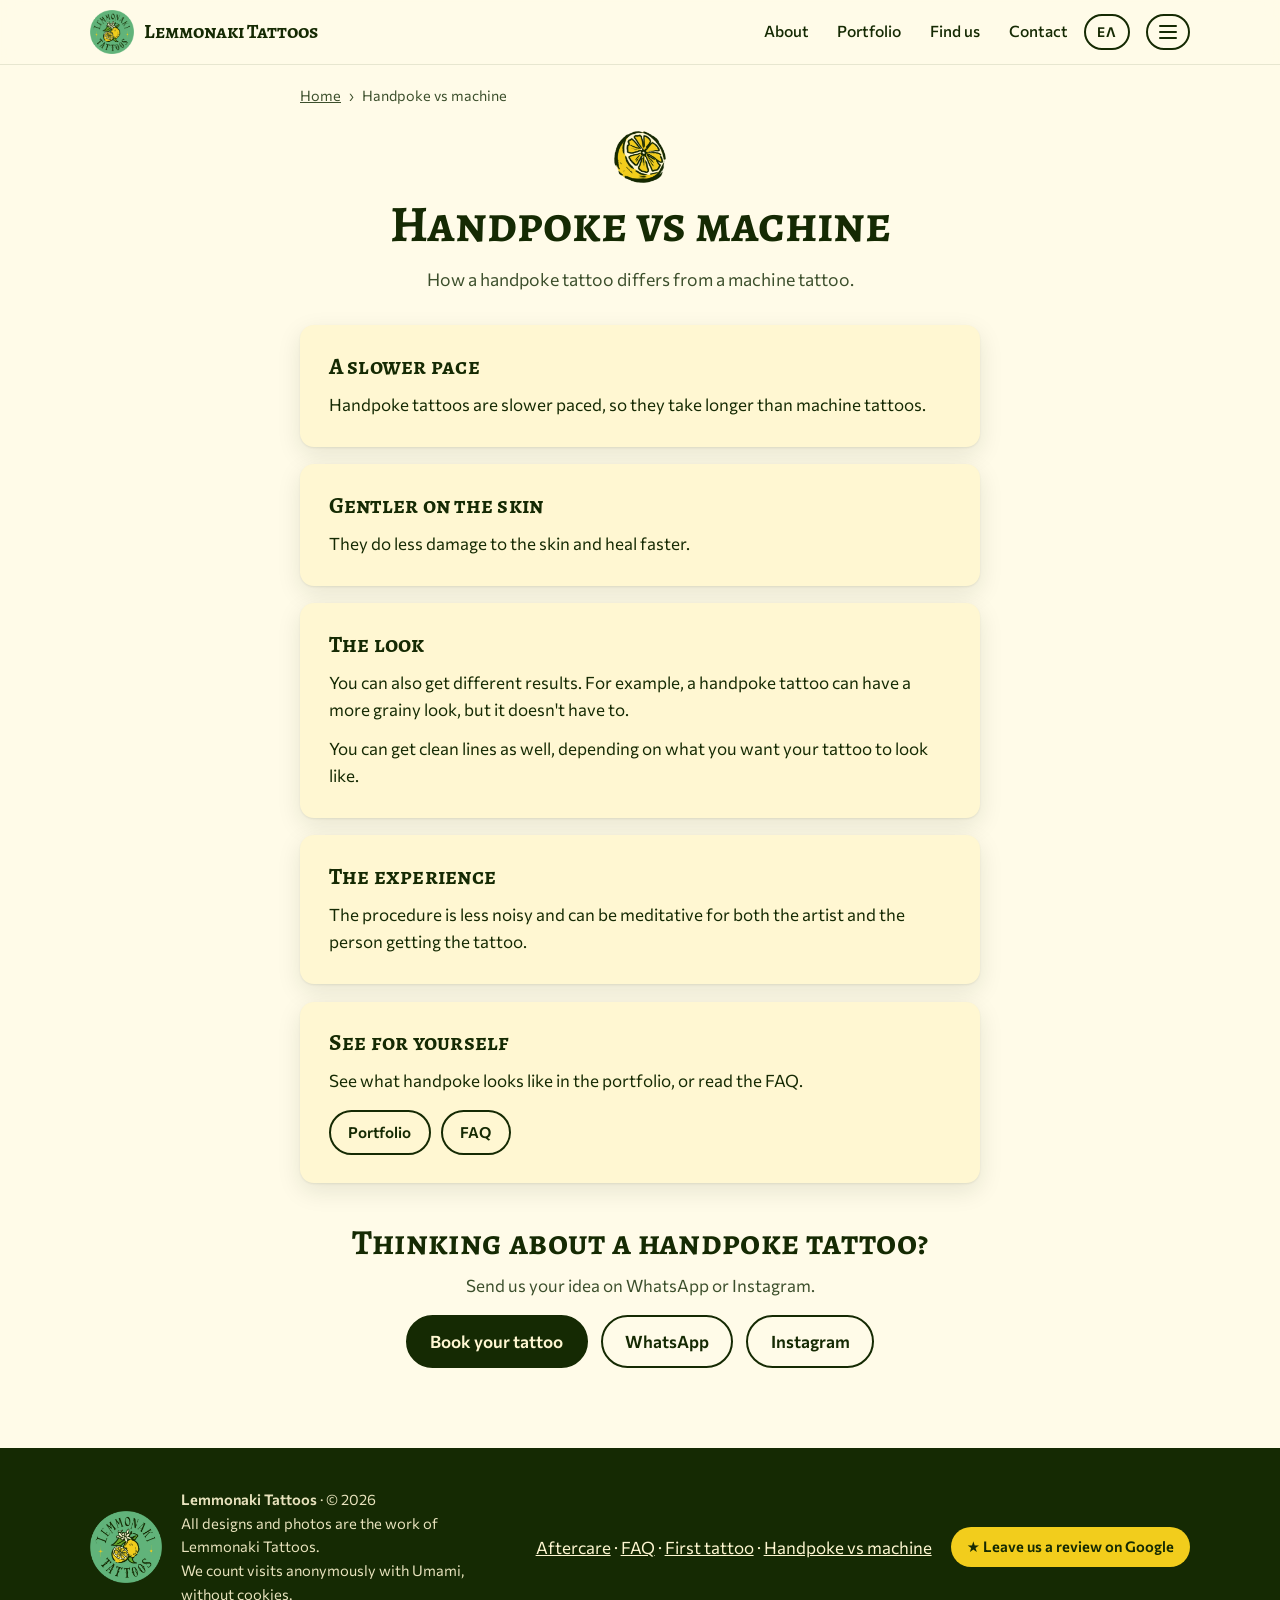
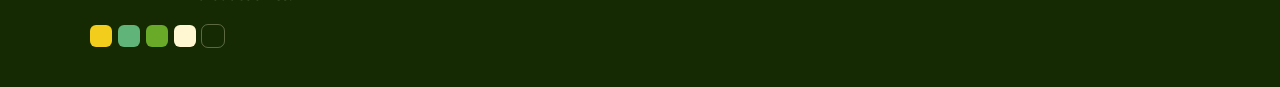
<file: handpoke-vs-machine/index.html>
<!doctype html>
<html lang="en">
<head>
<meta charset="utf-8">
<meta name="viewport" content="width=device-width, initial-scale=1, viewport-fit=cover">
<title>Handpoke vs machine tattoos — Lemmonaki Tattoos</title>
<meta name="description" content="How do handpoke tattoos compare with machine tattoos? Pace, healing, the look and the experience, explained by Lemmonaki Tattoos in Stoupa, Mani.">
<meta name="theme-color" content="#60B479">
<link rel="canonical" href="https://lemmonakitattoos.gr/handpoke-vs-machine/">
<link rel="alternate" hreflang="en" href="https://lemmonakitattoos.gr/handpoke-vs-machine/">
<link rel="alternate" hreflang="el" href="https://lemmonakitattoos.gr/el/handpoke-vs-machine/">
<link rel="alternate" hreflang="x-default" href="https://lemmonakitattoos.gr/handpoke-vs-machine/">
<meta property="og:type" content="website">
<meta property="og:site_name" content="Lemmonaki Tattoos">
<meta property="og:url" content="https://lemmonakitattoos.gr/handpoke-vs-machine/">
<meta property="og:locale" content="en_GB">
<meta property="og:title" content="Handpoke vs machine tattoos — Lemmonaki Tattoos">
<meta property="og:description" content="How do handpoke tattoos compare with machine tattoos? Pace, healing, the look and the experience, explained by Lemmonaki Tattoos in Stoupa, Mani.">
<meta property="og:image" content="https://lemmonakitattoos.gr/assets/img/og.jpg">
<meta property="og:image:width" content="1200">
<meta property="og:image:height" content="630">
<meta property="og:image:alt" content="Lemmonaki Tattoos logo framed by hand-drawn lemons, leaves and lemon blossom on a green background">
<meta name="twitter:card" content="summary_large_image">
<link rel="icon" href="../favicon.ico" sizes="32x32">
<link rel="icon" type="image/png" sizes="32x32" href="../favicon-32.png">
<link rel="icon" type="image/png" sizes="192x192" href="../favicon-192.png">
<link rel="manifest" href="../site.webmanifest">
<link rel="apple-touch-icon" href="../apple-touch-icon.png">
<link rel="preload" href="../assets/fonts/alegreya-sc-latin-700.woff2" as="font" type="font/woff2" crossorigin>
<link rel="stylesheet" href="../assets/css/fonts.css">
<link rel="stylesheet" href="../assets/css/style.css">
<script type="application/ld+json">{"@context": "https://schema.org", "@type": "BreadcrumbList", "itemListElement": [{"@type": "ListItem", "position": 1, "name": "Home", "item": "https://lemmonakitattoos.gr/"}, {"@type": "ListItem", "position": 2, "name": "Handpoke vs machine", "item": "https://lemmonakitattoos.gr/handpoke-vs-machine/"}]}</script>
<script defer src="https://cloud.umami.is/script.js" data-website-id="35a7164d-d36b-49da-b1da-f30c0a60820b" data-domains="lemmonakitattoos.gr"></script>
</head>
<body>
<a class="skip" href="#main">Skip to content</a>


<header class="topbar">
  <div class="wrap topbar-inner">
    <a class="brand" href="../#top" aria-label="Lemmonaki Tattoos">
      <img src="../assets/img/logo-round.webp" width="48" height="48" alt="">
      <span>Lemmonaki Tattoos</span>
    </a>
    <nav class="main-nav" aria-label="Main">
      <a href="../#about">About</a>
      <a href="../#work">Portfolio</a>
      <a href="../#visit">Find us</a>
      <a href="../#contact">Contact</a>
    </nav>
    <div class="lang"><a class="lang-btn" href="../el/handpoke-vs-machine/" hreflang="el" lang="el" data-umami-event="language" data-umami-event-to="el" title="Ελληνικά">ΕΛ<span class="visually-hidden"> Ελληνικά</span></a></div>
    <details class="menu">
      <summary aria-label="Menu" title="Menu"><span class="burger" aria-hidden="true"><i></i><i></i><i></i></span></summary>
      <nav class="menu-panel" aria-label="Menu">
        <ul>
          <li><a href="../#top">Home</a></li>
          <li><a href="../aftercare/">Aftercare</a></li>
          <li><a href="../faq/">FAQ</a></li>
          <li><a href="../first-tattoo/">First tattoo</a></li>
          <li><a href="./" aria-current="page">Handpoke vs machine</a></li>
        </ul>
      </nav>
    </details>
  </div>
</header>

<main id="main" class="page">
  <div class="wrap page-wrap">
    <nav class="breadcrumb" aria-label="Breadcrumb">
      <ol>
        <li><a href="../">Home</a></li>
        <li aria-current="page">Handpoke vs machine</li>
      </ol>
    </nav>
    <header class="page-head">
      <img class="ornament" src="../assets/img/lemon-slice.webp" width="56" height="56" alt="">
      <h1>Handpoke vs machine</h1>
      <p class="lead">How a handpoke tattoo differs from a machine tattoo.</p>
    </header>
    <section class="page-block"><h2>A slower pace</h2><p>Handpoke tattoos are slower paced, so they take longer than machine tattoos.</p></section>
    <section class="page-block"><h2>Gentler on the skin</h2><p>They do less damage to the skin and heal faster.</p></section>
    <section class="page-block"><h2>The look</h2><p>You can also get different results. For example, a handpoke tattoo can have a more grainy look, but it doesn&#x27;t have to.</p><p>You can get clean lines as well, depending on what you want your tattoo to look like.</p></section>
    <section class="page-block"><h2>The experience</h2><p>The procedure is less noisy and can be meditative for both the artist and the person getting the tattoo.</p></section>
    <section class="page-block"><h2>See for yourself</h2><p>See what handpoke looks like in the portfolio, or read the FAQ.</p><p class="page-buttons"><a class="btn btn-ghost" href="../#work">Portfolio</a><a class="btn btn-ghost" href="../faq/">FAQ</a></p></section>
    <aside class="page-cta">
      <h2>Thinking about a handpoke tattoo?</h2>
      <p>Send us your idea on WhatsApp or Instagram.</p>
      <div class="actions">
        <a class="btn btn-dark" href="../#contact">Book your tattoo</a>
        <a class="btn btn-ghost" href="https://wa.me/306984650470" rel="noopener" target="_blank" data-umami-event="whatsapp" data-umami-event-place="page">WhatsApp</a>
        <a class="btn btn-ghost" href="https://www.instagram.com/lemmonaki/" rel="noopener" target="_blank" data-umami-event="instagram" data-umami-event-place="page">Instagram</a>
      </div>
    </aside>
  </div>
</main>

<footer class="footer">
  <div class="wrap footer-inner">
    <img src="../assets/img/logo-round.webp" width="72" height="72" alt="" loading="lazy">
    <p><strong>Lemmonaki Tattoos</strong> · © 2026<br>All designs and photos are the work of Lemmonaki Tattoos.<br>We count visits anonymously with Umami, without cookies.</p>
    <nav class="footer-links" aria-label="More"><a href="../aftercare/">Aftercare</a> · <a href="../faq/">FAQ</a> · <a href="../first-tattoo/">First tattoo</a> · <a href="./">Handpoke vs machine</a></nav>
    <a class="review-link" href="https://g.page/r/CSo4h5Y5veAREBM/review" rel="noopener" target="_blank" data-umami-event="review"><span aria-hidden="true">★</span> Leave us a review on Google</a>
    <div class="palette" aria-hidden="true"><i></i><i></i><i></i><i></i><i></i></div>
  </div>
</footer>

<nav class="quickbar" aria-label="Quick contact">
  <a href="tel:+306984650470" data-umami-event="call" data-umami-event-place="bar"><svg viewBox="0 0 24 24" aria-hidden="true"><path d="M6.6 10.8a15.1 15.1 0 0 0 6.6 6.6l2.2-2.2a1 1 0 0 1 1-.25 11.4 11.4 0 0 0 3.6.57 1 1 0 0 1 1 1V20a1 1 0 0 1-1 1A17 17 0 0 1 3 4a1 1 0 0 1 1-1h3.5a1 1 0 0 1 1 1c0 1.25.2 2.45.57 3.57a1 1 0 0 1-.25 1z"/></svg><span>Call</span></a>
  <a href="https://wa.me/306984650470" rel="noopener" target="_blank" data-umami-event="whatsapp" data-umami-event-place="bar"><svg viewBox="0 0 24 24" aria-hidden="true"><path d="M12 2a10 10 0 0 0-8.6 15.1L2 22l5-1.3A10 10 0 1 0 12 2zm0 18.2a8.2 8.2 0 0 1-4.2-1.2l-.3-.2-3 .8.8-2.9-.2-.3A8.2 8.2 0 1 1 12 20.2z"/><path d="M16.6 14.2c-.3-.1-1.5-.7-1.7-.8-.2-.1-.4-.1-.6.1l-.8 1c-.1.2-.3.2-.5.1a6.7 6.7 0 0 1-3.4-2.9c-.3-.4.3-.4.7-1.3.1-.2 0-.3 0-.4l-.8-1.8c-.2-.5-.4-.4-.6-.4h-.5a1 1 0 0 0-.7.3 2.9 2.9 0 0 0-.9 2.2 5 5 0 0 0 1.1 2.7 11.4 11.4 0 0 0 4.4 3.9c1.6.7 2.3.8 3.1.6.5-.1 1.5-.6 1.7-1.2.2-.6.2-1.1.2-1.2-.1-.1-.3-.2-.6-.3z"/></svg><span>WhatsApp</span></a>
  <a href="https://www.instagram.com/lemmonaki/" rel="noopener" target="_blank" data-umami-event="instagram" data-umami-event-place="bar"><svg viewBox="0 0 24 24" aria-hidden="true"><path d="M12 7a5 5 0 1 0 0 10 5 5 0 0 0 0-10zm0 8.2a3.2 3.2 0 1 1 0-6.4 3.2 3.2 0 0 1 0 6.4zM17.3 5.5a1.2 1.2 0 1 0 0 2.4 1.2 1.2 0 0 0 0-2.4zM21.9 7.1a6 6 0 0 0-1.6-4.2A6 6 0 0 0 16.1 1.3C14.4 1.2 9.6 1.2 7.9 1.3a6 6 0 0 0-4.2 1.6A6 6 0 0 0 2.1 7.1C2 8.8 2 15.2 2.1 16.9a6 6 0 0 0 1.6 4.2 6 6 0 0 0 4.2 1.6c1.7.1 6.5.1 8.2 0a6 6 0 0 0 4.2-1.6 6 6 0 0 0 1.6-4.2c.1-1.7.1-8.1 0-9.8zm-2.2 11.7a3.3 3.3 0 0 1-1.9 1.9c-1.3.5-4.4.4-5.8.4s-4.5.1-5.8-.4a3.3 3.3 0 0 1-1.9-1.9c-.5-1.3-.4-4.4-.4-5.8s-.1-4.5.4-5.8a3.3 3.3 0 0 1 1.9-1.9C7.5 4.8 10.6 4.9 12 4.9s4.5-.1 5.8.4a3.3 3.3 0 0 1 1.9 1.9c.5 1.3.4 4.4.4 5.8s.1 4.5-.4 5.8z"/></svg><span>Instagram</span></a>
</nav>

<script src="../assets/js/main.js" defer></script>
</body>
</html>
</file>
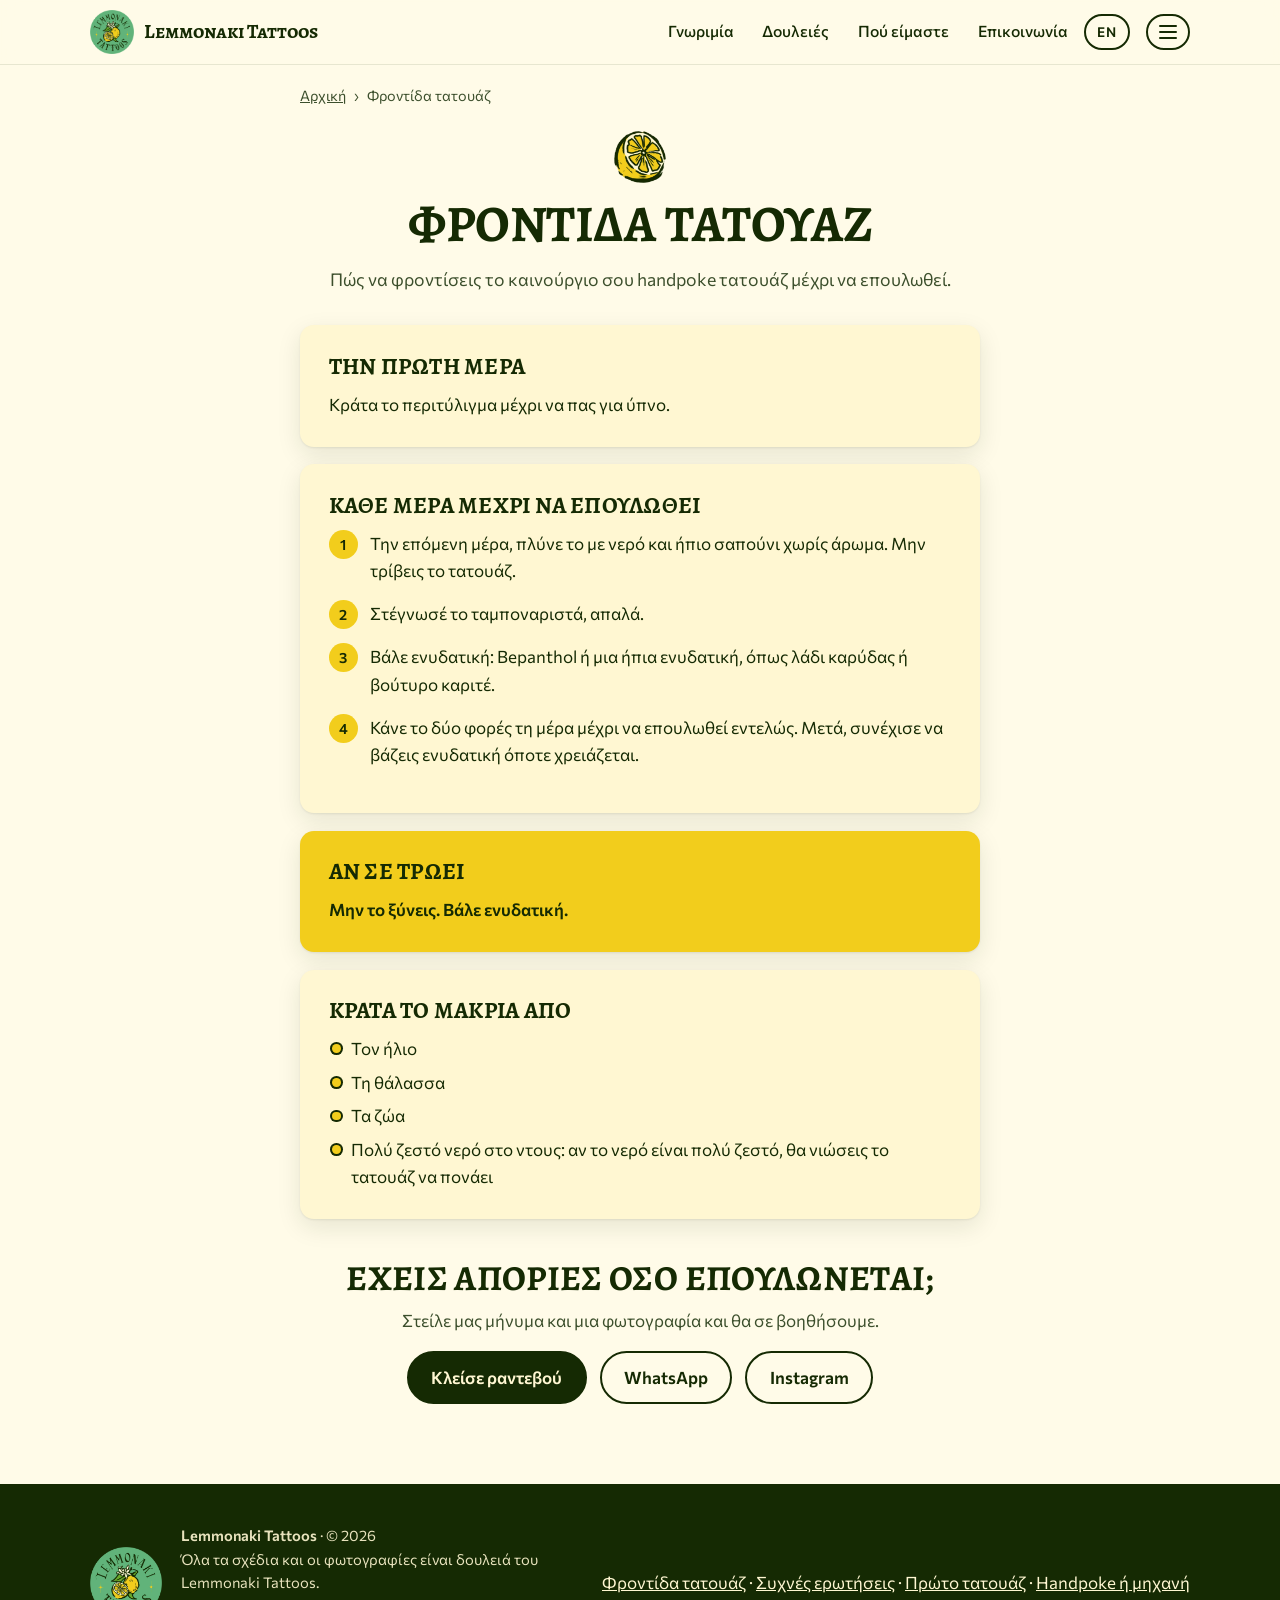
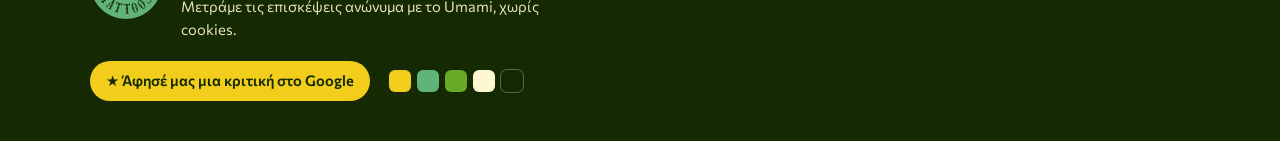
<file: el/aftercare/index.html>
<!doctype html>
<html lang="el">
<head>
<meta charset="utf-8">
<meta name="viewport" content="width=device-width, initial-scale=1, viewport-fit=cover">
<title>Φροντίδα τατουάζ μετά τη συνεδρία — Lemmonaki Tattoos</title>
<meta name="description" content="Πώς να φροντίσεις το καινούργιο σου handpoke τατουάζ: πλύσιμο, ενυδάτωση, φαγούρα, ήλιος και θάλασσα. Οδηγίες από το Lemmonaki Tattoos στη Στούπα.">
<meta name="theme-color" content="#60B479">
<link rel="canonical" href="https://lemmonakitattoos.gr/el/aftercare/">
<link rel="alternate" hreflang="en" href="https://lemmonakitattoos.gr/aftercare/">
<link rel="alternate" hreflang="el" href="https://lemmonakitattoos.gr/el/aftercare/">
<link rel="alternate" hreflang="x-default" href="https://lemmonakitattoos.gr/aftercare/">
<meta property="og:type" content="website">
<meta property="og:site_name" content="Lemmonaki Tattoos">
<meta property="og:url" content="https://lemmonakitattoos.gr/el/aftercare/">
<meta property="og:locale" content="el_GR">
<meta property="og:title" content="Φροντίδα τατουάζ μετά τη συνεδρία — Lemmonaki Tattoos">
<meta property="og:description" content="Πώς να φροντίσεις το καινούργιο σου handpoke τατουάζ: πλύσιμο, ενυδάτωση, φαγούρα, ήλιος και θάλασσα. Οδηγίες από το Lemmonaki Tattoos στη Στούπα.">
<meta property="og:image" content="https://lemmonakitattoos.gr/assets/img/og.jpg">
<meta property="og:image:width" content="1200">
<meta property="og:image:height" content="630">
<meta property="og:image:alt" content="Το λογότυπο Lemmonaki Tattoos ανάμεσα σε ζωγραφιστά λεμόνια, φύλλα και λεμονανθούς, σε πράσινο φόντο">
<meta name="twitter:card" content="summary_large_image">
<link rel="icon" href="../../favicon.ico" sizes="32x32">
<link rel="icon" type="image/png" sizes="32x32" href="../../favicon-32.png">
<link rel="icon" type="image/png" sizes="192x192" href="../../favicon-192.png">
<link rel="manifest" href="../../site.webmanifest">
<link rel="apple-touch-icon" href="../../apple-touch-icon.png">
<link rel="preload" href="../../assets/fonts/alegreya-sc-greek-700.woff2" as="font" type="font/woff2" crossorigin>
<link rel="stylesheet" href="../../assets/css/fonts.css">
<link rel="stylesheet" href="../../assets/css/style.css">
<script type="application/ld+json">{"@context": "https://schema.org", "@type": "BreadcrumbList", "itemListElement": [{"@type": "ListItem", "position": 1, "name": "Αρχική", "item": "https://lemmonakitattoos.gr/el/"}, {"@type": "ListItem", "position": 2, "name": "Φροντίδα τατουάζ", "item": "https://lemmonakitattoos.gr/el/aftercare/"}]}</script>
<script defer src="https://cloud.umami.is/script.js" data-website-id="35a7164d-d36b-49da-b1da-f30c0a60820b" data-domains="lemmonakitattoos.gr"></script>
</head>
<body>
<a class="skip" href="#main">Μετάβαση στο περιεχόμενο</a>


<header class="topbar">
  <div class="wrap topbar-inner">
    <a class="brand" href="../#top" aria-label="Lemmonaki Tattoos">
      <img src="../../assets/img/logo-round.webp" width="48" height="48" alt="">
      <span>Lemmonaki Tattoos</span>
    </a>
    <nav class="main-nav" aria-label="Κύριο μενού">
      <a href="../#about">Γνωριμία</a>
      <a href="../#work">Δουλειές</a>
      <a href="../#visit">Πού είμαστε</a>
      <a href="../#contact">Επικοινωνία</a>
    </nav>
    <div class="lang"><a class="lang-btn" href="../../aftercare/" hreflang="en" lang="en" data-umami-event="language" data-umami-event-to="en" title="English">EN<span class="visually-hidden"> English</span></a></div>
    <details class="menu">
      <summary aria-label="Μενού" title="Μενού"><span class="burger" aria-hidden="true"><i></i><i></i><i></i></span></summary>
      <nav class="menu-panel" aria-label="Μενού">
        <ul>
          <li><a href="../#top">Αρχική</a></li>
          <li><a href="./" aria-current="page">Φροντίδα τατουάζ</a></li>
          <li><a href="../faq/">Συχνές ερωτήσεις</a></li>
          <li><a href="../first-tattoo/">Πρώτο τατουάζ</a></li>
          <li><a href="../handpoke-vs-machine/">Handpoke ή μηχανή</a></li>
        </ul>
      </nav>
    </details>
  </div>
</header>

<main id="main" class="page">
  <div class="wrap page-wrap">
    <nav class="breadcrumb" aria-label="Διαδρομή">
      <ol>
        <li><a href="../">Αρχική</a></li>
        <li aria-current="page">Φροντίδα τατουάζ</li>
      </ol>
    </nav>
    <header class="page-head">
      <img class="ornament" src="../../assets/img/lemon-slice.webp" width="56" height="56" alt="">
      <h1>Φροντίδα τατουάζ</h1>
      <p class="lead">Πώς να φροντίσεις το καινούργιο σου handpoke τατουάζ μέχρι να επουλωθεί.</p>
    </header>
    <section class="page-block"><h2>Την πρώτη μέρα</h2><p>Κράτα το περιτύλιγμα μέχρι να πας για ύπνο.</p></section>
    <section class="page-block"><h2>Κάθε μέρα μέχρι να επουλωθεί</h2><ol class="steps"><li>Την επόμενη μέρα, πλύνε το με νερό και ήπιο σαπούνι χωρίς άρωμα. Μην τρίβεις το τατουάζ.</li><li>Στέγνωσέ το ταμποναριστά, απαλά.</li><li>Βάλε ενυδατική: Bepanthol ή μια ήπια ενυδατική, όπως λάδι καρύδας ή βούτυρο καριτέ.</li><li>Κάνε το δύο φορές τη μέρα μέχρι να επουλωθεί εντελώς. Μετά, συνέχισε να βάζεις ενυδατική όποτε χρειάζεται.</li></ol></section>
    <section class="page-block note"><h2>Αν σε τρώει</h2><p>Μην το ξύνεις. Βάλε ενυδατική.</p></section>
    <section class="page-block"><h2>Κράτα το μακριά από</h2><ul class="page-list"><li>Τον ήλιο</li><li>Τη θάλασσα</li><li>Τα ζώα</li><li>Πολύ ζεστό νερό στο ντους: αν το νερό είναι πολύ ζεστό, θα νιώσεις το τατουάζ να πονάει</li></ul></section>
    <aside class="page-cta">
      <h2>Έχεις απορίες όσο επουλώνεται;</h2>
      <p>Στείλε μας μήνυμα και μια φωτογραφία και θα σε βοηθήσουμε.</p>
      <div class="actions">
        <a class="btn btn-dark" href="../#contact">Κλείσε ραντεβού</a>
        <a class="btn btn-ghost" href="https://wa.me/306984650470" rel="noopener" target="_blank" data-umami-event="whatsapp" data-umami-event-place="page">WhatsApp</a>
        <a class="btn btn-ghost" href="https://www.instagram.com/lemmonaki/" rel="noopener" target="_blank" data-umami-event="instagram" data-umami-event-place="page">Instagram</a>
      </div>
    </aside>
  </div>
</main>

<footer class="footer">
  <div class="wrap footer-inner">
    <img src="../../assets/img/logo-round.webp" width="72" height="72" alt="" loading="lazy">
    <p><strong>Lemmonaki Tattoos</strong> · © 2026<br>Όλα τα σχέδια και οι φωτογραφίες είναι δουλειά του Lemmonaki Tattoos.<br>Μετράμε τις επισκέψεις ανώνυμα με το Umami, χωρίς cookies.</p>
    <nav class="footer-links" aria-label="Περισσότερα"><a href="./">Φροντίδα τατουάζ</a> · <a href="../faq/">Συχνές ερωτήσεις</a> · <a href="../first-tattoo/">Πρώτο τατουάζ</a> · <a href="../handpoke-vs-machine/">Handpoke ή μηχανή</a></nav>
    <a class="review-link" href="https://g.page/r/CSo4h5Y5veAREBM/review" rel="noopener" target="_blank" data-umami-event="review"><span aria-hidden="true">★</span> Άφησέ μας μια κριτική στο Google</a>
    <div class="palette" aria-hidden="true"><i></i><i></i><i></i><i></i><i></i></div>
  </div>
</footer>

<nav class="quickbar" aria-label="Γρήγορη επικοινωνία">
  <a href="tel:+306984650470" data-umami-event="call" data-umami-event-place="bar"><svg viewBox="0 0 24 24" aria-hidden="true"><path d="M6.6 10.8a15.1 15.1 0 0 0 6.6 6.6l2.2-2.2a1 1 0 0 1 1-.25 11.4 11.4 0 0 0 3.6.57 1 1 0 0 1 1 1V20a1 1 0 0 1-1 1A17 17 0 0 1 3 4a1 1 0 0 1 1-1h3.5a1 1 0 0 1 1 1c0 1.25.2 2.45.57 3.57a1 1 0 0 1-.25 1z"/></svg><span>Τηλέφωνο</span></a>
  <a href="https://wa.me/306984650470" rel="noopener" target="_blank" data-umami-event="whatsapp" data-umami-event-place="bar"><svg viewBox="0 0 24 24" aria-hidden="true"><path d="M12 2a10 10 0 0 0-8.6 15.1L2 22l5-1.3A10 10 0 1 0 12 2zm0 18.2a8.2 8.2 0 0 1-4.2-1.2l-.3-.2-3 .8.8-2.9-.2-.3A8.2 8.2 0 1 1 12 20.2z"/><path d="M16.6 14.2c-.3-.1-1.5-.7-1.7-.8-.2-.1-.4-.1-.6.1l-.8 1c-.1.2-.3.2-.5.1a6.7 6.7 0 0 1-3.4-2.9c-.3-.4.3-.4.7-1.3.1-.2 0-.3 0-.4l-.8-1.8c-.2-.5-.4-.4-.6-.4h-.5a1 1 0 0 0-.7.3 2.9 2.9 0 0 0-.9 2.2 5 5 0 0 0 1.1 2.7 11.4 11.4 0 0 0 4.4 3.9c1.6.7 2.3.8 3.1.6.5-.1 1.5-.6 1.7-1.2.2-.6.2-1.1.2-1.2-.1-.1-.3-.2-.6-.3z"/></svg><span>WhatsApp</span></a>
  <a href="https://www.instagram.com/lemmonaki/" rel="noopener" target="_blank" data-umami-event="instagram" data-umami-event-place="bar"><svg viewBox="0 0 24 24" aria-hidden="true"><path d="M12 7a5 5 0 1 0 0 10 5 5 0 0 0 0-10zm0 8.2a3.2 3.2 0 1 1 0-6.4 3.2 3.2 0 0 1 0 6.4zM17.3 5.5a1.2 1.2 0 1 0 0 2.4 1.2 1.2 0 0 0 0-2.4zM21.9 7.1a6 6 0 0 0-1.6-4.2A6 6 0 0 0 16.1 1.3C14.4 1.2 9.6 1.2 7.9 1.3a6 6 0 0 0-4.2 1.6A6 6 0 0 0 2.1 7.1C2 8.8 2 15.2 2.1 16.9a6 6 0 0 0 1.6 4.2 6 6 0 0 0 4.2 1.6c1.7.1 6.5.1 8.2 0a6 6 0 0 0 4.2-1.6 6 6 0 0 0 1.6-4.2c.1-1.7.1-8.1 0-9.8zm-2.2 11.7a3.3 3.3 0 0 1-1.9 1.9c-1.3.5-4.4.4-5.8.4s-4.5.1-5.8-.4a3.3 3.3 0 0 1-1.9-1.9c-.5-1.3-.4-4.4-.4-5.8s-.1-4.5.4-5.8a3.3 3.3 0 0 1 1.9-1.9C7.5 4.8 10.6 4.9 12 4.9s4.5-.1 5.8.4a3.3 3.3 0 0 1 1.9 1.9c.5 1.3.4 4.4.4 5.8s.1 4.5-.4 5.8z"/></svg><span>Instagram</span></a>
</nav>

<script src="../../assets/js/main.js" defer></script>
</body>
</html>
</file>
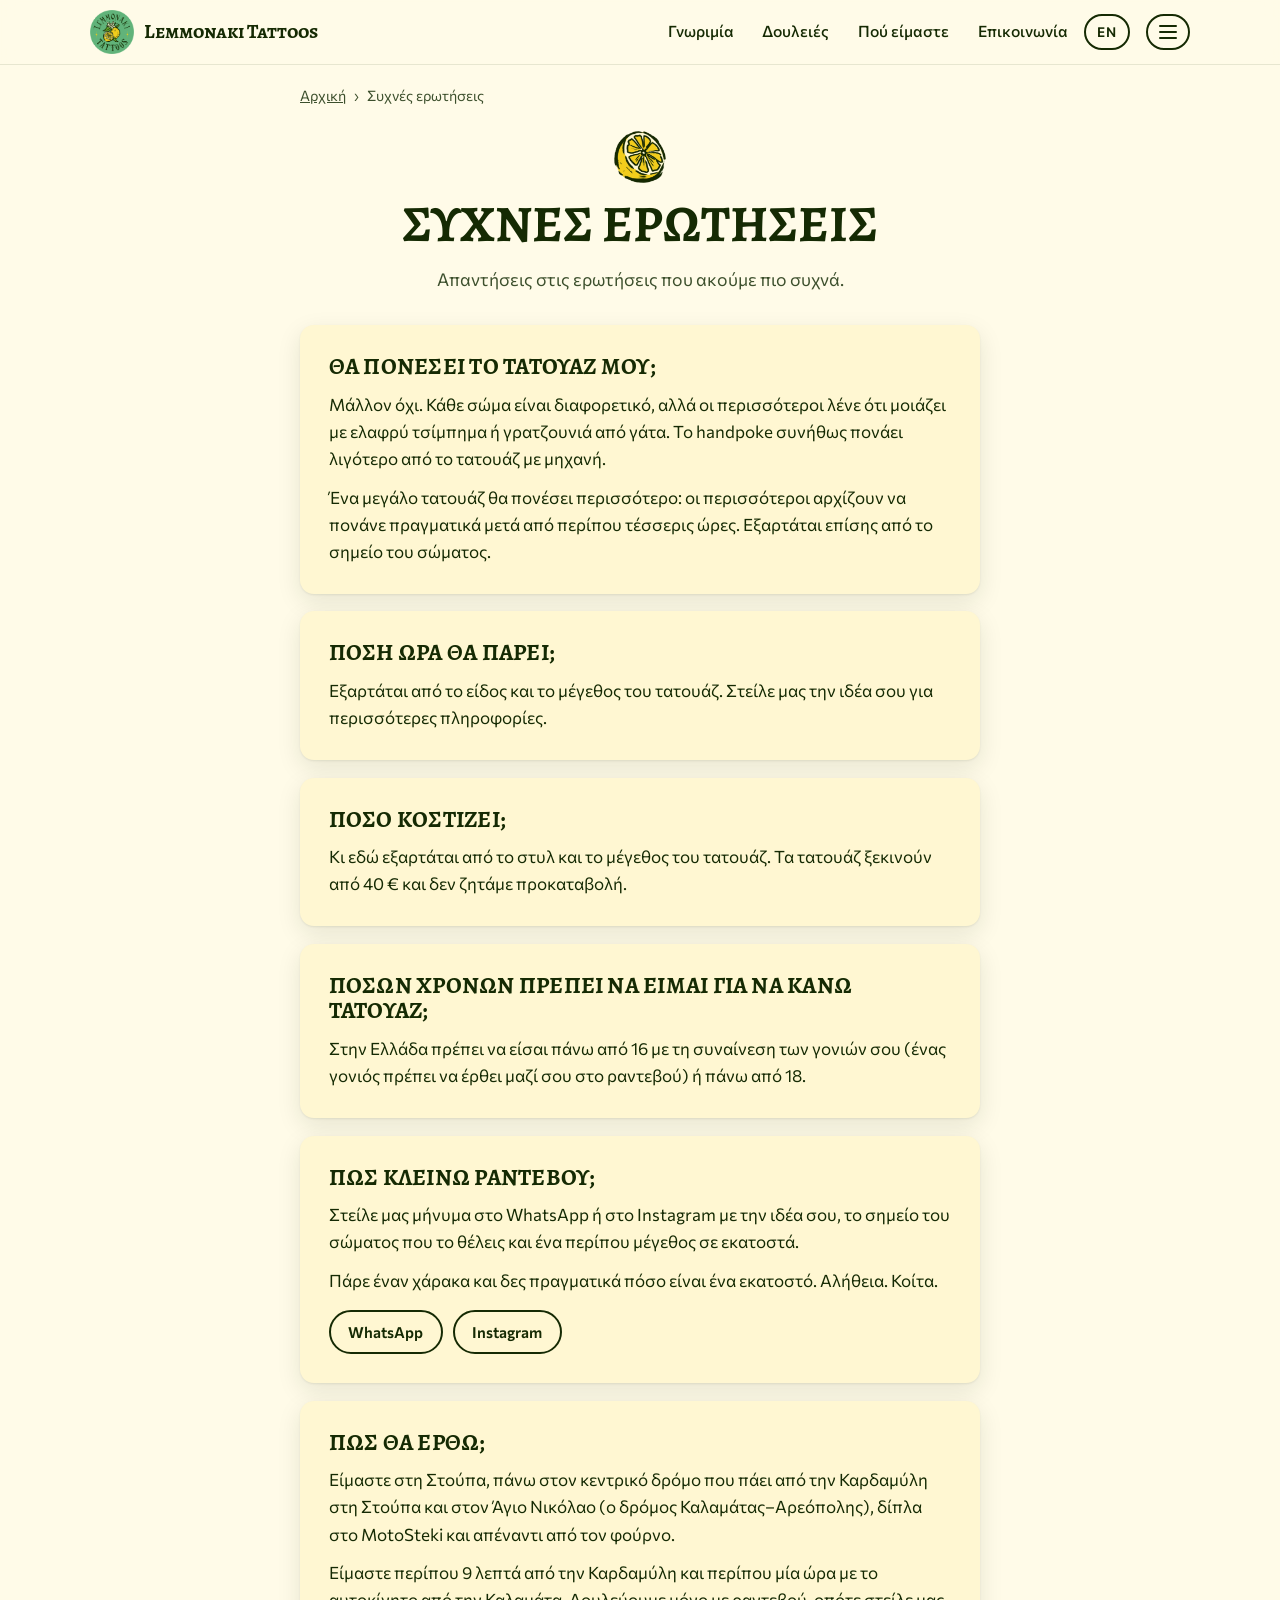
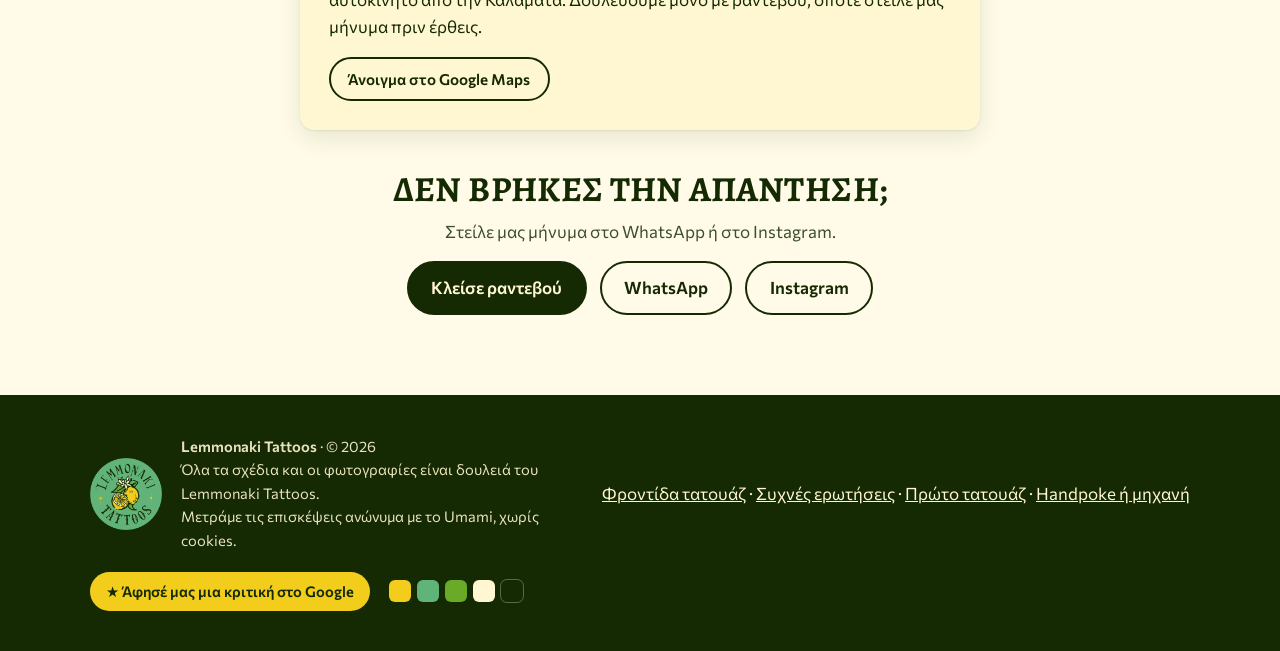
<file: el/faq/index.html>
<!doctype html>
<html lang="el">
<head>
<meta charset="utf-8">
<meta name="viewport" content="width=device-width, initial-scale=1, viewport-fit=cover">
<title>Συχνές ερωτήσεις για handpoke τατουάζ — Lemmonaki Tattoos</title>
<meta name="description" content="Πονάει το handpoke; Πόσο κρατάει, πόσο κοστίζει και από ποια ηλικία μπορείς να κάνεις τατουάζ; Απαντήσεις από το Lemmonaki Tattoos στη Στούπα.">
<meta name="theme-color" content="#60B479">
<link rel="canonical" href="https://lemmonakitattoos.gr/el/faq/">
<link rel="alternate" hreflang="en" href="https://lemmonakitattoos.gr/faq/">
<link rel="alternate" hreflang="el" href="https://lemmonakitattoos.gr/el/faq/">
<link rel="alternate" hreflang="x-default" href="https://lemmonakitattoos.gr/faq/">
<meta property="og:type" content="website">
<meta property="og:site_name" content="Lemmonaki Tattoos">
<meta property="og:url" content="https://lemmonakitattoos.gr/el/faq/">
<meta property="og:locale" content="el_GR">
<meta property="og:title" content="Συχνές ερωτήσεις για handpoke τατουάζ — Lemmonaki Tattoos">
<meta property="og:description" content="Πονάει το handpoke; Πόσο κρατάει, πόσο κοστίζει και από ποια ηλικία μπορείς να κάνεις τατουάζ; Απαντήσεις από το Lemmonaki Tattoos στη Στούπα.">
<meta property="og:image" content="https://lemmonakitattoos.gr/assets/img/og.jpg">
<meta property="og:image:width" content="1200">
<meta property="og:image:height" content="630">
<meta property="og:image:alt" content="Το λογότυπο Lemmonaki Tattoos ανάμεσα σε ζωγραφιστά λεμόνια, φύλλα και λεμονανθούς, σε πράσινο φόντο">
<meta name="twitter:card" content="summary_large_image">
<link rel="icon" href="../../favicon.ico" sizes="32x32">
<link rel="icon" type="image/png" sizes="32x32" href="../../favicon-32.png">
<link rel="icon" type="image/png" sizes="192x192" href="../../favicon-192.png">
<link rel="manifest" href="../../site.webmanifest">
<link rel="apple-touch-icon" href="../../apple-touch-icon.png">
<link rel="preload" href="../../assets/fonts/alegreya-sc-greek-700.woff2" as="font" type="font/woff2" crossorigin>
<link rel="stylesheet" href="../../assets/css/fonts.css">
<link rel="stylesheet" href="../../assets/css/style.css">
<script type="application/ld+json">{"@context": "https://schema.org", "@type": "BreadcrumbList", "itemListElement": [{"@type": "ListItem", "position": 1, "name": "Αρχική", "item": "https://lemmonakitattoos.gr/el/"}, {"@type": "ListItem", "position": 2, "name": "Συχνές ερωτήσεις", "item": "https://lemmonakitattoos.gr/el/faq/"}]}</script>
<script defer src="https://cloud.umami.is/script.js" data-website-id="35a7164d-d36b-49da-b1da-f30c0a60820b" data-domains="lemmonakitattoos.gr"></script>
</head>
<body>
<a class="skip" href="#main">Μετάβαση στο περιεχόμενο</a>


<header class="topbar">
  <div class="wrap topbar-inner">
    <a class="brand" href="../#top" aria-label="Lemmonaki Tattoos">
      <img src="../../assets/img/logo-round.webp" width="48" height="48" alt="">
      <span>Lemmonaki Tattoos</span>
    </a>
    <nav class="main-nav" aria-label="Κύριο μενού">
      <a href="../#about">Γνωριμία</a>
      <a href="../#work">Δουλειές</a>
      <a href="../#visit">Πού είμαστε</a>
      <a href="../#contact">Επικοινωνία</a>
    </nav>
    <div class="lang"><a class="lang-btn" href="../../faq/" hreflang="en" lang="en" data-umami-event="language" data-umami-event-to="en" title="English">EN<span class="visually-hidden"> English</span></a></div>
    <details class="menu">
      <summary aria-label="Μενού" title="Μενού"><span class="burger" aria-hidden="true"><i></i><i></i><i></i></span></summary>
      <nav class="menu-panel" aria-label="Μενού">
        <ul>
          <li><a href="../#top">Αρχική</a></li>
          <li><a href="../aftercare/">Φροντίδα τατουάζ</a></li>
          <li><a href="./" aria-current="page">Συχνές ερωτήσεις</a></li>
          <li><a href="../first-tattoo/">Πρώτο τατουάζ</a></li>
          <li><a href="../handpoke-vs-machine/">Handpoke ή μηχανή</a></li>
        </ul>
      </nav>
    </details>
  </div>
</header>

<main id="main" class="page">
  <div class="wrap page-wrap">
    <nav class="breadcrumb" aria-label="Διαδρομή">
      <ol>
        <li><a href="../">Αρχική</a></li>
        <li aria-current="page">Συχνές ερωτήσεις</li>
      </ol>
    </nav>
    <header class="page-head">
      <img class="ornament" src="../../assets/img/lemon-slice.webp" width="56" height="56" alt="">
      <h1>Συχνές ερωτήσεις</h1>
      <p class="lead">Απαντήσεις στις ερωτήσεις που ακούμε πιο συχνά.</p>
    </header>
    <section class="page-block"><h2>Θα πονέσει το τατουάζ μου;</h2><p>Μάλλον όχι. Κάθε σώμα είναι διαφορετικό, αλλά οι περισσότεροι λένε ότι μοιάζει με ελαφρύ τσίμπημα ή γρατζουνιά από γάτα. Το handpoke συνήθως πονάει λιγότερο από το τατουάζ με μηχανή.</p><p>Ένα μεγάλο τατουάζ θα πονέσει περισσότερο: οι περισσότεροι αρχίζουν να πονάνε πραγματικά μετά από περίπου τέσσερις ώρες. Εξαρτάται επίσης από το σημείο του σώματος.</p></section>
    <section class="page-block"><h2>Πόση ώρα θα πάρει;</h2><p>Εξαρτάται από το είδος και το μέγεθος του τατουάζ. Στείλε μας την ιδέα σου για περισσότερες πληροφορίες.</p></section>
    <section class="page-block"><h2>Πόσο κοστίζει;</h2><p>Κι εδώ εξαρτάται από το στυλ και το μέγεθος του τατουάζ. Τα τατουάζ ξεκινούν από 40 € και δεν ζητάμε προκαταβολή.</p></section>
    <section class="page-block"><h2>Πόσων χρονών πρέπει να είμαι για να κάνω τατουάζ;</h2><p>Στην Ελλάδα πρέπει να είσαι πάνω από 16 με τη συναίνεση των γονιών σου (ένας γονιός πρέπει να έρθει μαζί σου στο ραντεβού) ή πάνω από 18.</p></section>
    <section class="page-block"><h2>Πώς κλείνω ραντεβού;</h2><p>Στείλε μας μήνυμα στο WhatsApp ή στο Instagram με την ιδέα σου, το σημείο του σώματος που το θέλεις και ένα περίπου μέγεθος σε εκατοστά.</p><p>Πάρε έναν χάρακα και δες πραγματικά πόσο είναι ένα εκατοστό. Αλήθεια. Κοίτα.</p><p class="page-buttons"><a class="btn btn-ghost" href="https://wa.me/306984650470" rel="noopener" target="_blank">WhatsApp</a><a class="btn btn-ghost" href="https://www.instagram.com/lemmonaki/" rel="noopener" target="_blank">Instagram</a></p></section>
    <section class="page-block"><h2>Πώς θα έρθω;</h2><p>Είμαστε στη Στούπα, πάνω στον κεντρικό δρόμο που πάει από την Καρδαμύλη στη Στούπα και στον Άγιο Νικόλαο (ο δρόμος Καλαμάτας–Αρεόπολης), δίπλα στο MotoSteki και απέναντι από τον φούρνο.</p><p>Είμαστε περίπου 9 λεπτά από την Καρδαμύλη και περίπου μία ώρα με το αυτοκίνητο από την Καλαμάτα. Δουλεύουμε μόνο με ραντεβού, οπότε στείλε μας μήνυμα πριν έρθεις.</p><p class="page-buttons"><a class="btn btn-ghost" href="https://maps.app.goo.gl/YVg3DQzfwNBqYdTr5" rel="noopener" target="_blank">Άνοιγμα στο Google Maps</a></p></section>
    <aside class="page-cta">
      <h2>Δεν βρήκες την απάντηση;</h2>
      <p>Στείλε μας μήνυμα στο WhatsApp ή στο Instagram.</p>
      <div class="actions">
        <a class="btn btn-dark" href="../#contact">Κλείσε ραντεβού</a>
        <a class="btn btn-ghost" href="https://wa.me/306984650470" rel="noopener" target="_blank" data-umami-event="whatsapp" data-umami-event-place="page">WhatsApp</a>
        <a class="btn btn-ghost" href="https://www.instagram.com/lemmonaki/" rel="noopener" target="_blank" data-umami-event="instagram" data-umami-event-place="page">Instagram</a>
      </div>
    </aside>
  </div>
</main>

<footer class="footer">
  <div class="wrap footer-inner">
    <img src="../../assets/img/logo-round.webp" width="72" height="72" alt="" loading="lazy">
    <p><strong>Lemmonaki Tattoos</strong> · © 2026<br>Όλα τα σχέδια και οι φωτογραφίες είναι δουλειά του Lemmonaki Tattoos.<br>Μετράμε τις επισκέψεις ανώνυμα με το Umami, χωρίς cookies.</p>
    <nav class="footer-links" aria-label="Περισσότερα"><a href="../aftercare/">Φροντίδα τατουάζ</a> · <a href="./">Συχνές ερωτήσεις</a> · <a href="../first-tattoo/">Πρώτο τατουάζ</a> · <a href="../handpoke-vs-machine/">Handpoke ή μηχανή</a></nav>
    <a class="review-link" href="https://g.page/r/CSo4h5Y5veAREBM/review" rel="noopener" target="_blank" data-umami-event="review"><span aria-hidden="true">★</span> Άφησέ μας μια κριτική στο Google</a>
    <div class="palette" aria-hidden="true"><i></i><i></i><i></i><i></i><i></i></div>
  </div>
</footer>

<nav class="quickbar" aria-label="Γρήγορη επικοινωνία">
  <a href="tel:+306984650470" data-umami-event="call" data-umami-event-place="bar"><svg viewBox="0 0 24 24" aria-hidden="true"><path d="M6.6 10.8a15.1 15.1 0 0 0 6.6 6.6l2.2-2.2a1 1 0 0 1 1-.25 11.4 11.4 0 0 0 3.6.57 1 1 0 0 1 1 1V20a1 1 0 0 1-1 1A17 17 0 0 1 3 4a1 1 0 0 1 1-1h3.5a1 1 0 0 1 1 1c0 1.25.2 2.45.57 3.57a1 1 0 0 1-.25 1z"/></svg><span>Τηλέφωνο</span></a>
  <a href="https://wa.me/306984650470" rel="noopener" target="_blank" data-umami-event="whatsapp" data-umami-event-place="bar"><svg viewBox="0 0 24 24" aria-hidden="true"><path d="M12 2a10 10 0 0 0-8.6 15.1L2 22l5-1.3A10 10 0 1 0 12 2zm0 18.2a8.2 8.2 0 0 1-4.2-1.2l-.3-.2-3 .8.8-2.9-.2-.3A8.2 8.2 0 1 1 12 20.2z"/><path d="M16.6 14.2c-.3-.1-1.5-.7-1.7-.8-.2-.1-.4-.1-.6.1l-.8 1c-.1.2-.3.2-.5.1a6.7 6.7 0 0 1-3.4-2.9c-.3-.4.3-.4.7-1.3.1-.2 0-.3 0-.4l-.8-1.8c-.2-.5-.4-.4-.6-.4h-.5a1 1 0 0 0-.7.3 2.9 2.9 0 0 0-.9 2.2 5 5 0 0 0 1.1 2.7 11.4 11.4 0 0 0 4.4 3.9c1.6.7 2.3.8 3.1.6.5-.1 1.5-.6 1.7-1.2.2-.6.2-1.1.2-1.2-.1-.1-.3-.2-.6-.3z"/></svg><span>WhatsApp</span></a>
  <a href="https://www.instagram.com/lemmonaki/" rel="noopener" target="_blank" data-umami-event="instagram" data-umami-event-place="bar"><svg viewBox="0 0 24 24" aria-hidden="true"><path d="M12 7a5 5 0 1 0 0 10 5 5 0 0 0 0-10zm0 8.2a3.2 3.2 0 1 1 0-6.4 3.2 3.2 0 0 1 0 6.4zM17.3 5.5a1.2 1.2 0 1 0 0 2.4 1.2 1.2 0 0 0 0-2.4zM21.9 7.1a6 6 0 0 0-1.6-4.2A6 6 0 0 0 16.1 1.3C14.4 1.2 9.6 1.2 7.9 1.3a6 6 0 0 0-4.2 1.6A6 6 0 0 0 2.1 7.1C2 8.8 2 15.2 2.1 16.9a6 6 0 0 0 1.6 4.2 6 6 0 0 0 4.2 1.6c1.7.1 6.5.1 8.2 0a6 6 0 0 0 4.2-1.6 6 6 0 0 0 1.6-4.2c.1-1.7.1-8.1 0-9.8zm-2.2 11.7a3.3 3.3 0 0 1-1.9 1.9c-1.3.5-4.4.4-5.8.4s-4.5.1-5.8-.4a3.3 3.3 0 0 1-1.9-1.9c-.5-1.3-.4-4.4-.4-5.8s-.1-4.5.4-5.8a3.3 3.3 0 0 1 1.9-1.9C7.5 4.8 10.6 4.9 12 4.9s4.5-.1 5.8.4a3.3 3.3 0 0 1 1.9 1.9c.5 1.3.4 4.4.4 5.8s.1 4.5-.4 5.8z"/></svg><span>Instagram</span></a>
</nav>

<script src="../../assets/js/main.js" defer></script>
</body>
</html>
</file>
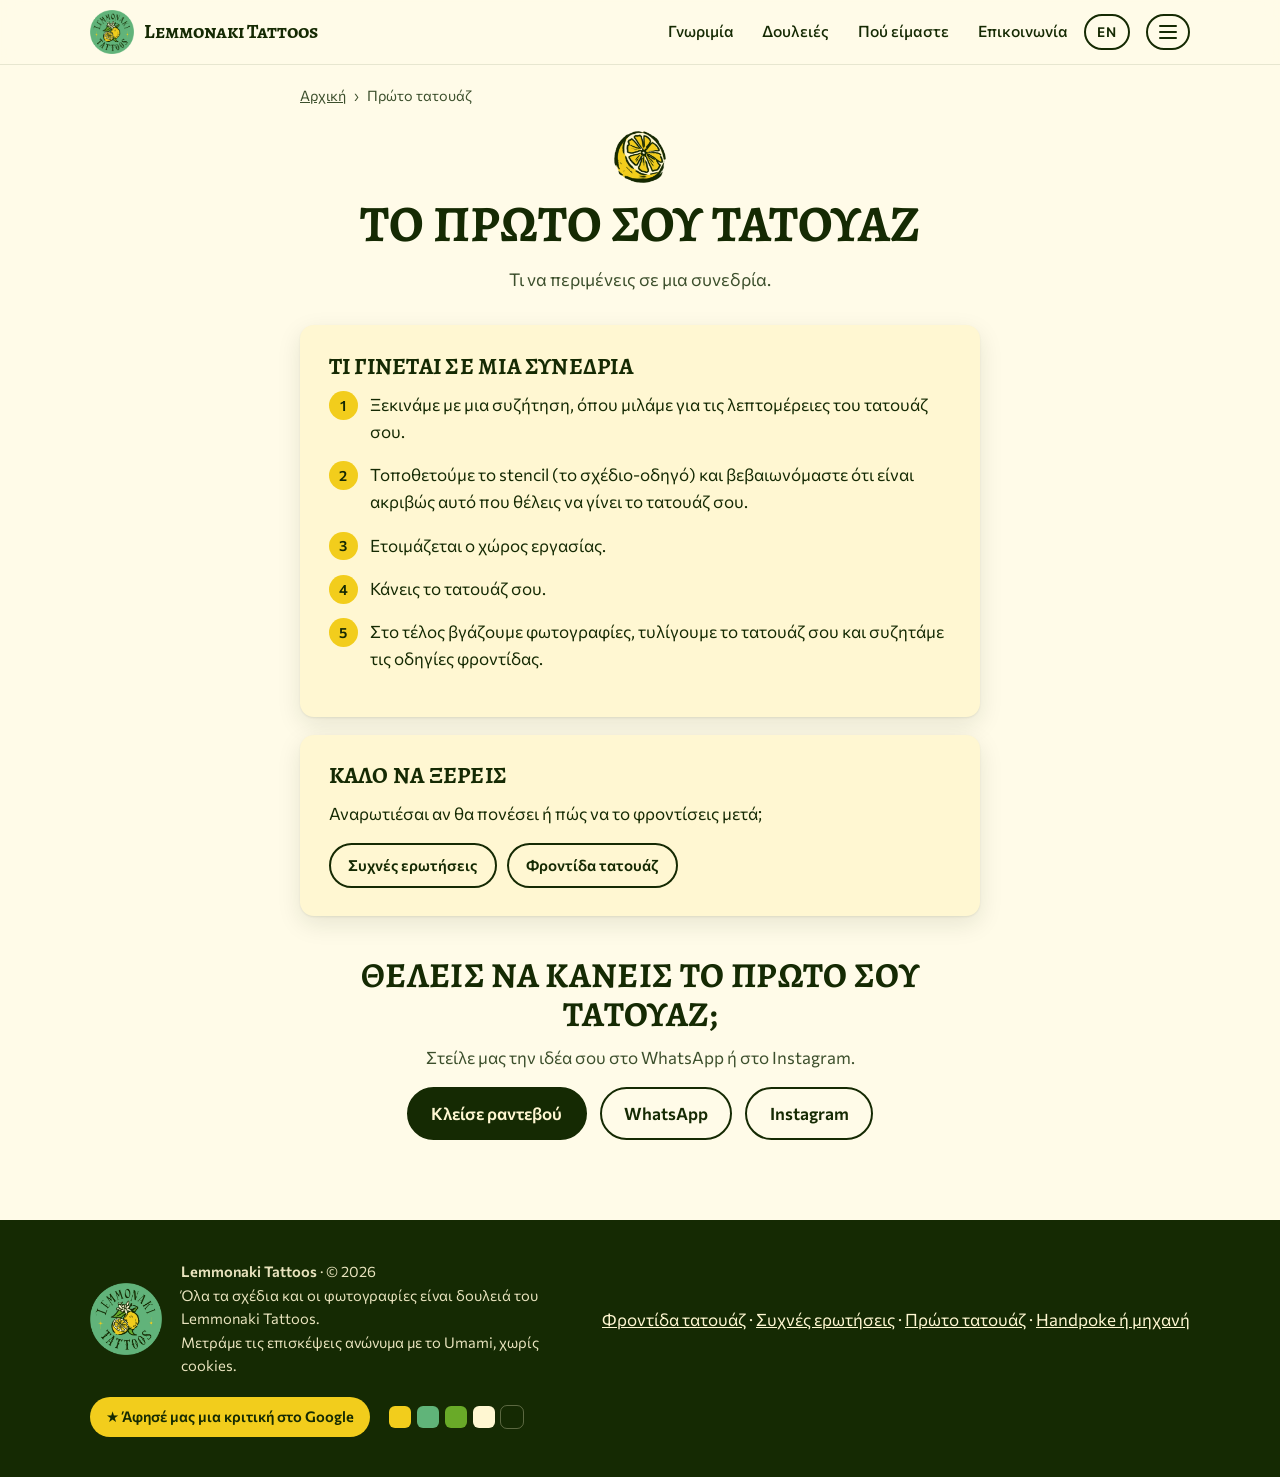
<file: el/first-tattoo/index.html>
<!doctype html>
<html lang="el">
<head>
<meta charset="utf-8">
<meta name="viewport" content="width=device-width, initial-scale=1, viewport-fit=cover">
<title>Το πρώτο σου τατουάζ: τι να περιμένεις — Lemmonaki Tattoos</title>
<meta name="description" content="Κάνεις το πρώτο σου handpoke τατουάζ; Τι γίνεται σε μια συνεδρία στο Lemmonaki Tattoos στη Στούπα: συζήτηση, stencil, τατουάζ, φωτογραφίες, φροντίδα.">
<meta name="theme-color" content="#60B479">
<link rel="canonical" href="https://lemmonakitattoos.gr/el/first-tattoo/">
<link rel="alternate" hreflang="en" href="https://lemmonakitattoos.gr/first-tattoo/">
<link rel="alternate" hreflang="el" href="https://lemmonakitattoos.gr/el/first-tattoo/">
<link rel="alternate" hreflang="x-default" href="https://lemmonakitattoos.gr/first-tattoo/">
<meta property="og:type" content="website">
<meta property="og:site_name" content="Lemmonaki Tattoos">
<meta property="og:url" content="https://lemmonakitattoos.gr/el/first-tattoo/">
<meta property="og:locale" content="el_GR">
<meta property="og:title" content="Το πρώτο σου τατουάζ: τι να περιμένεις — Lemmonaki Tattoos">
<meta property="og:description" content="Κάνεις το πρώτο σου handpoke τατουάζ; Τι γίνεται σε μια συνεδρία στο Lemmonaki Tattoos στη Στούπα: συζήτηση, stencil, τατουάζ, φωτογραφίες, φροντίδα.">
<meta property="og:image" content="https://lemmonakitattoos.gr/assets/img/og.jpg">
<meta property="og:image:width" content="1200">
<meta property="og:image:height" content="630">
<meta property="og:image:alt" content="Το λογότυπο Lemmonaki Tattoos ανάμεσα σε ζωγραφιστά λεμόνια, φύλλα και λεμονανθούς, σε πράσινο φόντο">
<meta name="twitter:card" content="summary_large_image">
<link rel="icon" href="../../favicon.ico" sizes="32x32">
<link rel="icon" type="image/png" sizes="32x32" href="../../favicon-32.png">
<link rel="icon" type="image/png" sizes="192x192" href="../../favicon-192.png">
<link rel="manifest" href="../../site.webmanifest">
<link rel="apple-touch-icon" href="../../apple-touch-icon.png">
<link rel="preload" href="../../assets/fonts/alegreya-sc-greek-700.woff2" as="font" type="font/woff2" crossorigin>
<link rel="stylesheet" href="../../assets/css/fonts.css">
<link rel="stylesheet" href="../../assets/css/style.css">
<script type="application/ld+json">{"@context": "https://schema.org", "@type": "BreadcrumbList", "itemListElement": [{"@type": "ListItem", "position": 1, "name": "Αρχική", "item": "https://lemmonakitattoos.gr/el/"}, {"@type": "ListItem", "position": 2, "name": "Πρώτο τατουάζ", "item": "https://lemmonakitattoos.gr/el/first-tattoo/"}]}</script>
<script defer src="https://cloud.umami.is/script.js" data-website-id="35a7164d-d36b-49da-b1da-f30c0a60820b" data-domains="lemmonakitattoos.gr"></script>
</head>
<body>
<a class="skip" href="#main">Μετάβαση στο περιεχόμενο</a>


<header class="topbar">
  <div class="wrap topbar-inner">
    <a class="brand" href="../#top" aria-label="Lemmonaki Tattoos">
      <img src="../../assets/img/logo-round.webp" width="48" height="48" alt="">
      <span>Lemmonaki Tattoos</span>
    </a>
    <nav class="main-nav" aria-label="Κύριο μενού">
      <a href="../#about">Γνωριμία</a>
      <a href="../#work">Δουλειές</a>
      <a href="../#visit">Πού είμαστε</a>
      <a href="../#contact">Επικοινωνία</a>
    </nav>
    <div class="lang"><a class="lang-btn" href="../../first-tattoo/" hreflang="en" lang="en" data-umami-event="language" data-umami-event-to="en" title="English">EN<span class="visually-hidden"> English</span></a></div>
    <details class="menu">
      <summary aria-label="Μενού" title="Μενού"><span class="burger" aria-hidden="true"><i></i><i></i><i></i></span></summary>
      <nav class="menu-panel" aria-label="Μενού">
        <ul>
          <li><a href="../#top">Αρχική</a></li>
          <li><a href="../aftercare/">Φροντίδα τατουάζ</a></li>
          <li><a href="../faq/">Συχνές ερωτήσεις</a></li>
          <li><a href="./" aria-current="page">Πρώτο τατουάζ</a></li>
          <li><a href="../handpoke-vs-machine/">Handpoke ή μηχανή</a></li>
        </ul>
      </nav>
    </details>
  </div>
</header>

<main id="main" class="page">
  <div class="wrap page-wrap">
    <nav class="breadcrumb" aria-label="Διαδρομή">
      <ol>
        <li><a href="../">Αρχική</a></li>
        <li aria-current="page">Πρώτο τατουάζ</li>
      </ol>
    </nav>
    <header class="page-head">
      <img class="ornament" src="../../assets/img/lemon-slice.webp" width="56" height="56" alt="">
      <h1>Το πρώτο σου τατουάζ</h1>
      <p class="lead">Τι να περιμένεις σε μια συνεδρία.</p>
    </header>
    <section class="page-block"><h2>Τι γίνεται σε μια συνεδρία</h2><ol class="steps"><li>Ξεκινάμε με μια συζήτηση, όπου μιλάμε για τις λεπτομέρειες του τατουάζ σου.</li><li>Τοποθετούμε το stencil (το σχέδιο-οδηγό) και βεβαιωνόμαστε ότι είναι ακριβώς αυτό που θέλεις να γίνει το τατουάζ σου.</li><li>Ετοιμάζεται ο χώρος εργασίας.</li><li>Κάνεις το τατουάζ σου.</li><li>Στο τέλος βγάζουμε φωτογραφίες, τυλίγουμε το τατουάζ σου και συζητάμε τις οδηγίες φροντίδας.</li></ol></section>
    <section class="page-block"><h2>Καλό να ξέρεις</h2><p>Αναρωτιέσαι αν θα πονέσει ή πώς να το φροντίσεις μετά;</p><p class="page-buttons"><a class="btn btn-ghost" href="../faq/">Συχνές ερωτήσεις</a><a class="btn btn-ghost" href="../aftercare/">Φροντίδα τατουάζ</a></p></section>
    <aside class="page-cta">
      <h2>Θέλεις να κάνεις το πρώτο σου τατουάζ;</h2>
      <p>Στείλε μας την ιδέα σου στο WhatsApp ή στο Instagram.</p>
      <div class="actions">
        <a class="btn btn-dark" href="../#contact">Κλείσε ραντεβού</a>
        <a class="btn btn-ghost" href="https://wa.me/306984650470" rel="noopener" target="_blank" data-umami-event="whatsapp" data-umami-event-place="page">WhatsApp</a>
        <a class="btn btn-ghost" href="https://www.instagram.com/lemmonaki/" rel="noopener" target="_blank" data-umami-event="instagram" data-umami-event-place="page">Instagram</a>
      </div>
    </aside>
  </div>
</main>

<footer class="footer">
  <div class="wrap footer-inner">
    <img src="../../assets/img/logo-round.webp" width="72" height="72" alt="" loading="lazy">
    <p><strong>Lemmonaki Tattoos</strong> · © 2026<br>Όλα τα σχέδια και οι φωτογραφίες είναι δουλειά του Lemmonaki Tattoos.<br>Μετράμε τις επισκέψεις ανώνυμα με το Umami, χωρίς cookies.</p>
    <nav class="footer-links" aria-label="Περισσότερα"><a href="../aftercare/">Φροντίδα τατουάζ</a> · <a href="../faq/">Συχνές ερωτήσεις</a> · <a href="./">Πρώτο τατουάζ</a> · <a href="../handpoke-vs-machine/">Handpoke ή μηχανή</a></nav>
    <a class="review-link" href="https://g.page/r/CSo4h5Y5veAREBM/review" rel="noopener" target="_blank" data-umami-event="review"><span aria-hidden="true">★</span> Άφησέ μας μια κριτική στο Google</a>
    <div class="palette" aria-hidden="true"><i></i><i></i><i></i><i></i><i></i></div>
  </div>
</footer>

<nav class="quickbar" aria-label="Γρήγορη επικοινωνία">
  <a href="tel:+306984650470" data-umami-event="call" data-umami-event-place="bar"><svg viewBox="0 0 24 24" aria-hidden="true"><path d="M6.6 10.8a15.1 15.1 0 0 0 6.6 6.6l2.2-2.2a1 1 0 0 1 1-.25 11.4 11.4 0 0 0 3.6.57 1 1 0 0 1 1 1V20a1 1 0 0 1-1 1A17 17 0 0 1 3 4a1 1 0 0 1 1-1h3.5a1 1 0 0 1 1 1c0 1.25.2 2.45.57 3.57a1 1 0 0 1-.25 1z"/></svg><span>Τηλέφωνο</span></a>
  <a href="https://wa.me/306984650470" rel="noopener" target="_blank" data-umami-event="whatsapp" data-umami-event-place="bar"><svg viewBox="0 0 24 24" aria-hidden="true"><path d="M12 2a10 10 0 0 0-8.6 15.1L2 22l5-1.3A10 10 0 1 0 12 2zm0 18.2a8.2 8.2 0 0 1-4.2-1.2l-.3-.2-3 .8.8-2.9-.2-.3A8.2 8.2 0 1 1 12 20.2z"/><path d="M16.6 14.2c-.3-.1-1.5-.7-1.7-.8-.2-.1-.4-.1-.6.1l-.8 1c-.1.2-.3.2-.5.1a6.7 6.7 0 0 1-3.4-2.9c-.3-.4.3-.4.7-1.3.1-.2 0-.3 0-.4l-.8-1.8c-.2-.5-.4-.4-.6-.4h-.5a1 1 0 0 0-.7.3 2.9 2.9 0 0 0-.9 2.2 5 5 0 0 0 1.1 2.7 11.4 11.4 0 0 0 4.4 3.9c1.6.7 2.3.8 3.1.6.5-.1 1.5-.6 1.7-1.2.2-.6.2-1.1.2-1.2-.1-.1-.3-.2-.6-.3z"/></svg><span>WhatsApp</span></a>
  <a href="https://www.instagram.com/lemmonaki/" rel="noopener" target="_blank" data-umami-event="instagram" data-umami-event-place="bar"><svg viewBox="0 0 24 24" aria-hidden="true"><path d="M12 7a5 5 0 1 0 0 10 5 5 0 0 0 0-10zm0 8.2a3.2 3.2 0 1 1 0-6.4 3.2 3.2 0 0 1 0 6.4zM17.3 5.5a1.2 1.2 0 1 0 0 2.4 1.2 1.2 0 0 0 0-2.4zM21.9 7.1a6 6 0 0 0-1.6-4.2A6 6 0 0 0 16.1 1.3C14.4 1.2 9.6 1.2 7.9 1.3a6 6 0 0 0-4.2 1.6A6 6 0 0 0 2.1 7.1C2 8.8 2 15.2 2.1 16.9a6 6 0 0 0 1.6 4.2 6 6 0 0 0 4.2 1.6c1.7.1 6.5.1 8.2 0a6 6 0 0 0 4.2-1.6 6 6 0 0 0 1.6-4.2c.1-1.7.1-8.1 0-9.8zm-2.2 11.7a3.3 3.3 0 0 1-1.9 1.9c-1.3.5-4.4.4-5.8.4s-4.5.1-5.8-.4a3.3 3.3 0 0 1-1.9-1.9c-.5-1.3-.4-4.4-.4-5.8s-.1-4.5.4-5.8a3.3 3.3 0 0 1 1.9-1.9C7.5 4.8 10.6 4.9 12 4.9s4.5-.1 5.8.4a3.3 3.3 0 0 1 1.9 1.9c.5 1.3.4 4.4.4 5.8s.1 4.5-.4 5.8z"/></svg><span>Instagram</span></a>
</nav>

<script src="../../assets/js/main.js" defer></script>
</body>
</html>
</file>
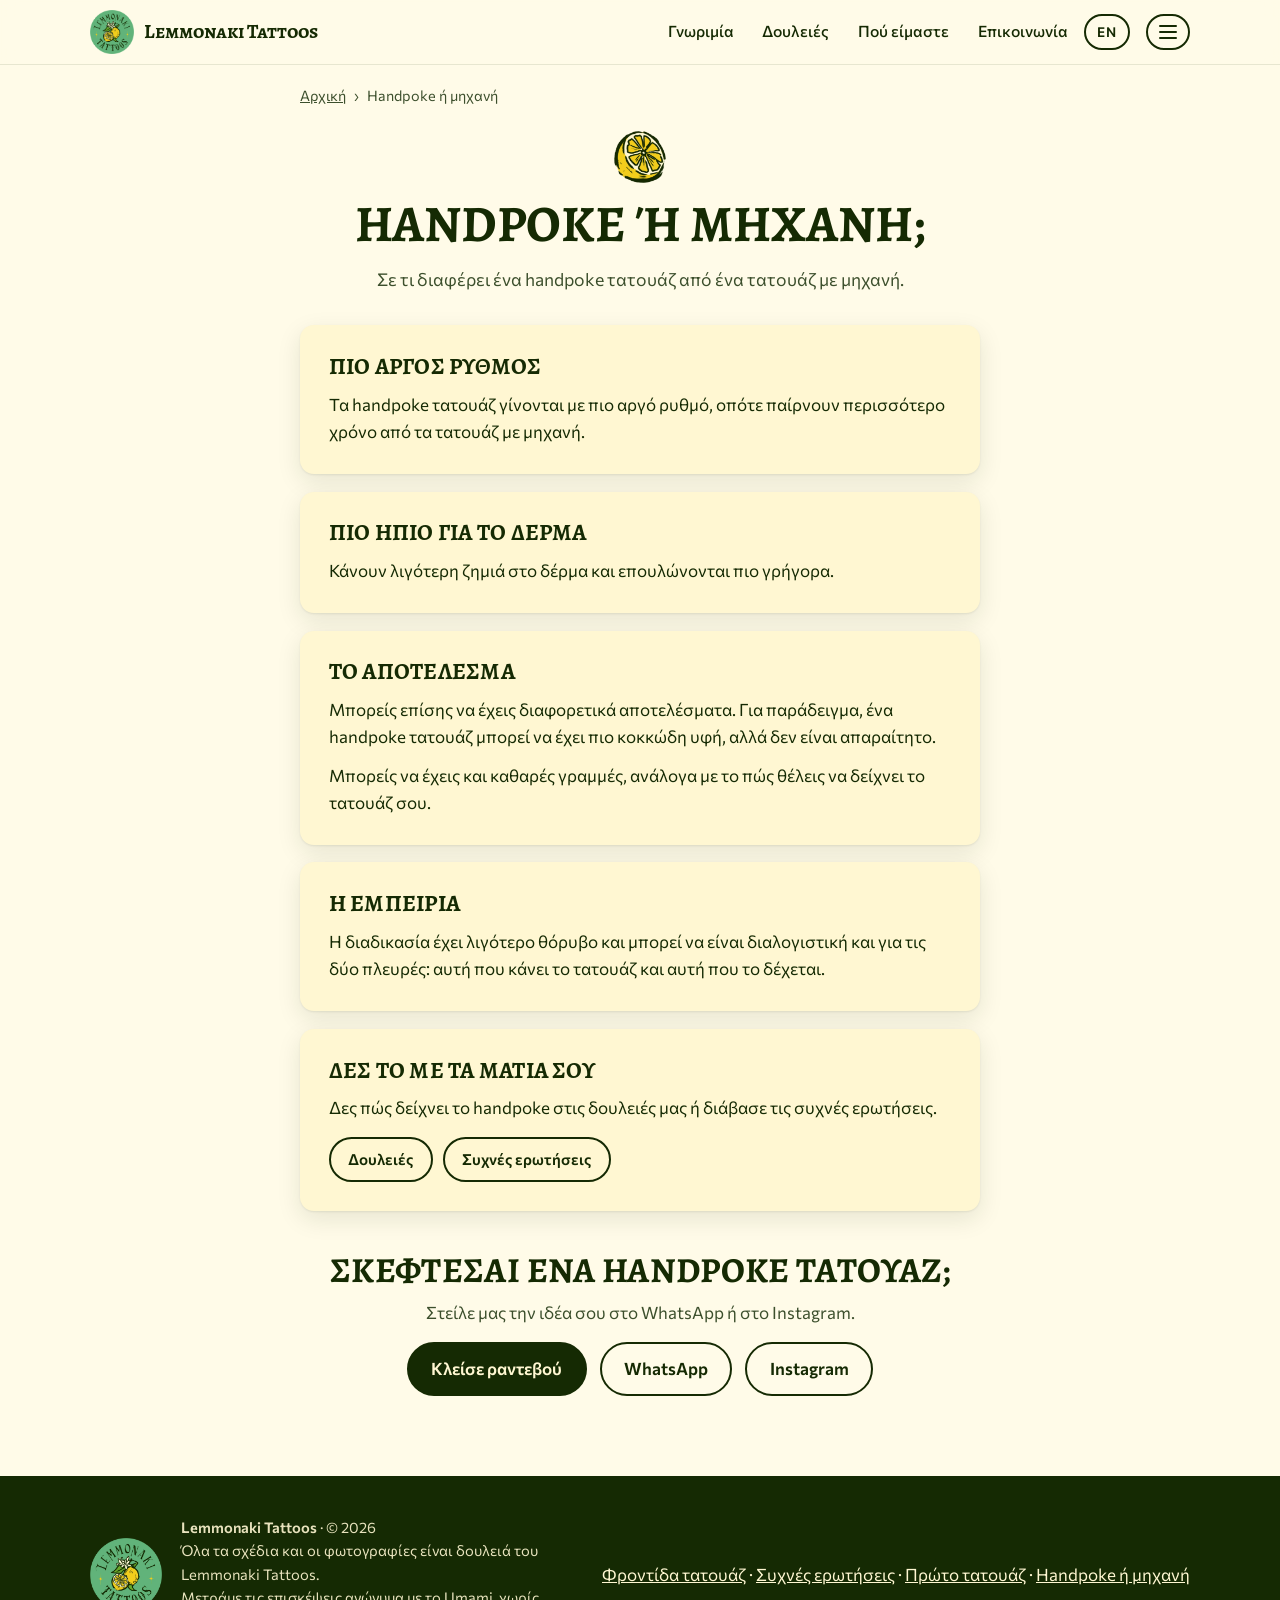
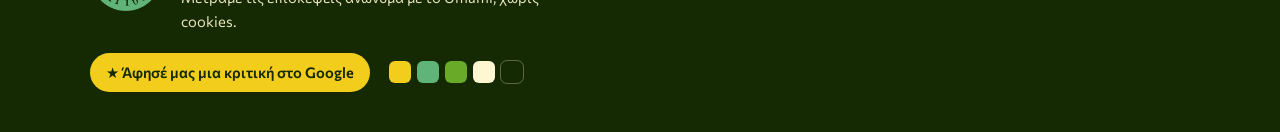
<file: el/handpoke-vs-machine/index.html>
<!doctype html>
<html lang="el">
<head>
<meta charset="utf-8">
<meta name="viewport" content="width=device-width, initial-scale=1, viewport-fit=cover">
<title>Handpoke ή μηχανή; Οι διαφορές — Lemmonaki Tattoos</title>
<meta name="description" content="Σε τι διαφέρει το handpoke τατουάζ από το τατουάζ με μηχανή; Ρυθμός, επούλωση, αποτέλεσμα και εμπειρία, από το Lemmonaki Tattoos στη Στούπα.">
<meta name="theme-color" content="#60B479">
<link rel="canonical" href="https://lemmonakitattoos.gr/el/handpoke-vs-machine/">
<link rel="alternate" hreflang="en" href="https://lemmonakitattoos.gr/handpoke-vs-machine/">
<link rel="alternate" hreflang="el" href="https://lemmonakitattoos.gr/el/handpoke-vs-machine/">
<link rel="alternate" hreflang="x-default" href="https://lemmonakitattoos.gr/handpoke-vs-machine/">
<meta property="og:type" content="website">
<meta property="og:site_name" content="Lemmonaki Tattoos">
<meta property="og:url" content="https://lemmonakitattoos.gr/el/handpoke-vs-machine/">
<meta property="og:locale" content="el_GR">
<meta property="og:title" content="Handpoke ή μηχανή; Οι διαφορές — Lemmonaki Tattoos">
<meta property="og:description" content="Σε τι διαφέρει το handpoke τατουάζ από το τατουάζ με μηχανή; Ρυθμός, επούλωση, αποτέλεσμα και εμπειρία, από το Lemmonaki Tattoos στη Στούπα.">
<meta property="og:image" content="https://lemmonakitattoos.gr/assets/img/og.jpg">
<meta property="og:image:width" content="1200">
<meta property="og:image:height" content="630">
<meta property="og:image:alt" content="Το λογότυπο Lemmonaki Tattoos ανάμεσα σε ζωγραφιστά λεμόνια, φύλλα και λεμονανθούς, σε πράσινο φόντο">
<meta name="twitter:card" content="summary_large_image">
<link rel="icon" href="../../favicon.ico" sizes="32x32">
<link rel="icon" type="image/png" sizes="32x32" href="../../favicon-32.png">
<link rel="icon" type="image/png" sizes="192x192" href="../../favicon-192.png">
<link rel="manifest" href="../../site.webmanifest">
<link rel="apple-touch-icon" href="../../apple-touch-icon.png">
<link rel="preload" href="../../assets/fonts/alegreya-sc-greek-700.woff2" as="font" type="font/woff2" crossorigin>
<link rel="stylesheet" href="../../assets/css/fonts.css">
<link rel="stylesheet" href="../../assets/css/style.css">
<script type="application/ld+json">{"@context": "https://schema.org", "@type": "BreadcrumbList", "itemListElement": [{"@type": "ListItem", "position": 1, "name": "Αρχική", "item": "https://lemmonakitattoos.gr/el/"}, {"@type": "ListItem", "position": 2, "name": "Handpoke ή μηχανή", "item": "https://lemmonakitattoos.gr/el/handpoke-vs-machine/"}]}</script>
<script defer src="https://cloud.umami.is/script.js" data-website-id="35a7164d-d36b-49da-b1da-f30c0a60820b" data-domains="lemmonakitattoos.gr"></script>
</head>
<body>
<a class="skip" href="#main">Μετάβαση στο περιεχόμενο</a>


<header class="topbar">
  <div class="wrap topbar-inner">
    <a class="brand" href="../#top" aria-label="Lemmonaki Tattoos">
      <img src="../../assets/img/logo-round.webp" width="48" height="48" alt="">
      <span>Lemmonaki Tattoos</span>
    </a>
    <nav class="main-nav" aria-label="Κύριο μενού">
      <a href="../#about">Γνωριμία</a>
      <a href="../#work">Δουλειές</a>
      <a href="../#visit">Πού είμαστε</a>
      <a href="../#contact">Επικοινωνία</a>
    </nav>
    <div class="lang"><a class="lang-btn" href="../../handpoke-vs-machine/" hreflang="en" lang="en" data-umami-event="language" data-umami-event-to="en" title="English">EN<span class="visually-hidden"> English</span></a></div>
    <details class="menu">
      <summary aria-label="Μενού" title="Μενού"><span class="burger" aria-hidden="true"><i></i><i></i><i></i></span></summary>
      <nav class="menu-panel" aria-label="Μενού">
        <ul>
          <li><a href="../#top">Αρχική</a></li>
          <li><a href="../aftercare/">Φροντίδα τατουάζ</a></li>
          <li><a href="../faq/">Συχνές ερωτήσεις</a></li>
          <li><a href="../first-tattoo/">Πρώτο τατουάζ</a></li>
          <li><a href="./" aria-current="page">Handpoke ή μηχανή</a></li>
        </ul>
      </nav>
    </details>
  </div>
</header>

<main id="main" class="page">
  <div class="wrap page-wrap">
    <nav class="breadcrumb" aria-label="Διαδρομή">
      <ol>
        <li><a href="../">Αρχική</a></li>
        <li aria-current="page">Handpoke ή μηχανή</li>
      </ol>
    </nav>
    <header class="page-head">
      <img class="ornament" src="../../assets/img/lemon-slice.webp" width="56" height="56" alt="">
      <h1>Handpoke ή μηχανή;</h1>
      <p class="lead">Σε τι διαφέρει ένα handpoke τατουάζ από ένα τατουάζ με μηχανή.</p>
    </header>
    <section class="page-block"><h2>Πιο αργός ρυθμός</h2><p>Τα handpoke τατουάζ γίνονται με πιο αργό ρυθμό, οπότε παίρνουν περισσότερο χρόνο από τα τατουάζ με μηχανή.</p></section>
    <section class="page-block"><h2>Πιο ήπιο για το δέρμα</h2><p>Κάνουν λιγότερη ζημιά στο δέρμα και επουλώνονται πιο γρήγορα.</p></section>
    <section class="page-block"><h2>Το αποτέλεσμα</h2><p>Μπορείς επίσης να έχεις διαφορετικά αποτελέσματα. Για παράδειγμα, ένα handpoke τατουάζ μπορεί να έχει πιο κοκκώδη υφή, αλλά δεν είναι απαραίτητο.</p><p>Μπορείς να έχεις και καθαρές γραμμές, ανάλογα με το πώς θέλεις να δείχνει το τατουάζ σου.</p></section>
    <section class="page-block"><h2>Η εμπειρία</h2><p>Η διαδικασία έχει λιγότερο θόρυβο και μπορεί να είναι διαλογιστική και για τις δύο πλευρές: αυτή που κάνει το τατουάζ και αυτή που το δέχεται.</p></section>
    <section class="page-block"><h2>Δες το με τα μάτια σου</h2><p>Δες πώς δείχνει το handpoke στις δουλειές μας ή διάβασε τις συχνές ερωτήσεις.</p><p class="page-buttons"><a class="btn btn-ghost" href="../#work">Δουλειές</a><a class="btn btn-ghost" href="../faq/">Συχνές ερωτήσεις</a></p></section>
    <aside class="page-cta">
      <h2>Σκέφτεσαι ένα handpoke τατουάζ;</h2>
      <p>Στείλε μας την ιδέα σου στο WhatsApp ή στο Instagram.</p>
      <div class="actions">
        <a class="btn btn-dark" href="../#contact">Κλείσε ραντεβού</a>
        <a class="btn btn-ghost" href="https://wa.me/306984650470" rel="noopener" target="_blank" data-umami-event="whatsapp" data-umami-event-place="page">WhatsApp</a>
        <a class="btn btn-ghost" href="https://www.instagram.com/lemmonaki/" rel="noopener" target="_blank" data-umami-event="instagram" data-umami-event-place="page">Instagram</a>
      </div>
    </aside>
  </div>
</main>

<footer class="footer">
  <div class="wrap footer-inner">
    <img src="../../assets/img/logo-round.webp" width="72" height="72" alt="" loading="lazy">
    <p><strong>Lemmonaki Tattoos</strong> · © 2026<br>Όλα τα σχέδια και οι φωτογραφίες είναι δουλειά του Lemmonaki Tattoos.<br>Μετράμε τις επισκέψεις ανώνυμα με το Umami, χωρίς cookies.</p>
    <nav class="footer-links" aria-label="Περισσότερα"><a href="../aftercare/">Φροντίδα τατουάζ</a> · <a href="../faq/">Συχνές ερωτήσεις</a> · <a href="../first-tattoo/">Πρώτο τατουάζ</a> · <a href="./">Handpoke ή μηχανή</a></nav>
    <a class="review-link" href="https://g.page/r/CSo4h5Y5veAREBM/review" rel="noopener" target="_blank" data-umami-event="review"><span aria-hidden="true">★</span> Άφησέ μας μια κριτική στο Google</a>
    <div class="palette" aria-hidden="true"><i></i><i></i><i></i><i></i><i></i></div>
  </div>
</footer>

<nav class="quickbar" aria-label="Γρήγορη επικοινωνία">
  <a href="tel:+306984650470" data-umami-event="call" data-umami-event-place="bar"><svg viewBox="0 0 24 24" aria-hidden="true"><path d="M6.6 10.8a15.1 15.1 0 0 0 6.6 6.6l2.2-2.2a1 1 0 0 1 1-.25 11.4 11.4 0 0 0 3.6.57 1 1 0 0 1 1 1V20a1 1 0 0 1-1 1A17 17 0 0 1 3 4a1 1 0 0 1 1-1h3.5a1 1 0 0 1 1 1c0 1.25.2 2.45.57 3.57a1 1 0 0 1-.25 1z"/></svg><span>Τηλέφωνο</span></a>
  <a href="https://wa.me/306984650470" rel="noopener" target="_blank" data-umami-event="whatsapp" data-umami-event-place="bar"><svg viewBox="0 0 24 24" aria-hidden="true"><path d="M12 2a10 10 0 0 0-8.6 15.1L2 22l5-1.3A10 10 0 1 0 12 2zm0 18.2a8.2 8.2 0 0 1-4.2-1.2l-.3-.2-3 .8.8-2.9-.2-.3A8.2 8.2 0 1 1 12 20.2z"/><path d="M16.6 14.2c-.3-.1-1.5-.7-1.7-.8-.2-.1-.4-.1-.6.1l-.8 1c-.1.2-.3.2-.5.1a6.7 6.7 0 0 1-3.4-2.9c-.3-.4.3-.4.7-1.3.1-.2 0-.3 0-.4l-.8-1.8c-.2-.5-.4-.4-.6-.4h-.5a1 1 0 0 0-.7.3 2.9 2.9 0 0 0-.9 2.2 5 5 0 0 0 1.1 2.7 11.4 11.4 0 0 0 4.4 3.9c1.6.7 2.3.8 3.1.6.5-.1 1.5-.6 1.7-1.2.2-.6.2-1.1.2-1.2-.1-.1-.3-.2-.6-.3z"/></svg><span>WhatsApp</span></a>
  <a href="https://www.instagram.com/lemmonaki/" rel="noopener" target="_blank" data-umami-event="instagram" data-umami-event-place="bar"><svg viewBox="0 0 24 24" aria-hidden="true"><path d="M12 7a5 5 0 1 0 0 10 5 5 0 0 0 0-10zm0 8.2a3.2 3.2 0 1 1 0-6.4 3.2 3.2 0 0 1 0 6.4zM17.3 5.5a1.2 1.2 0 1 0 0 2.4 1.2 1.2 0 0 0 0-2.4zM21.9 7.1a6 6 0 0 0-1.6-4.2A6 6 0 0 0 16.1 1.3C14.4 1.2 9.6 1.2 7.9 1.3a6 6 0 0 0-4.2 1.6A6 6 0 0 0 2.1 7.1C2 8.8 2 15.2 2.1 16.9a6 6 0 0 0 1.6 4.2 6 6 0 0 0 4.2 1.6c1.7.1 6.5.1 8.2 0a6 6 0 0 0 4.2-1.6 6 6 0 0 0 1.6-4.2c.1-1.7.1-8.1 0-9.8zm-2.2 11.7a3.3 3.3 0 0 1-1.9 1.9c-1.3.5-4.4.4-5.8.4s-4.5.1-5.8-.4a3.3 3.3 0 0 1-1.9-1.9c-.5-1.3-.4-4.4-.4-5.8s-.1-4.5.4-5.8a3.3 3.3 0 0 1 1.9-1.9C7.5 4.8 10.6 4.9 12 4.9s4.5-.1 5.8.4a3.3 3.3 0 0 1 1.9 1.9c.5 1.3.4 4.4.4 5.8s.1 4.5-.4 5.8z"/></svg><span>Instagram</span></a>
</nav>

<script src="../../assets/js/main.js" defer></script>
</body>
</html>
</file>
<file: assets/css/fonts.css>
/* Alegreya SC 500 greek */
@font-face {
  font-family: 'Alegreya SC';
  font-style: normal;
  font-weight: 500;
  font-display: swap;
  src: url(../fonts/alegreya-sc-greek-500.woff2) format('woff2');
  unicode-range: U+0370-0377, U+037A-037F, U+0384-038A, U+038C, U+038E-03A1, U+03A3-03FF;
}
/* Alegreya SC 500 latin-ext */
@font-face {
  font-family: 'Alegreya SC';
  font-style: normal;
  font-weight: 500;
  font-display: swap;
  src: url(../fonts/alegreya-sc-latin-ext-500.woff2) format('woff2');
  unicode-range: U+0100-02BA, U+02BD-02C5, U+02C7-02CC, U+02CE-02D7, U+02DD-02FF, U+0304, U+0308, U+0329, U+1D00-1DBF, U+1E00-1E9F, U+1EF2-1EFF, U+2020, U+20A0-20AB, U+20AD-20C0, U+2113, U+2C60-2C7F, U+A720-A7FF;
}
/* Alegreya SC 500 latin */
@font-face {
  font-family: 'Alegreya SC';
  font-style: normal;
  font-weight: 500;
  font-display: swap;
  src: url(../fonts/alegreya-sc-latin-500.woff2) format('woff2');
  unicode-range: U+0000-00FF, U+0131, U+0152-0153, U+02BB-02BC, U+02C6, U+02DA, U+02DC, U+0304, U+0308, U+0329, U+2000-206F, U+20AC, U+2122, U+2191, U+2193, U+2212, U+2215, U+FEFF, U+FFFD;
}
/* Alegreya SC 700 greek */
@font-face {
  font-family: 'Alegreya SC';
  font-style: normal;
  font-weight: 700;
  font-display: swap;
  src: url(../fonts/alegreya-sc-greek-700.woff2) format('woff2');
  unicode-range: U+0370-0377, U+037A-037F, U+0384-038A, U+038C, U+038E-03A1, U+03A3-03FF;
}
/* Alegreya SC 700 latin-ext */
@font-face {
  font-family: 'Alegreya SC';
  font-style: normal;
  font-weight: 700;
  font-display: swap;
  src: url(../fonts/alegreya-sc-latin-ext-700.woff2) format('woff2');
  unicode-range: U+0100-02BA, U+02BD-02C5, U+02C7-02CC, U+02CE-02D7, U+02DD-02FF, U+0304, U+0308, U+0329, U+1D00-1DBF, U+1E00-1E9F, U+1EF2-1EFF, U+2020, U+20A0-20AB, U+20AD-20C0, U+2113, U+2C60-2C7F, U+A720-A7FF;
}
/* Alegreya SC 700 latin */
@font-face {
  font-family: 'Alegreya SC';
  font-style: normal;
  font-weight: 700;
  font-display: swap;
  src: url(../fonts/alegreya-sc-latin-700.woff2) format('woff2');
  unicode-range: U+0000-00FF, U+0131, U+0152-0153, U+02BB-02BC, U+02C6, U+02DA, U+02DC, U+0304, U+0308, U+0329, U+2000-206F, U+20AC, U+2122, U+2191, U+2193, U+2212, U+2215, U+FEFF, U+FFFD;
}
/* Commissioner 400 greek */
@font-face {
  font-family: 'Commissioner';
  font-style: normal;
  font-weight: 400;
  font-display: swap;
  src: url(../fonts/commissioner-greek-400.woff2) format('woff2');
  unicode-range: U+0370-0377, U+037A-037F, U+0384-038A, U+038C, U+038E-03A1, U+03A3-03FF;
}
/* Commissioner 400 latin-ext */
@font-face {
  font-family: 'Commissioner';
  font-style: normal;
  font-weight: 400;
  font-display: swap;
  src: url(../fonts/commissioner-latin-ext-400.woff2) format('woff2');
  unicode-range: U+0100-02BA, U+02BD-02C5, U+02C7-02CC, U+02CE-02D7, U+02DD-02FF, U+0304, U+0308, U+0329, U+1D00-1DBF, U+1E00-1E9F, U+1EF2-1EFF, U+2020, U+20A0-20AB, U+20AD-20C0, U+2113, U+2C60-2C7F, U+A720-A7FF;
}
/* Commissioner 400 latin */
@font-face {
  font-family: 'Commissioner';
  font-style: normal;
  font-weight: 400;
  font-display: swap;
  src: url(../fonts/commissioner-latin-400.woff2) format('woff2');
  unicode-range: U+0000-00FF, U+0131, U+0152-0153, U+02BB-02BC, U+02C6, U+02DA, U+02DC, U+0304, U+0308, U+0329, U+2000-206F, U+20AC, U+2122, U+2191, U+2193, U+2212, U+2215, U+FEFF, U+FFFD;
}
/* Commissioner 500 greek */
@font-face {
  font-family: 'Commissioner';
  font-style: normal;
  font-weight: 500;
  font-display: swap;
  src: url(../fonts/commissioner-greek-400.woff2) format('woff2');
  unicode-range: U+0370-0377, U+037A-037F, U+0384-038A, U+038C, U+038E-03A1, U+03A3-03FF;
}
/* Commissioner 500 latin-ext */
@font-face {
  font-family: 'Commissioner';
  font-style: normal;
  font-weight: 500;
  font-display: swap;
  src: url(../fonts/commissioner-latin-ext-400.woff2) format('woff2');
  unicode-range: U+0100-02BA, U+02BD-02C5, U+02C7-02CC, U+02CE-02D7, U+02DD-02FF, U+0304, U+0308, U+0329, U+1D00-1DBF, U+1E00-1E9F, U+1EF2-1EFF, U+2020, U+20A0-20AB, U+20AD-20C0, U+2113, U+2C60-2C7F, U+A720-A7FF;
}
/* Commissioner 500 latin */
@font-face {
  font-family: 'Commissioner';
  font-style: normal;
  font-weight: 500;
  font-display: swap;
  src: url(../fonts/commissioner-latin-400.woff2) format('woff2');
  unicode-range: U+0000-00FF, U+0131, U+0152-0153, U+02BB-02BC, U+02C6, U+02DA, U+02DC, U+0304, U+0308, U+0329, U+2000-206F, U+20AC, U+2122, U+2191, U+2193, U+2212, U+2215, U+FEFF, U+FFFD;
}
/* Commissioner 600 greek */
@font-face {
  font-family: 'Commissioner';
  font-style: normal;
  font-weight: 600;
  font-display: swap;
  src: url(../fonts/commissioner-greek-400.woff2) format('woff2');
  unicode-range: U+0370-0377, U+037A-037F, U+0384-038A, U+038C, U+038E-03A1, U+03A3-03FF;
}
/* Commissioner 600 latin-ext */
@font-face {
  font-family: 'Commissioner';
  font-style: normal;
  font-weight: 600;
  font-display: swap;
  src: url(../fonts/commissioner-latin-ext-400.woff2) format('woff2');
  unicode-range: U+0100-02BA, U+02BD-02C5, U+02C7-02CC, U+02CE-02D7, U+02DD-02FF, U+0304, U+0308, U+0329, U+1D00-1DBF, U+1E00-1E9F, U+1EF2-1EFF, U+2020, U+20A0-20AB, U+20AD-20C0, U+2113, U+2C60-2C7F, U+A720-A7FF;
}
/* Commissioner 600 latin */
@font-face {
  font-family: 'Commissioner';
  font-style: normal;
  font-weight: 600;
  font-display: swap;
  src: url(../fonts/commissioner-latin-400.woff2) format('woff2');
  unicode-range: U+0000-00FF, U+0131, U+0152-0153, U+02BB-02BC, U+02C6, U+02DA, U+02DC, U+0304, U+0308, U+0329, U+2000-206F, U+20AC, U+2122, U+2191, U+2193, U+2212, U+2215, U+FEFF, U+FFFD;
}
</file>
<file: assets/css/style.css>
/* Lemmonaki Tattoos — palette taken from the brand swatch sheet */
:root {
  --yellow: #F2CD1C;
  --sage: #60B479;
  --leaf: #69AA28;
  --cream: #FFF7D2;
  --ink: #152A03;

  --ink-soft: #3c4f2c;
  --sage-light: #d9ecd9;
  --paper: #fffbe8;
  --radius: 14px;
  --shadow: 0 1px 2px rgb(21 42 3 / .08), 0 8px 24px rgb(21 42 3 / .10);
  --display: "Alegreya SC", "Iowan Old Style", Georgia, serif;
  --body: "Commissioner", system-ui, -apple-system, "Segoe UI", sans-serif;
  --gutter: clamp(16px, 4vw, 40px);
}

*, *::before, *::after { box-sizing: border-box; }
html { scroll-behavior: smooth; scroll-padding-top: 76px; -webkit-text-size-adjust: 100%; }
@media (prefers-reduced-motion: reduce) { html { scroll-behavior: auto; } }
body {
  margin: 0;
  font-family: var(--body);
  font-size: 1.0625rem;
  line-height: 1.6;
  color: var(--ink);
  background: var(--paper);
}
img { max-width: 100%; height: auto; display: block; }
a { color: inherit; }
h1, h2, h3 { font-family: var(--display); font-weight: 700; line-height: 1.1; margin: 0; }
/* Greek headings: real spelling in the HTML; uppercase drops the tonos (needs lang="el"). */
:lang(el) :is(h1, h2, h3, .tagline) { text-transform: uppercase; }
h2 { font-size: clamp(2.2rem, 5vw, 3.2rem); letter-spacing: .01em; }
h3 { font-size: 1.35rem; margin-bottom: .4rem; }
p { margin: 0 0 1rem; }

.wrap { width: 100%; max-width: 1180px; margin-inline: auto; padding-inline: var(--gutter); }

.skip { position: absolute; left: -999px; top: 8px; z-index: 100; background: var(--ink); color: var(--cream); padding: .5rem 1rem; border-radius: 8px; }
.skip:focus { left: 8px; }
.visually-hidden {
  position: absolute !important; width: 1px; height: 1px; padding: 0; margin: -1px;
  overflow: hidden; clip: rect(0 0 0 0); clip-path: inset(50%); white-space: nowrap; border: 0;
}
:focus-visible { outline: 3px solid var(--yellow); outline-offset: 3px; }

/* ---------- top bar ---------- */
.topbar {
  position: sticky; top: 0; z-index: 20;
  background: rgb(255 251 232 / .92);
  backdrop-filter: blur(8px);
  border-bottom: 1px solid rgb(21 42 3 / .1);
  padding-top: env(safe-area-inset-top, 0px);
}
.topbar-inner { display: flex; align-items: center; justify-content: space-between; gap: 1rem; min-height: 64px; }
.brand { display: flex; align-items: center; gap: .6rem; text-decoration: none; font-family: var(--display); font-weight: 700; font-size: 1.25rem; }
.brand img { width: 44px; height: 44px; }
.main-nav { margin-left: auto; display: flex; align-items: center; gap: clamp(.6rem, 2.5vw, 1.8rem); }
.main-nav a { text-decoration: none; font-weight: 500; font-size: .98rem; padding: .3rem 0; border-bottom: 2px solid transparent; }
.main-nav a:hover { border-color: var(--yellow); }
.lang:empty { display: none; }

/* menu button (☰): home plus the extra pages (the sections are already in the top bar) */
.menu { position: relative; }
.menu summary {
  list-style: none; cursor: pointer; display: grid; place-items: center;
  width: 44px; height: 36px; border: 2px solid var(--ink); border-radius: 999px;
  transition: background-color .15s;
}
.menu summary::-webkit-details-marker { display: none; }
.menu summary:hover, .menu[open] summary { background: var(--ink); }
.burger { display: grid; gap: 4px; }
.burger i { display: block; width: 18px; height: 2px; border-radius: 2px; background: var(--ink); transition: transform .2s, opacity .2s; }
.menu summary:hover .burger i, .menu[open] .burger i { background: var(--cream); }
.menu[open] .burger i:nth-child(1) { transform: translateY(6px) rotate(45deg); }
.menu[open] .burger i:nth-child(2) { opacity: 0; }
.menu[open] .burger i:nth-child(3) { transform: translateY(-6px) rotate(-45deg); }
.menu-panel {
  position: absolute; right: 0; top: calc(100% + .7rem); z-index: 30; min-width: 15rem;
  background: var(--paper); border-radius: var(--radius); box-shadow: var(--shadow); padding: .6rem;
}
.menu-panel ul { list-style: none; margin: 0; padding: 0; }
.menu-panel a { display: block; padding: .6rem .8rem; border-radius: 10px; text-decoration: none; font-weight: 500; }
.menu-panel a:hover, .menu-panel a[aria-current="page"] { background: var(--cream); }
.menu-panel a[aria-current="page"] { font-weight: 700; }
@media (prefers-reduced-motion: reduce) { .burger i { transition: none; } }
.lang-btn {
  display: inline-grid; place-items: center; min-width: 44px; height: 36px; padding: 0 .7rem;
  border: 2px solid var(--ink); border-radius: 999px;
  font-weight: 700; font-size: .85rem; letter-spacing: .06em; text-decoration: none;
  transition: background-color .15s, color .15s;
}
.lang-btn:hover { background: var(--ink); color: var(--cream); }
@media (min-width: 601px) and (max-width: 820px) {
  .brand span { display: none; }
}
/* phones: logo + name + language on the first row, the section links on a second row */
@media (max-width: 600px) {
  html { scroll-padding-top: 112px; }
  .topbar-inner { flex-wrap: wrap; row-gap: 0; min-height: 0; padding-top: .45rem; }
  .brand { font-size: 1.1rem; }
  .brand img { width: 38px; height: 38px; }
  .lang { margin-left: auto; }
  .menu-panel { position: fixed; left: var(--gutter); right: var(--gutter); top: auto; margin-top: .6rem; }
  .main-nav { order: 3; width: 100%; margin-left: 0; justify-content: space-around; gap: .5rem; }
  .main-nav a { font-size: .92rem; padding: .55rem .2rem .5rem; }
}
@media (max-width: 360px) {
  .topbar-inner { column-gap: .45rem; }
  .brand { font-size: .98rem; gap: .4rem; }
  .brand img { width: 34px; height: 34px; }
  .main-nav { gap: .2rem; }
  .main-nav a { font-size: .8rem; white-space: nowrap; }
}

/* ---------- buttons ---------- */
.btn {
  display: inline-flex; align-items: center; justify-content: center;
  min-height: 48px; padding: .7rem 1.4rem;
  border-radius: 999px; font-weight: 600; text-decoration: none;
  border: 2px solid var(--ink);
  transition: transform .15s ease, background-color .15s ease, color .15s ease;
}
.btn:hover { transform: translateY(-2px); }
.btn-dark { background: var(--ink); color: var(--cream); }
.btn-dark:hover { background: #24410a; }
.btn-ghost { background: transparent; color: var(--ink); }
.btn-ghost:hover { background: var(--cream); }

/* ---------- hero ---------- */
.hero {
  position: relative; overflow: hidden;
  background: var(--sage);
  padding-block: clamp(4rem, 12vw, 8rem) clamp(4rem, 10vw, 7rem);
  text-align: center;
}
.hero-inner { position: relative; z-index: 1; display: flex; flex-direction: column; align-items: center; }
.hero h1 img { width: min(560px, 82vw); }
.tagline { font-family: var(--display); font-weight: 700; font-size: clamp(1.3rem, 3vw, 1.8rem); margin: 1.4rem 0 .4rem; }
.hero-text { max-width: 34rem; color: var(--ink); }
.actions { display: flex; flex-wrap: wrap; gap: .8rem; justify-content: center; margin-top: 1rem; }
.deco { position: absolute; pointer-events: none; user-select: none; }
.deco-tl { width: clamp(220px, 32vw, 440px); left: -3%; top: 2%; }
.deco-tr { width: clamp(150px, 20vw, 290px); right: 1%; top: 4%; }
.deco-bl { width: clamp(230px, 32vw, 460px); right: -4%; bottom: -6%; transform: scaleX(-1) rotate(-6deg); }
@media (max-width: 720px) {
  .hero { padding-top: clamp(7.5rem, 34vw, 10rem); }
  .deco-tl { width: 62vw; top: -1.5rem; left: -10vw; }
  .deco-tr { width: 32vw; top: .5rem; right: -2vw; }
  .deco-bl { width: 52vw; bottom: -2rem; right: -14vw; }
  .hero .actions { padding-bottom: 2.5rem; }
}

/* ---------- sections ---------- */
.section { padding-block: clamp(4rem, 9vw, 6.5rem); }
.section-head { text-align: center; max-width: 40rem; margin: 0 auto 2.2rem; }
.section-head p { color: var(--ink-soft); margin-top: .8rem; }
.ornament { width: 52px; height: 52px; margin: 0 auto .8rem; }

/* ---------- why handpoke ---------- */
.handpoke { background: var(--cream); }
.dots-mark { width: 52px; height: 52px; margin: 0 auto .8rem; color: var(--ink); display: block; }
.hp-points {
  list-style: none; margin: 0; padding: 0;
  display: grid; grid-template-columns: repeat(auto-fit, minmax(min(100%, 300px), 1fr)); gap: 1rem;
}
.hp-points li {
  position: relative; background: var(--paper); border-radius: var(--radius);
  padding: 1.3rem 1.4rem 1.2rem 3.4rem; box-shadow: var(--shadow);
}
/* a single "poked" dot as the bullet */
.hp-points li::before {
  content: ""; position: absolute; left: 1.3rem; top: 1.55rem;
  width: 14px; height: 14px; border-radius: 50%; background: var(--yellow);
  box-shadow: 0 0 0 2px var(--ink), 0 0 0 5px var(--paper), 0 0 0 6.5px rgb(21 42 3 / .35);
}
.hp-points h3 { font-size: 1.25rem; }
.hp-points p { margin: 0; color: var(--ink-soft); font-size: 1rem; }
@media (max-width: 640px) {
  .hp-points { gap: .6rem; }
  .hp-points li { padding: 1rem 1.1rem .95rem 3rem; }
  .hp-points li::before { left: 1.05rem; top: 1.25rem; }
  .hp-points p { font-size: .95rem; line-height: 1.5; }
}

/* ---------- portfolio ---------- */
.filters { display: flex; flex-wrap: wrap; justify-content: center; gap: .5rem; margin-bottom: 2rem; }
.chip {
  font: inherit; font-size: .95rem; font-weight: 500; cursor: pointer;
  min-height: 44px; padding: .45rem 1rem;
  border-radius: 999px; border: 1.5px solid rgb(21 42 3 / .25);
  background: #fff; color: var(--ink);
  transition: background-color .15s, border-color .15s;
}
.chip small { font-size: .78em; opacity: .6; margin-left: .15rem; }
.chip:hover { border-color: var(--ink); }
.chip[aria-pressed="true"] { background: var(--ink); border-color: var(--ink); color: var(--cream); }
@media (max-width: 640px) {
  /* all categories visible at once: compact chips wrapping onto a few rows */
  .filters { display: grid; grid-template-columns: repeat(3, 1fr); gap: .45rem; margin-bottom: 1.5rem; }
  .chip { min-height: 44px; padding: .3rem .35rem; font-size: .88rem; line-height: 1.2; }
  .chip small { display: none; }
}

/* no-JS fallback: CSS columns. With JS: row-ordered masonry (main.js sets each tile's row span) */
.gallery { --gap: 14px; list-style: none; margin: 0; padding: 0; columns: 4 220px; column-gap: var(--gap); }
.tile { break-inside: avoid; margin-bottom: var(--gap); }
.gallery.masonry {
  columns: auto; display: grid; align-items: start;
  grid-template-columns: repeat(auto-fill, minmax(min(220px, calc(50% - var(--gap) / 2)), 1fr));
  grid-auto-rows: 2px; column-gap: var(--gap);
}
.gallery.masonry .tile { margin: 0; }
@media (max-width: 520px) { .gallery { --gap: 10px; } .inset { width: 44%; right: 6px; bottom: 6px; } .badge { top: 6px; left: 6px; } }
.tile[hidden] { display: none; }
.tile a {
  position: relative; display: block; border-radius: var(--radius); overflow: hidden;
  background: var(--sage-light); box-shadow: var(--shadow);
}
.tile a > img { width: 100%; transition: transform .35s ease; }
.tile a:hover > img { transform: scale(1.03); }
.badge {
  position: absolute; top: 10px; left: 10px;
  background: var(--yellow); color: var(--ink);
  font-size: .78rem; font-weight: 600; padding: .2rem .6rem; border-radius: 999px;
}
.inset {
  position: absolute; right: 10px; bottom: 10px; width: 38%;
  border: 3px solid var(--cream); border-radius: 10px; overflow: hidden;
  box-shadow: 0 4px 14px rgb(0 0 0 / .3);
}
.inset img { width: 100%; aspect-ratio: 1; object-fit: cover; }
.inset span {
  position: absolute; left: 0; right: 0; bottom: 0;
  background: rgb(21 42 3 / .78); color: var(--cream);
  font-size: .72rem; font-weight: 600; text-align: center; padding: .1rem 0;
}
.more { text-align: center; margin: 2.5rem 0 0; }
.more + .more { margin-top: 1rem; }
.more-links { display: flex; flex-wrap: wrap; justify-content: center; gap: .8rem; }
button.btn { font: inherit; font-weight: 600; cursor: pointer; }

/* ---------- visit ---------- */
.visit { background: var(--sage-light); }
.visit-grid { display: grid; grid-template-columns: repeat(auto-fit, minmax(min(100%, 320px), 1fr)); gap: 1.2rem; }
.card { background: var(--paper); border-radius: var(--radius); padding: clamp(1.4rem, 3vw, 2rem); box-shadow: var(--shadow); }
.card address { font-style: normal; margin-bottom: 1.4rem; }
.hours { width: 100%; max-width: 22rem; border-collapse: collapse; margin-bottom: .6rem; }
.hours th, .hours td { padding: .3rem .5rem; text-align: left; font-weight: 400; }
.hours td { text-align: right; font-variant-numeric: tabular-nums; }
.hours tr.today { background: var(--cream); font-weight: 600; }
.hours tr.today th { font-weight: 600; }
.hours tr.today th::after { content: " · " attr(data-label); font-weight: 400; color: var(--ink-soft); }
.by-appointment { margin-bottom: 1.4rem; }
.hours-note { font-size: .92rem; color: var(--ink-soft); margin-bottom: 1.4rem; }
.steps { margin: 0; padding: 0; list-style: none; counter-reset: s; }
.steps li { counter-increment: s; position: relative; padding-left: 2.6rem; margin-bottom: 1rem; }
.steps li::before {
  content: counter(s); position: absolute; left: 0; top: 0;
  width: 1.8rem; height: 1.8rem; border-radius: 50%;
  background: var(--yellow); font-weight: 700; display: grid; place-items: center; font-size: .9rem;
}

/* ---------- about ---------- */
.about { background: var(--sage-light); }
.about-inner { display: flex; align-items: center; gap: clamp(1.5rem, 5vw, 3.5rem); max-width: 860px; }
.about-mark { flex: none; width: clamp(160px, 24vw, 240px); height: auto; border-radius: 50%; box-shadow: var(--shadow); }
.about-text h2 { margin-bottom: 1rem; }
.about-text p { font-size: 1.08rem; }
.about-text p + p { margin-top: .9rem; }
@media (max-width: 640px) {
  .about-inner { flex-direction: column; text-align: center; }
}

/* ---------- contact ---------- */
.contact { position: relative; overflow: hidden; background: var(--sage); }
.contact .section-head p { color: var(--ink); }
.deco-contact { width: clamp(200px, 28vw, 380px); left: -4%; bottom: -4%; opacity: .9; transform: rotate(8deg); }
.contact-grid { position: relative; z-index: 1; display: grid; grid-template-columns: repeat(auto-fit, minmax(min(100%, 280px), 1fr)); gap: 1.2rem; max-width: 760px; margin-inline: auto; }
.contact-card {
  display: flex; flex-direction: column; align-items: center; text-align: center; gap: .2rem;
  background: var(--cream); border-radius: var(--radius); padding: 2rem 1.2rem;
  text-decoration: none; box-shadow: var(--shadow);
  transition: transform .15s ease;
}
.contact-card:hover { transform: translateY(-3px); }
.contact-card svg { width: 40px; height: 40px; fill: var(--ink); margin-bottom: .6rem; }
.contact-card .label { font-size: .85rem; text-transform: uppercase; letter-spacing: .08em; color: var(--ink-soft); }
.contact-card .value { font-weight: 600; font-size: 1.35rem; overflow-wrap: anywhere; }
.contact-card .value.email { font-size: 1.1rem; overflow-wrap: normal; }
@media (max-width: 600px) {
  .contact-card { padding: 1.2rem 1rem; }
  .contact-card svg { width: 32px; height: 32px; margin-bottom: .3rem; }
}
.contact-card .note { font-size: .9rem; color: var(--ink-soft); }
.facts {
  position: relative; z-index: 1; list-style: none; margin: 0 auto 1.4rem; padding: 0;
  display: flex; flex-wrap: wrap; justify-content: center; gap: .5rem;
}
.facts li { background: var(--yellow); border-radius: 999px; padding: .35rem .95rem; font-weight: 600; font-size: .95rem; }
.faq-link { position: relative; z-index: 1; text-align: center; margin: -.4rem 0 1.4rem; font-weight: 600; }
.send-card {
  position: relative; z-index: 1; max-width: 760px; margin: 0 auto 1.2rem; padding: 1.3rem 1.5rem;
  background: var(--cream); border-radius: var(--radius); box-shadow: var(--shadow);
}
.send-card ul { margin: 0; padding: 0; list-style: none; display: grid; gap: .35rem; }
.send-card li { position: relative; padding-left: 1.4rem; }
.send-card li::before {
  content: ""; position: absolute; left: .2rem; top: .55em; width: .55rem; height: .55rem;
  border-radius: 50%; background: var(--yellow); box-shadow: 0 0 0 2px var(--ink);
}

/* ---------- quick contact bar (phones only) ---------- */
.quickbar { display: none; }
@media (max-width: 720px) {
  .quickbar {
    position: fixed; z-index: 50; left: 0; right: 0; bottom: 0;
    display: grid; grid-auto-flow: column; grid-auto-columns: 1fr;
    padding: .35rem .5rem calc(.35rem + env(safe-area-inset-bottom, 0px));
    background: var(--ink); box-shadow: 0 -4px 16px rgba(21, 42, 3, .18);
    transition: transform .25s ease;
  }
  .quickbar.is-hidden { transform: translateY(110%); }
  .quickbar a {
    display: flex; flex-direction: column; align-items: center; gap: .15rem;
    padding: .3rem; border-radius: 10px; color: var(--cream); text-decoration: none;
    font-size: .8rem; font-weight: 600;
  }
  .quickbar a:active { background: rgba(255, 247, 210, .12); }
  .quickbar svg { width: 24px; height: 24px; fill: var(--yellow); }
}
@media (max-width: 720px) and (prefers-reduced-motion: reduce) {
  .quickbar { transition: none; }
}

/* ---------- extra pages (aftercare, …) ---------- */
.page { padding-block: 1.2rem clamp(3rem, 8vw, 5rem); }
.page-wrap { max-width: 760px; }
.breadcrumb ol { list-style: none; margin: 0 0 1.5rem; padding: 0; display: flex; flex-wrap: wrap; font-size: .9rem; color: var(--ink-soft); }
.breadcrumb li + li::before { content: "›"; margin-inline: .5rem; }
.page-head { text-align: center; margin-bottom: 2rem; }
.page-head h1 { font-size: clamp(2.2rem, 6vw, 3.2rem); }
.page-head .lead { color: var(--ink-soft); font-size: 1.1rem; margin-top: .8rem; }
.page-block { background: var(--cream); border-radius: var(--radius); box-shadow: var(--shadow); padding: clamp(1.2rem, 3vw, 1.8rem); margin-bottom: 1.1rem; }
.page-block h2 { font-size: 1.45rem; margin-bottom: .7rem; }
.page-block p { margin: 0; }
.page-block p + p { margin-top: .7rem; }
.page-buttons { display: flex; flex-wrap: wrap; gap: .6rem; margin-top: 1rem !important; }
.page-buttons .btn { min-height: 42px; padding: .5rem 1.1rem; font-size: .95rem; }
.page-block.note { background: var(--yellow); }
.page-block.note p { font-weight: 600; }
.page-list { margin: 0; padding: 0; list-style: none; display: grid; gap: .4rem; }
.page-list li { position: relative; padding-left: 1.4rem; }
.page-list li::before {
  content: ""; position: absolute; left: .2rem; top: .55em; width: .55rem; height: .55rem;
  border-radius: 50%; background: var(--yellow); box-shadow: 0 0 0 2px var(--ink);
}
.page-cta { text-align: center; margin-top: 2.5rem; }
.page-cta h2 { font-size: clamp(1.6rem, 4vw, 2.2rem); }
.page-cta p { color: var(--ink-soft); margin-top: .6rem; }

/* ---------- footer ---------- */
.footer { background: var(--ink); color: var(--cream); padding-block: 2.5rem calc(2.5rem + env(safe-area-inset-bottom, 0px)); }
@media (max-width: 720px) {
  /* room for the quick contact bar */
  .footer { padding-bottom: calc(2.5rem + 3.9rem + env(safe-area-inset-bottom, 0px)); }
}
.footer-inner { display: flex; flex-wrap: wrap; align-items: center; gap: 1.2rem; }
.footer p { margin: 0; flex: 1 1 240px; font-size: .92rem; opacity: .9; }
.review-link {
  color: var(--ink); background: var(--yellow); text-decoration: none; font-weight: 600; font-size: .92rem;
  padding: .5rem 1rem; border-radius: 999px; white-space: nowrap;
}
.review-link:hover { background: var(--cream); }
.footer-links a { color: var(--cream); }
.palette { display: flex; gap: 6px; }
.palette i { width: 22px; height: 22px; border-radius: 6px; }
.palette i:nth-child(1) { background: var(--yellow); }
.palette i:nth-child(2) { background: var(--sage); }
.palette i:nth-child(3) { background: var(--leaf); }
.palette i:nth-child(4) { background: var(--cream); }
.palette i:nth-child(5) { background: var(--ink); outline: 1px solid rgb(255 247 210 / .3); }

/* ---------- lightbox ---------- */
.lightbox {
  width: 100vw; height: 100dvh; max-width: none; max-height: none;
  margin: 0; padding: 0; border: 0;
  background: #0c1603; color: var(--cream);
}
.lightbox::backdrop { background: rgb(12 22 3 / .6); }
.lightbox figure {
  margin: 0; height: 100%; display: flex; flex-direction: column; align-items: center; justify-content: center;
  padding: calc(56px + env(safe-area-inset-top, 0px)) 16px calc(16px + env(safe-area-inset-bottom, 0px));
}
.lightbox img { max-width: 100%; max-height: calc(100% - 3rem); width: auto; height: auto; object-fit: contain; border-radius: 6px; }
.lightbox figcaption { margin-top: .8rem; font-size: .95rem; text-align: center; }
.lightbox .count { opacity: .6; margin-left: .4rem; }
.lb-btn {
  position: absolute; display: grid; place-items: center;
  width: 52px; height: 52px; border-radius: 50%; border: 0; cursor: pointer;
  background: rgb(255 247 210 / .12); color: var(--cream); font-size: 2rem; line-height: 1;
}
.lb-btn:hover { background: var(--yellow); color: var(--ink); }
.lb-close { top: calc(12px + env(safe-area-inset-top, 0px)); right: 12px; }
.lb-prev, .lb-next { top: 50%; transform: translateY(-50%); }
.lb-prev { left: 12px; }
.lb-next { right: 12px; }
@media (max-width: 640px) {
  .lb-prev, .lb-next { top: auto; bottom: calc(12px + env(safe-area-inset-bottom, 0px)); transform: none; }
  .lightbox figure { padding-bottom: calc(76px + env(safe-area-inset-bottom, 0px)); }
}
</file>
